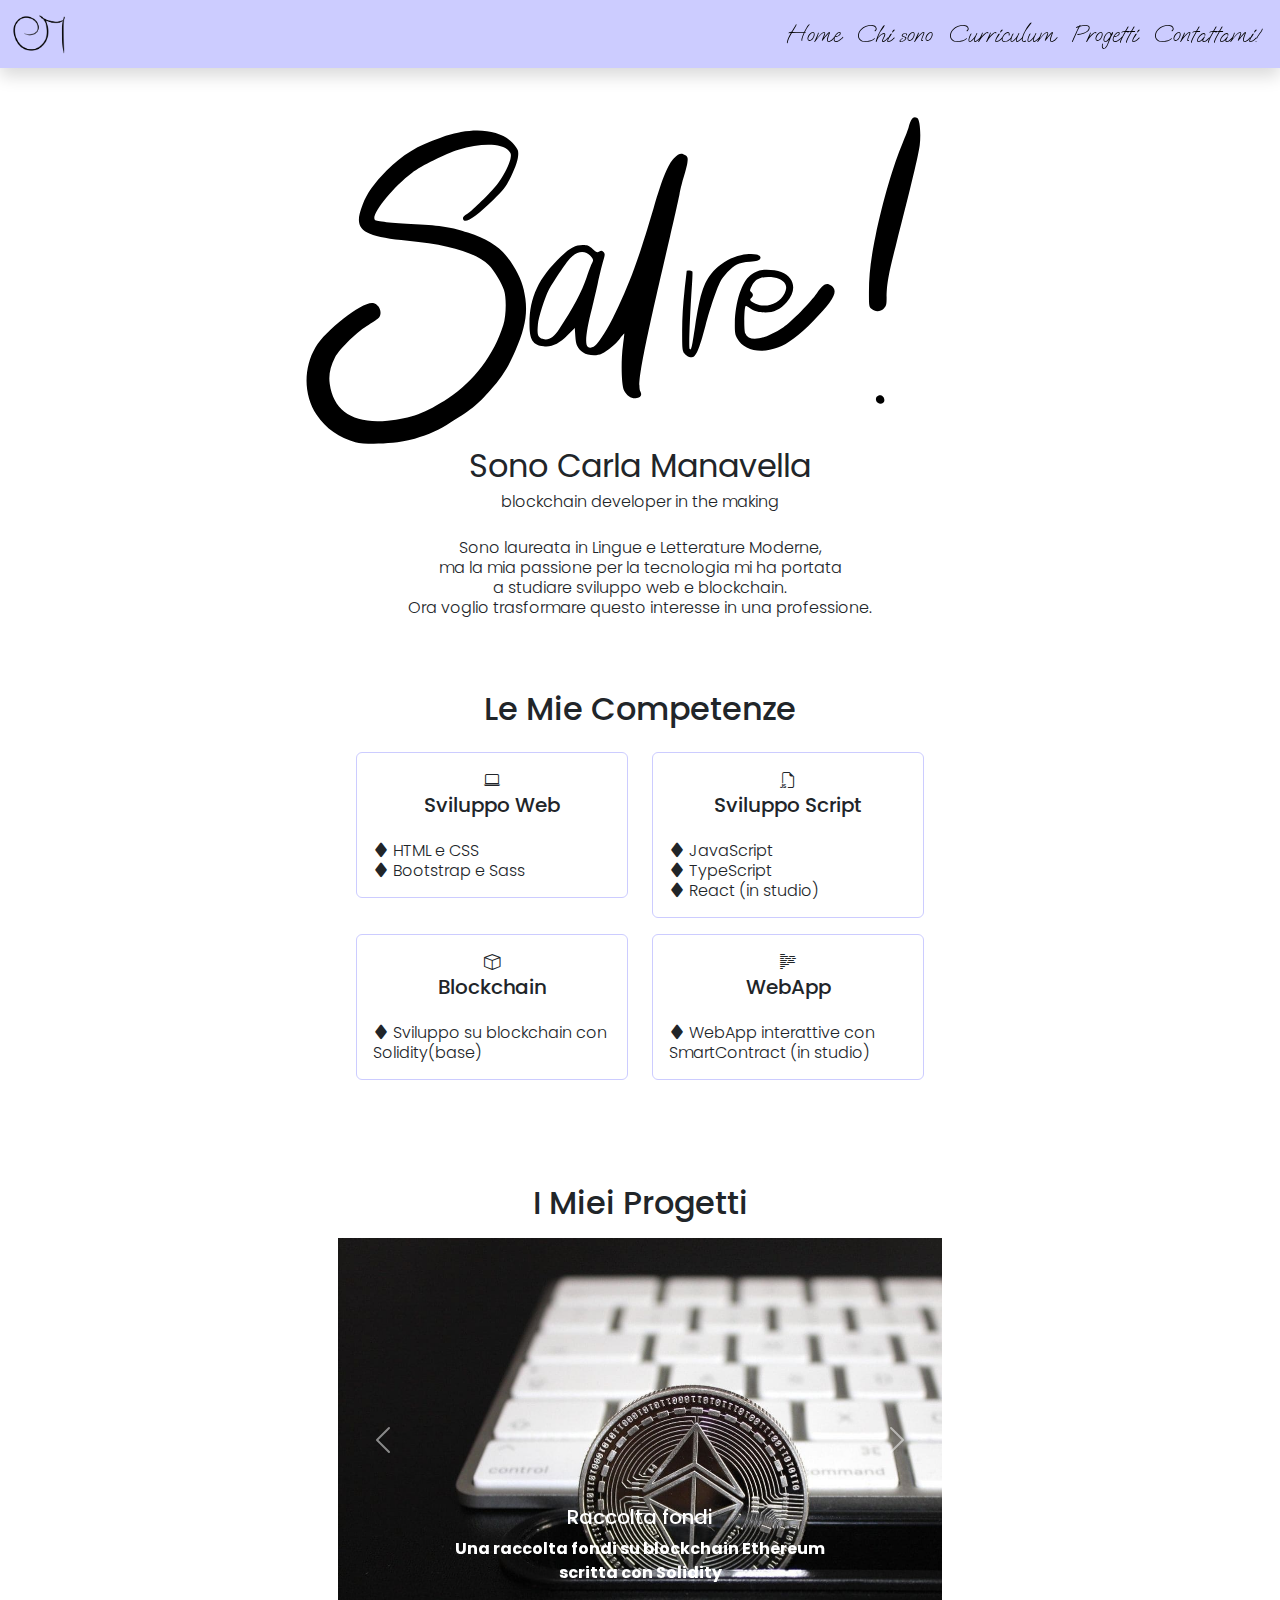
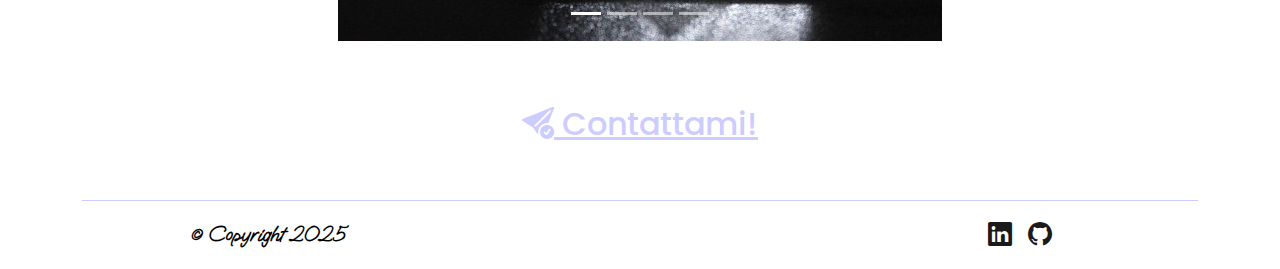
<file: index.html>
<!DOCTYPE html>
<html lang="it">

<head>
  <meta charset="UTF-8">
  <meta name="viewport" content="width=device-width, initial-scale=1.0">
  <meta name="description"
    content="Esplora il portfolio di Carla Manavella: progetti innovativi in Blockchain, Solidity e Web Development. La tua futura sviluppatrice Web3.">
  <meta name="author" content="Carla Manavella">
  <meta name="robots" content="index, follow">
  <meta property="og:title" content="Carla Manavella: Portfolio di Sviluppo Blockchain e Web3">
  <meta property="og:description"
    content="Immergiti nei progetti di sviluppo Blockchain di Carla Manavella. Dalla Solidity al Web3, scopri il futuro della tecnologia.">
  <meta property="og:image" content="https://carlaisabelle.github.io/CM_Portfolio/assets/img/bitcoin-2-89.png">
  <meta property="og:image:width" content="1200">
  <meta property="og:image:height" content="630">
  <meta property="og:url" content="https://carlaisabelle.github.io/CM_Portfolio/index.html">
  <meta property="og:locale" content="it_IT">
  <title>Carla Manavella | Sviluppatrice Blockchain & Web | Portfolio Ufficiale</title>
  <link rel="stylesheet" href="assets/css/style.css">
  <link rel="icon" type="image/x-icon" href="assets/img/favicon.ico">
</head>

<body>

  <!--Navbar-->
  <nav class="navbar navbar-expand-lg bg-primary shadow sticky-top" aria-roledescription="navbar">
    <div class="container-fluid">
      <a class="navbar-brand" href="index.html">
        <img src="assets/img/sigla_cm.png" alt="CM" width="55">
      </a>
      <div class="navbar-link justify-content-end" role="navigation">
        <!--Con questo div, il menù si sposta verso destra/This moves the section on the right side of the page-->
        <button class="navbar-toggler" type="button" data-bs-toggle="collapse" data-bs-target="#navbarlinks"
          aria-controls="navbarlinks" aria-expanded="false" aria-label="Toggle navigation">
          <i class="bi bi-book"></i><!--Icona personalizzata/Custom toggle icon-->
        </button>
        <div class="collapse navbar-collapse" id="navbarlinks">
          <ul class="navbar-nav me-auto mb-2 mb-lg-0">
            <li class="nav-item">
              <a class="nav-link cursiveStyle nav-item--navActive" aria-current="page"
                href="index.html">Home</a><!--La pagina è active/This page is active-->
            </li>
            <li class="nav-item">
              <a class="nav-link cursiveStyle" href="about.html">Chi sono</a>
            </li>
            <li class="nav-item">
              <a class="nav-link cursiveStyle" href="cv.html">Curriculum</a>
            </li>
            <li class="nav-item">
              <a class="nav-link cursiveStyle" href="projects.html">Progetti</a>
            </li>
            <li class="nav-item">
              <a class="nav-link cursiveStyle" href="contacts.html">Contattami!</a>
            </li>
          </ul>
        </div>
      </div>
    </div>
  </nav>
  <!--Fine della navbar/End of navbar-->

  <!--Contenuto principale della pagina/Main content of the page-->
  <main class="page">

    <!--Saluto, breve descrizione e immagine/Greeting, short description, picture-->
    <div class="container mb-5 hello">
      <div class="col-md-8 col-lg-10 col-xl-8 mt-sm-3 mt-md-5 mx-auto hello__imagebox">
        <img src="assets/img/1.svg" alt="Salve!" class="hello__image mx-auto" aria-label="heading">
      </div>
      <div class="text-center mx-1 mx-md-auto">
        <h1 class="hello__name mb-1">Sono Carla Manavella</h1>
        <p class="hello__catchphrase mt-1">blockchain developer in the making</p>
      </div>
      <div class="text-center mx-3 mx-md-auto mt-4">
        <h2 style="display: none;">Chi sono</h2>
        <p class="hello__myStory lh-sm mt-2 mb-0">Sono laureata in Lingue e Letterature Moderne,</p>
        <p class="hello__myStory lh-sm mb-0">ma la mia passione per la tecnologia mi ha portata</p>
        <p class="hello__myStory lh-sm mb-0">a studiare sviluppo web e blockchain.</p>
        <p class="hello__myStory lh-sm mt-0">Ora voglio trasformare questo interesse in una professione.</p>
      </div>
    </div>

    <!--Fine saluto etc./End of opening greeting etc.-->

    <div class="separation-line"></div>

    <!--Competenze/Skills-->
    <div class="row text-center mx-auto mb-5 d-flex justify-content-center mainHomeContent">
      <div class="col-sm-12 col-md-6 col-xxl-3 mx-sm-3">
        <h2 class="text-center mt-4 mb-3 cursiveStyle mainHomeContent__title-section">Le Mie Competenze</h2>

        <div class="container mt-4 mb-5 mx-auto mainHomeContent__skillContainer">
          <div class="row mx-auto">
            <div class="col-10 col-md-6 mb-3 mb-sm-0 mx-auto text-center">
              <div class="card border-primary mb-3">
                <div class="card-body">
                  <!--Web development-->
                  <i class="bi bi-laptop"></i>
                  <h5 class="card-title text-center cursiveStyle">Sviluppo Web</h5>
                  <p class="lh-sm mt-4 mb-0 text-start text-start"><i class="bi bi-suit-diamond-fill"></i> HTML e CSS
                  </p>
                  <p class="lh-sm mb-0 text-start text-start"><i class="bi bi-suit-diamond-fill"></i> Bootstrap e Sass
                  </p>
                </div>
              </div>
            </div>
            <div class="col-10 col-md-6 mb-3 mb-sm-0 mx-auto text-center">
              <div class="card border-primary mb-3">
                <div class="card-body">
                  <!--JavaScript etc.-->
                  <i class="bi bi-filetype-js"></i>
                  <h5 class="card-title text-center cursiveStyle">Sviluppo Script</h5>
                  <p class="lh-sm mt-4 mb-0 text-start text-start"><i class="bi bi-suit-diamond-fill"></i> JavaScript
                  </p>
                  <p class="lh-sm mb-0 text-start text-start"><i class="bi bi-suit-diamond-fill"></i> TypeScript
                    <!--<span class="inStudio">(in studio)</span>--></p>
                  <p class="lh-sm mb-0 text-start text-start"><i class="bi bi-suit-diamond-fill"></i> React <span
                      class="inStudio">(in studio)</span></p>
                </div>
              </div>
            </div>
          </div>
          <div class="row mx-auto">
            <div class="col-10 col-md-6 mb-3 mb-sm-0 mx-auto text-center">
              <div class="card border-primary mb-3">
                <div class="card-body">
                  <!--Sviluppo blockchain-->
                  <i class="bi bi-box mx-auto"></i>
                  <h5 class="card-title text-center cursiveStyle">Blockchain</h5>
                  <p class="card-text lh-sm mt-4 mb-0 text-start"><i class="bi bi-suit-diamond-fill"></i> Sviluppo su
                    blockchain con Solidity<span class="inStudio">(base)</span></p>
                </div>
              </div>
            </div>
            <div class="col-10 col-md-6 mb-3 mb-sm-0 mx-auto text-center">
              <div class="card border-primary mb-3">
                <div class="card-body">
                  <!--WebApp interattive-->
                  <i class="bi bi-body-text"></i>
                  <h5 class="card-title text-center cursiveStyle">WebApp</h5>
                  <p class="card-text lh-sm mt-4 mb-0 text-start"><i class="bi bi-suit-diamond-fill"></i> WebApp
                    interattive con SmartContract <span class="inStudio">(in studio)</span></p>
                </div>
              </div>
            </div>
          </div>
        </div>
      </div>
      <!--Fine competenze/End of skills-->

      <!--  <p class="text-center mb-3 mb-md-2"><i class="bi bi-suit-diamond-fill"></i> HTML, CSS, Bootstrap, Sass;</p>
      <p class="text-center mb-3 mb-md-2"><i class="bi bi-suit-diamond-fill"></i> Solidity (base), sviluppo su blockchain;</p>
      <p class="text-center mb-3 mb-md-2"><i class="bi bi-suit-diamond-fill"></i> JavaScript, React, TypeScript (in studio);</p>
      <p class="text-center mb-3 mb-md-2"><i class="bi bi-suit-diamond-fill"></i> WebApp interattive con Smart Contract (in studio).</p>-->


      <div class="separation-line"></div>

      <!--Carosello con anteprime progetti/Carousel with projects previews-->
      <div class="container mx-auto mt-3 mb-5">
        <h2 class="text-center mt-4 mb-3 cursiveStyle mainHomeContent__title-section">I Miei Progetti</h2>
        <div class="row mx-auto mb-3">
          <div class="col-12 col-md-8 col-xl-6 mx-auto">
            <div id="carouselProjects" class="carousel slide">
              <div class="carousel-indicators">
                <button type="button" data-bs-target="#carouselProjects" data-bs-slide-to="0" class="active"
                  aria-current="true" aria-label="Slide 1"></button>
                <button type="button" data-bs-target="#carouselProjects" data-bs-slide-to="1"
                  aria-label="Slide 2"></button>
                <button type="button" data-bs-target="#carouselProjects" data-bs-slide-to="2"
                  aria-label="Slide 3"></button>
                <button type="button" data-bs-target="#carouselProjects" data-bs-slide-to="3"
                  aria-label="Slide 4"></button>
              </div>
              <!--Inizio contenuto carosello/Start carousel content-->
              <div class="carousel-inner">
                <!--Inizio elemento carosello/Start carousel item-->
                <div class="carousel-item active">
                  <img src="assets/img/Carousel-Ethereum.jpg" class="d-block w-100 mx-auto"
                    alt="Raccolta fondi Solidity su blockchain Ethereum">
                  <a href="projects.html#raccoltaFondi" target="_blank">
                    <div class="carousel-info">
                      <div class="carousel-caption">
                        <h5 class="cursiveStyle">Raccolta fondi</h5>
                        <p>Una raccolta fondi su blockchain Ethereum scritta con Solidity</p>
                      </div>
                    </div>
                  </a>
                </div>
                <!--Fine elemento carosello/End carousel element-->
                <!--Inizio elemento carosello/Start carousel item-->
                <div class="carousel-item">
                  <img src="assets/img/Carousel-IncluDO.jpg" class="d-block w-100 mx-auto"
                    alt="Applicazione TypeScript per IncluDO">
                  <a href="projects.html#incluDO" target="_blank">
                    <div class="carousel-info">
                      <div class="carousel-caption">
                        <h5 class="cursiveStyle">IncluDO</h5>
                        <p>App in TypeScript scritta per la (fittizia) agenzia formativa IncluDO.</p>
                      </div>
                    </div>
                  </a>
                </div>
                <!--Fine elemento carosello/End carousel element-->
                <!--Inizio elemento carosello/Start carousel item-->
                <div class="carousel-item">
                  <img src="assets/img/Carousel-Contatore.jpg" class="d-block w-100 mx-auto"
                    alt="Contatore con JavaScript">
                  <a href="projects.html#js-contatore" target="_blank">
                    <div class="carousel-info">
                      <div class="carousel-caption">
                        <h5 class="cursiveStyle">Contatore</h5>
                        <p>Contatore in JavaScript che incrementa o decrementa i suoi valori con un click.</p>
                      </div>
                    </div>
                  </a>
                </div>
                <!--Fine elemento carosello/End carousel element-->
                <!--Inizio elemento carosello/Start carousel item-->
                <div class="carousel-item">
                  <img src="assets/img/Carousel-Progetti.jpg" class="d-block w-100 mx-auto"
                    alt="I progetti di Carla Manavella">
                  <a href="projects.html">
                    <div class="carousel-info">
                      <div class="carousel-caption">
                        <h5 class="cursiveStyle">Tutti i progetti</h5>
                        <p>Vedi tutti i progetti su cui ho lavorato.</p>
                      </div>
                    </div>
                  </a>
                </div>
                <!--Fine elemento carosello/End carousel element-->
              </div>
              <button class="carousel-control-prev" type="button" data-bs-target="#carouselProjects"
                data-bs-slide="prev">
                <span class="carousel-control-prev-icon" aria-hidden="true"></span>
                <span class="visually-hidden">Previous</span>
              </button>
              <button class="carousel-control-next" type="button" data-bs-target="#carouselProjects"
                data-bs-slide="next">
                <span class="carousel-control-next-icon" aria-hidden="true"></span>
                <span class="visually-hidden">Next</span>
              </button>
            </div>
          </div>
        </div>
        <!--Fine carosello con anteprime progetti/End of carousel with projects previews-->
      </div>

      <div class="separation-line"></div>

      <div class="container text-center mainHomeContent__linkToContact">
        <h2 class="mx-auto cursiveStyle"><a href="contacts.html"><i class="bi bi-send-check-fill"></i> Contattami!</a>
        </h2>
      </div>
      <!-- <div class="container mx-auto">
        <div class="row">
          <div class="col-sm-12 col-md-8 col-xl-5 mt-1 mx-auto text-center">
            <img src="assets/img/bitcoin-2-89.png" alt="Giovane donna che impila bitcoin"
              class="img-fluid mx-auto mainHomeContent__womanPicture">
          </div>
        </div>
      </div> -->
  </main>

  <!--Footer-->
  <div class="container">
    <footer class="d-flex flex-wrap justify-content-between align-items-center py-3 mt-5 mt-md-4 mb-0 footer">
      <div class="col-md-4 d-flex align-items-center justify-content-center">
        <span class="mb-3 mb-md-0 cursiveStyle footer__copy">&copy; Copyright 2025</span>
      </div>
      <ul class="nav col-md-4 justify-content-center list-unstyled d-flex">
        <li class="ms-3"><a href="https://www.linkedin.com/in/carla-manavella-3b079bb5/" aria-label="Instagram"
            target="_blank"><i class="bi bi-linkedin"></i></a></li>
        <li class="ms-3"><a href="https://github.com/Carlaisabelle" aria-label="GitHub" target="_blank"><i
              class="bi bi-github"></i></a></li>
      </ul>
    </footer>
  </div>
  <!--Fine del footer/End of footer-->

  <script src="assets/js/bootstrap.bundle.min.js"></script>
</body>

</html>
</file>
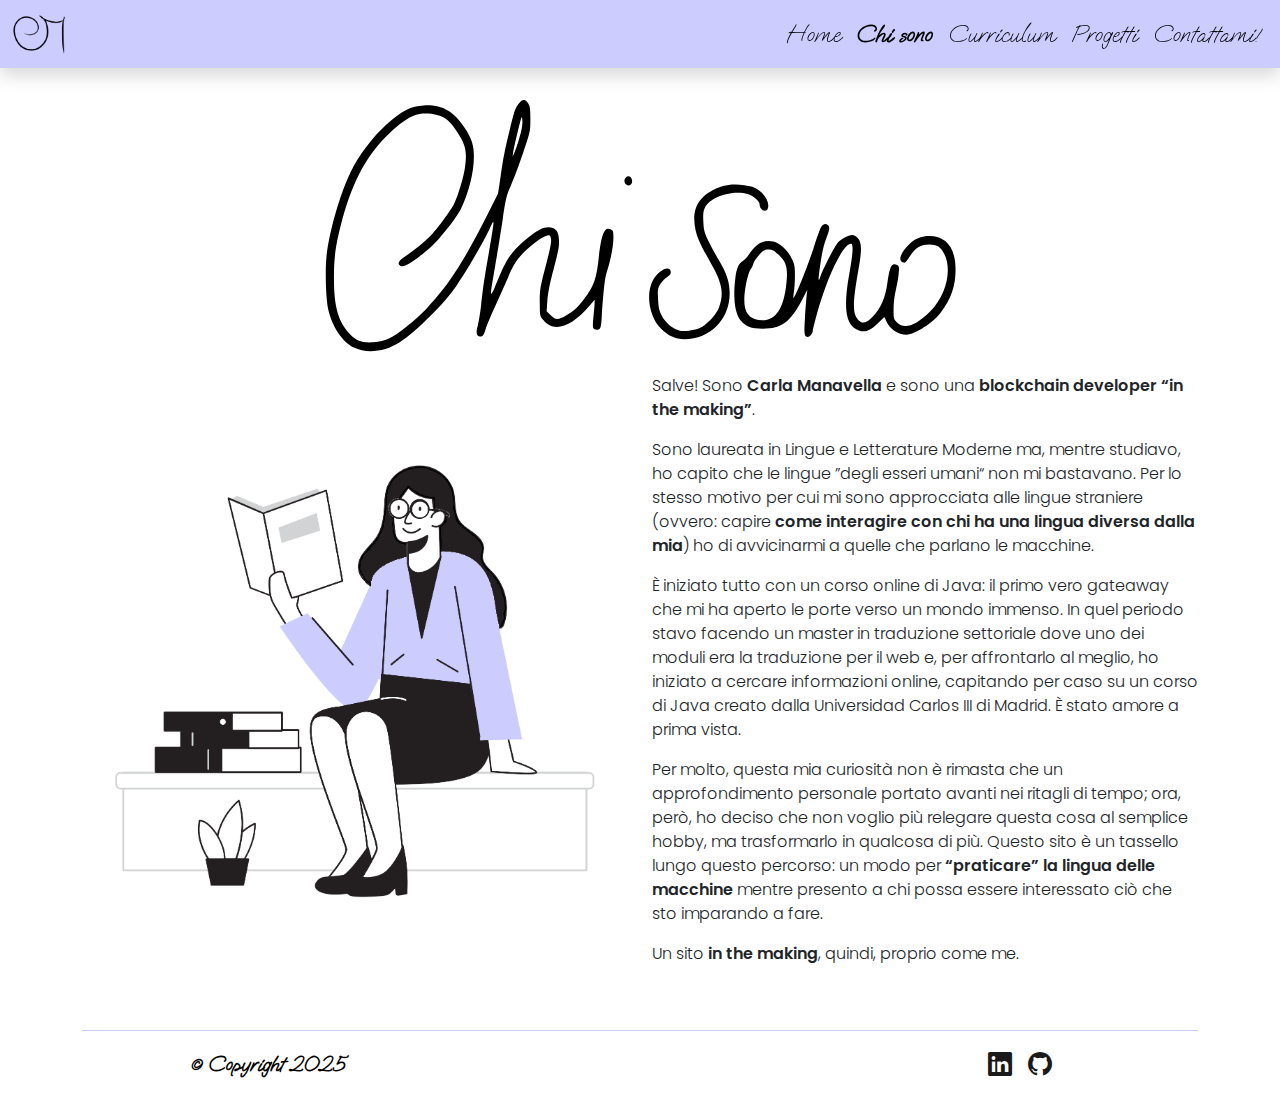
<file: about.html>
<!DOCTYPE html>
<html lang="it">
<head>
  <meta charset="UTF-8">
  <meta name="viewport" content="width=device-width, initial-scale=1">
  <title>Chi sono</title>
  <link rel="stylesheet" href="assets/css/style.css">
  <link rel="icon" type="image/x-icon" href="assets/img/favicon.ico">
</head>
<body>

   <!--Navbar-->
    <nav class="navbar navbar-expand-lg bg-primary  shadow sticky-top">
      <div class="container-fluid">
        <a class="navbar-brand" href="index.html">
          <img src="assets/img/sigla_cm.png" alt="CM" width="55">
        </a>
        <div class="navbar-link justify-content-end" role="navigation"><!--Così il menù si sposta verso destra/This moves the section on the right side of the page-->
          <button class="navbar-toggler" type="button" data-bs-toggle="collapse" data-bs-target="#navbarlinks" aria-controls="navbarlinks" aria-expanded="false" aria-label="Toggle navigation">
            <i class="bi bi-book"></i><!--Icona personalizzata/Custom toggle icon-->
          </button>
          <div class="collapse navbar-collapse" id="navbarlinks">
            <ul class="navbar-nav me-auto mb-2 mb-lg-0">
              <li class="nav-item">
                <a class="nav-link" href="index.html">Home</a>
              </li>
              <li class="nav-item">
                <a class="nav-link active" href="about.html" aria-current="page">Chi sono</a><!--La pagina è attiva/This page is active-->
              </li>
              <li class="nav-item">
                <a class="nav-link" href="cv.html">Curriculum</a>
              </li>
              <li class="nav-item">
                <a class="nav-link" href="projects.html">Progetti</a>
              </li>
              <li class="nav-item">
                <a class="nav-link" href="contacts.html">Contattami!</a>
              </li>
            </ul>
          </div>
        </div>
      </div>
    </nav>
  <!--Fine navbar/End of navbar-->

  <!--Contenuto principale della pagina/Main content of the page-->
  <div class="page">

    <!--Immagine titolo di pagina/Image used as page heading-->
    <div class="text-center mx-auto title title--about">
      <img src="assets/img/2.svg" alt="Chi sono" class="img-fluid title__image" aria-label="heading" role="heading">
    </div>
    <!--Fine titolo di pagina/End of image used as main heading-->

    <div class="container about">
      <div class="row d-flex align-items-center mb-5">
        <div class="col-12 col-lg-6">
          <img src="assets/img/book-lover-44.png" alt="Carla Manavella" class="img-fluid about__image-smallScreen">
        </div>
        <div class="col-12 col-lg-6 about__text">
          <img src="assets/img/book-lover-44.png" alt="Carla Manavella" class="img-fluid about__image-bigScreen">
          <p>Salve! Sono <strong>Carla Manavella</strong> e sono una <strong>blockchain developer &ldquo;in the making&rdquo;</strong>.</p>
          <p>Sono laureata in Lingue e Letterature Moderne ma, mentre studiavo, ho capito che le lingue &rdquo;degli esseri umani&ldquo; non mi bastavano. Per lo stesso motivo per cui mi sono approcciata alle lingue straniere (ovvero: capire <strong>come interagire con chi ha una lingua diversa dalla mia</strong>) ho di avvicinarmi a quelle che parlano le macchine.</p>
          <p>È iniziato tutto con un corso online di Java: il primo vero gateaway che mi ha aperto le porte verso un mondo immenso. In quel periodo stavo facendo un master in traduzione settoriale dove uno dei moduli era la traduzione per il web e, per affrontarlo al meglio, ho iniziato a cercare informazioni online, capitando per caso su un corso di Java creato dalla Universidad Carlos III di Madrid. È stato amore a prima vista.</p>
          <p>Per molto, questa mia curiosità non è rimasta che un approfondimento personale portato avanti nei ritagli di tempo; ora, però, ho deciso che non voglio più relegare questa cosa al semplice hobby, ma trasformarlo in qualcosa di più. Questo sito è un tassello lungo questo percorso: un modo per <strong>&ldquo;praticare&rdquo; la lingua delle macchine</strong> mentre presento a chi possa essere interessato ciò che sto imparando a fare.</p>
          <p>Un sito <strong>in the making</strong>, quindi, proprio come me.</p>
        </div>
      </div>

    </div>
  </div>

  <!--Footer-->
  <div class="container">
    <footer class="d-flex flex-wrap justify-content-between align-items-center py-3 mt-5 mt-md-4 mb-0 footer">
      <div class="col-md-4 d-flex align-items-center justify-content-center">
        <span class="mb-3 mb-md-0 footer__copy">&copy; Copyright 2025</span>
      </div>
      <ul class="nav col-md-4 justify-content-center list-unstyled d-flex">
        <li class="ms-3"><a href="https://www.linkedin.com/in/carla-manavella-3b079bb5/" aria-label="Instagram" target="_blank"><i class="bi bi-linkedin"></i></a></li>
        <li class="ms-3"><a href="https://github.com/Carlaisabelle" aria-label="GitHub" target="_blank"><i class="bi bi-github"></i></svg></a></li>
      </ul>
    </footer>
  </div>
  <!--Fine del footer/End of footer-->

  <script src="https://cdn.jsdelivr.net/npm/bootstrap@5.3.0-alpha1/dist/js/bootstrap.bundle.min.js"></script>
</body>
</html>
</file>
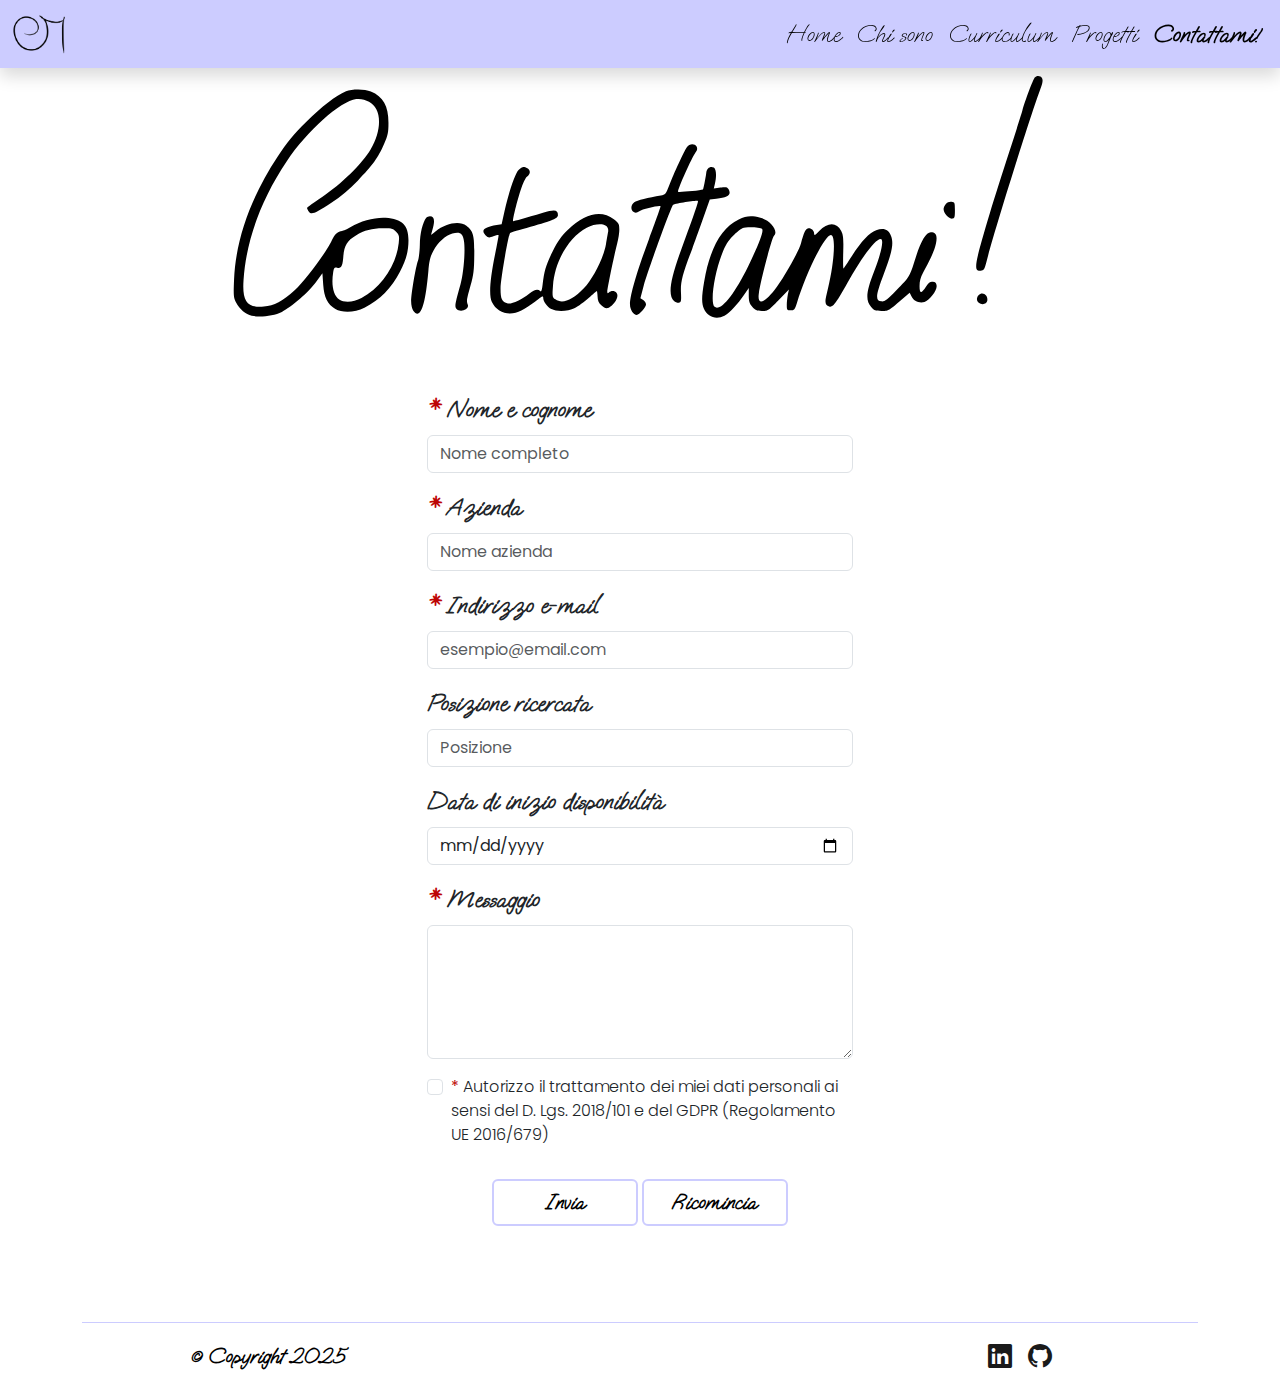
<file: contacts.html>
<!DOCTYPE html>
<html lang="it">
<head>
  <meta charset="UTF-8">
  <meta name="viewport" content="width=device-width, initial-scale=1">
  <title>Contattami</title>
  <link rel="stylesheet" href="assets/css/style.css">
  <link rel="icon" href="assets/img/favicon.ico" type="image/x-icon">
</head>
<body>

  <!--Navbar-->
    <nav class="navbar navbar-expand-lg bg-primary shadow sticky-top">
      <div class="container-fluid">
        <a class="navbar-brand" href="index.html">
          <img src="assets/img/sigla_cm.png" alt="CM" width="55">
        </a>
        <div class="navbar-link justify-content-end" role="navigation"><!--Con lo span, il menù si sposta verso destra/This moves the section on the right side of the page-->
          <button class="navbar-toggler" type="button" data-bs-toggle="collapse" data-bs-target="#navbarlinks" aria-controls="navbarlinks" aria-expanded="false" aria-label="Toggle navigation">
            <i class="bi bi-book"></i><!--Icona personalizzata/Custom toggle icon-->
          </button>
          <div class="collapse navbar-collapse" id="navbarlinks">
            <ul class="navbar-nav me-auto mb-2 mb-lg-0">
              <li class="nav-item">
                <a class="nav-link" aria-current="page" href="index.html">Home</a>
              </li>
              <li class="nav-item">
                <a class="nav-link" href="about.html">Chi sono</a>
              </li>
              <li class="nav-item">
                <a class="nav-link" href="cv.html">Curriculum</a>
              </li>
              <li class="nav-item">
                <a class="nav-link" href="projects.html">Progetti</a>
              </li>
              <li class="nav-item">
                <a class="nav-link active" href="contacts.html" aria-current="page">Contattami!</a><!--La pagina è active/This page is active-->
              </li>
            </ul>
          </div>
        </div>
      </div>
    </nav>
  <!--Fine della navbar/End of navbar-->

  <!--Contenuto principale della pagina/Main content of the page-->
  <div class="page">

    <!--Immagine titolo di pagina/Image used as page heading-->
    <div class="text-center mx-auto pb-5 mb-3 title title--contacts">
      <img src="assets/img/5.svg" alt="Contattami!" class="img-fluid title__image" aria-label="heading" role="heading">
    </div>
    <!--Fine immagine usata come titolo/End of image used as heading-->

    <!--Inizio del form/Form start-->
    <div class="col-8 col-lg-4 mx-auto mb-5">
      <form action="https://formsubmit.co/83c45f5098ac9cd6f38989601d410a52" method="POST" id="contact-form" class="info-form needs-validation" novalidate>
        <input type="hidden" name="_subject" value="Hai un nuovo messaggio!">
        <input type="hidden" name="_blacklist" value="spammy pattern, banned term, phrase">

        <div class="mx-auto mb-3"><!--Input nome e cognome di chi contatta/Input for name and surname of who's submitting the form-->
          <label for="name" class="form-label"><span class="required-star">*</span> Nome e cognome</label>
          <input type="text" class="form-control" id="name" name="name" placeholder="Nome completo" aria-label="Nome e cognome" required>
          <div class="invalid-feedback">Per favore, inserisci qui il tuo nome completo</div>
        </div>
  
        <div class="mx-auto mb-3"><!--Input nome azienda/Input for company name-->
          <label for="company" class="form-label"><span class="required-star">*</span> Azienda</label>
          <input type="text" class="form-control" id="company" name="company" placeholder="Nome azienda" aria-label="Azienda" required>
          <div class="invalid-feedback">Per favore, inserisci qui il nome dell&lsquo;azienda</div>
        </div>
  
        <div class="mx-auto mb-3"><!--Input indirizzo email/Input for email address of who's submitting the form-->
          <label for="email" class="form-label"><span class="required-star">*</span> Indirizzo e-mail</label>
          <input type="email" class="form-control" id="email" name="email" placeholder="esempio@email.com" aria-label="email" required>
          <div class="invalid-feedback">Per favore, inserisci un indirizzo e-mail valido</div>
        </div>
  
        <div class="mx-auto mb-3"><!--Input posizione ricercata/Input for the description of the searched position-->
          <label for="position" class="form-label">Posizione ricercata</label>
          <input type="text" class="form-control" id="position" name="position" placeholder="Posizione" aria-label="Posizione">
        </div>
  
        <div class="mx-auto mb-3"><!--Input data di inizio disponibilità/Input for starting position date-->
          <label for="date" class="form-label">Data di inizio disponibilità</label>
          <input type="date" class="form-control form-control-date" id="date" name="date">
        </div>

        <div class="mx-auto mb-3"><!--Inpur textarea per messaggio/Textarea for writing the message-->
          <label for="message" class="form-label"><span class="required-star">*</span> Messaggio</label>
          <textarea id="message" name="message" class="form-control" rows="5" required></textarea>
          <div class="invalid-feedback">Per favore, inserisci qui il tuo messaggio</div>
        </div>

        <div class="form-check mb-3 pb-3"><!--Autorizzazione trattamento dati personali/Privacy authorization-->
          <input class="form-check-input" type="checkbox" value="" id="checkAuthorization" required>
          <label class="checkAuthorization" for="checkAuthorization">
            <span class="required-star">*</span> Autorizzo il trattamento dei miei dati personali ai sensi del D. Lgs. 2018/101 e del GDPR (Regolamento UE 2016/679)
          </label>
          <div class="invalid-feedback">Per proseguire, è necessaria l&lsquo;autorizzazione al trattamento dei dati personali</div>
          </label>
        </div>

        <div class="col-12 text-center mb-5 pb-2 pb-md-5"><!--Pulsante di invio e reset/Submit and reset buttons-->
          <button class="btn btn-outline-primary final-contact-btn" type="submit">Invia</button>
          <button class="btn btn-outline-primary final-contact-btn" type="reset">Ricomincia</button>
        </div>
        <input type="hidden" name="_next" value="http://127.0.0.1:5501/thankyou.html" target="_blank">
      </form>
    </div>
    <!--Fine del form/End of form-->

  </div>
  <!--Fine di content (il contenuto della pagina)/End of main content-->

  <!--Footer-->
  <div class="container">
    <footer class="d-flex flex-wrap justify-content-between align-items-center py-3 mt-5 mt-md-4 mb-0 footer">
      <div class="col-md-4 d-flex align-items-center justify-content-center">
        <span class="mb-3 mb-md-0 footer__copy">&copy; Copyright 2025</span>
      </div>
      <ul class="nav col-md-4 justify-content-center list-unstyled d-flex">
        <li class="ms-3"><a href="https://www.linkedin.com/in/carla-manavella-3b079bb5/" aria-label="Instagram" target="_blank"><i class="bi bi-linkedin"></i></a></li>
        <li class="ms-3"><a href="https://github.com/Carlaisabelle" aria-label="GitHub" target="_blank"><i class="bi bi-github"></i></svg></a></li>
      </ul>
    </footer>
  </div>
  <!--Fine del footer/End of footer-->

  <script src="assets/checkRequired.js"></script>

</body>
</html>
</file>
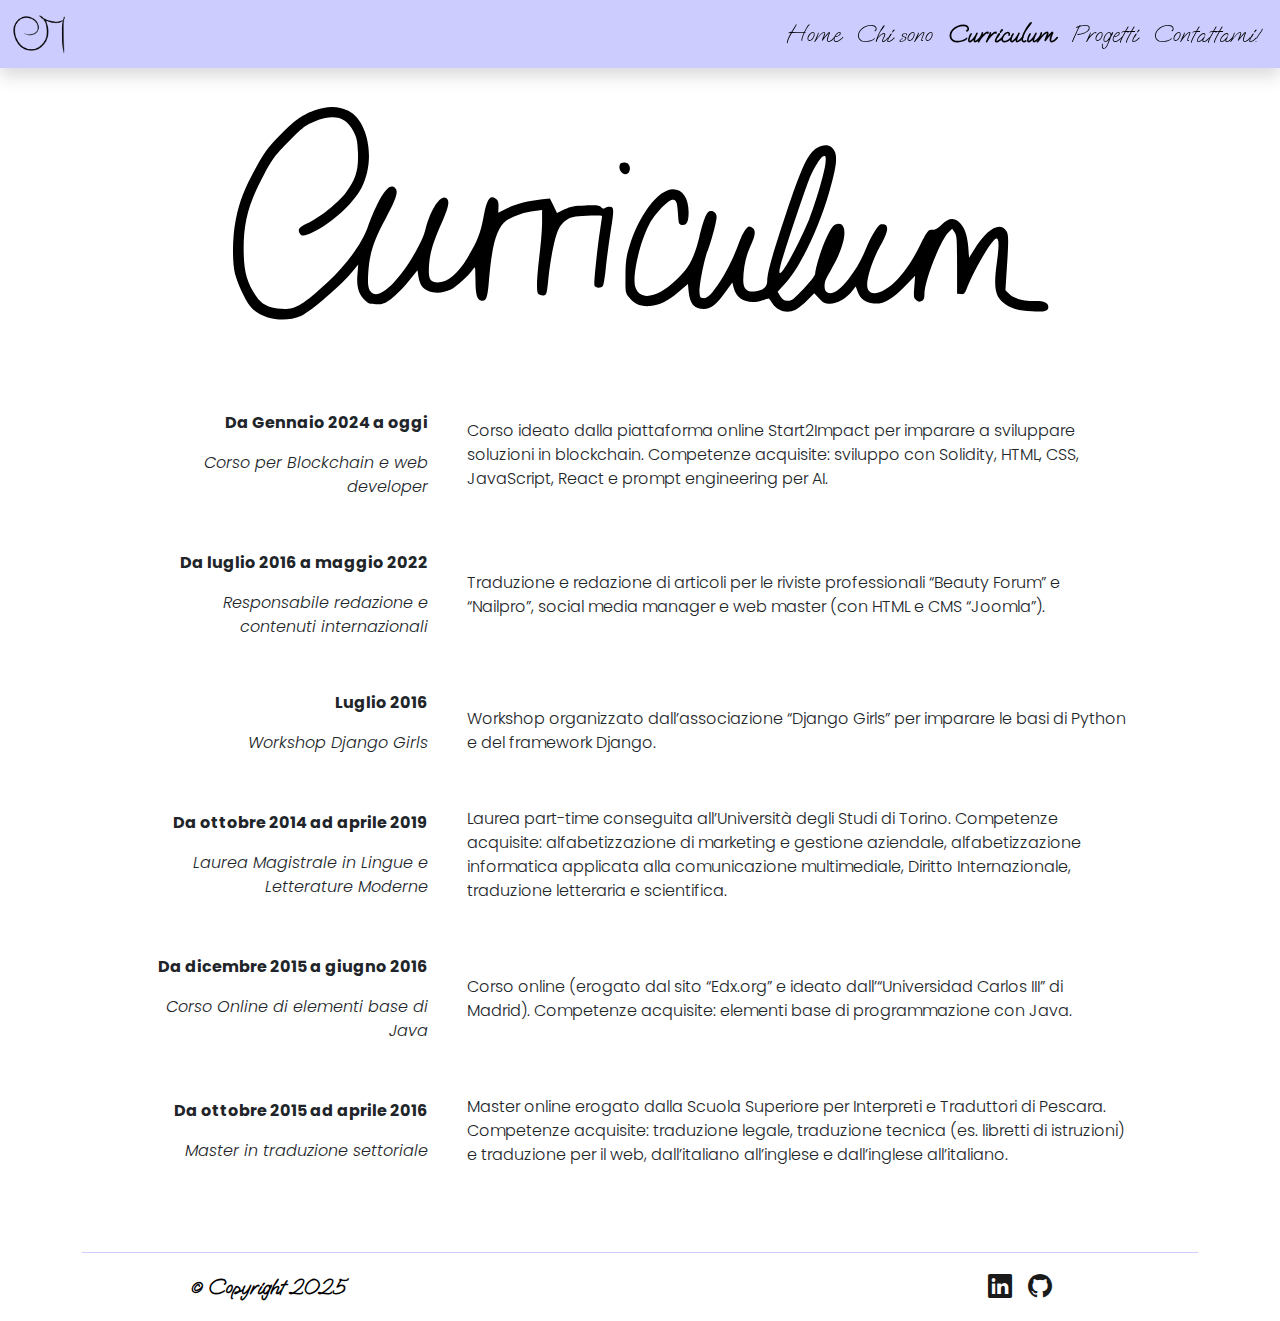
<file: cv.html>
<!DOCTYPE html>
<html lang="it">
<head>
  <meta charset="UTF-8">
  <meta name="viewport" content="width=device-width, initial-scale=1">
  <title>Curriculum</title>
  <link rel="stylesheet" href="assets/css/style.css">
  <link rel="stylesheet" href="assets/css/cv.css">
  <link rel="icon" type="image/x-icon" href="assets/img/favicon.ico">
  <style>
    /*Per dare un po' di stile */
    body, html {
      height: 100%;
    }
    .content {
      min-height: 100vh; /* Fa in modo che il contenuto occupi almeno l'altezza della finestra */
    }
  </style>
</head>
<body>
   <!--Contenuto principale della pagina-->
   <!--Main content of the page-->

   <!--Navbar-->
    <nav class="navbar navbar-expand-lg bg-primary shadow sticky-top">
      <div class="container-fluid">
        <a class="navbar-brand" href="index.html">
          <img src="assets/img/sigla_cm.png" alt="CM" width="55">
        </a>
        <div class="navbar-link justify-content-end" role="navigation"><!--Con lo span, il menù si sposta verso destra / so this part sections moves on the right side of the page-->
          <button class="navbar-toggler" type="button" data-bs-toggle="collapse" data-bs-target="#navbarlinks" aria-controls="navbarlinks" aria-expanded="false" aria-label="Toggle navigation">
            <i class="bi bi-book"></i><!--Icona personalizzata/custom toggle icon-->
          </button>
          <div class="collapse navbar-collapse" id="navbarlinks">
            <ul class="navbar-nav me-auto mb-2 mb-lg-0">
              <li class="nav-item">
                <a class="nav-link" aria-current="page" href="index.html">Home</a>
              </li>
              <li class="nav-item">
                <a class="nav-link" href="about.html">Chi sono</a>
              </li>
              <li class="nav-item">
                <a class="nav-link active" href="cv.html" aria-current="page">Curriculum</a><!--Questa pagina è attiva/This page is active-->
              </li>
              <li class="nav-item">
                <a class="nav-link" href="projects.html">Progetti</a>
              </li>
              <li class="nav-item">
                <a class="nav-link" href="contacts.html">Contattami!</a>
              </li>
            </ul>
          </div>
        </div>
      </div>
    </nav>
  <!--Fine della navbar/End of navbar-->

  <div class="page">
    <!--Immagine titolo di pagina/Image used as page heading-->
    <img class="cv-heading" src="assets/img/3.svg" alt="Curriculum" aria-label="heading" role="heading">
    <!--Fine immagine titolo di pagina/End of image used as page heading-->

    <section class="cv-container"><!--Container per il CV (fatto con sistema grid)/Container for the CV (built with a grid system)-->
      <div class="cv-grid"><!--Grid del CV/CV grid-->

        <!--Voce del CV/CV entry-->
        <div class="cv-cventry">
          <p class="cvdate">Da Gennaio 2024 a oggi</p>
          <p class="cvposition">Corso per Blockchain e web developer</p>
        </div>
        <div class="cv-cvdescript">
          <p>Corso ideato dalla piattaforma online Start2Impact per imparare a sviluppare soluzioni in blockchain. Competenze acquisite: sviluppo con Solidity, HTML, CSS, JavaScript, React e prompt engineering per AI.</p>
        </div>
        <!--Fine voce del CV/End of CV entry-->

        <!--Voce del CV/CV entry-->
        <div class="cv-cventry">
          <p class="cvdate">Da luglio 2016 a maggio 2022</p>
          <p class="cvposition">Responsabile redazione e contenuti internazionali</p>
        </div>
        <div class="cv-cvdescript">
          <p>Traduzione e redazione di articoli per le riviste professionali &ldquo;Beauty Forum&rdquo; e &ldquo;Nailpro&rdquo;, social media manager e web master (con HTML e CMS &ldquo;Joomla&rdquo;).</p>
        </div>
        <!--Fine voce del cv/End of CV entry-->

        <!--Voce del CV/CV entry-->
        <div class="cv-cventry">
          <p class="cvdate">Luglio 2016</p>
          <p class="cvposition">Workshop Django Girls</p>
        </div>
        <div class="cv-cvdescript">
          Workshop organizzato dall&rsquo;associazione &ldquo;Django Girls&rdquo; per imparare le basi di Python e del framework Django.
        </div>
        <!--Fine voce del CV/End of CV entry-->

        <!--Voce del cv/CV entry-->
        <div class="cv-cventry">
          <p class="cvdate">Da ottobre 2014 ad aprile 2019</p>
          <p class="cvposition">Laurea Magistrale in Lingue e Letterature Moderne</p>
        </div>
        <div class="cv-cvdescript">
          <p>Laurea part-time conseguita all&rsquo;Università degli Studi di Torino. Competenze acquisite: alfabetizzazione di marketing e gestione aziendale, alfabetizzazione informatica applicata alla comunicazione multimediale, Diritto Internazionale, traduzione letteraria e scientifica.</p>
        </div>
        <!--Fine voce del CV/End of CV entry-->

        <!--Voce del CV/CV entry-->
        <div class="cv-cventry">
          <p class="cvdate">Da dicembre 2015 a giugno 2016</p>
          <p class="cvposition">Corso Online di elementi base di Java</p>
        </div>
        <div class="cv-cvdescript">
          <p>Corso online (erogato dal sito &ldquo;Edx.org&rdquo; e ideato dall&rsquo;&ldquo;Universidad Carlos III&rdquo; di Madrid). Competenze acquisite: elementi base di programmazione con Java.</p>
        </div>
        <!--Fine voce del CV/End of CV entry-->

        <!--Voce del CV/CV entry-->
        <div class="cv-cventry">
          <p class="cvdate">Da ottobre 2015 ad aprile 2016</p>
          <p class="cvposition">Master in traduzione settoriale</p>
        </div>
        <div class="cv-cvdescript">
          <p>Master online erogato dalla Scuola Superiore per Interpreti e Traduttori di Pescara. Competenze acquisite: traduzione legale, traduzione tecnica (es. libretti di istruzioni) e traduzione per il web, dall&rsquo;italiano all&rsquo;inglese e dall&rsquo;inglese all&rsquo;italiano.</p>
        </div>
        <!--Fine voce del CV/End of CV entry-->
      
      </div><!--Fine grid del CV/End of CV grid-->
    </section><!--Fine CV fatto con sistema grid/End of CV built with grid system--> 
  </div><!--Fine di content (il contenuto della pagina)/End of main content-->

  <!--Footer-->
  <div class="container">
    <footer class="d-flex flex-wrap justify-content-between align-items-center py-3 mt-5 mt-md-4 mb- footer">
      <div class="col-md-4 d-flex align-items-center justify-content-center">
        <span class="mb-3 mb-md-0 footer__copy">&copy; Copyright 2025</span>
      </div>
      <ul class="nav col-md-4 justify-content-center list-unstyled d-flex">
        <li class="ms-3"><a href="https://www.linkedin.com/in/carla-manavella-3b079bb5/" aria-label="Instagram" target="_blank"><i class="bi bi-linkedin"></i></a></li>
        <li class="ms-3"><a href="https://github.com/Carlaisabelle" aria-label="GitHub" target="_blank"><i class="bi bi-github"></i></svg></a></li>
      </ul>
    </footer>
  </div>
  <!--Fine del footer/End of footer-->

  <script src="https://cdn.jsdelivr.net/npm/bootstrap@5.3.0-alpha1/dist/js/bootstrap.bundle.min.js"></script>
</body>
</html>
</file>
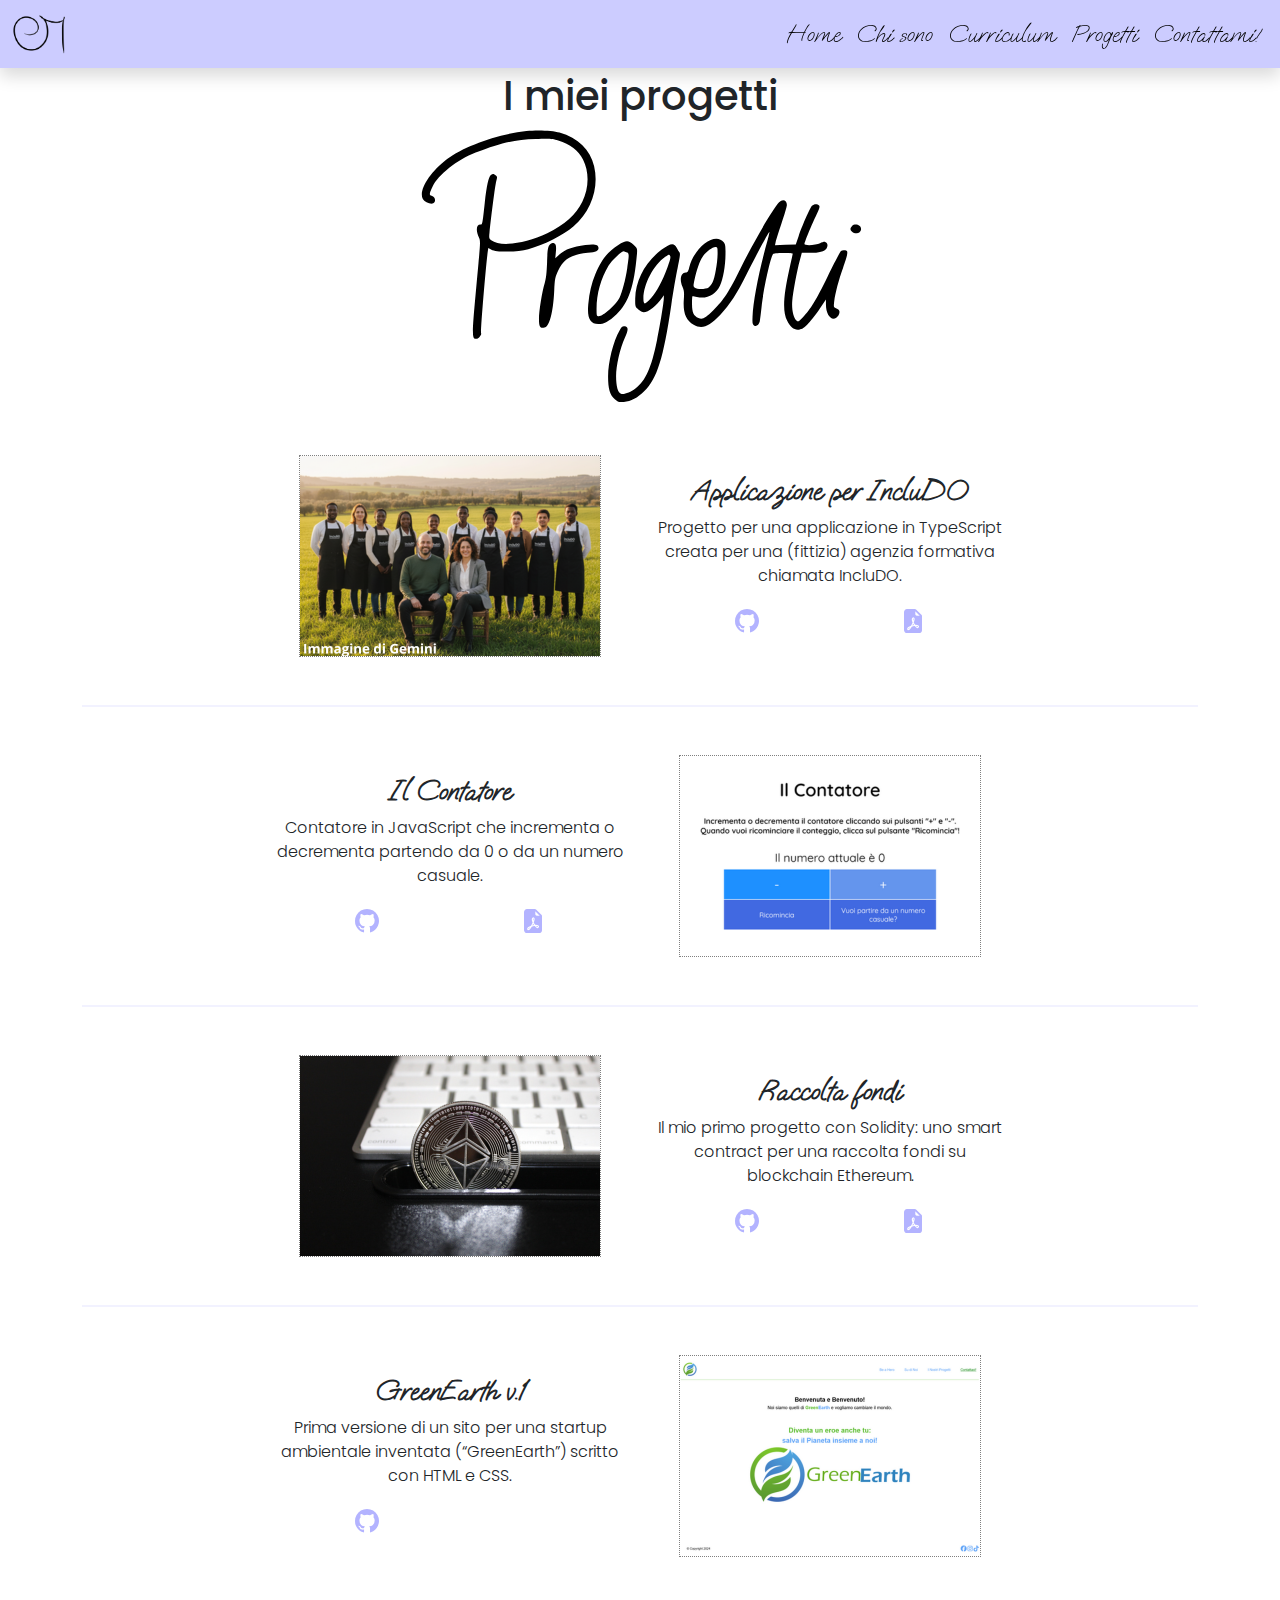
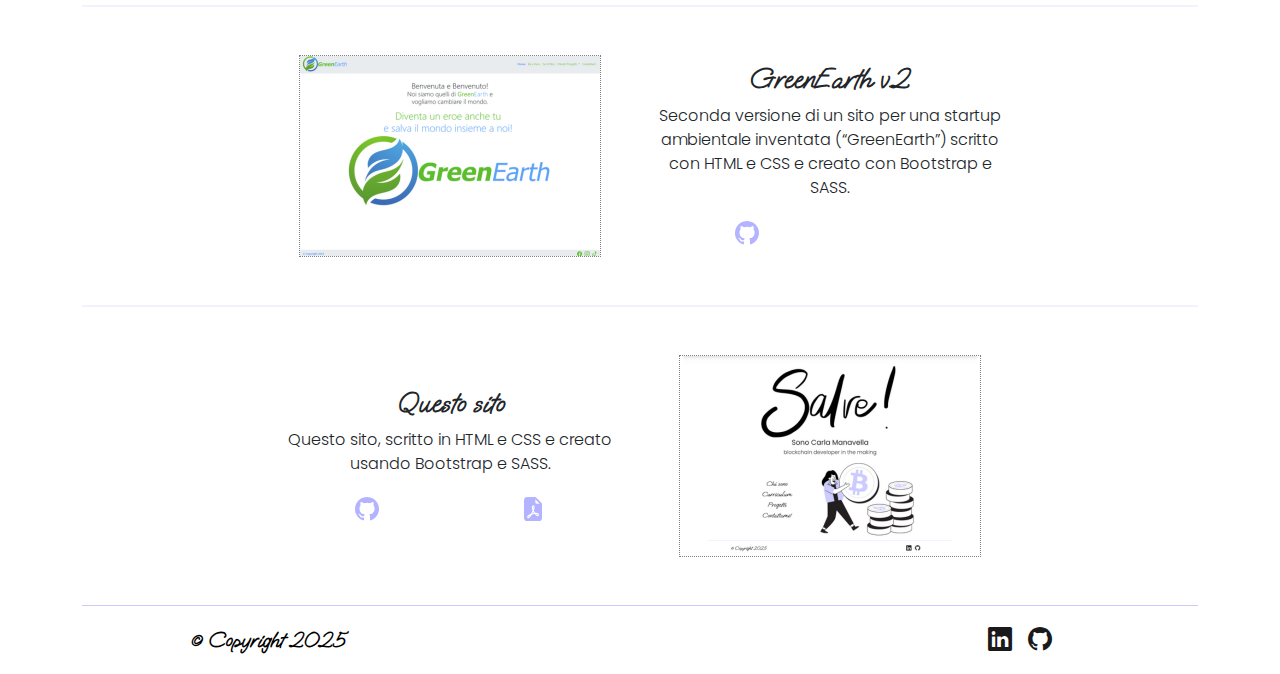
<file: projects.html>
<!DOCTYPE html>
<html lang="it">

<head>
  <meta charset="UTF-8">
  <meta name="viewport" content="width=device-width, initial-scale=1">
  <meta name="description"
    content="Esplora il portfolio progetti di Carla Manavella: dalle DApp in Solidity su Ethereum a siti web responsivi con HTML, CSS, Bootstrap e SASS.">
  <meta name="robots" content="index, follow">
  <meta property="og:title" content="Portfolio Progetti di Carla Manavella | Blockchain & Sviluppo Web">
  <meta property="og:description"
    content="Scopri i miei progetti di sviluppo: dalla raccolta fondi decentralizzata con Solidity a siti web moderni con HTML, CSS, Bootstrap e SASS.">
  <meta property="og:image"
    content="https://carlaisabelle.github.io/CM_Portfolio/assets/img/assets/img/book-lover-44.png">
  <meta property="og:image:width" content="1200">
  <meta property="og:image:height" content="630">
  <meta property="og:type" content="website">
  <meta property="og:locale" content="it_IT">
  <title>I Progetti di Carla Manavella | Blockchain, Web Development, Solidity</title>
  <link rel="stylesheet" href="assets/css/style.css">
  <link rel="icon" type="image/x-icon" href="assets/img/favicon.ico">
</head>

<body>

  <!--Navbar-->
  <nav class="navbar navbar-expand-lg bg-primary shadow sticky-top">
    <div class="container-fluid">
      <a class="navbar-brand" href="index.html">
        <img src="assets/img/sigla_cm.png" alt="CM" width="55">
      </a>
      <div class="navbar-link justify-content-end" role="navigation">
        <!--Così il menù si sposta verso destra/This moves the section on the right side of the page-->
        <button class="navbar-toggler" type="button" data-bs-toggle="collapse" data-bs-target="#navbarlinks"
          aria-controls="navbarlinks" aria-expanded="false" aria-label="Toggle navigation">
          <i class="bi bi-book"></i><!--Icona personalizzata/Custom toggle icon-->
        </button>
        <div class="collapse navbar-collapse" id="navbarlinks">
          <ul class="navbar-nav me-auto mb-2 mb-lg-0">
            <li class="nav-item">
              <a class="nav-link cursiveStyle" aria-current="page" href="index.html">Home</a>
            </li>
            <li class="nav-item">
              <a class="nav-link cursiveStyle" href="about.html">Chi sono</a>
            </li>
            <li class="nav-item">
              <a class="nav-link cursiveStyle" href="cv.html">Curriculum</a>
            </li>
            <li class="nav-item">
              <a class="nav-link cursiveStyle nav-item--navActive" href="projects.html"
                aria-current="page">Progetti</a><!--La pagina è attiva/This page is active-->
            </li>
            <li class="nav-item">
              <a class="nav-link cursiveStyle" href="contacts.html">Contattami!</a>
            </li>
          </ul>
        </div>
      </div>
    </div>
  </nav>
  <!--Fine della navbar/End of navbar-->

  <!--Contenuto principale della pagina/Main content of the page-->
  <main class="page mx-5">

    <!--Immagine titolo di pagina/Image used as page heading-->
    <div class="text-center mt-1 mx-auto title title--projects">
      <h1 class="page-heading">I miei progetti</h1>
      <img src="assets/img/4.svg" alt="Progetti" class="img-fluid title__image" aria-label="heading">
    </div>
    <!--Fine immagine usata come titolo di pagina/End of image used as page heading-->

    <!--////////////////////////////////////////////////////////////////////////////////////
    PROGETTO con immagine a SINISTRA / PROJECT with LEFT image
    PROGETTO PER INCLUDO/INCLUDO PROJECT
    ////////////////////////////////////////////////////////////////////////////////////-->
    <section id="incluDO">
      <!--Immagine a SINISTRA/LEFT image-->
      <div class="container text-center my-5 project">
        <!--Row che contiene il progetto/Row containing the project-->
        <div class="row d-flex flex-row align-items-center justify-content-center">
          <!--IMMAGINE del progetto/Project IMAGE-->
          <div class="col-12 col-sm-6 col-lg-4 justify-content-center">
            <img src="assets/img/projects/Prj-Progetto_Includo_TypeScript.png" alt="Progetto per IncluDO"
              class="img-fluid project__image">
          </div>
          <!--TITOLO e DESCRIZIONE del progetto/Project TITLE and DESCRIPTION-->
          <div class="col-12 col-sm-6 col-lg-4 justify-item-center">
            <h5 class="pt-3 pt-sm-0 cursiveStyle project__head">Applicazione per IncluDO</h5>
            <p class="project__description">Progetto per una applicazione in TypeScript creata per una (fittizia)
              agenzia
              formativa chiamata IncluDO.</p>
            <!--ICONE della presentazione PDF e del link GitHub/PDF presentation and GitHub page ICON LINKS-->
            <div class="container text-center">
              <div class="row d-flex align-items-center justify-items-evenly mx-auto">
                <!--Pagina GitHub del progetto/GitHub project page-->
                <div class="col-6">
                  <a href="https://github.com/Carlaisabelle/IncluDO_app" class="icon-link icon-link-hover"
                    target="_blank">
                    <i class="bi bi-github"></i>
                  </a>
                </div>
                <!--Presentazione PDF/PDF presentation-->
                <div class="col-6">
                  <a href="assets/pdf/Progetto_TypeScript-IncluDO.pdf" class="icon-link icon-link-hover"
                    target="_blank">
                    <i class="bi bi-file-earmark-pdf-fill"></i>
                  </a>
                </div>
              </div>
            </div>
          </div>
        </div>
      </div>
    </section>
    <!--////////////////////////////////////////////////////////////////////////////////////
    FINE PROGETTO con immagine a SINISTRA/END OF PROJECT with LEFT image
    RACCOLTA FONDI SOLIDITY/SOLIDITY FUND RAISE
    ////////////////////////////////////////////////////////////////////////////////////-->

    <!--Divisore tra i progetti/Horizontal rule to divide projects-->
    <div class="container mx-auto project__divider">
      <hr class="border border-primary border-1">
    </div>
    <!--Fine divisore/End of horizontal rule-->


    <!--////////////////////////////////////////////////////////////////////////////////////
    PROGETTO con immagine a DESTRA/PROJECT with RIGHT image
    CONTATORE JAVASCRIPT ONLINE/ONLINE JAVASCRIPT COUNTER
    ////////////////////////////////////////////////////////////////////////////////////-->
    <section id="js-contatore">
      <!--Immagine a DESTRA/RIGHT image-->
      <div class="container text-center my-5 project">
        <div class="row d-flex flex-row flex-sm-row-reverse align-items-center justify-content-center">
          <!--IMMAGINE del progetto/Project IMAGE-->
          <div class="col-12 col-sm-6 col-lg-4 justify-content-center">
            <img src="assets/img/projects/Prj-JS_Counter.png" alt="Contatore con JavaScript"
              class="img-fluid project__image">
          </div>
          <!--TITOLO e DESCRIZIONE del progetto/Project TITLE and DESCRIPTION-->
          <div class="col-12 col-sm-6 col-lg-4 justify-item-center">
            <h5 class="pt-3 pt-sm-0 cursiveStyle project__head" id="js-contatore">Il Contatore</h5>
            <p class="project__description">Contatore in JavaScript che incrementa o decrementa partendo da 0 o da un
              numero casuale.</p>
            <!--ICONE della presentazione e del link GitHub/PDF presentation and GitHub page ICON LINKS-->
            <div class="container text-center">
              <div class="row d-flex align-items-center justify-items-evenly mx-auto">
                <!--Pagina GitHub del progetto/GitHub page-->
                <div class="col-6">
                  <a href="https://github.com/Carlaisabelle/theCounter" class="icon-link icon-link-hover"
                    target="_blank">
                    <i class="bi bi-github"></i>
                  </a>
                </div>
                <!--Presentazione PDF/PDF presentation-->
                <div class="col-6">
                  <a href="assets/pdf/Contatore_JavaScript.pdf" class="icon-link icon-link-hover" target="_blank">
                    <i class="bi bi-file-earmark-pdf-fill"></i>
                  </a>
                </div>
              </div>
            </div>
          </div>
        </div>
      </div>
    </section>
    <!--////////////////////////////////////////////////////////////////////////////////////
    FINE PROGETTO con immagine a DESTRA/END OF PROJECT with RIGHT image
    CONTATORE JAVASCRIPT ONLINE/ONLINE JAVASCRIPT COUNTER
    ////////////////////////////////////////////////////////////////////////////////////-->

    <!--Divisore tra i progetti/Horizontal rule to divide projects-->
    <div class="container mx-auto project__divider">
      <hr class="border border-primary border-1">
    </div>
    <!--Fine divisore/End of horizontal rule-->

    <!--////////////////////////////////////////////////////////////////////////////////////
    PROGETTO con immagine a SINISTRA / PROJECT with LEFT image
    RACCOLTA FONDI SOLIDITY/SOLIDITY FUND RAISE
    ////////////////////////////////////////////////////////////////////////////////////-->
    <section id="raccoltaFondi">
      <!--Immagine a SINISTRA/LEFT image-->
      <div class="container text-center my-5 project">
        <!--Row che contiene il progetto/Row containing the project-->
        <div class="row d-flex flex-row align-items-center justify-content-center">
          <!--IMMAGINE del progetto/Project IMAGE-->
          <div class="col-12 col-sm-6 col-lg-4 justify-content-center">
            <img src="assets/img/projects/Prj-RaccoltaFondi.png" alt="Raccolta fondi Solidity su Ethereum"
              class="img-fluid project__image">
          </div>
          <!--TITOLO e DESCRIZIONE del progetto/Project TITLE and DESCRIPTION-->
          <div class="col-12 col-sm-6 col-lg-4 justify-item-center">
            <h5 class="pt-3 pt-sm-0 cursiveStyle project__head">Raccolta fondi</h5>
            <p class="project__description">Il mio primo progetto con Solidity: uno smart contract per una raccolta
              fondi su blockchain Ethereum.</p>
            <!--ICONE della presentazione PDF e del link GitHub/PDF presentation and GitHub page ICON LINKS-->
            <div class="container text-center">
              <div class="row d-flex align-items-center justify-items-evenly mx-auto">
                <!--Pagina GitHub del progetto/GitHub project page-->
                <div class="col-6">
                  <a href="https://github.com/Carlaisabelle/MyFirstSolidityProject" class="icon-link icon-link-hover"
                    target="_blank">
                    <i class="bi bi-github"></i>
                  </a>
                </div>
                <!--Presentazione PDF/PDF presentation-->
                <div class="col-6">
                  <a href="assets/pdf/Blockchain-raccolta_fondi.pdf" class="icon-link icon-link-hover" target="_blank">
                    <i class="bi bi-file-earmark-pdf-fill"></i>
                  </a>
                </div>
              </div>
            </div>
          </div>
        </div>
      </div>
    </section>
    <!--////////////////////////////////////////////////////////////////////////////////////
    FINE PROGETTO con immagine a SINISTRA/END OF PROJECT with LEFT image
    RACCOLTA FONDI SOLIDITY/SOLIDITY FUND RAISE
    ////////////////////////////////////////////////////////////////////////////////////-->

    <!--Divisore tra i progetti/Horizontal rule to divide projects-->
    <div class="container mx-auto project__divider">
      <hr class="border border-primary border-1">
    </div>
    <!--Fine divisore/End of horizontal rule-->


    <!--////////////////////////////////////////////////////////////////////////////////////
    PROGETTO con immagine a DESTRA/PROJECT with RIGHT image
    GREENEARTH v.1
    ////////////////////////////////////////////////////////////////////////////////////-->
    <section id="greenEarth-1">
      <!--Immagine a DESTRA/RIGHT image-->
      <div class="container text-center my-5 project">
        <div class="row d-flex flex-row flex-sm-row-reverse align-items-center justify-content-center">
          <div class="col-12 col-sm-6 col-lg-4 justify-content-center">
            <!--IMMAGINE del progetto/Project IMAGE-->
            <img src="assets/img/projects/Prj-GreenEarth_v1.png" alt="Sito per GreenEarth - prima versione"
              class="img-fluid project__image">
          </div>
          <!--TITOLO e DESCRIZIONE del progetto/Project TITLE and DESCRIPTION-->
          <div class="col-12 col-sm-6 col-lg-4 justify-item-center">
            <h5 class="pt-3 pt-sm-0 cursiveStyle project__head">GreenEarth v.1</h5>
            <p class="project__description">Prima versione di un sito per una startup ambientale inventata
              (&ldquo;GreenEarth&rdquo;) scritto con HTML e CSS.</p>
            <!--ICONE della presentazione PDF e del link GitHub/PDF presentation and GitHub page ICON LINKS-->
            <div class="container text-center">
              <div class="row d-flex align-items-center justify-items-evenly mx-auto">
                <!--Pagina GitHub del progetto/GitHub project page-->
                <div class="col-6">
                  <a href="https://github.com/Carlaisabelle/GreenEarth_v1" class="icon-link icon-link-hover"
                    target="_blank">
                    <i class="bi bi-github"></i>
                  </a>
                </div>
                <!--Presentazione PDF/PDF presentation-->
                <div class="col-6" hidden>
                  <a href="#" class="icon-link icon-link-hover" target="_blank">
                    <i class="bi bi-file-earmark-pdf-fill"></i>
                  </a>
                </div>
              </div>
            </div>
          </div>
        </div>
      </div>
    </section>
    <!--////////////////////////////////////////////////////////////////////////////////////
    FINE PROGETTO con immagine a DESTRA/END OF PROJECT with RIGHT image
    GREENEARTH v.1
    ////////////////////////////////////////////////////////////////////////////////////-->

    <!--Divisore tra i progetti/Horizontal rule to divide projects-->
    <div class="container mx-auto project__divider">
      <hr class="border border-primary border-1">
    </div>
    <!--Fine divisore/End of horizontal rule-->

    <!--////////////////////////////////////////////////////////////////////////////////////
    PROGETTO con immagine a SINISTRA/PROJECT with LEFT image
    GREENEARTH v.2 
    ////////////////////////////////////////////////////////////////////////////////////-->
    <section id="greenEarth-2">
      <!--Immagine a SINISTRA/LEFT image-->
      <div class="container text-center my-5 project">
        <div class="row d-flex flex-row align-items-center justify-content-center">
          <!--IMMAGINE del progetto/Project IMAGE-->
          <div class="col-12 col-sm-6 col-lg-4 justify-content-center">
            <img src="assets/img/projects/Prj-GreenEarth_v2.png" alt="Sito per startup GreenEarth - seconda versione"
              class="img-fluid project__image">
          </div>
          <!--TITOLO e DESCRIZIONE del progetto/Project TITLE and DESCRIPTION-->
          <div class="col-12 col-sm-6 col-lg-4 justify-item-center">
            <h5 class="pt-3 pt-sm-0 cursiveStyle project__head">GreenEarth v.2</h5>
            <p class="project__description">Seconda versione di un sito per una startup ambientale inventata
              (&ldquo;GreenEarth&rdquo;) scritto con HTML e CSS e creato con Bootstrap e SASS.</p>
            <!--ICONE della presentazione PDF e del link GitHub/PDF presentation and GitHub page ICON LINKS-->
            <div class="container text-center">
              <div class="row d-flex align-items-center justify-items-evenly mx-auto">
                <!--Pagina GitHub del progetto/GitHub project page-->
                <div class="col-6">
                  <a href="https://github.com/Carlaisabelle/GreenEath_v2" class="icon-link icon-link-hover"
                    target="_blank">
                    <i class="bi bi-github"></i>
                  </a>
                </div>
                <!--Presentazione PDF/PDF presentation-->
                <div class="col-6" hidden>
                  <a href="#" class="icon-link icon-link-hover">
                    <i class="bi bi-file-earmark-pdf-fill"></i>
                  </a>
                </div>
              </div>
            </div>
          </div>
        </div>
      </div>
    </section>
    <!--////////////////////////////////////////////////////////////////////////////////////
    FINE DEL PROGETTO con immagine a SINISTRA/END OF PROJECT with LEFT image
    GREENEARTH v.2
    ////////////////////////////////////////////////////////////////////////////////////-->

    <!--Divisore tra i progetti/Horizontal rule to divide projects-->
    <div class="container mx-auto project__divider">
      <hr class="border border-primary border-1">
    </div>
    <!--Fine divisore/End of horizontal rule-->

    <!--////////////////////////////////////////////////////////////////////////////////////
    PROGETTO con immagine a DESTRA/PROJECT with RIGHT image
    QUESTO SITO PORTFOLIO/THIS PORTFOLIO WEBSITE
    ////////////////////////////////////////////////////////////////////////////////////-->
    <section id="mioSito">
      <!--Immagine a DESTRA/RIGHT image-->
      <div class="container text-center my-5 project">
        <div class="row d-flex flex-row flex-sm-row-reverse align-items-center justify-content-center">
          <!--IMMAGINE del progetto/Project IMAGE-->
          <div class="col-12 col-sm-6 col-lg-4 justify-content-center">
            <img src="assets/img/projects/Prj-MySite.png" alt="Sito portfolio di Carla Manavella"
              class="img-fluid project__image">
          </div>
          <!--TITOLO e DESCRIZIONE del progetto/Project TITLE and DESCRIPTION-->
          <div class="col-12 col-sm-6 col-lg-4 justify-item-center">
            <h5 class="pt-3 pt-sm-0 cursiveStyle project__head">Questo sito</h5>
            <p class="project__description">Questo sito, scritto in HTML e CSS e creato usando Bootstrap e SASS.</p>
            <!--ICONE della presentazione e del link GitHub/PDF presentation and GitHub page ICON LINKS-->
            <div class="container text-center">
              <div class="row d-flex align-items-center justify-items-evenly mx-auto">
                <!--Pagina GitHub del progetto/GitHub page-->
                <div class="col-6">
                  <a href="https://github.com/Carlaisabelle/CM_Portfolio" class="icon-link icon-link-hover"
                    target="_blank">
                    <i class="bi bi-github"></i>
                  </a>
                </div>
                <!--Presentazione PDF/PDF presentation-->
                <div class="col-6">
                  <a href="assets/pdf/MySite.pdf" class="icon-link icon-link-hover" target="_blank">
                    <i class="bi bi-file-earmark-pdf-fill"></i>
                  </a>
                </div>
              </div>
            </div>
          </div>
        </div>
      </div>
    </section>
    <!--////////////////////////////////////////////////////////////////////////////////////
    FINE PROGETTO con immagine a DESTRA/END OF PROJECT with RIGHT image
    QUESTO SITO PORTFOLIO/THIS PORTFOLIO WEBSITE
    ////////////////////////////////////////////////////////////////////////////////////-->

    <!--Fine di content (il contenuto della pagina)/End of page content-->
  </main>

  <!--Footer-->
  <div class="container">
    <footer class="d-flex flex-wrap justify-content-between align-items-center py-3 mt-5 mt-md-4 footer">
      <div class="col-md-4 d-flex align-items-center justify-content-center">
        <span class="mb-3 mb-md-0 cursiveStyle footer__copy">&copy; Copyright 2025</span>
      </div>
      <ul class="nav col-md-4 justify-content-center list-unstyled d-flex">
        <li class="ms-3"><a class="footer__icon" href="https://www.linkedin.com/in/carla-manavella-3b079bb5/"
            aria-label="Instagram" target="_blank"><i class="bi bi-linkedin"></i></a></li>
        <li class="ms-3"><a class="footer__icon" href="https://github.com/Carlaisabelle" aria-label="GitHub"
            target="_blank"><i class="bi bi-github"></i></a></li>
      </ul>
    </footer>
  </div>
  <!--Fine del footer/End of footer-->

  <script src="assets/js/bootstrap.bundle.min.js"></script>
</body>

</html>
</file>
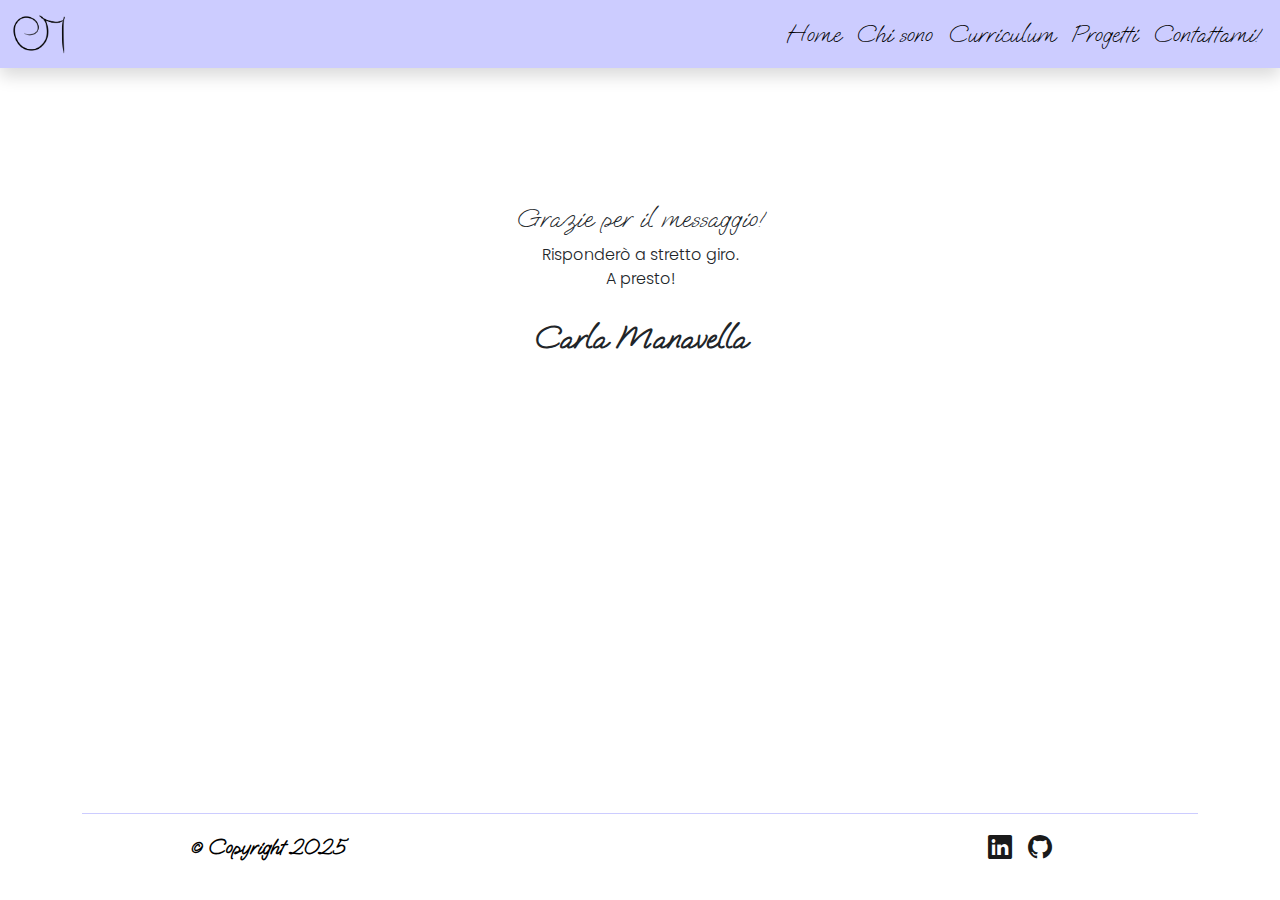
<file: thankyou.html>
<!DOCTYPE html>
<html lang="en">
<head>
    <meta charset="UTF-8">
  <meta name="viewport" content="width=device-width, initial-scale=1">
  <title>Grazie!</title>
  <link rel="stylesheet" href="assets/css/style.css">
  <link rel="icon" href="assets/img/favicon.ico" type="image/x-icon">
</head>
<body>
    <!--Navbar-->
    <nav class="navbar navbar-expand-lg bg-primary shadow sticky-top">
      <div class="container-fluid">
        <a class="navbar-brand" href="index.html">
          <img src="assets/img/sigla_cm.png" alt="CM" width="55">
        </a>
        <div class="navbar-link justify-content-end" role="navigation"><!--Con lo span, il menù si sposta verso destra/This moves the section on the right side of the page-->
          <button class="navbar-toggler" type="button" data-bs-toggle="collapse" data-bs-target="#navbarlinks" aria-controls="navbarlinks" aria-expanded="false" aria-label="Toggle navigation">
            <i class="bi bi-book"></i><!--Icona personalizzata/Custom toggle icon-->
          </button>
          <div class="collapse navbar-collapse" id="navbarlinks">
            <ul class="navbar-nav me-auto mb-2 mb-lg-0">
              <li class="nav-item">
                <a class="nav-link cursiveStyle" aria-current="page" href="index.html">Home</a>
              </li>
              <li class="nav-item">
                <a class="nav-link cursiveStyle" href="about.html">Chi sono</a>
              </li>
              <li class="nav-item">
                <a class="nav-link cursiveStyle" href="cv.html">Curriculum</a>
              </li>
              <li class="nav-item">
                <a class="nav-link cursiveStyle" href="projects.html">Progetti</a>
              </li>
              <li class="nav-item">
                <a class="nav-link cursiveStyle" href="contacts.html" aria-current="page">Contattami!</a><!--La pagina è active/This page is active-->
              </li>
            </ul>
          </div>
        </div>
      </div>
    </nav>
    <!--Fine della navbar/End of navbar-->

    <main class="container mx-auto text-center emailSuccess">
        <h1 class="emailSuccess--thankyou">Grazie per il messaggio!</h1>
        <p class="emailSuccess--message">Risponderò a stretto giro.</p>
        <p class="emailSuccess--message">A presto!</p>
        <br>
        <p class="emailSuccess--signature">Carla Manavella</p>
    </main>

    <!--Footer-->
    <div class="container">
        <footer class="d-flex flex-wrap justify-content-between align-items-center py-3 mt-5 mt-md-4 mb-0 footer">
        <div class="col-md-4 d-flex align-items-center justify-content-center">
            <span class="mb-3 mb-md-0 cursiveStyle footer__copy">&copy; Copyright 2025</span>
        </div>
        <ul class="nav col-md-4 justify-content-center list-unstyled d-flex">
            <li class="ms-3"><a href="https://www.linkedin.com/in/carla-manavella-3b079bb5/" aria-label="Instagram" target="_blank"><i class="bi bi-linkedin"></i></a></li>
            <li class="ms-3"><a href="https://github.com/Carlaisabelle" aria-label="GitHub" target="_blank"><i class="bi bi-github"></i></a></li>
        </ul>
        </footer>
    </div>
    <!--Fine del footer/End of footer-->
</body>
</html>
</file>
<file: assets/css/style.css>
@charset "UTF-8";
@import url("https://cdn.jsdelivr.net/npm/bootstrap-icons@1.11.3/font/bootstrap-icons.min.css");
/*!
 * Bootstrap  v5.3.3 (https://getbootstrap.com/)
 * Copyright 2011-2024 The Bootstrap Authors
 * Licensed under MIT (https://github.com/twbs/bootstrap/blob/main/LICENSE)
 */
@import url("https://fonts.googleapis.com/css2?family=Oooh+Baby&display=swap");
@import url("https://fonts.googleapis.com/css2?family=Poppins:ital,wght@0,300;0,400;0,600;0,700;1,300;1,400;1,600;1,700&display=swap");
:root,
[data-bs-theme=light] {
  --bs-blue: #0d6efd;
  --bs-indigo: #6610f2;
  --bs-purple: #6f42c1;
  --bs-pink: #d63384;
  --bs-red: #dc3545;
  --bs-orange: #fd7e14;
  --bs-yellow: #ffc107;
  --bs-green: #198754;
  --bs-teal: #20c997;
  --bs-cyan: #0dcaf0;
  --bs-black: #000;
  --bs-white: #fff;
  --bs-gray: #6c757d;
  --bs-gray-dark: #343a40;
  --bs-gray-100: #f8f9fa;
  --bs-gray-200: #e9ecef;
  --bs-gray-300: #dee2e6;
  --bs-gray-400: #ced4da;
  --bs-gray-500: #adb5bd;
  --bs-gray-600: #6c757d;
  --bs-gray-700: #495057;
  --bs-gray-800: #343a40;
  --bs-gray-900: #212529;
  --bs-primary: #ccccff;
  --bs-secondary: #557aeb;
  --bs-success: #00bf63;
  --bs-info: #57cfed;
  --bs-warning: #edd551;
  --bs-danger: #bd0505;
  --bs-light: #f8f9fa;
  --bs-dark: #212529;
  --bs-primary-rgb: 204, 204, 255;
  --bs-secondary-rgb: 85, 122, 235;
  --bs-success-rgb: 0, 191, 99;
  --bs-info-rgb: 87, 207, 237;
  --bs-warning-rgb: 237, 213, 81;
  --bs-danger-rgb: 189, 5, 5;
  --bs-light-rgb: 248, 249, 250;
  --bs-dark-rgb: 33, 37, 41;
  --bs-primary-text-emphasis: #525266;
  --bs-secondary-text-emphasis: #22315e;
  --bs-success-text-emphasis: #004c28;
  --bs-info-text-emphasis: #23535f;
  --bs-warning-text-emphasis: #5f5520;
  --bs-danger-text-emphasis: #4c0202;
  --bs-light-text-emphasis: #495057;
  --bs-dark-text-emphasis: #495057;
  --bs-primary-bg-subtle: #f5f5ff;
  --bs-secondary-bg-subtle: #dde4fb;
  --bs-success-bg-subtle: #ccf2e0;
  --bs-info-bg-subtle: #ddf5fb;
  --bs-warning-bg-subtle: #fbf7dc;
  --bs-danger-bg-subtle: #f2cdcd;
  --bs-light-bg-subtle: #fcfcfd;
  --bs-dark-bg-subtle: #ced4da;
  --bs-primary-border-subtle: #ebebff;
  --bs-secondary-border-subtle: #bbcaf7;
  --bs-success-border-subtle: #99e5c1;
  --bs-info-border-subtle: #bcecf8;
  --bs-warning-border-subtle: #f8eeb9;
  --bs-danger-border-subtle: #e59b9b;
  --bs-light-border-subtle: #e9ecef;
  --bs-dark-border-subtle: #adb5bd;
  --bs-white-rgb: 255, 255, 255;
  --bs-black-rgb: 0, 0, 0;
  --bs-font-sans-serif: system-ui, -apple-system, "Segoe UI", Roboto, "Helvetica Neue", "Noto Sans", "Liberation Sans", Arial, sans-serif, "Apple Color Emoji", "Segoe UI Emoji", "Segoe UI Symbol", "Noto Color Emoji";
  --bs-font-monospace: SFMono-Regular, Menlo, Monaco, Consolas, "Liberation Mono", "Courier New", monospace;
  --bs-gradient: linear-gradient(180deg, rgba(255, 255, 255, 0.15), rgba(255, 255, 255, 0));
  --bs-body-font-family: var(--bs-font-sans-serif);
  --bs-body-font-size: 1rem;
  --bs-body-font-weight: 400;
  --bs-body-line-height: 1.5;
  --bs-body-color: #212529;
  --bs-body-color-rgb: 33, 37, 41;
  --bs-body-bg: #fff;
  --bs-body-bg-rgb: 255, 255, 255;
  --bs-emphasis-color: #000;
  --bs-emphasis-color-rgb: 0, 0, 0;
  --bs-secondary-color: rgba(33, 37, 41, 0.75);
  --bs-secondary-color-rgb: 33, 37, 41;
  --bs-secondary-bg: #e9ecef;
  --bs-secondary-bg-rgb: 233, 236, 239;
  --bs-tertiary-color: rgba(33, 37, 41, 0.5);
  --bs-tertiary-color-rgb: 33, 37, 41;
  --bs-tertiary-bg: #f8f9fa;
  --bs-tertiary-bg-rgb: 248, 249, 250;
  --bs-heading-color: inherit;
  --bs-link-color: #ccccff;
  --bs-link-color-rgb: 204, 204, 255;
  --bs-link-decoration: underline;
  --bs-link-hover-color: #a3a3cc;
  --bs-link-hover-color-rgb: 163, 163, 204;
  --bs-code-color: #d63384;
  --bs-highlight-color: #212529;
  --bs-highlight-bg: #fff3cd;
  --bs-border-width: 1px;
  --bs-border-style: solid;
  --bs-border-color: #dee2e6;
  --bs-border-color-translucent: rgba(0, 0, 0, 0.175);
  --bs-border-radius: 0.375rem;
  --bs-border-radius-sm: 0.25rem;
  --bs-border-radius-lg: 0.5rem;
  --bs-border-radius-xl: 1rem;
  --bs-border-radius-xxl: 2rem;
  --bs-border-radius-2xl: var(--bs-border-radius-xxl);
  --bs-border-radius-pill: 50rem;
  --bs-box-shadow: 0 0.5rem 1rem rgba(0, 0, 0, 0.15);
  --bs-box-shadow-sm: 0 0.125rem 0.25rem rgba(0, 0, 0, 0.075);
  --bs-box-shadow-lg: 0 1rem 3rem rgba(0, 0, 0, 0.175);
  --bs-box-shadow-inset: inset 0 1px 2px rgba(0, 0, 0, 0.075);
  --bs-focus-ring-width: 0.25rem;
  --bs-focus-ring-opacity: 0.25;
  --bs-focus-ring-color: rgba(204, 204, 255, 0.25);
  --bs-form-valid-color: #00bf63;
  --bs-form-valid-border-color: #00bf63;
  --bs-form-invalid-color: #bd0505;
  --bs-form-invalid-border-color: #bd0505;
}

[data-bs-theme=dark] {
  color-scheme: dark;
  --bs-body-color: #dee2e6;
  --bs-body-color-rgb: 222, 226, 230;
  --bs-body-bg: #212529;
  --bs-body-bg-rgb: 33, 37, 41;
  --bs-emphasis-color: #fff;
  --bs-emphasis-color-rgb: 255, 255, 255;
  --bs-secondary-color: rgba(222, 226, 230, 0.75);
  --bs-secondary-color-rgb: 222, 226, 230;
  --bs-secondary-bg: #343a40;
  --bs-secondary-bg-rgb: 52, 58, 64;
  --bs-tertiary-color: rgba(222, 226, 230, 0.5);
  --bs-tertiary-color-rgb: 222, 226, 230;
  --bs-tertiary-bg: #2b3035;
  --bs-tertiary-bg-rgb: 43, 48, 53;
  --bs-primary-text-emphasis: #e0e0ff;
  --bs-secondary-text-emphasis: #99aff3;
  --bs-success-text-emphasis: #66d9a1;
  --bs-info-text-emphasis: #9ae2f4;
  --bs-warning-text-emphasis: #f4e697;
  --bs-danger-text-emphasis: #d76969;
  --bs-light-text-emphasis: #f8f9fa;
  --bs-dark-text-emphasis: #dee2e6;
  --bs-primary-bg-subtle: #292933;
  --bs-secondary-bg-subtle: #11182f;
  --bs-success-bg-subtle: #002614;
  --bs-info-bg-subtle: #11292f;
  --bs-warning-bg-subtle: #2f2b10;
  --bs-danger-bg-subtle: #260101;
  --bs-light-bg-subtle: #343a40;
  --bs-dark-bg-subtle: #1a1d20;
  --bs-primary-border-subtle: #7a7a99;
  --bs-secondary-border-subtle: #33498d;
  --bs-success-border-subtle: #00733b;
  --bs-info-border-subtle: #347c8e;
  --bs-warning-border-subtle: #8e8031;
  --bs-danger-border-subtle: #710303;
  --bs-light-border-subtle: #495057;
  --bs-dark-border-subtle: #343a40;
  --bs-heading-color: inherit;
  --bs-link-color: #e0e0ff;
  --bs-link-hover-color: #e6e6ff;
  --bs-link-color-rgb: 224, 224, 255;
  --bs-link-hover-color-rgb: 230, 230, 255;
  --bs-code-color: #e685b5;
  --bs-highlight-color: #dee2e6;
  --bs-highlight-bg: #664d03;
  --bs-border-color: #495057;
  --bs-border-color-translucent: rgba(255, 255, 255, 0.15);
  --bs-form-valid-color: #75b798;
  --bs-form-valid-border-color: #75b798;
  --bs-form-invalid-color: #ea868f;
  --bs-form-invalid-border-color: #ea868f;
}

*,
*::before,
*::after {
  box-sizing: border-box;
}

@media (prefers-reduced-motion: no-preference) {
  :root {
    scroll-behavior: smooth;
  }
}

body {
  margin: 0;
  font-family: var(--bs-body-font-family);
  font-size: var(--bs-body-font-size);
  font-weight: var(--bs-body-font-weight);
  line-height: var(--bs-body-line-height);
  color: var(--bs-body-color);
  text-align: var(--bs-body-text-align);
  background-color: var(--bs-body-bg);
  -webkit-text-size-adjust: 100%;
  -webkit-tap-highlight-color: rgba(0, 0, 0, 0);
}

hr {
  margin: 1rem 0;
  color: inherit;
  border: 0;
  border-top: var(--bs-border-width) solid;
  opacity: 0.25;
}

h6, .h6, h5, .h5, h4, .h4, h3, .h3, h2, .h2, h1, .h1 {
  margin-top: 0;
  margin-bottom: 0.5rem;
  font-weight: 500;
  line-height: 1.2;
  color: var(--bs-heading-color);
}

h1, .h1 {
  font-size: calc(1.375rem + 1.5vw);
}
@media (min-width: 1200px) {
  h1, .h1 {
    font-size: 2.5rem;
  }
}

h2, .h2 {
  font-size: calc(1.325rem + 0.9vw);
}
@media (min-width: 1200px) {
  h2, .h2 {
    font-size: 2rem;
  }
}

h3, .h3 {
  font-size: calc(1.3rem + 0.6vw);
}
@media (min-width: 1200px) {
  h3, .h3 {
    font-size: 1.75rem;
  }
}

h4, .h4 {
  font-size: calc(1.275rem + 0.3vw);
}
@media (min-width: 1200px) {
  h4, .h4 {
    font-size: 1.5rem;
  }
}

h5, .h5 {
  font-size: 1.25rem;
}

h6, .h6 {
  font-size: 1rem;
}

p {
  margin-top: 0;
  margin-bottom: 1rem;
}

abbr[title] {
  -webkit-text-decoration: underline dotted;
          text-decoration: underline dotted;
  cursor: help;
  -webkit-text-decoration-skip-ink: none;
          text-decoration-skip-ink: none;
}

address {
  margin-bottom: 1rem;
  font-style: normal;
  line-height: inherit;
}

ol,
ul {
  padding-left: 2rem;
}

ol,
ul,
dl {
  margin-top: 0;
  margin-bottom: 1rem;
}

ol ol,
ul ul,
ol ul,
ul ol {
  margin-bottom: 0;
}

dt {
  font-weight: 700;
}

dd {
  margin-bottom: 0.5rem;
  margin-left: 0;
}

blockquote {
  margin: 0 0 1rem;
}

b,
strong {
  font-weight: bolder;
}

small, .small {
  font-size: 0.875em;
}

mark, .mark {
  padding: 0.1875em;
  color: var(--bs-highlight-color);
  background-color: var(--bs-highlight-bg);
}

sub,
sup {
  position: relative;
  font-size: 0.75em;
  line-height: 0;
  vertical-align: baseline;
}

sub {
  bottom: -0.25em;
}

sup {
  top: -0.5em;
}

a {
  color: rgba(var(--bs-link-color-rgb), var(--bs-link-opacity, 1));
  text-decoration: underline;
}
a:hover {
  --bs-link-color-rgb: var(--bs-link-hover-color-rgb);
}

a:not([href]):not([class]), a:not([href]):not([class]):hover {
  color: inherit;
  text-decoration: none;
}

pre,
code,
kbd,
samp {
  font-family: var(--bs-font-monospace);
  font-size: 1em;
}

pre {
  display: block;
  margin-top: 0;
  margin-bottom: 1rem;
  overflow: auto;
  font-size: 0.875em;
}
pre code {
  font-size: inherit;
  color: inherit;
  word-break: normal;
}

code {
  font-size: 0.875em;
  color: var(--bs-code-color);
  word-wrap: break-word;
}
a > code {
  color: inherit;
}

kbd {
  padding: 0.1875rem 0.375rem;
  font-size: 0.875em;
  color: var(--bs-body-bg);
  background-color: var(--bs-body-color);
  border-radius: 0.25rem;
}
kbd kbd {
  padding: 0;
  font-size: 1em;
}

figure {
  margin: 0 0 1rem;
}

img,
svg {
  vertical-align: middle;
}

table {
  caption-side: bottom;
  border-collapse: collapse;
}

caption {
  padding-top: 0.5rem;
  padding-bottom: 0.5rem;
  color: var(--bs-secondary-color);
  text-align: left;
}

th {
  text-align: inherit;
  text-align: -webkit-match-parent;
}

thead,
tbody,
tfoot,
tr,
td,
th {
  border-color: inherit;
  border-style: solid;
  border-width: 0;
}

label {
  display: inline-block;
}

button {
  border-radius: 0;
}

button:focus:not(:focus-visible) {
  outline: 0;
}

input,
button,
select,
optgroup,
textarea {
  margin: 0;
  font-family: inherit;
  font-size: inherit;
  line-height: inherit;
}

button,
select {
  text-transform: none;
}

[role=button] {
  cursor: pointer;
}

select {
  word-wrap: normal;
}
select:disabled {
  opacity: 1;
}

[list]:not([type=date]):not([type=datetime-local]):not([type=month]):not([type=week]):not([type=time])::-webkit-calendar-picker-indicator {
  display: none !important;
}

button,
[type=button],
[type=reset],
[type=submit] {
  -webkit-appearance: button;
}
button:not(:disabled),
[type=button]:not(:disabled),
[type=reset]:not(:disabled),
[type=submit]:not(:disabled) {
  cursor: pointer;
}

::-moz-focus-inner {
  padding: 0;
  border-style: none;
}

textarea {
  resize: vertical;
}

fieldset {
  min-width: 0;
  padding: 0;
  margin: 0;
  border: 0;
}

legend {
  float: left;
  width: 100%;
  padding: 0;
  margin-bottom: 0.5rem;
  font-size: calc(1.275rem + 0.3vw);
  line-height: inherit;
}
@media (min-width: 1200px) {
  legend {
    font-size: 1.5rem;
  }
}
legend + * {
  clear: left;
}

::-webkit-datetime-edit-fields-wrapper,
::-webkit-datetime-edit-text,
::-webkit-datetime-edit-minute,
::-webkit-datetime-edit-hour-field,
::-webkit-datetime-edit-day-field,
::-webkit-datetime-edit-month-field,
::-webkit-datetime-edit-year-field {
  padding: 0;
}

::-webkit-inner-spin-button {
  height: auto;
}

[type=search] {
  -webkit-appearance: textfield;
  outline-offset: -2px;
}

/* rtl:raw:
[type="tel"],
[type="url"],
[type="email"],
[type="number"] {
  direction: ltr;
}
*/
::-webkit-search-decoration {
  -webkit-appearance: none;
}

::-webkit-color-swatch-wrapper {
  padding: 0;
}

::file-selector-button {
  font: inherit;
  -webkit-appearance: button;
}

output {
  display: inline-block;
}

iframe {
  border: 0;
}

summary {
  display: list-item;
  cursor: pointer;
}

progress {
  vertical-align: baseline;
}

[hidden] {
  display: none !important;
}

.lead {
  font-size: 1.25rem;
  font-weight: 300;
}

.display-1 {
  font-size: calc(1.625rem + 4.5vw);
  font-weight: 300;
  line-height: 1.2;
}
@media (min-width: 1200px) {
  .display-1 {
    font-size: 5rem;
  }
}

.display-2 {
  font-size: calc(1.575rem + 3.9vw);
  font-weight: 300;
  line-height: 1.2;
}
@media (min-width: 1200px) {
  .display-2 {
    font-size: 4.5rem;
  }
}

.display-3 {
  font-size: calc(1.525rem + 3.3vw);
  font-weight: 300;
  line-height: 1.2;
}
@media (min-width: 1200px) {
  .display-3 {
    font-size: 4rem;
  }
}

.display-4 {
  font-size: calc(1.475rem + 2.7vw);
  font-weight: 300;
  line-height: 1.2;
}
@media (min-width: 1200px) {
  .display-4 {
    font-size: 3.5rem;
  }
}

.display-5 {
  font-size: calc(1.425rem + 2.1vw);
  font-weight: 300;
  line-height: 1.2;
}
@media (min-width: 1200px) {
  .display-5 {
    font-size: 3rem;
  }
}

.display-6 {
  font-size: calc(1.375rem + 1.5vw);
  font-weight: 300;
  line-height: 1.2;
}
@media (min-width: 1200px) {
  .display-6 {
    font-size: 2.5rem;
  }
}

.list-unstyled {
  padding-left: 0;
  list-style: none;
}

.list-inline {
  padding-left: 0;
  list-style: none;
}

.list-inline-item {
  display: inline-block;
}
.list-inline-item:not(:last-child) {
  margin-right: 0.5rem;
}

.initialism {
  font-size: 0.875em;
  text-transform: uppercase;
}

.blockquote {
  margin-bottom: 1rem;
  font-size: 1.25rem;
}
.blockquote > :last-child {
  margin-bottom: 0;
}

.blockquote-footer {
  margin-top: -1rem;
  margin-bottom: 1rem;
  font-size: 0.875em;
  color: #6c757d;
}
.blockquote-footer::before {
  content: "— ";
}

.img-fluid {
  max-width: 100%;
  height: auto;
}

.img-thumbnail {
  padding: 0.25rem;
  background-color: var(--bs-body-bg);
  border: var(--bs-border-width) solid var(--bs-border-color);
  border-radius: var(--bs-border-radius);
  max-width: 100%;
  height: auto;
}

.figure {
  display: inline-block;
}

.figure-img {
  margin-bottom: 0.5rem;
  line-height: 1;
}

.figure-caption {
  font-size: 0.875em;
  color: var(--bs-secondary-color);
}

.container,
.container-fluid,
.container-xxl,
.container-xl,
.container-lg,
.container-md,
.container-sm {
  --bs-gutter-x: 1.5rem;
  --bs-gutter-y: 0;
  width: 100%;
  padding-right: calc(var(--bs-gutter-x) * 0.5);
  padding-left: calc(var(--bs-gutter-x) * 0.5);
  margin-right: auto;
  margin-left: auto;
}

@media (min-width: 576px) {
  .container-sm, .container {
    max-width: 540px;
  }
}
@media (min-width: 768px) {
  .container-md, .container-sm, .container {
    max-width: 720px;
  }
}
@media (min-width: 992px) {
  .container-lg, .container-md, .container-sm, .container {
    max-width: 960px;
  }
}
@media (min-width: 1200px) {
  .container-xl, .container-lg, .container-md, .container-sm, .container {
    max-width: 1140px;
  }
}
@media (min-width: 1400px) {
  .container-xxl, .container-xl, .container-lg, .container-md, .container-sm, .container {
    max-width: 1320px;
  }
}
:root {
  --bs-breakpoint-xs: 0;
  --bs-breakpoint-sm: 576px;
  --bs-breakpoint-md: 768px;
  --bs-breakpoint-lg: 992px;
  --bs-breakpoint-xl: 1200px;
  --bs-breakpoint-xxl: 1400px;
}

.row {
  --bs-gutter-x: 1.5rem;
  --bs-gutter-y: 0;
  display: flex;
  flex-wrap: wrap;
  margin-top: calc(-1 * var(--bs-gutter-y));
  margin-right: calc(-0.5 * var(--bs-gutter-x));
  margin-left: calc(-0.5 * var(--bs-gutter-x));
}
.row > * {
  flex-shrink: 0;
  width: 100%;
  max-width: 100%;
  padding-right: calc(var(--bs-gutter-x) * 0.5);
  padding-left: calc(var(--bs-gutter-x) * 0.5);
  margin-top: var(--bs-gutter-y);
}

.col {
  flex: 1 0 0%;
}

.row-cols-auto > * {
  flex: 0 0 auto;
  width: auto;
}

.row-cols-1 > * {
  flex: 0 0 auto;
  width: 100%;
}

.row-cols-2 > * {
  flex: 0 0 auto;
  width: 50%;
}

.row-cols-3 > * {
  flex: 0 0 auto;
  width: 33.33333333%;
}

.row-cols-4 > * {
  flex: 0 0 auto;
  width: 25%;
}

.row-cols-5 > * {
  flex: 0 0 auto;
  width: 20%;
}

.row-cols-6 > * {
  flex: 0 0 auto;
  width: 16.66666667%;
}

.col-auto {
  flex: 0 0 auto;
  width: auto;
}

.col-1 {
  flex: 0 0 auto;
  width: 8.33333333%;
}

.col-2 {
  flex: 0 0 auto;
  width: 16.66666667%;
}

.col-3 {
  flex: 0 0 auto;
  width: 25%;
}

.col-4 {
  flex: 0 0 auto;
  width: 33.33333333%;
}

.col-5 {
  flex: 0 0 auto;
  width: 41.66666667%;
}

.col-6 {
  flex: 0 0 auto;
  width: 50%;
}

.col-7 {
  flex: 0 0 auto;
  width: 58.33333333%;
}

.col-8 {
  flex: 0 0 auto;
  width: 66.66666667%;
}

.col-9 {
  flex: 0 0 auto;
  width: 75%;
}

.col-10 {
  flex: 0 0 auto;
  width: 83.33333333%;
}

.col-11 {
  flex: 0 0 auto;
  width: 91.66666667%;
}

.col-12 {
  flex: 0 0 auto;
  width: 100%;
}

.offset-1 {
  margin-left: 8.33333333%;
}

.offset-2 {
  margin-left: 16.66666667%;
}

.offset-3 {
  margin-left: 25%;
}

.offset-4 {
  margin-left: 33.33333333%;
}

.offset-5 {
  margin-left: 41.66666667%;
}

.offset-6 {
  margin-left: 50%;
}

.offset-7 {
  margin-left: 58.33333333%;
}

.offset-8 {
  margin-left: 66.66666667%;
}

.offset-9 {
  margin-left: 75%;
}

.offset-10 {
  margin-left: 83.33333333%;
}

.offset-11 {
  margin-left: 91.66666667%;
}

.g-0,
.gx-0 {
  --bs-gutter-x: 0;
}

.g-0,
.gy-0 {
  --bs-gutter-y: 0;
}

.g-1,
.gx-1 {
  --bs-gutter-x: 0.25rem;
}

.g-1,
.gy-1 {
  --bs-gutter-y: 0.25rem;
}

.g-2,
.gx-2 {
  --bs-gutter-x: 0.5rem;
}

.g-2,
.gy-2 {
  --bs-gutter-y: 0.5rem;
}

.g-3,
.gx-3 {
  --bs-gutter-x: 1rem;
}

.g-3,
.gy-3 {
  --bs-gutter-y: 1rem;
}

.g-4,
.gx-4 {
  --bs-gutter-x: 1.5rem;
}

.g-4,
.gy-4 {
  --bs-gutter-y: 1.5rem;
}

.g-5,
.gx-5 {
  --bs-gutter-x: 3rem;
}

.g-5,
.gy-5 {
  --bs-gutter-y: 3rem;
}

@media (min-width: 576px) {
  .col-sm {
    flex: 1 0 0%;
  }
  .row-cols-sm-auto > * {
    flex: 0 0 auto;
    width: auto;
  }
  .row-cols-sm-1 > * {
    flex: 0 0 auto;
    width: 100%;
  }
  .row-cols-sm-2 > * {
    flex: 0 0 auto;
    width: 50%;
  }
  .row-cols-sm-3 > * {
    flex: 0 0 auto;
    width: 33.33333333%;
  }
  .row-cols-sm-4 > * {
    flex: 0 0 auto;
    width: 25%;
  }
  .row-cols-sm-5 > * {
    flex: 0 0 auto;
    width: 20%;
  }
  .row-cols-sm-6 > * {
    flex: 0 0 auto;
    width: 16.66666667%;
  }
  .col-sm-auto {
    flex: 0 0 auto;
    width: auto;
  }
  .col-sm-1 {
    flex: 0 0 auto;
    width: 8.33333333%;
  }
  .col-sm-2 {
    flex: 0 0 auto;
    width: 16.66666667%;
  }
  .col-sm-3 {
    flex: 0 0 auto;
    width: 25%;
  }
  .col-sm-4 {
    flex: 0 0 auto;
    width: 33.33333333%;
  }
  .col-sm-5 {
    flex: 0 0 auto;
    width: 41.66666667%;
  }
  .col-sm-6 {
    flex: 0 0 auto;
    width: 50%;
  }
  .col-sm-7 {
    flex: 0 0 auto;
    width: 58.33333333%;
  }
  .col-sm-8 {
    flex: 0 0 auto;
    width: 66.66666667%;
  }
  .col-sm-9 {
    flex: 0 0 auto;
    width: 75%;
  }
  .col-sm-10 {
    flex: 0 0 auto;
    width: 83.33333333%;
  }
  .col-sm-11 {
    flex: 0 0 auto;
    width: 91.66666667%;
  }
  .col-sm-12 {
    flex: 0 0 auto;
    width: 100%;
  }
  .offset-sm-0 {
    margin-left: 0;
  }
  .offset-sm-1 {
    margin-left: 8.33333333%;
  }
  .offset-sm-2 {
    margin-left: 16.66666667%;
  }
  .offset-sm-3 {
    margin-left: 25%;
  }
  .offset-sm-4 {
    margin-left: 33.33333333%;
  }
  .offset-sm-5 {
    margin-left: 41.66666667%;
  }
  .offset-sm-6 {
    margin-left: 50%;
  }
  .offset-sm-7 {
    margin-left: 58.33333333%;
  }
  .offset-sm-8 {
    margin-left: 66.66666667%;
  }
  .offset-sm-9 {
    margin-left: 75%;
  }
  .offset-sm-10 {
    margin-left: 83.33333333%;
  }
  .offset-sm-11 {
    margin-left: 91.66666667%;
  }
  .g-sm-0,
  .gx-sm-0 {
    --bs-gutter-x: 0;
  }
  .g-sm-0,
  .gy-sm-0 {
    --bs-gutter-y: 0;
  }
  .g-sm-1,
  .gx-sm-1 {
    --bs-gutter-x: 0.25rem;
  }
  .g-sm-1,
  .gy-sm-1 {
    --bs-gutter-y: 0.25rem;
  }
  .g-sm-2,
  .gx-sm-2 {
    --bs-gutter-x: 0.5rem;
  }
  .g-sm-2,
  .gy-sm-2 {
    --bs-gutter-y: 0.5rem;
  }
  .g-sm-3,
  .gx-sm-3 {
    --bs-gutter-x: 1rem;
  }
  .g-sm-3,
  .gy-sm-3 {
    --bs-gutter-y: 1rem;
  }
  .g-sm-4,
  .gx-sm-4 {
    --bs-gutter-x: 1.5rem;
  }
  .g-sm-4,
  .gy-sm-4 {
    --bs-gutter-y: 1.5rem;
  }
  .g-sm-5,
  .gx-sm-5 {
    --bs-gutter-x: 3rem;
  }
  .g-sm-5,
  .gy-sm-5 {
    --bs-gutter-y: 3rem;
  }
}
@media (min-width: 768px) {
  .col-md {
    flex: 1 0 0%;
  }
  .row-cols-md-auto > * {
    flex: 0 0 auto;
    width: auto;
  }
  .row-cols-md-1 > * {
    flex: 0 0 auto;
    width: 100%;
  }
  .row-cols-md-2 > * {
    flex: 0 0 auto;
    width: 50%;
  }
  .row-cols-md-3 > * {
    flex: 0 0 auto;
    width: 33.33333333%;
  }
  .row-cols-md-4 > * {
    flex: 0 0 auto;
    width: 25%;
  }
  .row-cols-md-5 > * {
    flex: 0 0 auto;
    width: 20%;
  }
  .row-cols-md-6 > * {
    flex: 0 0 auto;
    width: 16.66666667%;
  }
  .col-md-auto {
    flex: 0 0 auto;
    width: auto;
  }
  .col-md-1 {
    flex: 0 0 auto;
    width: 8.33333333%;
  }
  .col-md-2 {
    flex: 0 0 auto;
    width: 16.66666667%;
  }
  .col-md-3 {
    flex: 0 0 auto;
    width: 25%;
  }
  .col-md-4 {
    flex: 0 0 auto;
    width: 33.33333333%;
  }
  .col-md-5 {
    flex: 0 0 auto;
    width: 41.66666667%;
  }
  .col-md-6 {
    flex: 0 0 auto;
    width: 50%;
  }
  .col-md-7 {
    flex: 0 0 auto;
    width: 58.33333333%;
  }
  .col-md-8 {
    flex: 0 0 auto;
    width: 66.66666667%;
  }
  .col-md-9 {
    flex: 0 0 auto;
    width: 75%;
  }
  .col-md-10 {
    flex: 0 0 auto;
    width: 83.33333333%;
  }
  .col-md-11 {
    flex: 0 0 auto;
    width: 91.66666667%;
  }
  .col-md-12 {
    flex: 0 0 auto;
    width: 100%;
  }
  .offset-md-0 {
    margin-left: 0;
  }
  .offset-md-1 {
    margin-left: 8.33333333%;
  }
  .offset-md-2 {
    margin-left: 16.66666667%;
  }
  .offset-md-3 {
    margin-left: 25%;
  }
  .offset-md-4 {
    margin-left: 33.33333333%;
  }
  .offset-md-5 {
    margin-left: 41.66666667%;
  }
  .offset-md-6 {
    margin-left: 50%;
  }
  .offset-md-7 {
    margin-left: 58.33333333%;
  }
  .offset-md-8 {
    margin-left: 66.66666667%;
  }
  .offset-md-9 {
    margin-left: 75%;
  }
  .offset-md-10 {
    margin-left: 83.33333333%;
  }
  .offset-md-11 {
    margin-left: 91.66666667%;
  }
  .g-md-0,
  .gx-md-0 {
    --bs-gutter-x: 0;
  }
  .g-md-0,
  .gy-md-0 {
    --bs-gutter-y: 0;
  }
  .g-md-1,
  .gx-md-1 {
    --bs-gutter-x: 0.25rem;
  }
  .g-md-1,
  .gy-md-1 {
    --bs-gutter-y: 0.25rem;
  }
  .g-md-2,
  .gx-md-2 {
    --bs-gutter-x: 0.5rem;
  }
  .g-md-2,
  .gy-md-2 {
    --bs-gutter-y: 0.5rem;
  }
  .g-md-3,
  .gx-md-3 {
    --bs-gutter-x: 1rem;
  }
  .g-md-3,
  .gy-md-3 {
    --bs-gutter-y: 1rem;
  }
  .g-md-4,
  .gx-md-4 {
    --bs-gutter-x: 1.5rem;
  }
  .g-md-4,
  .gy-md-4 {
    --bs-gutter-y: 1.5rem;
  }
  .g-md-5,
  .gx-md-5 {
    --bs-gutter-x: 3rem;
  }
  .g-md-5,
  .gy-md-5 {
    --bs-gutter-y: 3rem;
  }
}
@media (min-width: 992px) {
  .col-lg {
    flex: 1 0 0%;
  }
  .row-cols-lg-auto > * {
    flex: 0 0 auto;
    width: auto;
  }
  .row-cols-lg-1 > * {
    flex: 0 0 auto;
    width: 100%;
  }
  .row-cols-lg-2 > * {
    flex: 0 0 auto;
    width: 50%;
  }
  .row-cols-lg-3 > * {
    flex: 0 0 auto;
    width: 33.33333333%;
  }
  .row-cols-lg-4 > * {
    flex: 0 0 auto;
    width: 25%;
  }
  .row-cols-lg-5 > * {
    flex: 0 0 auto;
    width: 20%;
  }
  .row-cols-lg-6 > * {
    flex: 0 0 auto;
    width: 16.66666667%;
  }
  .col-lg-auto {
    flex: 0 0 auto;
    width: auto;
  }
  .col-lg-1 {
    flex: 0 0 auto;
    width: 8.33333333%;
  }
  .col-lg-2 {
    flex: 0 0 auto;
    width: 16.66666667%;
  }
  .col-lg-3 {
    flex: 0 0 auto;
    width: 25%;
  }
  .col-lg-4 {
    flex: 0 0 auto;
    width: 33.33333333%;
  }
  .col-lg-5 {
    flex: 0 0 auto;
    width: 41.66666667%;
  }
  .col-lg-6 {
    flex: 0 0 auto;
    width: 50%;
  }
  .col-lg-7 {
    flex: 0 0 auto;
    width: 58.33333333%;
  }
  .col-lg-8 {
    flex: 0 0 auto;
    width: 66.66666667%;
  }
  .col-lg-9 {
    flex: 0 0 auto;
    width: 75%;
  }
  .col-lg-10 {
    flex: 0 0 auto;
    width: 83.33333333%;
  }
  .col-lg-11 {
    flex: 0 0 auto;
    width: 91.66666667%;
  }
  .col-lg-12 {
    flex: 0 0 auto;
    width: 100%;
  }
  .offset-lg-0 {
    margin-left: 0;
  }
  .offset-lg-1 {
    margin-left: 8.33333333%;
  }
  .offset-lg-2 {
    margin-left: 16.66666667%;
  }
  .offset-lg-3 {
    margin-left: 25%;
  }
  .offset-lg-4 {
    margin-left: 33.33333333%;
  }
  .offset-lg-5 {
    margin-left: 41.66666667%;
  }
  .offset-lg-6 {
    margin-left: 50%;
  }
  .offset-lg-7 {
    margin-left: 58.33333333%;
  }
  .offset-lg-8 {
    margin-left: 66.66666667%;
  }
  .offset-lg-9 {
    margin-left: 75%;
  }
  .offset-lg-10 {
    margin-left: 83.33333333%;
  }
  .offset-lg-11 {
    margin-left: 91.66666667%;
  }
  .g-lg-0,
  .gx-lg-0 {
    --bs-gutter-x: 0;
  }
  .g-lg-0,
  .gy-lg-0 {
    --bs-gutter-y: 0;
  }
  .g-lg-1,
  .gx-lg-1 {
    --bs-gutter-x: 0.25rem;
  }
  .g-lg-1,
  .gy-lg-1 {
    --bs-gutter-y: 0.25rem;
  }
  .g-lg-2,
  .gx-lg-2 {
    --bs-gutter-x: 0.5rem;
  }
  .g-lg-2,
  .gy-lg-2 {
    --bs-gutter-y: 0.5rem;
  }
  .g-lg-3,
  .gx-lg-3 {
    --bs-gutter-x: 1rem;
  }
  .g-lg-3,
  .gy-lg-3 {
    --bs-gutter-y: 1rem;
  }
  .g-lg-4,
  .gx-lg-4 {
    --bs-gutter-x: 1.5rem;
  }
  .g-lg-4,
  .gy-lg-4 {
    --bs-gutter-y: 1.5rem;
  }
  .g-lg-5,
  .gx-lg-5 {
    --bs-gutter-x: 3rem;
  }
  .g-lg-5,
  .gy-lg-5 {
    --bs-gutter-y: 3rem;
  }
}
@media (min-width: 1200px) {
  .col-xl {
    flex: 1 0 0%;
  }
  .row-cols-xl-auto > * {
    flex: 0 0 auto;
    width: auto;
  }
  .row-cols-xl-1 > * {
    flex: 0 0 auto;
    width: 100%;
  }
  .row-cols-xl-2 > * {
    flex: 0 0 auto;
    width: 50%;
  }
  .row-cols-xl-3 > * {
    flex: 0 0 auto;
    width: 33.33333333%;
  }
  .row-cols-xl-4 > * {
    flex: 0 0 auto;
    width: 25%;
  }
  .row-cols-xl-5 > * {
    flex: 0 0 auto;
    width: 20%;
  }
  .row-cols-xl-6 > * {
    flex: 0 0 auto;
    width: 16.66666667%;
  }
  .col-xl-auto {
    flex: 0 0 auto;
    width: auto;
  }
  .col-xl-1 {
    flex: 0 0 auto;
    width: 8.33333333%;
  }
  .col-xl-2 {
    flex: 0 0 auto;
    width: 16.66666667%;
  }
  .col-xl-3 {
    flex: 0 0 auto;
    width: 25%;
  }
  .col-xl-4 {
    flex: 0 0 auto;
    width: 33.33333333%;
  }
  .col-xl-5 {
    flex: 0 0 auto;
    width: 41.66666667%;
  }
  .col-xl-6 {
    flex: 0 0 auto;
    width: 50%;
  }
  .col-xl-7 {
    flex: 0 0 auto;
    width: 58.33333333%;
  }
  .col-xl-8 {
    flex: 0 0 auto;
    width: 66.66666667%;
  }
  .col-xl-9 {
    flex: 0 0 auto;
    width: 75%;
  }
  .col-xl-10 {
    flex: 0 0 auto;
    width: 83.33333333%;
  }
  .col-xl-11 {
    flex: 0 0 auto;
    width: 91.66666667%;
  }
  .col-xl-12 {
    flex: 0 0 auto;
    width: 100%;
  }
  .offset-xl-0 {
    margin-left: 0;
  }
  .offset-xl-1 {
    margin-left: 8.33333333%;
  }
  .offset-xl-2 {
    margin-left: 16.66666667%;
  }
  .offset-xl-3 {
    margin-left: 25%;
  }
  .offset-xl-4 {
    margin-left: 33.33333333%;
  }
  .offset-xl-5 {
    margin-left: 41.66666667%;
  }
  .offset-xl-6 {
    margin-left: 50%;
  }
  .offset-xl-7 {
    margin-left: 58.33333333%;
  }
  .offset-xl-8 {
    margin-left: 66.66666667%;
  }
  .offset-xl-9 {
    margin-left: 75%;
  }
  .offset-xl-10 {
    margin-left: 83.33333333%;
  }
  .offset-xl-11 {
    margin-left: 91.66666667%;
  }
  .g-xl-0,
  .gx-xl-0 {
    --bs-gutter-x: 0;
  }
  .g-xl-0,
  .gy-xl-0 {
    --bs-gutter-y: 0;
  }
  .g-xl-1,
  .gx-xl-1 {
    --bs-gutter-x: 0.25rem;
  }
  .g-xl-1,
  .gy-xl-1 {
    --bs-gutter-y: 0.25rem;
  }
  .g-xl-2,
  .gx-xl-2 {
    --bs-gutter-x: 0.5rem;
  }
  .g-xl-2,
  .gy-xl-2 {
    --bs-gutter-y: 0.5rem;
  }
  .g-xl-3,
  .gx-xl-3 {
    --bs-gutter-x: 1rem;
  }
  .g-xl-3,
  .gy-xl-3 {
    --bs-gutter-y: 1rem;
  }
  .g-xl-4,
  .gx-xl-4 {
    --bs-gutter-x: 1.5rem;
  }
  .g-xl-4,
  .gy-xl-4 {
    --bs-gutter-y: 1.5rem;
  }
  .g-xl-5,
  .gx-xl-5 {
    --bs-gutter-x: 3rem;
  }
  .g-xl-5,
  .gy-xl-5 {
    --bs-gutter-y: 3rem;
  }
}
@media (min-width: 1400px) {
  .col-xxl {
    flex: 1 0 0%;
  }
  .row-cols-xxl-auto > * {
    flex: 0 0 auto;
    width: auto;
  }
  .row-cols-xxl-1 > * {
    flex: 0 0 auto;
    width: 100%;
  }
  .row-cols-xxl-2 > * {
    flex: 0 0 auto;
    width: 50%;
  }
  .row-cols-xxl-3 > * {
    flex: 0 0 auto;
    width: 33.33333333%;
  }
  .row-cols-xxl-4 > * {
    flex: 0 0 auto;
    width: 25%;
  }
  .row-cols-xxl-5 > * {
    flex: 0 0 auto;
    width: 20%;
  }
  .row-cols-xxl-6 > * {
    flex: 0 0 auto;
    width: 16.66666667%;
  }
  .col-xxl-auto {
    flex: 0 0 auto;
    width: auto;
  }
  .col-xxl-1 {
    flex: 0 0 auto;
    width: 8.33333333%;
  }
  .col-xxl-2 {
    flex: 0 0 auto;
    width: 16.66666667%;
  }
  .col-xxl-3 {
    flex: 0 0 auto;
    width: 25%;
  }
  .col-xxl-4 {
    flex: 0 0 auto;
    width: 33.33333333%;
  }
  .col-xxl-5 {
    flex: 0 0 auto;
    width: 41.66666667%;
  }
  .col-xxl-6 {
    flex: 0 0 auto;
    width: 50%;
  }
  .col-xxl-7 {
    flex: 0 0 auto;
    width: 58.33333333%;
  }
  .col-xxl-8 {
    flex: 0 0 auto;
    width: 66.66666667%;
  }
  .col-xxl-9 {
    flex: 0 0 auto;
    width: 75%;
  }
  .col-xxl-10 {
    flex: 0 0 auto;
    width: 83.33333333%;
  }
  .col-xxl-11 {
    flex: 0 0 auto;
    width: 91.66666667%;
  }
  .col-xxl-12 {
    flex: 0 0 auto;
    width: 100%;
  }
  .offset-xxl-0 {
    margin-left: 0;
  }
  .offset-xxl-1 {
    margin-left: 8.33333333%;
  }
  .offset-xxl-2 {
    margin-left: 16.66666667%;
  }
  .offset-xxl-3 {
    margin-left: 25%;
  }
  .offset-xxl-4 {
    margin-left: 33.33333333%;
  }
  .offset-xxl-5 {
    margin-left: 41.66666667%;
  }
  .offset-xxl-6 {
    margin-left: 50%;
  }
  .offset-xxl-7 {
    margin-left: 58.33333333%;
  }
  .offset-xxl-8 {
    margin-left: 66.66666667%;
  }
  .offset-xxl-9 {
    margin-left: 75%;
  }
  .offset-xxl-10 {
    margin-left: 83.33333333%;
  }
  .offset-xxl-11 {
    margin-left: 91.66666667%;
  }
  .g-xxl-0,
  .gx-xxl-0 {
    --bs-gutter-x: 0;
  }
  .g-xxl-0,
  .gy-xxl-0 {
    --bs-gutter-y: 0;
  }
  .g-xxl-1,
  .gx-xxl-1 {
    --bs-gutter-x: 0.25rem;
  }
  .g-xxl-1,
  .gy-xxl-1 {
    --bs-gutter-y: 0.25rem;
  }
  .g-xxl-2,
  .gx-xxl-2 {
    --bs-gutter-x: 0.5rem;
  }
  .g-xxl-2,
  .gy-xxl-2 {
    --bs-gutter-y: 0.5rem;
  }
  .g-xxl-3,
  .gx-xxl-3 {
    --bs-gutter-x: 1rem;
  }
  .g-xxl-3,
  .gy-xxl-3 {
    --bs-gutter-y: 1rem;
  }
  .g-xxl-4,
  .gx-xxl-4 {
    --bs-gutter-x: 1.5rem;
  }
  .g-xxl-4,
  .gy-xxl-4 {
    --bs-gutter-y: 1.5rem;
  }
  .g-xxl-5,
  .gx-xxl-5 {
    --bs-gutter-x: 3rem;
  }
  .g-xxl-5,
  .gy-xxl-5 {
    --bs-gutter-y: 3rem;
  }
}
.table {
  --bs-table-color-type: initial;
  --bs-table-bg-type: initial;
  --bs-table-color-state: initial;
  --bs-table-bg-state: initial;
  --bs-table-color: var(--bs-emphasis-color);
  --bs-table-bg: var(--bs-body-bg);
  --bs-table-border-color: var(--bs-border-color);
  --bs-table-accent-bg: transparent;
  --bs-table-striped-color: var(--bs-emphasis-color);
  --bs-table-striped-bg: rgba(var(--bs-emphasis-color-rgb), 0.05);
  --bs-table-active-color: var(--bs-emphasis-color);
  --bs-table-active-bg: rgba(var(--bs-emphasis-color-rgb), 0.1);
  --bs-table-hover-color: var(--bs-emphasis-color);
  --bs-table-hover-bg: rgba(var(--bs-emphasis-color-rgb), 0.075);
  width: 100%;
  margin-bottom: 1rem;
  vertical-align: top;
  border-color: var(--bs-table-border-color);
}
.table > :not(caption) > * > * {
  padding: 0.5rem 0.5rem;
  color: var(--bs-table-color-state, var(--bs-table-color-type, var(--bs-table-color)));
  background-color: var(--bs-table-bg);
  border-bottom-width: var(--bs-border-width);
  box-shadow: inset 0 0 0 9999px var(--bs-table-bg-state, var(--bs-table-bg-type, var(--bs-table-accent-bg)));
}
.table > tbody {
  vertical-align: inherit;
}
.table > thead {
  vertical-align: bottom;
}

.table-group-divider {
  border-top: calc(var(--bs-border-width) * 2) solid currentcolor;
}

.caption-top {
  caption-side: top;
}

.table-sm > :not(caption) > * > * {
  padding: 0.25rem 0.25rem;
}

.table-bordered > :not(caption) > * {
  border-width: var(--bs-border-width) 0;
}
.table-bordered > :not(caption) > * > * {
  border-width: 0 var(--bs-border-width);
}

.table-borderless > :not(caption) > * > * {
  border-bottom-width: 0;
}
.table-borderless > :not(:first-child) {
  border-top-width: 0;
}

.table-striped > tbody > tr:nth-of-type(odd) > * {
  --bs-table-color-type: var(--bs-table-striped-color);
  --bs-table-bg-type: var(--bs-table-striped-bg);
}

.table-striped-columns > :not(caption) > tr > :nth-child(even) {
  --bs-table-color-type: var(--bs-table-striped-color);
  --bs-table-bg-type: var(--bs-table-striped-bg);
}

.table-active {
  --bs-table-color-state: var(--bs-table-active-color);
  --bs-table-bg-state: var(--bs-table-active-bg);
}

.table-hover > tbody > tr:hover > * {
  --bs-table-color-state: var(--bs-table-hover-color);
  --bs-table-bg-state: var(--bs-table-hover-bg);
}

.table-primary {
  --bs-table-color: #000;
  --bs-table-bg: #f5f5ff;
  --bs-table-border-color: #c4c4cc;
  --bs-table-striped-bg: #e9e9f2;
  --bs-table-striped-color: #000;
  --bs-table-active-bg: #dddde6;
  --bs-table-active-color: #000;
  --bs-table-hover-bg: #e3e3ec;
  --bs-table-hover-color: #000;
  color: var(--bs-table-color);
  border-color: var(--bs-table-border-color);
}

.table-secondary {
  --bs-table-color: #000;
  --bs-table-bg: #dde4fb;
  --bs-table-border-color: #b1b6c9;
  --bs-table-striped-bg: #d2d9ee;
  --bs-table-striped-color: #000;
  --bs-table-active-bg: #c7cde2;
  --bs-table-active-color: #000;
  --bs-table-hover-bg: #ccd3e8;
  --bs-table-hover-color: #000;
  color: var(--bs-table-color);
  border-color: var(--bs-table-border-color);
}

.table-success {
  --bs-table-color: #000;
  --bs-table-bg: #ccf2e0;
  --bs-table-border-color: #a3c2b3;
  --bs-table-striped-bg: #c2e6d5;
  --bs-table-striped-color: #000;
  --bs-table-active-bg: #b8daca;
  --bs-table-active-color: #000;
  --bs-table-hover-bg: #bde0cf;
  --bs-table-hover-color: #000;
  color: var(--bs-table-color);
  border-color: var(--bs-table-border-color);
}

.table-info {
  --bs-table-color: #000;
  --bs-table-bg: #ddf5fb;
  --bs-table-border-color: #b1c4c9;
  --bs-table-striped-bg: #d2e9ee;
  --bs-table-striped-color: #000;
  --bs-table-active-bg: #c7dde2;
  --bs-table-active-color: #000;
  --bs-table-hover-bg: #cce3e8;
  --bs-table-hover-color: #000;
  color: var(--bs-table-color);
  border-color: var(--bs-table-border-color);
}

.table-warning {
  --bs-table-color: #000;
  --bs-table-bg: #fbf7dc;
  --bs-table-border-color: #c9c6b0;
  --bs-table-striped-bg: #eeebd1;
  --bs-table-striped-color: #000;
  --bs-table-active-bg: #e2dec6;
  --bs-table-active-color: #000;
  --bs-table-hover-bg: #e8e4cc;
  --bs-table-hover-color: #000;
  color: var(--bs-table-color);
  border-color: var(--bs-table-border-color);
}

.table-danger {
  --bs-table-color: #000;
  --bs-table-bg: #f2cdcd;
  --bs-table-border-color: #c2a4a4;
  --bs-table-striped-bg: #e6c3c3;
  --bs-table-striped-color: #000;
  --bs-table-active-bg: #dab9b9;
  --bs-table-active-color: #000;
  --bs-table-hover-bg: #e0bebe;
  --bs-table-hover-color: #000;
  color: var(--bs-table-color);
  border-color: var(--bs-table-border-color);
}

.table-light {
  --bs-table-color: #000;
  --bs-table-bg: #f8f9fa;
  --bs-table-border-color: #c6c7c8;
  --bs-table-striped-bg: #ecedee;
  --bs-table-striped-color: #000;
  --bs-table-active-bg: #dfe0e1;
  --bs-table-active-color: #000;
  --bs-table-hover-bg: #e5e6e7;
  --bs-table-hover-color: #000;
  color: var(--bs-table-color);
  border-color: var(--bs-table-border-color);
}

.table-dark {
  --bs-table-color: #fff;
  --bs-table-bg: #212529;
  --bs-table-border-color: #4d5154;
  --bs-table-striped-bg: #2c3034;
  --bs-table-striped-color: #fff;
  --bs-table-active-bg: #373b3e;
  --bs-table-active-color: #fff;
  --bs-table-hover-bg: #323539;
  --bs-table-hover-color: #fff;
  color: var(--bs-table-color);
  border-color: var(--bs-table-border-color);
}

.table-responsive {
  overflow-x: auto;
  -webkit-overflow-scrolling: touch;
}

@media (max-width: 575.98px) {
  .table-responsive-sm {
    overflow-x: auto;
    -webkit-overflow-scrolling: touch;
  }
}
@media (max-width: 767.98px) {
  .table-responsive-md {
    overflow-x: auto;
    -webkit-overflow-scrolling: touch;
  }
}
@media (max-width: 991.98px) {
  .table-responsive-lg {
    overflow-x: auto;
    -webkit-overflow-scrolling: touch;
  }
}
@media (max-width: 1199.98px) {
  .table-responsive-xl {
    overflow-x: auto;
    -webkit-overflow-scrolling: touch;
  }
}
@media (max-width: 1399.98px) {
  .table-responsive-xxl {
    overflow-x: auto;
    -webkit-overflow-scrolling: touch;
  }
}
.form-label {
  margin-bottom: 0.5rem;
}

.col-form-label {
  padding-top: calc(0.375rem + var(--bs-border-width));
  padding-bottom: calc(0.375rem + var(--bs-border-width));
  margin-bottom: 0;
  font-size: inherit;
  line-height: 1.5;
}

.col-form-label-lg {
  padding-top: calc(0.5rem + var(--bs-border-width));
  padding-bottom: calc(0.5rem + var(--bs-border-width));
  font-size: 1.25rem;
}

.col-form-label-sm {
  padding-top: calc(0.25rem + var(--bs-border-width));
  padding-bottom: calc(0.25rem + var(--bs-border-width));
  font-size: 0.875rem;
}

.form-text {
  margin-top: 0.25rem;
  font-size: 0.875em;
  color: var(--bs-secondary-color);
}

.form-control {
  display: block;
  width: 100%;
  padding: 0.375rem 0.75rem;
  font-size: 1rem;
  font-weight: 400;
  line-height: 1.5;
  color: var(--bs-body-color);
  -webkit-appearance: none;
     -moz-appearance: none;
          appearance: none;
  background-color: var(--bs-body-bg);
  background-clip: padding-box;
  border: var(--bs-border-width) solid var(--bs-border-color);
  border-radius: var(--bs-border-radius);
  transition: border-color 0.15s ease-in-out, box-shadow 0.15s ease-in-out;
}
@media (prefers-reduced-motion: reduce) {
  .form-control {
    transition: none;
  }
}
.form-control[type=file] {
  overflow: hidden;
}
.form-control[type=file]:not(:disabled):not([readonly]) {
  cursor: pointer;
}
.form-control:focus {
  color: var(--bs-body-color);
  background-color: var(--bs-body-bg);
  border-color: #e6e6ff;
  outline: 0;
  box-shadow: 0 0 0 0.25rem rgba(204, 204, 255, 0.25);
}
.form-control::-webkit-date-and-time-value {
  min-width: 85px;
  height: 1.5em;
  margin: 0;
}
.form-control::-webkit-datetime-edit {
  display: block;
  padding: 0;
}
.form-control::-moz-placeholder {
  color: var(--bs-secondary-color);
  opacity: 1;
}
.form-control::placeholder {
  color: var(--bs-secondary-color);
  opacity: 1;
}
.form-control:disabled {
  background-color: var(--bs-secondary-bg);
  opacity: 1;
}
.form-control::file-selector-button {
  padding: 0.375rem 0.75rem;
  margin: -0.375rem -0.75rem;
  margin-inline-end: 0.75rem;
  color: var(--bs-body-color);
  background-color: var(--bs-tertiary-bg);
  pointer-events: none;
  border-color: inherit;
  border-style: solid;
  border-width: 0;
  border-inline-end-width: var(--bs-border-width);
  border-radius: 0;
  transition: color 0.15s ease-in-out, background-color 0.15s ease-in-out, border-color 0.15s ease-in-out, box-shadow 0.15s ease-in-out;
}
@media (prefers-reduced-motion: reduce) {
  .form-control::file-selector-button {
    transition: none;
  }
}
.form-control:hover:not(:disabled):not([readonly])::file-selector-button {
  background-color: var(--bs-secondary-bg);
}

.form-control-plaintext {
  display: block;
  width: 100%;
  padding: 0.375rem 0;
  margin-bottom: 0;
  line-height: 1.5;
  color: var(--bs-body-color);
  background-color: transparent;
  border: solid transparent;
  border-width: var(--bs-border-width) 0;
}
.form-control-plaintext:focus {
  outline: 0;
}
.form-control-plaintext.form-control-sm, .form-control-plaintext.form-control-lg {
  padding-right: 0;
  padding-left: 0;
}

.form-control-sm {
  min-height: calc(1.5em + 0.5rem + calc(var(--bs-border-width) * 2));
  padding: 0.25rem 0.5rem;
  font-size: 0.875rem;
  border-radius: var(--bs-border-radius-sm);
}
.form-control-sm::file-selector-button {
  padding: 0.25rem 0.5rem;
  margin: -0.25rem -0.5rem;
  margin-inline-end: 0.5rem;
}

.form-control-lg {
  min-height: calc(1.5em + 1rem + calc(var(--bs-border-width) * 2));
  padding: 0.5rem 1rem;
  font-size: 1.25rem;
  border-radius: var(--bs-border-radius-lg);
}
.form-control-lg::file-selector-button {
  padding: 0.5rem 1rem;
  margin: -0.5rem -1rem;
  margin-inline-end: 1rem;
}

textarea.form-control {
  min-height: calc(1.5em + 0.75rem + calc(var(--bs-border-width) * 2));
}
textarea.form-control-sm {
  min-height: calc(1.5em + 0.5rem + calc(var(--bs-border-width) * 2));
}
textarea.form-control-lg {
  min-height: calc(1.5em + 1rem + calc(var(--bs-border-width) * 2));
}

.form-control-color {
  width: 3rem;
  height: calc(1.5em + 0.75rem + calc(var(--bs-border-width) * 2));
  padding: 0.375rem;
}
.form-control-color:not(:disabled):not([readonly]) {
  cursor: pointer;
}
.form-control-color::-moz-color-swatch {
  border: 0 !important;
  border-radius: var(--bs-border-radius);
}
.form-control-color::-webkit-color-swatch {
  border: 0 !important;
  border-radius: var(--bs-border-radius);
}
.form-control-color.form-control-sm {
  height: calc(1.5em + 0.5rem + calc(var(--bs-border-width) * 2));
}
.form-control-color.form-control-lg {
  height: calc(1.5em + 1rem + calc(var(--bs-border-width) * 2));
}

.form-select {
  --bs-form-select-bg-img: url("data:image/svg+xml,%3csvg xmlns='http://www.w3.org/2000/svg' viewBox='0 0 16 16'%3e%3cpath fill='none' stroke='%23343a40' stroke-linecap='round' stroke-linejoin='round' stroke-width='2' d='m2 5 6 6 6-6'/%3e%3c/svg%3e");
  display: block;
  width: 100%;
  padding: 0.375rem 2.25rem 0.375rem 0.75rem;
  font-size: 1rem;
  font-weight: 400;
  line-height: 1.5;
  color: var(--bs-body-color);
  -webkit-appearance: none;
     -moz-appearance: none;
          appearance: none;
  background-color: var(--bs-body-bg);
  background-image: var(--bs-form-select-bg-img), var(--bs-form-select-bg-icon, none);
  background-repeat: no-repeat;
  background-position: right 0.75rem center;
  background-size: 16px 12px;
  border: var(--bs-border-width) solid var(--bs-border-color);
  border-radius: var(--bs-border-radius);
  transition: border-color 0.15s ease-in-out, box-shadow 0.15s ease-in-out;
}
@media (prefers-reduced-motion: reduce) {
  .form-select {
    transition: none;
  }
}
.form-select:focus {
  border-color: #e6e6ff;
  outline: 0;
  box-shadow: 0 0 0 0.25rem rgba(204, 204, 255, 0.25);
}
.form-select[multiple], .form-select[size]:not([size="1"]) {
  padding-right: 0.75rem;
  background-image: none;
}
.form-select:disabled {
  background-color: var(--bs-secondary-bg);
}
.form-select:-moz-focusring {
  color: transparent;
  text-shadow: 0 0 0 var(--bs-body-color);
}

.form-select-sm {
  padding-top: 0.25rem;
  padding-bottom: 0.25rem;
  padding-left: 0.5rem;
  font-size: 0.875rem;
  border-radius: var(--bs-border-radius-sm);
}

.form-select-lg {
  padding-top: 0.5rem;
  padding-bottom: 0.5rem;
  padding-left: 1rem;
  font-size: 1.25rem;
  border-radius: var(--bs-border-radius-lg);
}

[data-bs-theme=dark] .form-select {
  --bs-form-select-bg-img: url("data:image/svg+xml,%3csvg xmlns='http://www.w3.org/2000/svg' viewBox='0 0 16 16'%3e%3cpath fill='none' stroke='%23dee2e6' stroke-linecap='round' stroke-linejoin='round' stroke-width='2' d='m2 5 6 6 6-6'/%3e%3c/svg%3e");
}

.form-check {
  display: block;
  min-height: 1.5rem;
  padding-left: 1.5em;
  margin-bottom: 0.125rem;
}
.form-check .form-check-input {
  float: left;
  margin-left: -1.5em;
}

.form-check-reverse {
  padding-right: 1.5em;
  padding-left: 0;
  text-align: right;
}
.form-check-reverse .form-check-input {
  float: right;
  margin-right: -1.5em;
  margin-left: 0;
}

.form-check-input {
  --bs-form-check-bg: var(--bs-body-bg);
  flex-shrink: 0;
  width: 1em;
  height: 1em;
  margin-top: 0.25em;
  vertical-align: top;
  -webkit-appearance: none;
     -moz-appearance: none;
          appearance: none;
  background-color: var(--bs-form-check-bg);
  background-image: var(--bs-form-check-bg-image);
  background-repeat: no-repeat;
  background-position: center;
  background-size: contain;
  border: var(--bs-border-width) solid var(--bs-border-color);
  -webkit-print-color-adjust: exact;
          print-color-adjust: exact;
}
.form-check-input[type=checkbox] {
  border-radius: 0.25em;
}
.form-check-input[type=radio] {
  border-radius: 50%;
}
.form-check-input:active {
  filter: brightness(90%);
}
.form-check-input:focus {
  border-color: #e6e6ff;
  outline: 0;
  box-shadow: 0 0 0 0.25rem rgba(204, 204, 255, 0.25);
}
.form-check-input:checked {
  background-color: #ccccff;
  border-color: #ccccff;
}
.form-check-input:checked[type=checkbox] {
  --bs-form-check-bg-image: url("data:image/svg+xml,%3csvg xmlns='http://www.w3.org/2000/svg' viewBox='0 0 20 20'%3e%3cpath fill='none' stroke='%23fff' stroke-linecap='round' stroke-linejoin='round' stroke-width='3' d='m6 10 3 3 6-6'/%3e%3c/svg%3e");
}
.form-check-input:checked[type=radio] {
  --bs-form-check-bg-image: url("data:image/svg+xml,%3csvg xmlns='http://www.w3.org/2000/svg' viewBox='-4 -4 8 8'%3e%3ccircle r='2' fill='%23fff'/%3e%3c/svg%3e");
}
.form-check-input[type=checkbox]:indeterminate {
  background-color: #ccccff;
  border-color: #ccccff;
  --bs-form-check-bg-image: url("data:image/svg+xml,%3csvg xmlns='http://www.w3.org/2000/svg' viewBox='0 0 20 20'%3e%3cpath fill='none' stroke='%23fff' stroke-linecap='round' stroke-linejoin='round' stroke-width='3' d='M6 10h8'/%3e%3c/svg%3e");
}
.form-check-input:disabled {
  pointer-events: none;
  filter: none;
  opacity: 0.5;
}
.form-check-input[disabled] ~ .form-check-label, .form-check-input:disabled ~ .form-check-label {
  cursor: default;
  opacity: 0.5;
}

.form-switch {
  padding-left: 2.5em;
}
.form-switch .form-check-input {
  --bs-form-switch-bg: url("data:image/svg+xml,%3csvg xmlns='http://www.w3.org/2000/svg' viewBox='-4 -4 8 8'%3e%3ccircle r='3' fill='rgba%280, 0, 0, 0.25%29'/%3e%3c/svg%3e");
  width: 2em;
  margin-left: -2.5em;
  background-image: var(--bs-form-switch-bg);
  background-position: left center;
  border-radius: 2em;
  transition: background-position 0.15s ease-in-out;
}
@media (prefers-reduced-motion: reduce) {
  .form-switch .form-check-input {
    transition: none;
  }
}
.form-switch .form-check-input:focus {
  --bs-form-switch-bg: url("data:image/svg+xml,%3csvg xmlns='http://www.w3.org/2000/svg' viewBox='-4 -4 8 8'%3e%3ccircle r='3' fill='%23e6e6ff'/%3e%3c/svg%3e");
}
.form-switch .form-check-input:checked {
  background-position: right center;
  --bs-form-switch-bg: url("data:image/svg+xml,%3csvg xmlns='http://www.w3.org/2000/svg' viewBox='-4 -4 8 8'%3e%3ccircle r='3' fill='%23fff'/%3e%3c/svg%3e");
}
.form-switch.form-check-reverse {
  padding-right: 2.5em;
  padding-left: 0;
}
.form-switch.form-check-reverse .form-check-input {
  margin-right: -2.5em;
  margin-left: 0;
}

.form-check-inline {
  display: inline-block;
  margin-right: 1rem;
}

.btn-check {
  position: absolute;
  clip: rect(0, 0, 0, 0);
  pointer-events: none;
}
.btn-check[disabled] + .btn, .btn-check:disabled + .btn {
  pointer-events: none;
  filter: none;
  opacity: 0.65;
}

[data-bs-theme=dark] .form-switch .form-check-input:not(:checked):not(:focus) {
  --bs-form-switch-bg: url("data:image/svg+xml,%3csvg xmlns='http://www.w3.org/2000/svg' viewBox='-4 -4 8 8'%3e%3ccircle r='3' fill='rgba%28255, 255, 255, 0.25%29'/%3e%3c/svg%3e");
}

.form-range {
  width: 100%;
  height: 1.5rem;
  padding: 0;
  -webkit-appearance: none;
     -moz-appearance: none;
          appearance: none;
  background-color: transparent;
}
.form-range:focus {
  outline: 0;
}
.form-range:focus::-webkit-slider-thumb {
  box-shadow: 0 0 0 1px #fff, 0 0 0 0.25rem rgba(204, 204, 255, 0.25);
}
.form-range:focus::-moz-range-thumb {
  box-shadow: 0 0 0 1px #fff, 0 0 0 0.25rem rgba(204, 204, 255, 0.25);
}
.form-range::-moz-focus-outer {
  border: 0;
}
.form-range::-webkit-slider-thumb {
  width: 1rem;
  height: 1rem;
  margin-top: -0.25rem;
  -webkit-appearance: none;
          appearance: none;
  background-color: #ccccff;
  border: 0;
  border-radius: 1rem;
  -webkit-transition: background-color 0.15s ease-in-out, border-color 0.15s ease-in-out, box-shadow 0.15s ease-in-out;
  transition: background-color 0.15s ease-in-out, border-color 0.15s ease-in-out, box-shadow 0.15s ease-in-out;
}
@media (prefers-reduced-motion: reduce) {
  .form-range::-webkit-slider-thumb {
    -webkit-transition: none;
    transition: none;
  }
}
.form-range::-webkit-slider-thumb:active {
  background-color: #f0f0ff;
}
.form-range::-webkit-slider-runnable-track {
  width: 100%;
  height: 0.5rem;
  color: transparent;
  cursor: pointer;
  background-color: var(--bs-secondary-bg);
  border-color: transparent;
  border-radius: 1rem;
}
.form-range::-moz-range-thumb {
  width: 1rem;
  height: 1rem;
  -moz-appearance: none;
       appearance: none;
  background-color: #ccccff;
  border: 0;
  border-radius: 1rem;
  -moz-transition: background-color 0.15s ease-in-out, border-color 0.15s ease-in-out, box-shadow 0.15s ease-in-out;
  transition: background-color 0.15s ease-in-out, border-color 0.15s ease-in-out, box-shadow 0.15s ease-in-out;
}
@media (prefers-reduced-motion: reduce) {
  .form-range::-moz-range-thumb {
    -moz-transition: none;
    transition: none;
  }
}
.form-range::-moz-range-thumb:active {
  background-color: #f0f0ff;
}
.form-range::-moz-range-track {
  width: 100%;
  height: 0.5rem;
  color: transparent;
  cursor: pointer;
  background-color: var(--bs-secondary-bg);
  border-color: transparent;
  border-radius: 1rem;
}
.form-range:disabled {
  pointer-events: none;
}
.form-range:disabled::-webkit-slider-thumb {
  background-color: var(--bs-secondary-color);
}
.form-range:disabled::-moz-range-thumb {
  background-color: var(--bs-secondary-color);
}

.form-floating {
  position: relative;
}
.form-floating > .form-control,
.form-floating > .form-control-plaintext,
.form-floating > .form-select {
  height: calc(3.5rem + calc(var(--bs-border-width) * 2));
  min-height: calc(3.5rem + calc(var(--bs-border-width) * 2));
  line-height: 1.25;
}
.form-floating > label {
  position: absolute;
  top: 0;
  left: 0;
  z-index: 2;
  height: 100%;
  padding: 1rem 0.75rem;
  overflow: hidden;
  text-align: start;
  text-overflow: ellipsis;
  white-space: nowrap;
  pointer-events: none;
  border: var(--bs-border-width) solid transparent;
  transform-origin: 0 0;
  transition: opacity 0.1s ease-in-out, transform 0.1s ease-in-out;
}
@media (prefers-reduced-motion: reduce) {
  .form-floating > label {
    transition: none;
  }
}
.form-floating > .form-control,
.form-floating > .form-control-plaintext {
  padding: 1rem 0.75rem;
}
.form-floating > .form-control::-moz-placeholder, .form-floating > .form-control-plaintext::-moz-placeholder {
  color: transparent;
}
.form-floating > .form-control::placeholder,
.form-floating > .form-control-plaintext::placeholder {
  color: transparent;
}
.form-floating > .form-control:not(:-moz-placeholder-shown), .form-floating > .form-control-plaintext:not(:-moz-placeholder-shown) {
  padding-top: 1.625rem;
  padding-bottom: 0.625rem;
}
.form-floating > .form-control:focus, .form-floating > .form-control:not(:placeholder-shown),
.form-floating > .form-control-plaintext:focus,
.form-floating > .form-control-plaintext:not(:placeholder-shown) {
  padding-top: 1.625rem;
  padding-bottom: 0.625rem;
}
.form-floating > .form-control:-webkit-autofill,
.form-floating > .form-control-plaintext:-webkit-autofill {
  padding-top: 1.625rem;
  padding-bottom: 0.625rem;
}
.form-floating > .form-select {
  padding-top: 1.625rem;
  padding-bottom: 0.625rem;
}
.form-floating > .form-control:not(:-moz-placeholder-shown) ~ label {
  color: rgba(var(--bs-body-color-rgb), 0.65);
  transform: scale(0.85) translateY(-0.5rem) translateX(0.15rem);
}
.form-floating > .form-control:focus ~ label,
.form-floating > .form-control:not(:placeholder-shown) ~ label,
.form-floating > .form-control-plaintext ~ label,
.form-floating > .form-select ~ label {
  color: rgba(var(--bs-body-color-rgb), 0.65);
  transform: scale(0.85) translateY(-0.5rem) translateX(0.15rem);
}
.form-floating > .form-control:not(:-moz-placeholder-shown) ~ label::after {
  position: absolute;
  inset: 1rem 0.375rem;
  z-index: -1;
  height: 1.5em;
  content: "";
  background-color: var(--bs-body-bg);
  border-radius: var(--bs-border-radius);
}
.form-floating > .form-control:focus ~ label::after,
.form-floating > .form-control:not(:placeholder-shown) ~ label::after,
.form-floating > .form-control-plaintext ~ label::after,
.form-floating > .form-select ~ label::after {
  position: absolute;
  inset: 1rem 0.375rem;
  z-index: -1;
  height: 1.5em;
  content: "";
  background-color: var(--bs-body-bg);
  border-radius: var(--bs-border-radius);
}
.form-floating > .form-control:-webkit-autofill ~ label {
  color: rgba(var(--bs-body-color-rgb), 0.65);
  transform: scale(0.85) translateY(-0.5rem) translateX(0.15rem);
}
.form-floating > .form-control-plaintext ~ label {
  border-width: var(--bs-border-width) 0;
}
.form-floating > :disabled ~ label,
.form-floating > .form-control:disabled ~ label {
  color: #6c757d;
}
.form-floating > :disabled ~ label::after,
.form-floating > .form-control:disabled ~ label::after {
  background-color: var(--bs-secondary-bg);
}

.input-group {
  position: relative;
  display: flex;
  flex-wrap: wrap;
  align-items: stretch;
  width: 100%;
}
.input-group > .form-control,
.input-group > .form-select,
.input-group > .form-floating {
  position: relative;
  flex: 1 1 auto;
  width: 1%;
  min-width: 0;
}
.input-group > .form-control:focus,
.input-group > .form-select:focus,
.input-group > .form-floating:focus-within {
  z-index: 5;
}
.input-group .btn {
  position: relative;
  z-index: 2;
}
.input-group .btn:focus {
  z-index: 5;
}

.input-group-text {
  display: flex;
  align-items: center;
  padding: 0.375rem 0.75rem;
  font-size: 1rem;
  font-weight: 400;
  line-height: 1.5;
  color: var(--bs-body-color);
  text-align: center;
  white-space: nowrap;
  background-color: var(--bs-tertiary-bg);
  border: var(--bs-border-width) solid var(--bs-border-color);
  border-radius: var(--bs-border-radius);
}

.input-group-lg > .form-control,
.input-group-lg > .form-select,
.input-group-lg > .input-group-text,
.input-group-lg > .btn {
  padding: 0.5rem 1rem;
  font-size: 1.25rem;
  border-radius: var(--bs-border-radius-lg);
}

.input-group-sm > .form-control,
.input-group-sm > .form-select,
.input-group-sm > .input-group-text,
.input-group-sm > .btn {
  padding: 0.25rem 0.5rem;
  font-size: 0.875rem;
  border-radius: var(--bs-border-radius-sm);
}

.input-group-lg > .form-select,
.input-group-sm > .form-select {
  padding-right: 3rem;
}

.input-group:not(.has-validation) > :not(:last-child):not(.dropdown-toggle):not(.dropdown-menu):not(.form-floating),
.input-group:not(.has-validation) > .dropdown-toggle:nth-last-child(n+3),
.input-group:not(.has-validation) > .form-floating:not(:last-child) > .form-control,
.input-group:not(.has-validation) > .form-floating:not(:last-child) > .form-select {
  border-top-right-radius: 0;
  border-bottom-right-radius: 0;
}
.input-group.has-validation > :nth-last-child(n+3):not(.dropdown-toggle):not(.dropdown-menu):not(.form-floating),
.input-group.has-validation > .dropdown-toggle:nth-last-child(n+4),
.input-group.has-validation > .form-floating:nth-last-child(n+3) > .form-control,
.input-group.has-validation > .form-floating:nth-last-child(n+3) > .form-select {
  border-top-right-radius: 0;
  border-bottom-right-radius: 0;
}
.input-group > :not(:first-child):not(.dropdown-menu):not(.valid-tooltip):not(.valid-feedback):not(.invalid-tooltip):not(.invalid-feedback) {
  margin-left: calc(var(--bs-border-width) * -1);
  border-top-left-radius: 0;
  border-bottom-left-radius: 0;
}
.input-group > .form-floating:not(:first-child) > .form-control,
.input-group > .form-floating:not(:first-child) > .form-select {
  border-top-left-radius: 0;
  border-bottom-left-radius: 0;
}

.valid-feedback {
  display: none;
  width: 100%;
  margin-top: 0.25rem;
  font-size: 0.875em;
  color: var(--bs-form-valid-color);
}

.valid-tooltip {
  position: absolute;
  top: 100%;
  z-index: 5;
  display: none;
  max-width: 100%;
  padding: 0.25rem 0.5rem;
  margin-top: 0.1rem;
  font-size: 0.875rem;
  color: #fff;
  background-color: var(--bs-success);
  border-radius: var(--bs-border-radius);
}

.was-validated :valid ~ .valid-feedback,
.was-validated :valid ~ .valid-tooltip,
.is-valid ~ .valid-feedback,
.is-valid ~ .valid-tooltip {
  display: block;
}

.was-validated .form-control:valid, .form-control.is-valid {
  border-color: var(--bs-form-valid-border-color);
  padding-right: calc(1.5em + 0.75rem);
  background-image: url("data:image/svg+xml,%3csvg xmlns='http://www.w3.org/2000/svg' viewBox='0 0 8 8'%3e%3cpath fill='%2300bf63' d='M2.3 6.73.6 4.53c-.4-1.04.46-1.4 1.1-.8l1.1 1.4 3.4-3.8c.6-.63 1.6-.27 1.2.7l-4 4.6c-.43.5-.8.4-1.1.1z'/%3e%3c/svg%3e");
  background-repeat: no-repeat;
  background-position: right calc(0.375em + 0.1875rem) center;
  background-size: calc(0.75em + 0.375rem) calc(0.75em + 0.375rem);
}
.was-validated .form-control:valid:focus, .form-control.is-valid:focus {
  border-color: var(--bs-form-valid-border-color);
  box-shadow: 0 0 0 0.25rem rgba(var(--bs-success-rgb), 0.25);
}

.was-validated textarea.form-control:valid, textarea.form-control.is-valid {
  padding-right: calc(1.5em + 0.75rem);
  background-position: top calc(0.375em + 0.1875rem) right calc(0.375em + 0.1875rem);
}

.was-validated .form-select:valid, .form-select.is-valid {
  border-color: var(--bs-form-valid-border-color);
}
.was-validated .form-select:valid:not([multiple]):not([size]), .was-validated .form-select:valid:not([multiple])[size="1"], .form-select.is-valid:not([multiple]):not([size]), .form-select.is-valid:not([multiple])[size="1"] {
  --bs-form-select-bg-icon: url("data:image/svg+xml,%3csvg xmlns='http://www.w3.org/2000/svg' viewBox='0 0 8 8'%3e%3cpath fill='%2300bf63' d='M2.3 6.73.6 4.53c-.4-1.04.46-1.4 1.1-.8l1.1 1.4 3.4-3.8c.6-.63 1.6-.27 1.2.7l-4 4.6c-.43.5-.8.4-1.1.1z'/%3e%3c/svg%3e");
  padding-right: 4.125rem;
  background-position: right 0.75rem center, center right 2.25rem;
  background-size: 16px 12px, calc(0.75em + 0.375rem) calc(0.75em + 0.375rem);
}
.was-validated .form-select:valid:focus, .form-select.is-valid:focus {
  border-color: var(--bs-form-valid-border-color);
  box-shadow: 0 0 0 0.25rem rgba(var(--bs-success-rgb), 0.25);
}

.was-validated .form-control-color:valid, .form-control-color.is-valid {
  width: calc(3rem + calc(1.5em + 0.75rem));
}

.was-validated .form-check-input:valid, .form-check-input.is-valid {
  border-color: var(--bs-form-valid-border-color);
}
.was-validated .form-check-input:valid:checked, .form-check-input.is-valid:checked {
  background-color: var(--bs-form-valid-color);
}
.was-validated .form-check-input:valid:focus, .form-check-input.is-valid:focus {
  box-shadow: 0 0 0 0.25rem rgba(var(--bs-success-rgb), 0.25);
}
.was-validated .form-check-input:valid ~ .form-check-label, .form-check-input.is-valid ~ .form-check-label {
  color: var(--bs-form-valid-color);
}

.form-check-inline .form-check-input ~ .valid-feedback {
  margin-left: 0.5em;
}

.was-validated .input-group > .form-control:not(:focus):valid, .input-group > .form-control:not(:focus).is-valid,
.was-validated .input-group > .form-select:not(:focus):valid,
.input-group > .form-select:not(:focus).is-valid,
.was-validated .input-group > .form-floating:not(:focus-within):valid,
.input-group > .form-floating:not(:focus-within).is-valid {
  z-index: 3;
}

.invalid-feedback {
  display: none;
  width: 100%;
  margin-top: 0.25rem;
  font-size: 0.875em;
  color: var(--bs-form-invalid-color);
}

.invalid-tooltip {
  position: absolute;
  top: 100%;
  z-index: 5;
  display: none;
  max-width: 100%;
  padding: 0.25rem 0.5rem;
  margin-top: 0.1rem;
  font-size: 0.875rem;
  color: #fff;
  background-color: var(--bs-danger);
  border-radius: var(--bs-border-radius);
}

.was-validated :invalid ~ .invalid-feedback,
.was-validated :invalid ~ .invalid-tooltip,
.is-invalid ~ .invalid-feedback,
.is-invalid ~ .invalid-tooltip {
  display: block;
}

.was-validated .form-control:invalid, .form-control.is-invalid {
  border-color: var(--bs-form-invalid-border-color);
  padding-right: calc(1.5em + 0.75rem);
  background-image: url("data:image/svg+xml,%3csvg xmlns='http://www.w3.org/2000/svg' viewBox='0 0 12 12' width='12' height='12' fill='none' stroke='%23bd0505'%3e%3ccircle cx='6' cy='6' r='4.5'/%3e%3cpath stroke-linejoin='round' d='M5.8 3.6h.4L6 6.5z'/%3e%3ccircle cx='6' cy='8.2' r='.6' fill='%23bd0505' stroke='none'/%3e%3c/svg%3e");
  background-repeat: no-repeat;
  background-position: right calc(0.375em + 0.1875rem) center;
  background-size: calc(0.75em + 0.375rem) calc(0.75em + 0.375rem);
}
.was-validated .form-control:invalid:focus, .form-control.is-invalid:focus {
  border-color: var(--bs-form-invalid-border-color);
  box-shadow: 0 0 0 0.25rem rgba(var(--bs-danger-rgb), 0.25);
}

.was-validated textarea.form-control:invalid, textarea.form-control.is-invalid {
  padding-right: calc(1.5em + 0.75rem);
  background-position: top calc(0.375em + 0.1875rem) right calc(0.375em + 0.1875rem);
}

.was-validated .form-select:invalid, .form-select.is-invalid {
  border-color: var(--bs-form-invalid-border-color);
}
.was-validated .form-select:invalid:not([multiple]):not([size]), .was-validated .form-select:invalid:not([multiple])[size="1"], .form-select.is-invalid:not([multiple]):not([size]), .form-select.is-invalid:not([multiple])[size="1"] {
  --bs-form-select-bg-icon: url("data:image/svg+xml,%3csvg xmlns='http://www.w3.org/2000/svg' viewBox='0 0 12 12' width='12' height='12' fill='none' stroke='%23bd0505'%3e%3ccircle cx='6' cy='6' r='4.5'/%3e%3cpath stroke-linejoin='round' d='M5.8 3.6h.4L6 6.5z'/%3e%3ccircle cx='6' cy='8.2' r='.6' fill='%23bd0505' stroke='none'/%3e%3c/svg%3e");
  padding-right: 4.125rem;
  background-position: right 0.75rem center, center right 2.25rem;
  background-size: 16px 12px, calc(0.75em + 0.375rem) calc(0.75em + 0.375rem);
}
.was-validated .form-select:invalid:focus, .form-select.is-invalid:focus {
  border-color: var(--bs-form-invalid-border-color);
  box-shadow: 0 0 0 0.25rem rgba(var(--bs-danger-rgb), 0.25);
}

.was-validated .form-control-color:invalid, .form-control-color.is-invalid {
  width: calc(3rem + calc(1.5em + 0.75rem));
}

.was-validated .form-check-input:invalid, .form-check-input.is-invalid {
  border-color: var(--bs-form-invalid-border-color);
}
.was-validated .form-check-input:invalid:checked, .form-check-input.is-invalid:checked {
  background-color: var(--bs-form-invalid-color);
}
.was-validated .form-check-input:invalid:focus, .form-check-input.is-invalid:focus {
  box-shadow: 0 0 0 0.25rem rgba(var(--bs-danger-rgb), 0.25);
}
.was-validated .form-check-input:invalid ~ .form-check-label, .form-check-input.is-invalid ~ .form-check-label {
  color: var(--bs-form-invalid-color);
}

.form-check-inline .form-check-input ~ .invalid-feedback {
  margin-left: 0.5em;
}

.was-validated .input-group > .form-control:not(:focus):invalid, .input-group > .form-control:not(:focus).is-invalid,
.was-validated .input-group > .form-select:not(:focus):invalid,
.input-group > .form-select:not(:focus).is-invalid,
.was-validated .input-group > .form-floating:not(:focus-within):invalid,
.input-group > .form-floating:not(:focus-within).is-invalid {
  z-index: 4;
}

.btn {
  --bs-btn-padding-x: 0.75rem;
  --bs-btn-padding-y: 0.375rem;
  --bs-btn-font-family: ;
  --bs-btn-font-size: 1rem;
  --bs-btn-font-weight: 400;
  --bs-btn-line-height: 1.5;
  --bs-btn-color: var(--bs-body-color);
  --bs-btn-bg: transparent;
  --bs-btn-border-width: var(--bs-border-width);
  --bs-btn-border-color: transparent;
  --bs-btn-border-radius: var(--bs-border-radius);
  --bs-btn-hover-border-color: transparent;
  --bs-btn-box-shadow: inset 0 1px 0 rgba(255, 255, 255, 0.15), 0 1px 1px rgba(0, 0, 0, 0.075);
  --bs-btn-disabled-opacity: 0.65;
  --bs-btn-focus-box-shadow: 0 0 0 0.25rem rgba(var(--bs-btn-focus-shadow-rgb), .5);
  display: inline-block;
  padding: var(--bs-btn-padding-y) var(--bs-btn-padding-x);
  font-family: var(--bs-btn-font-family);
  font-size: var(--bs-btn-font-size);
  font-weight: var(--bs-btn-font-weight);
  line-height: var(--bs-btn-line-height);
  color: var(--bs-btn-color);
  text-align: center;
  text-decoration: none;
  vertical-align: middle;
  cursor: pointer;
  -webkit-user-select: none;
     -moz-user-select: none;
          user-select: none;
  border: var(--bs-btn-border-width) solid var(--bs-btn-border-color);
  border-radius: var(--bs-btn-border-radius);
  background-color: var(--bs-btn-bg);
  transition: color 0.15s ease-in-out, background-color 0.15s ease-in-out, border-color 0.15s ease-in-out, box-shadow 0.15s ease-in-out;
}
@media (prefers-reduced-motion: reduce) {
  .btn {
    transition: none;
  }
}
.btn:hover {
  color: var(--bs-btn-hover-color);
  background-color: var(--bs-btn-hover-bg);
  border-color: var(--bs-btn-hover-border-color);
}
.btn-check + .btn:hover {
  color: var(--bs-btn-color);
  background-color: var(--bs-btn-bg);
  border-color: var(--bs-btn-border-color);
}
.btn:focus-visible {
  color: var(--bs-btn-hover-color);
  background-color: var(--bs-btn-hover-bg);
  border-color: var(--bs-btn-hover-border-color);
  outline: 0;
  box-shadow: var(--bs-btn-focus-box-shadow);
}
.btn-check:focus-visible + .btn {
  border-color: var(--bs-btn-hover-border-color);
  outline: 0;
  box-shadow: var(--bs-btn-focus-box-shadow);
}
.btn-check:checked + .btn, :not(.btn-check) + .btn:active, .btn:first-child:active, .btn.active, .btn.show {
  color: var(--bs-btn-active-color);
  background-color: var(--bs-btn-active-bg);
  border-color: var(--bs-btn-active-border-color);
}
.btn-check:checked + .btn:focus-visible, :not(.btn-check) + .btn:active:focus-visible, .btn:first-child:active:focus-visible, .btn.active:focus-visible, .btn.show:focus-visible {
  box-shadow: var(--bs-btn-focus-box-shadow);
}
.btn-check:checked:focus-visible + .btn {
  box-shadow: var(--bs-btn-focus-box-shadow);
}
.btn:disabled, .btn.disabled, fieldset:disabled .btn {
  color: var(--bs-btn-disabled-color);
  pointer-events: none;
  background-color: var(--bs-btn-disabled-bg);
  border-color: var(--bs-btn-disabled-border-color);
  opacity: var(--bs-btn-disabled-opacity);
}

.btn-primary {
  --bs-btn-color: #000;
  --bs-btn-bg: #ccccff;
  --bs-btn-border-color: #ccccff;
  --bs-btn-hover-color: #000;
  --bs-btn-hover-bg: #d4d4ff;
  --bs-btn-hover-border-color: #d1d1ff;
  --bs-btn-focus-shadow-rgb: 173, 173, 217;
  --bs-btn-active-color: #000;
  --bs-btn-active-bg: #d6d6ff;
  --bs-btn-active-border-color: #d1d1ff;
  --bs-btn-active-shadow: inset 0 3px 5px rgba(0, 0, 0, 0.125);
  --bs-btn-disabled-color: #000;
  --bs-btn-disabled-bg: #ccccff;
  --bs-btn-disabled-border-color: #ccccff;
}

.btn-secondary {
  --bs-btn-color: #000;
  --bs-btn-bg: #557aeb;
  --bs-btn-border-color: #557aeb;
  --bs-btn-hover-color: #000;
  --bs-btn-hover-bg: #6f8eee;
  --bs-btn-hover-border-color: #6687ed;
  --bs-btn-focus-shadow-rgb: 72, 104, 200;
  --bs-btn-active-color: #000;
  --bs-btn-active-bg: #7795ef;
  --bs-btn-active-border-color: #6687ed;
  --bs-btn-active-shadow: inset 0 3px 5px rgba(0, 0, 0, 0.125);
  --bs-btn-disabled-color: #000;
  --bs-btn-disabled-bg: #557aeb;
  --bs-btn-disabled-border-color: #557aeb;
}

.btn-success {
  --bs-btn-color: #000;
  --bs-btn-bg: #00bf63;
  --bs-btn-border-color: #00bf63;
  --bs-btn-hover-color: #000;
  --bs-btn-hover-bg: #26c97a;
  --bs-btn-hover-border-color: #1ac573;
  --bs-btn-focus-shadow-rgb: 0, 162, 84;
  --bs-btn-active-color: #000;
  --bs-btn-active-bg: #33cc82;
  --bs-btn-active-border-color: #1ac573;
  --bs-btn-active-shadow: inset 0 3px 5px rgba(0, 0, 0, 0.125);
  --bs-btn-disabled-color: #000;
  --bs-btn-disabled-bg: #00bf63;
  --bs-btn-disabled-border-color: #00bf63;
}

.btn-info {
  --bs-btn-color: #000;
  --bs-btn-bg: #57cfed;
  --bs-btn-border-color: #57cfed;
  --bs-btn-hover-color: #000;
  --bs-btn-hover-bg: #70d6f0;
  --bs-btn-hover-border-color: #68d4ef;
  --bs-btn-focus-shadow-rgb: 74, 176, 201;
  --bs-btn-active-color: #000;
  --bs-btn-active-bg: #79d9f1;
  --bs-btn-active-border-color: #68d4ef;
  --bs-btn-active-shadow: inset 0 3px 5px rgba(0, 0, 0, 0.125);
  --bs-btn-disabled-color: #000;
  --bs-btn-disabled-bg: #57cfed;
  --bs-btn-disabled-border-color: #57cfed;
}

.btn-warning {
  --bs-btn-color: #000;
  --bs-btn-bg: #edd551;
  --bs-btn-border-color: #edd551;
  --bs-btn-hover-color: #000;
  --bs-btn-hover-bg: #f0db6b;
  --bs-btn-hover-border-color: #efd962;
  --bs-btn-focus-shadow-rgb: 201, 181, 69;
  --bs-btn-active-color: #000;
  --bs-btn-active-bg: #f1dd74;
  --bs-btn-active-border-color: #efd962;
  --bs-btn-active-shadow: inset 0 3px 5px rgba(0, 0, 0, 0.125);
  --bs-btn-disabled-color: #000;
  --bs-btn-disabled-bg: #edd551;
  --bs-btn-disabled-border-color: #edd551;
}

.btn-danger {
  --bs-btn-color: #fff;
  --bs-btn-bg: #bd0505;
  --bs-btn-border-color: #bd0505;
  --bs-btn-hover-color: #fff;
  --bs-btn-hover-bg: #a10404;
  --bs-btn-hover-border-color: #970404;
  --bs-btn-focus-shadow-rgb: 199, 43, 43;
  --bs-btn-active-color: #fff;
  --bs-btn-active-bg: #970404;
  --bs-btn-active-border-color: #8e0404;
  --bs-btn-active-shadow: inset 0 3px 5px rgba(0, 0, 0, 0.125);
  --bs-btn-disabled-color: #fff;
  --bs-btn-disabled-bg: #bd0505;
  --bs-btn-disabled-border-color: #bd0505;
}

.btn-light {
  --bs-btn-color: #000;
  --bs-btn-bg: #f8f9fa;
  --bs-btn-border-color: #f8f9fa;
  --bs-btn-hover-color: #000;
  --bs-btn-hover-bg: #d3d4d5;
  --bs-btn-hover-border-color: #c6c7c8;
  --bs-btn-focus-shadow-rgb: 211, 212, 213;
  --bs-btn-active-color: #000;
  --bs-btn-active-bg: #c6c7c8;
  --bs-btn-active-border-color: #babbbc;
  --bs-btn-active-shadow: inset 0 3px 5px rgba(0, 0, 0, 0.125);
  --bs-btn-disabled-color: #000;
  --bs-btn-disabled-bg: #f8f9fa;
  --bs-btn-disabled-border-color: #f8f9fa;
}

.btn-dark {
  --bs-btn-color: #fff;
  --bs-btn-bg: #212529;
  --bs-btn-border-color: #212529;
  --bs-btn-hover-color: #fff;
  --bs-btn-hover-bg: #424649;
  --bs-btn-hover-border-color: #373b3e;
  --bs-btn-focus-shadow-rgb: 66, 70, 73;
  --bs-btn-active-color: #fff;
  --bs-btn-active-bg: #4d5154;
  --bs-btn-active-border-color: #373b3e;
  --bs-btn-active-shadow: inset 0 3px 5px rgba(0, 0, 0, 0.125);
  --bs-btn-disabled-color: #fff;
  --bs-btn-disabled-bg: #212529;
  --bs-btn-disabled-border-color: #212529;
}

.btn-outline-primary {
  --bs-btn-color: #ccccff;
  --bs-btn-border-color: #ccccff;
  --bs-btn-hover-color: #000;
  --bs-btn-hover-bg: #ccccff;
  --bs-btn-hover-border-color: #ccccff;
  --bs-btn-focus-shadow-rgb: 204, 204, 255;
  --bs-btn-active-color: #000;
  --bs-btn-active-bg: #ccccff;
  --bs-btn-active-border-color: #ccccff;
  --bs-btn-active-shadow: inset 0 3px 5px rgba(0, 0, 0, 0.125);
  --bs-btn-disabled-color: #ccccff;
  --bs-btn-disabled-bg: transparent;
  --bs-btn-disabled-border-color: #ccccff;
  --bs-gradient: none;
}

.btn-outline-secondary {
  --bs-btn-color: #557aeb;
  --bs-btn-border-color: #557aeb;
  --bs-btn-hover-color: #000;
  --bs-btn-hover-bg: #557aeb;
  --bs-btn-hover-border-color: #557aeb;
  --bs-btn-focus-shadow-rgb: 85, 122, 235;
  --bs-btn-active-color: #000;
  --bs-btn-active-bg: #557aeb;
  --bs-btn-active-border-color: #557aeb;
  --bs-btn-active-shadow: inset 0 3px 5px rgba(0, 0, 0, 0.125);
  --bs-btn-disabled-color: #557aeb;
  --bs-btn-disabled-bg: transparent;
  --bs-btn-disabled-border-color: #557aeb;
  --bs-gradient: none;
}

.btn-outline-success {
  --bs-btn-color: #00bf63;
  --bs-btn-border-color: #00bf63;
  --bs-btn-hover-color: #000;
  --bs-btn-hover-bg: #00bf63;
  --bs-btn-hover-border-color: #00bf63;
  --bs-btn-focus-shadow-rgb: 0, 191, 99;
  --bs-btn-active-color: #000;
  --bs-btn-active-bg: #00bf63;
  --bs-btn-active-border-color: #00bf63;
  --bs-btn-active-shadow: inset 0 3px 5px rgba(0, 0, 0, 0.125);
  --bs-btn-disabled-color: #00bf63;
  --bs-btn-disabled-bg: transparent;
  --bs-btn-disabled-border-color: #00bf63;
  --bs-gradient: none;
}

.btn-outline-info {
  --bs-btn-color: #57cfed;
  --bs-btn-border-color: #57cfed;
  --bs-btn-hover-color: #000;
  --bs-btn-hover-bg: #57cfed;
  --bs-btn-hover-border-color: #57cfed;
  --bs-btn-focus-shadow-rgb: 87, 207, 237;
  --bs-btn-active-color: #000;
  --bs-btn-active-bg: #57cfed;
  --bs-btn-active-border-color: #57cfed;
  --bs-btn-active-shadow: inset 0 3px 5px rgba(0, 0, 0, 0.125);
  --bs-btn-disabled-color: #57cfed;
  --bs-btn-disabled-bg: transparent;
  --bs-btn-disabled-border-color: #57cfed;
  --bs-gradient: none;
}

.btn-outline-warning {
  --bs-btn-color: #edd551;
  --bs-btn-border-color: #edd551;
  --bs-btn-hover-color: #000;
  --bs-btn-hover-bg: #edd551;
  --bs-btn-hover-border-color: #edd551;
  --bs-btn-focus-shadow-rgb: 237, 213, 81;
  --bs-btn-active-color: #000;
  --bs-btn-active-bg: #edd551;
  --bs-btn-active-border-color: #edd551;
  --bs-btn-active-shadow: inset 0 3px 5px rgba(0, 0, 0, 0.125);
  --bs-btn-disabled-color: #edd551;
  --bs-btn-disabled-bg: transparent;
  --bs-btn-disabled-border-color: #edd551;
  --bs-gradient: none;
}

.btn-outline-danger {
  --bs-btn-color: #bd0505;
  --bs-btn-border-color: #bd0505;
  --bs-btn-hover-color: #fff;
  --bs-btn-hover-bg: #bd0505;
  --bs-btn-hover-border-color: #bd0505;
  --bs-btn-focus-shadow-rgb: 189, 5, 5;
  --bs-btn-active-color: #fff;
  --bs-btn-active-bg: #bd0505;
  --bs-btn-active-border-color: #bd0505;
  --bs-btn-active-shadow: inset 0 3px 5px rgba(0, 0, 0, 0.125);
  --bs-btn-disabled-color: #bd0505;
  --bs-btn-disabled-bg: transparent;
  --bs-btn-disabled-border-color: #bd0505;
  --bs-gradient: none;
}

.btn-outline-light {
  --bs-btn-color: #f8f9fa;
  --bs-btn-border-color: #f8f9fa;
  --bs-btn-hover-color: #000;
  --bs-btn-hover-bg: #f8f9fa;
  --bs-btn-hover-border-color: #f8f9fa;
  --bs-btn-focus-shadow-rgb: 248, 249, 250;
  --bs-btn-active-color: #000;
  --bs-btn-active-bg: #f8f9fa;
  --bs-btn-active-border-color: #f8f9fa;
  --bs-btn-active-shadow: inset 0 3px 5px rgba(0, 0, 0, 0.125);
  --bs-btn-disabled-color: #f8f9fa;
  --bs-btn-disabled-bg: transparent;
  --bs-btn-disabled-border-color: #f8f9fa;
  --bs-gradient: none;
}

.btn-outline-dark {
  --bs-btn-color: #212529;
  --bs-btn-border-color: #212529;
  --bs-btn-hover-color: #fff;
  --bs-btn-hover-bg: #212529;
  --bs-btn-hover-border-color: #212529;
  --bs-btn-focus-shadow-rgb: 33, 37, 41;
  --bs-btn-active-color: #fff;
  --bs-btn-active-bg: #212529;
  --bs-btn-active-border-color: #212529;
  --bs-btn-active-shadow: inset 0 3px 5px rgba(0, 0, 0, 0.125);
  --bs-btn-disabled-color: #212529;
  --bs-btn-disabled-bg: transparent;
  --bs-btn-disabled-border-color: #212529;
  --bs-gradient: none;
}

.btn-link {
  --bs-btn-font-weight: 400;
  --bs-btn-color: var(--bs-link-color);
  --bs-btn-bg: transparent;
  --bs-btn-border-color: transparent;
  --bs-btn-hover-color: var(--bs-link-hover-color);
  --bs-btn-hover-border-color: transparent;
  --bs-btn-active-color: var(--bs-link-hover-color);
  --bs-btn-active-border-color: transparent;
  --bs-btn-disabled-color: #6c757d;
  --bs-btn-disabled-border-color: transparent;
  --bs-btn-box-shadow: 0 0 0 #000;
  --bs-btn-focus-shadow-rgb: 173, 173, 217;
  text-decoration: underline;
}
.btn-link:focus-visible {
  color: var(--bs-btn-color);
}
.btn-link:hover {
  color: var(--bs-btn-hover-color);
}

.btn-lg, .btn-group-lg > .btn {
  --bs-btn-padding-y: 0.5rem;
  --bs-btn-padding-x: 1rem;
  --bs-btn-font-size: 1.25rem;
  --bs-btn-border-radius: var(--bs-border-radius-lg);
}

.btn-sm, .btn-group-sm > .btn {
  --bs-btn-padding-y: 0.25rem;
  --bs-btn-padding-x: 0.5rem;
  --bs-btn-font-size: 0.875rem;
  --bs-btn-border-radius: var(--bs-border-radius-sm);
}

.fade {
  transition: opacity 0.15s linear;
}
@media (prefers-reduced-motion: reduce) {
  .fade {
    transition: none;
  }
}
.fade:not(.show) {
  opacity: 0;
}

.collapse:not(.show) {
  display: none;
}

.collapsing {
  height: 0;
  overflow: hidden;
  transition: height 0.35s ease;
}
@media (prefers-reduced-motion: reduce) {
  .collapsing {
    transition: none;
  }
}
.collapsing.collapse-horizontal {
  width: 0;
  height: auto;
  transition: width 0.35s ease;
}
@media (prefers-reduced-motion: reduce) {
  .collapsing.collapse-horizontal {
    transition: none;
  }
}

.dropup,
.dropend,
.dropdown,
.dropstart,
.dropup-center,
.dropdown-center {
  position: relative;
}

.dropdown-toggle {
  white-space: nowrap;
}
.dropdown-toggle::after {
  display: inline-block;
  margin-left: 0.255em;
  vertical-align: 0.255em;
  content: "";
  border-top: 0.3em solid;
  border-right: 0.3em solid transparent;
  border-bottom: 0;
  border-left: 0.3em solid transparent;
}
.dropdown-toggle:empty::after {
  margin-left: 0;
}

.dropdown-menu {
  --bs-dropdown-zindex: 1000;
  --bs-dropdown-min-width: 10rem;
  --bs-dropdown-padding-x: 0;
  --bs-dropdown-padding-y: 0.5rem;
  --bs-dropdown-spacer: 0.125rem;
  --bs-dropdown-font-size: 1rem;
  --bs-dropdown-color: var(--bs-body-color);
  --bs-dropdown-bg: var(--bs-body-bg);
  --bs-dropdown-border-color: var(--bs-border-color-translucent);
  --bs-dropdown-border-radius: var(--bs-border-radius);
  --bs-dropdown-border-width: var(--bs-border-width);
  --bs-dropdown-inner-border-radius: calc(var(--bs-border-radius) - var(--bs-border-width));
  --bs-dropdown-divider-bg: var(--bs-border-color-translucent);
  --bs-dropdown-divider-margin-y: 0.5rem;
  --bs-dropdown-box-shadow: var(--bs-box-shadow);
  --bs-dropdown-link-color: var(--bs-body-color);
  --bs-dropdown-link-hover-color: var(--bs-body-color);
  --bs-dropdown-link-hover-bg: var(--bs-tertiary-bg);
  --bs-dropdown-link-active-color: #fff;
  --bs-dropdown-link-active-bg: #ccccff;
  --bs-dropdown-link-disabled-color: var(--bs-tertiary-color);
  --bs-dropdown-item-padding-x: 1rem;
  --bs-dropdown-item-padding-y: 0.25rem;
  --bs-dropdown-header-color: #6c757d;
  --bs-dropdown-header-padding-x: 1rem;
  --bs-dropdown-header-padding-y: 0.5rem;
  position: absolute;
  z-index: var(--bs-dropdown-zindex);
  display: none;
  min-width: var(--bs-dropdown-min-width);
  padding: var(--bs-dropdown-padding-y) var(--bs-dropdown-padding-x);
  margin: 0;
  font-size: var(--bs-dropdown-font-size);
  color: var(--bs-dropdown-color);
  text-align: left;
  list-style: none;
  background-color: var(--bs-dropdown-bg);
  background-clip: padding-box;
  border: var(--bs-dropdown-border-width) solid var(--bs-dropdown-border-color);
  border-radius: var(--bs-dropdown-border-radius);
}
.dropdown-menu[data-bs-popper] {
  top: 100%;
  left: 0;
  margin-top: var(--bs-dropdown-spacer);
}

.dropdown-menu-start {
  --bs-position: start;
}
.dropdown-menu-start[data-bs-popper] {
  right: auto;
  left: 0;
}

.dropdown-menu-end {
  --bs-position: end;
}
.dropdown-menu-end[data-bs-popper] {
  right: 0;
  left: auto;
}

@media (min-width: 576px) {
  .dropdown-menu-sm-start {
    --bs-position: start;
  }
  .dropdown-menu-sm-start[data-bs-popper] {
    right: auto;
    left: 0;
  }
  .dropdown-menu-sm-end {
    --bs-position: end;
  }
  .dropdown-menu-sm-end[data-bs-popper] {
    right: 0;
    left: auto;
  }
}
@media (min-width: 768px) {
  .dropdown-menu-md-start {
    --bs-position: start;
  }
  .dropdown-menu-md-start[data-bs-popper] {
    right: auto;
    left: 0;
  }
  .dropdown-menu-md-end {
    --bs-position: end;
  }
  .dropdown-menu-md-end[data-bs-popper] {
    right: 0;
    left: auto;
  }
}
@media (min-width: 992px) {
  .dropdown-menu-lg-start {
    --bs-position: start;
  }
  .dropdown-menu-lg-start[data-bs-popper] {
    right: auto;
    left: 0;
  }
  .dropdown-menu-lg-end {
    --bs-position: end;
  }
  .dropdown-menu-lg-end[data-bs-popper] {
    right: 0;
    left: auto;
  }
}
@media (min-width: 1200px) {
  .dropdown-menu-xl-start {
    --bs-position: start;
  }
  .dropdown-menu-xl-start[data-bs-popper] {
    right: auto;
    left: 0;
  }
  .dropdown-menu-xl-end {
    --bs-position: end;
  }
  .dropdown-menu-xl-end[data-bs-popper] {
    right: 0;
    left: auto;
  }
}
@media (min-width: 1400px) {
  .dropdown-menu-xxl-start {
    --bs-position: start;
  }
  .dropdown-menu-xxl-start[data-bs-popper] {
    right: auto;
    left: 0;
  }
  .dropdown-menu-xxl-end {
    --bs-position: end;
  }
  .dropdown-menu-xxl-end[data-bs-popper] {
    right: 0;
    left: auto;
  }
}
.dropup .dropdown-menu[data-bs-popper] {
  top: auto;
  bottom: 100%;
  margin-top: 0;
  margin-bottom: var(--bs-dropdown-spacer);
}
.dropup .dropdown-toggle::after {
  display: inline-block;
  margin-left: 0.255em;
  vertical-align: 0.255em;
  content: "";
  border-top: 0;
  border-right: 0.3em solid transparent;
  border-bottom: 0.3em solid;
  border-left: 0.3em solid transparent;
}
.dropup .dropdown-toggle:empty::after {
  margin-left: 0;
}

.dropend .dropdown-menu[data-bs-popper] {
  top: 0;
  right: auto;
  left: 100%;
  margin-top: 0;
  margin-left: var(--bs-dropdown-spacer);
}
.dropend .dropdown-toggle::after {
  display: inline-block;
  margin-left: 0.255em;
  vertical-align: 0.255em;
  content: "";
  border-top: 0.3em solid transparent;
  border-right: 0;
  border-bottom: 0.3em solid transparent;
  border-left: 0.3em solid;
}
.dropend .dropdown-toggle:empty::after {
  margin-left: 0;
}
.dropend .dropdown-toggle::after {
  vertical-align: 0;
}

.dropstart .dropdown-menu[data-bs-popper] {
  top: 0;
  right: 100%;
  left: auto;
  margin-top: 0;
  margin-right: var(--bs-dropdown-spacer);
}
.dropstart .dropdown-toggle::after {
  display: inline-block;
  margin-left: 0.255em;
  vertical-align: 0.255em;
  content: "";
}
.dropstart .dropdown-toggle::after {
  display: none;
}
.dropstart .dropdown-toggle::before {
  display: inline-block;
  margin-right: 0.255em;
  vertical-align: 0.255em;
  content: "";
  border-top: 0.3em solid transparent;
  border-right: 0.3em solid;
  border-bottom: 0.3em solid transparent;
}
.dropstart .dropdown-toggle:empty::after {
  margin-left: 0;
}
.dropstart .dropdown-toggle::before {
  vertical-align: 0;
}

.dropdown-divider {
  height: 0;
  margin: var(--bs-dropdown-divider-margin-y) 0;
  overflow: hidden;
  border-top: 1px solid var(--bs-dropdown-divider-bg);
  opacity: 1;
}

.dropdown-item {
  display: block;
  width: 100%;
  padding: var(--bs-dropdown-item-padding-y) var(--bs-dropdown-item-padding-x);
  clear: both;
  font-weight: 400;
  color: var(--bs-dropdown-link-color);
  text-align: inherit;
  text-decoration: none;
  white-space: nowrap;
  background-color: transparent;
  border: 0;
  border-radius: var(--bs-dropdown-item-border-radius, 0);
}
.dropdown-item:hover, .dropdown-item:focus {
  color: var(--bs-dropdown-link-hover-color);
  background-color: var(--bs-dropdown-link-hover-bg);
}
.dropdown-item.active, .dropdown-item:active {
  color: var(--bs-dropdown-link-active-color);
  text-decoration: none;
  background-color: var(--bs-dropdown-link-active-bg);
}
.dropdown-item.disabled, .dropdown-item:disabled {
  color: var(--bs-dropdown-link-disabled-color);
  pointer-events: none;
  background-color: transparent;
}

.dropdown-menu.show {
  display: block;
}

.dropdown-header {
  display: block;
  padding: var(--bs-dropdown-header-padding-y) var(--bs-dropdown-header-padding-x);
  margin-bottom: 0;
  font-size: 0.875rem;
  color: var(--bs-dropdown-header-color);
  white-space: nowrap;
}

.dropdown-item-text {
  display: block;
  padding: var(--bs-dropdown-item-padding-y) var(--bs-dropdown-item-padding-x);
  color: var(--bs-dropdown-link-color);
}

.dropdown-menu-dark {
  --bs-dropdown-color: #dee2e6;
  --bs-dropdown-bg: #343a40;
  --bs-dropdown-border-color: var(--bs-border-color-translucent);
  --bs-dropdown-box-shadow: ;
  --bs-dropdown-link-color: #dee2e6;
  --bs-dropdown-link-hover-color: #fff;
  --bs-dropdown-divider-bg: var(--bs-border-color-translucent);
  --bs-dropdown-link-hover-bg: rgba(255, 255, 255, 0.15);
  --bs-dropdown-link-active-color: #fff;
  --bs-dropdown-link-active-bg: #ccccff;
  --bs-dropdown-link-disabled-color: #adb5bd;
  --bs-dropdown-header-color: #adb5bd;
}

.btn-group,
.btn-group-vertical {
  position: relative;
  display: inline-flex;
  vertical-align: middle;
}
.btn-group > .btn,
.btn-group-vertical > .btn {
  position: relative;
  flex: 1 1 auto;
}
.btn-group > .btn-check:checked + .btn,
.btn-group > .btn-check:focus + .btn,
.btn-group > .btn:hover,
.btn-group > .btn:focus,
.btn-group > .btn:active,
.btn-group > .btn.active,
.btn-group-vertical > .btn-check:checked + .btn,
.btn-group-vertical > .btn-check:focus + .btn,
.btn-group-vertical > .btn:hover,
.btn-group-vertical > .btn:focus,
.btn-group-vertical > .btn:active,
.btn-group-vertical > .btn.active {
  z-index: 1;
}

.btn-toolbar {
  display: flex;
  flex-wrap: wrap;
  justify-content: flex-start;
}
.btn-toolbar .input-group {
  width: auto;
}

.btn-group {
  border-radius: var(--bs-border-radius);
}
.btn-group > :not(.btn-check:first-child) + .btn,
.btn-group > .btn-group:not(:first-child) {
  margin-left: calc(var(--bs-border-width) * -1);
}
.btn-group > .btn:not(:last-child):not(.dropdown-toggle),
.btn-group > .btn.dropdown-toggle-split:first-child,
.btn-group > .btn-group:not(:last-child) > .btn {
  border-top-right-radius: 0;
  border-bottom-right-radius: 0;
}
.btn-group > .btn:nth-child(n+3),
.btn-group > :not(.btn-check) + .btn,
.btn-group > .btn-group:not(:first-child) > .btn {
  border-top-left-radius: 0;
  border-bottom-left-radius: 0;
}

.dropdown-toggle-split {
  padding-right: 0.5625rem;
  padding-left: 0.5625rem;
}
.dropdown-toggle-split::after, .dropup .dropdown-toggle-split::after, .dropend .dropdown-toggle-split::after {
  margin-left: 0;
}
.dropstart .dropdown-toggle-split::before {
  margin-right: 0;
}

.btn-sm + .dropdown-toggle-split, .btn-group-sm > .btn + .dropdown-toggle-split {
  padding-right: 0.375rem;
  padding-left: 0.375rem;
}

.btn-lg + .dropdown-toggle-split, .btn-group-lg > .btn + .dropdown-toggle-split {
  padding-right: 0.75rem;
  padding-left: 0.75rem;
}

.btn-group-vertical {
  flex-direction: column;
  align-items: flex-start;
  justify-content: center;
}
.btn-group-vertical > .btn,
.btn-group-vertical > .btn-group {
  width: 100%;
}
.btn-group-vertical > .btn:not(:first-child),
.btn-group-vertical > .btn-group:not(:first-child) {
  margin-top: calc(var(--bs-border-width) * -1);
}
.btn-group-vertical > .btn:not(:last-child):not(.dropdown-toggle),
.btn-group-vertical > .btn-group:not(:last-child) > .btn {
  border-bottom-right-radius: 0;
  border-bottom-left-radius: 0;
}
.btn-group-vertical > .btn ~ .btn,
.btn-group-vertical > .btn-group:not(:first-child) > .btn {
  border-top-left-radius: 0;
  border-top-right-radius: 0;
}

.nav {
  --bs-nav-link-padding-x: 1rem;
  --bs-nav-link-padding-y: 0.5rem;
  --bs-nav-link-font-weight: ;
  --bs-nav-link-color: var(--bs-link-color);
  --bs-nav-link-hover-color: var(--bs-link-hover-color);
  --bs-nav-link-disabled-color: var(--bs-secondary-color);
  display: flex;
  flex-wrap: wrap;
  padding-left: 0;
  margin-bottom: 0;
  list-style: none;
}

.nav-link {
  display: block;
  padding: var(--bs-nav-link-padding-y) var(--bs-nav-link-padding-x);
  font-size: var(--bs-nav-link-font-size);
  font-weight: var(--bs-nav-link-font-weight);
  color: var(--bs-nav-link-color);
  text-decoration: none;
  background: none;
  border: 0;
  transition: color 0.15s ease-in-out, background-color 0.15s ease-in-out, border-color 0.15s ease-in-out;
}
@media (prefers-reduced-motion: reduce) {
  .nav-link {
    transition: none;
  }
}
.nav-link:hover, .nav-link:focus {
  color: var(--bs-nav-link-hover-color);
}
.nav-link:focus-visible {
  outline: 0;
  box-shadow: 0 0 0 0.25rem rgba(204, 204, 255, 0.25);
}
.nav-link.disabled, .nav-link:disabled {
  color: var(--bs-nav-link-disabled-color);
  pointer-events: none;
  cursor: default;
}

.nav-tabs {
  --bs-nav-tabs-border-width: var(--bs-border-width);
  --bs-nav-tabs-border-color: var(--bs-border-color);
  --bs-nav-tabs-border-radius: var(--bs-border-radius);
  --bs-nav-tabs-link-hover-border-color: var(--bs-secondary-bg) var(--bs-secondary-bg) var(--bs-border-color);
  --bs-nav-tabs-link-active-color: var(--bs-emphasis-color);
  --bs-nav-tabs-link-active-bg: var(--bs-body-bg);
  --bs-nav-tabs-link-active-border-color: var(--bs-border-color) var(--bs-border-color) var(--bs-body-bg);
  border-bottom: var(--bs-nav-tabs-border-width) solid var(--bs-nav-tabs-border-color);
}
.nav-tabs .nav-link {
  margin-bottom: calc(-1 * var(--bs-nav-tabs-border-width));
  border: var(--bs-nav-tabs-border-width) solid transparent;
  border-top-left-radius: var(--bs-nav-tabs-border-radius);
  border-top-right-radius: var(--bs-nav-tabs-border-radius);
}
.nav-tabs .nav-link:hover, .nav-tabs .nav-link:focus {
  isolation: isolate;
  border-color: var(--bs-nav-tabs-link-hover-border-color);
}
.nav-tabs .nav-link.active,
.nav-tabs .nav-item.show .nav-link {
  color: var(--bs-nav-tabs-link-active-color);
  background-color: var(--bs-nav-tabs-link-active-bg);
  border-color: var(--bs-nav-tabs-link-active-border-color);
}
.nav-tabs .dropdown-menu {
  margin-top: calc(-1 * var(--bs-nav-tabs-border-width));
  border-top-left-radius: 0;
  border-top-right-radius: 0;
}

.nav-pills {
  --bs-nav-pills-border-radius: var(--bs-border-radius);
  --bs-nav-pills-link-active-color: #fff;
  --bs-nav-pills-link-active-bg: #ccccff;
}
.nav-pills .nav-link {
  border-radius: var(--bs-nav-pills-border-radius);
}
.nav-pills .nav-link.active,
.nav-pills .show > .nav-link {
  color: var(--bs-nav-pills-link-active-color);
  background-color: var(--bs-nav-pills-link-active-bg);
}

.nav-underline {
  --bs-nav-underline-gap: 1rem;
  --bs-nav-underline-border-width: 0.125rem;
  --bs-nav-underline-link-active-color: var(--bs-emphasis-color);
  gap: var(--bs-nav-underline-gap);
}
.nav-underline .nav-link {
  padding-right: 0;
  padding-left: 0;
  border-bottom: var(--bs-nav-underline-border-width) solid transparent;
}
.nav-underline .nav-link:hover, .nav-underline .nav-link:focus {
  border-bottom-color: currentcolor;
}
.nav-underline .nav-link.active,
.nav-underline .show > .nav-link {
  font-weight: 700;
  color: var(--bs-nav-underline-link-active-color);
  border-bottom-color: currentcolor;
}

.nav-fill > .nav-link,
.nav-fill .nav-item {
  flex: 1 1 auto;
  text-align: center;
}

.nav-justified > .nav-link,
.nav-justified .nav-item {
  flex-basis: 0;
  flex-grow: 1;
  text-align: center;
}

.nav-fill .nav-item .nav-link,
.nav-justified .nav-item .nav-link {
  width: 100%;
}

.tab-content > .tab-pane {
  display: none;
}
.tab-content > .active {
  display: block;
}

.navbar {
  --bs-navbar-padding-x: 0;
  --bs-navbar-padding-y: 0.5rem;
  --bs-navbar-color: rgba(var(--bs-emphasis-color-rgb), 0.65);
  --bs-navbar-hover-color: rgba(var(--bs-emphasis-color-rgb), 0.8);
  --bs-navbar-disabled-color: rgba(var(--bs-emphasis-color-rgb), 0.3);
  --bs-navbar-active-color: rgba(var(--bs-emphasis-color-rgb), 1);
  --bs-navbar-brand-padding-y: 0.3125rem;
  --bs-navbar-brand-margin-end: 1rem;
  --bs-navbar-brand-font-size: 1.25rem;
  --bs-navbar-brand-color: rgba(var(--bs-emphasis-color-rgb), 1);
  --bs-navbar-brand-hover-color: rgba(var(--bs-emphasis-color-rgb), 1);
  --bs-navbar-nav-link-padding-x: 0.5rem;
  --bs-navbar-toggler-padding-y: 0.25rem;
  --bs-navbar-toggler-padding-x: 0.75rem;
  --bs-navbar-toggler-font-size: 1.25rem;
  --bs-navbar-toggler-icon-bg: url("data:image/svg+xml,%3csvg xmlns='http://www.w3.org/2000/svg' viewBox='0 0 30 30'%3e%3cpath stroke='rgba%2833, 37, 41, 0.75%29' stroke-linecap='round' stroke-miterlimit='10' stroke-width='2' d='M4 7h22M4 15h22M4 23h22'/%3e%3c/svg%3e");
  --bs-navbar-toggler-border-color: rgba(var(--bs-emphasis-color-rgb), 0.15);
  --bs-navbar-toggler-border-radius: var(--bs-border-radius);
  --bs-navbar-toggler-focus-width: 0.25rem;
  --bs-navbar-toggler-transition: box-shadow 0.15s ease-in-out;
  position: relative;
  display: flex;
  flex-wrap: wrap;
  align-items: center;
  justify-content: space-between;
  padding: var(--bs-navbar-padding-y) var(--bs-navbar-padding-x);
}
.navbar > .container,
.navbar > .container-fluid,
.navbar > .container-sm,
.navbar > .container-md,
.navbar > .container-lg,
.navbar > .container-xl,
.navbar > .container-xxl {
  display: flex;
  flex-wrap: inherit;
  align-items: center;
  justify-content: space-between;
}
.navbar-brand {
  padding-top: var(--bs-navbar-brand-padding-y);
  padding-bottom: var(--bs-navbar-brand-padding-y);
  margin-right: var(--bs-navbar-brand-margin-end);
  font-size: var(--bs-navbar-brand-font-size);
  color: var(--bs-navbar-brand-color);
  text-decoration: none;
  white-space: nowrap;
}
.navbar-brand:hover, .navbar-brand:focus {
  color: var(--bs-navbar-brand-hover-color);
}

.navbar-nav {
  --bs-nav-link-padding-x: 0;
  --bs-nav-link-padding-y: 0.5rem;
  --bs-nav-link-font-weight: ;
  --bs-nav-link-color: var(--bs-navbar-color);
  --bs-nav-link-hover-color: var(--bs-navbar-hover-color);
  --bs-nav-link-disabled-color: var(--bs-navbar-disabled-color);
  display: flex;
  flex-direction: column;
  padding-left: 0;
  margin-bottom: 0;
  list-style: none;
}
.navbar-nav .nav-link.active, .navbar-nav .nav-link.show {
  color: var(--bs-navbar-active-color);
}
.navbar-nav .dropdown-menu {
  position: static;
}

.navbar-text {
  padding-top: 0.5rem;
  padding-bottom: 0.5rem;
  color: var(--bs-navbar-color);
}
.navbar-text a,
.navbar-text a:hover,
.navbar-text a:focus {
  color: var(--bs-navbar-active-color);
}

.navbar-collapse {
  flex-basis: 100%;
  flex-grow: 1;
  align-items: center;
}

.navbar-toggler {
  padding: var(--bs-navbar-toggler-padding-y) var(--bs-navbar-toggler-padding-x);
  font-size: var(--bs-navbar-toggler-font-size);
  line-height: 1;
  color: var(--bs-navbar-color);
  background-color: transparent;
  border: var(--bs-border-width) solid var(--bs-navbar-toggler-border-color);
  border-radius: var(--bs-navbar-toggler-border-radius);
  transition: var(--bs-navbar-toggler-transition);
}
@media (prefers-reduced-motion: reduce) {
  .navbar-toggler {
    transition: none;
  }
}
.navbar-toggler:hover {
  text-decoration: none;
}
.navbar-toggler:focus {
  text-decoration: none;
  outline: 0;
  box-shadow: 0 0 0 var(--bs-navbar-toggler-focus-width);
}

.navbar-toggler-icon {
  display: inline-block;
  width: 1.5em;
  height: 1.5em;
  vertical-align: middle;
  background-image: var(--bs-navbar-toggler-icon-bg);
  background-repeat: no-repeat;
  background-position: center;
  background-size: 100%;
}

.navbar-nav-scroll {
  max-height: var(--bs-scroll-height, 75vh);
  overflow-y: auto;
}

@media (min-width: 576px) {
  .navbar-expand-sm {
    flex-wrap: nowrap;
    justify-content: flex-start;
  }
  .navbar-expand-sm .navbar-nav {
    flex-direction: row;
  }
  .navbar-expand-sm .navbar-nav .dropdown-menu {
    position: absolute;
  }
  .navbar-expand-sm .navbar-nav .nav-link {
    padding-right: var(--bs-navbar-nav-link-padding-x);
    padding-left: var(--bs-navbar-nav-link-padding-x);
  }
  .navbar-expand-sm .navbar-nav-scroll {
    overflow: visible;
  }
  .navbar-expand-sm .navbar-collapse {
    display: flex !important;
    flex-basis: auto;
  }
  .navbar-expand-sm .navbar-toggler {
    display: none;
  }
  .navbar-expand-sm .offcanvas {
    position: static;
    z-index: auto;
    flex-grow: 1;
    width: auto !important;
    height: auto !important;
    visibility: visible !important;
    background-color: transparent !important;
    border: 0 !important;
    transform: none !important;
    transition: none;
  }
  .navbar-expand-sm .offcanvas .offcanvas-header {
    display: none;
  }
  .navbar-expand-sm .offcanvas .offcanvas-body {
    display: flex;
    flex-grow: 0;
    padding: 0;
    overflow-y: visible;
  }
}
@media (min-width: 768px) {
  .navbar-expand-md {
    flex-wrap: nowrap;
    justify-content: flex-start;
  }
  .navbar-expand-md .navbar-nav {
    flex-direction: row;
  }
  .navbar-expand-md .navbar-nav .dropdown-menu {
    position: absolute;
  }
  .navbar-expand-md .navbar-nav .nav-link {
    padding-right: var(--bs-navbar-nav-link-padding-x);
    padding-left: var(--bs-navbar-nav-link-padding-x);
  }
  .navbar-expand-md .navbar-nav-scroll {
    overflow: visible;
  }
  .navbar-expand-md .navbar-collapse {
    display: flex !important;
    flex-basis: auto;
  }
  .navbar-expand-md .navbar-toggler {
    display: none;
  }
  .navbar-expand-md .offcanvas {
    position: static;
    z-index: auto;
    flex-grow: 1;
    width: auto !important;
    height: auto !important;
    visibility: visible !important;
    background-color: transparent !important;
    border: 0 !important;
    transform: none !important;
    transition: none;
  }
  .navbar-expand-md .offcanvas .offcanvas-header {
    display: none;
  }
  .navbar-expand-md .offcanvas .offcanvas-body {
    display: flex;
    flex-grow: 0;
    padding: 0;
    overflow-y: visible;
  }
}
@media (min-width: 992px) {
  .navbar-expand-lg {
    flex-wrap: nowrap;
    justify-content: flex-start;
  }
  .navbar-expand-lg .navbar-nav {
    flex-direction: row;
  }
  .navbar-expand-lg .navbar-nav .dropdown-menu {
    position: absolute;
  }
  .navbar-expand-lg .navbar-nav .nav-link {
    padding-right: var(--bs-navbar-nav-link-padding-x);
    padding-left: var(--bs-navbar-nav-link-padding-x);
  }
  .navbar-expand-lg .navbar-nav-scroll {
    overflow: visible;
  }
  .navbar-expand-lg .navbar-collapse {
    display: flex !important;
    flex-basis: auto;
  }
  .navbar-expand-lg .navbar-toggler {
    display: none;
  }
  .navbar-expand-lg .offcanvas {
    position: static;
    z-index: auto;
    flex-grow: 1;
    width: auto !important;
    height: auto !important;
    visibility: visible !important;
    background-color: transparent !important;
    border: 0 !important;
    transform: none !important;
    transition: none;
  }
  .navbar-expand-lg .offcanvas .offcanvas-header {
    display: none;
  }
  .navbar-expand-lg .offcanvas .offcanvas-body {
    display: flex;
    flex-grow: 0;
    padding: 0;
    overflow-y: visible;
  }
}
@media (min-width: 1200px) {
  .navbar-expand-xl {
    flex-wrap: nowrap;
    justify-content: flex-start;
  }
  .navbar-expand-xl .navbar-nav {
    flex-direction: row;
  }
  .navbar-expand-xl .navbar-nav .dropdown-menu {
    position: absolute;
  }
  .navbar-expand-xl .navbar-nav .nav-link {
    padding-right: var(--bs-navbar-nav-link-padding-x);
    padding-left: var(--bs-navbar-nav-link-padding-x);
  }
  .navbar-expand-xl .navbar-nav-scroll {
    overflow: visible;
  }
  .navbar-expand-xl .navbar-collapse {
    display: flex !important;
    flex-basis: auto;
  }
  .navbar-expand-xl .navbar-toggler {
    display: none;
  }
  .navbar-expand-xl .offcanvas {
    position: static;
    z-index: auto;
    flex-grow: 1;
    width: auto !important;
    height: auto !important;
    visibility: visible !important;
    background-color: transparent !important;
    border: 0 !important;
    transform: none !important;
    transition: none;
  }
  .navbar-expand-xl .offcanvas .offcanvas-header {
    display: none;
  }
  .navbar-expand-xl .offcanvas .offcanvas-body {
    display: flex;
    flex-grow: 0;
    padding: 0;
    overflow-y: visible;
  }
}
@media (min-width: 1400px) {
  .navbar-expand-xxl {
    flex-wrap: nowrap;
    justify-content: flex-start;
  }
  .navbar-expand-xxl .navbar-nav {
    flex-direction: row;
  }
  .navbar-expand-xxl .navbar-nav .dropdown-menu {
    position: absolute;
  }
  .navbar-expand-xxl .navbar-nav .nav-link {
    padding-right: var(--bs-navbar-nav-link-padding-x);
    padding-left: var(--bs-navbar-nav-link-padding-x);
  }
  .navbar-expand-xxl .navbar-nav-scroll {
    overflow: visible;
  }
  .navbar-expand-xxl .navbar-collapse {
    display: flex !important;
    flex-basis: auto;
  }
  .navbar-expand-xxl .navbar-toggler {
    display: none;
  }
  .navbar-expand-xxl .offcanvas {
    position: static;
    z-index: auto;
    flex-grow: 1;
    width: auto !important;
    height: auto !important;
    visibility: visible !important;
    background-color: transparent !important;
    border: 0 !important;
    transform: none !important;
    transition: none;
  }
  .navbar-expand-xxl .offcanvas .offcanvas-header {
    display: none;
  }
  .navbar-expand-xxl .offcanvas .offcanvas-body {
    display: flex;
    flex-grow: 0;
    padding: 0;
    overflow-y: visible;
  }
}
.navbar-expand {
  flex-wrap: nowrap;
  justify-content: flex-start;
}
.navbar-expand .navbar-nav {
  flex-direction: row;
}
.navbar-expand .navbar-nav .dropdown-menu {
  position: absolute;
}
.navbar-expand .navbar-nav .nav-link {
  padding-right: var(--bs-navbar-nav-link-padding-x);
  padding-left: var(--bs-navbar-nav-link-padding-x);
}
.navbar-expand .navbar-nav-scroll {
  overflow: visible;
}
.navbar-expand .navbar-collapse {
  display: flex !important;
  flex-basis: auto;
}
.navbar-expand .navbar-toggler {
  display: none;
}
.navbar-expand .offcanvas {
  position: static;
  z-index: auto;
  flex-grow: 1;
  width: auto !important;
  height: auto !important;
  visibility: visible !important;
  background-color: transparent !important;
  border: 0 !important;
  transform: none !important;
  transition: none;
}
.navbar-expand .offcanvas .offcanvas-header {
  display: none;
}
.navbar-expand .offcanvas .offcanvas-body {
  display: flex;
  flex-grow: 0;
  padding: 0;
  overflow-y: visible;
}

.navbar-dark,
.navbar[data-bs-theme=dark] {
  --bs-navbar-color: rgba(255, 255, 255, 0.55);
  --bs-navbar-hover-color: rgba(255, 255, 255, 0.75);
  --bs-navbar-disabled-color: rgba(255, 255, 255, 0.25);
  --bs-navbar-active-color: #fff;
  --bs-navbar-brand-color: #fff;
  --bs-navbar-brand-hover-color: #fff;
  --bs-navbar-toggler-border-color: rgba(255, 255, 255, 0.1);
  --bs-navbar-toggler-icon-bg: url("data:image/svg+xml,%3csvg xmlns='http://www.w3.org/2000/svg' viewBox='0 0 30 30'%3e%3cpath stroke='rgba%28255, 255, 255, 0.55%29' stroke-linecap='round' stroke-miterlimit='10' stroke-width='2' d='M4 7h22M4 15h22M4 23h22'/%3e%3c/svg%3e");
}

[data-bs-theme=dark] .navbar-toggler-icon {
  --bs-navbar-toggler-icon-bg: url("data:image/svg+xml,%3csvg xmlns='http://www.w3.org/2000/svg' viewBox='0 0 30 30'%3e%3cpath stroke='rgba%28255, 255, 255, 0.55%29' stroke-linecap='round' stroke-miterlimit='10' stroke-width='2' d='M4 7h22M4 15h22M4 23h22'/%3e%3c/svg%3e");
}

.card {
  --bs-card-spacer-y: 1rem;
  --bs-card-spacer-x: 1rem;
  --bs-card-title-spacer-y: 0.5rem;
  --bs-card-title-color: ;
  --bs-card-subtitle-color: ;
  --bs-card-border-width: var(--bs-border-width);
  --bs-card-border-color: var(--bs-border-color-translucent);
  --bs-card-border-radius: var(--bs-border-radius);
  --bs-card-box-shadow: ;
  --bs-card-inner-border-radius: calc(var(--bs-border-radius) - (var(--bs-border-width)));
  --bs-card-cap-padding-y: 0.5rem;
  --bs-card-cap-padding-x: 1rem;
  --bs-card-cap-bg: rgba(var(--bs-body-color-rgb), 0.03);
  --bs-card-cap-color: ;
  --bs-card-height: ;
  --bs-card-color: ;
  --bs-card-bg: var(--bs-body-bg);
  --bs-card-img-overlay-padding: 1rem;
  --bs-card-group-margin: 0.75rem;
  position: relative;
  display: flex;
  flex-direction: column;
  min-width: 0;
  height: var(--bs-card-height);
  color: var(--bs-body-color);
  word-wrap: break-word;
  background-color: var(--bs-card-bg);
  background-clip: border-box;
  border: var(--bs-card-border-width) solid var(--bs-card-border-color);
  border-radius: var(--bs-card-border-radius);
}
.card > hr {
  margin-right: 0;
  margin-left: 0;
}
.card > .list-group {
  border-top: inherit;
  border-bottom: inherit;
}
.card > .list-group:first-child {
  border-top-width: 0;
  border-top-left-radius: var(--bs-card-inner-border-radius);
  border-top-right-radius: var(--bs-card-inner-border-radius);
}
.card > .list-group:last-child {
  border-bottom-width: 0;
  border-bottom-right-radius: var(--bs-card-inner-border-radius);
  border-bottom-left-radius: var(--bs-card-inner-border-radius);
}
.card > .card-header + .list-group,
.card > .list-group + .card-footer {
  border-top: 0;
}

.card-body {
  flex: 1 1 auto;
  padding: var(--bs-card-spacer-y) var(--bs-card-spacer-x);
  color: var(--bs-card-color);
}

.card-title {
  margin-bottom: var(--bs-card-title-spacer-y);
  color: var(--bs-card-title-color);
}

.card-subtitle {
  margin-top: calc(-0.5 * var(--bs-card-title-spacer-y));
  margin-bottom: 0;
  color: var(--bs-card-subtitle-color);
}

.card-text:last-child {
  margin-bottom: 0;
}

.card-link + .card-link {
  margin-left: var(--bs-card-spacer-x);
}

.card-header {
  padding: var(--bs-card-cap-padding-y) var(--bs-card-cap-padding-x);
  margin-bottom: 0;
  color: var(--bs-card-cap-color);
  background-color: var(--bs-card-cap-bg);
  border-bottom: var(--bs-card-border-width) solid var(--bs-card-border-color);
}
.card-header:first-child {
  border-radius: var(--bs-card-inner-border-radius) var(--bs-card-inner-border-radius) 0 0;
}

.card-footer {
  padding: var(--bs-card-cap-padding-y) var(--bs-card-cap-padding-x);
  color: var(--bs-card-cap-color);
  background-color: var(--bs-card-cap-bg);
  border-top: var(--bs-card-border-width) solid var(--bs-card-border-color);
}
.card-footer:last-child {
  border-radius: 0 0 var(--bs-card-inner-border-radius) var(--bs-card-inner-border-radius);
}

.card-header-tabs {
  margin-right: calc(-0.5 * var(--bs-card-cap-padding-x));
  margin-bottom: calc(-1 * var(--bs-card-cap-padding-y));
  margin-left: calc(-0.5 * var(--bs-card-cap-padding-x));
  border-bottom: 0;
}
.card-header-tabs .nav-link.active {
  background-color: var(--bs-card-bg);
  border-bottom-color: var(--bs-card-bg);
}

.card-header-pills {
  margin-right: calc(-0.5 * var(--bs-card-cap-padding-x));
  margin-left: calc(-0.5 * var(--bs-card-cap-padding-x));
}

.card-img-overlay {
  position: absolute;
  top: 0;
  right: 0;
  bottom: 0;
  left: 0;
  padding: var(--bs-card-img-overlay-padding);
  border-radius: var(--bs-card-inner-border-radius);
}

.card-img,
.card-img-top,
.card-img-bottom {
  width: 100%;
}

.card-img,
.card-img-top {
  border-top-left-radius: var(--bs-card-inner-border-radius);
  border-top-right-radius: var(--bs-card-inner-border-radius);
}

.card-img,
.card-img-bottom {
  border-bottom-right-radius: var(--bs-card-inner-border-radius);
  border-bottom-left-radius: var(--bs-card-inner-border-radius);
}

.card-group > .card {
  margin-bottom: var(--bs-card-group-margin);
}
@media (min-width: 576px) {
  .card-group {
    display: flex;
    flex-flow: row wrap;
  }
  .card-group > .card {
    flex: 1 0 0%;
    margin-bottom: 0;
  }
  .card-group > .card + .card {
    margin-left: 0;
    border-left: 0;
  }
  .card-group > .card:not(:last-child) {
    border-top-right-radius: 0;
    border-bottom-right-radius: 0;
  }
  .card-group > .card:not(:last-child) .card-img-top,
  .card-group > .card:not(:last-child) .card-header {
    border-top-right-radius: 0;
  }
  .card-group > .card:not(:last-child) .card-img-bottom,
  .card-group > .card:not(:last-child) .card-footer {
    border-bottom-right-radius: 0;
  }
  .card-group > .card:not(:first-child) {
    border-top-left-radius: 0;
    border-bottom-left-radius: 0;
  }
  .card-group > .card:not(:first-child) .card-img-top,
  .card-group > .card:not(:first-child) .card-header {
    border-top-left-radius: 0;
  }
  .card-group > .card:not(:first-child) .card-img-bottom,
  .card-group > .card:not(:first-child) .card-footer {
    border-bottom-left-radius: 0;
  }
}

.accordion {
  --bs-accordion-color: var(--bs-body-color);
  --bs-accordion-bg: var(--bs-body-bg);
  --bs-accordion-transition: color 0.15s ease-in-out, background-color 0.15s ease-in-out, border-color 0.15s ease-in-out, box-shadow 0.15s ease-in-out, border-radius 0.15s ease;
  --bs-accordion-border-color: var(--bs-border-color);
  --bs-accordion-border-width: var(--bs-border-width);
  --bs-accordion-border-radius: var(--bs-border-radius);
  --bs-accordion-inner-border-radius: calc(var(--bs-border-radius) - (var(--bs-border-width)));
  --bs-accordion-btn-padding-x: 1.25rem;
  --bs-accordion-btn-padding-y: 1rem;
  --bs-accordion-btn-color: var(--bs-body-color);
  --bs-accordion-btn-bg: var(--bs-accordion-bg);
  --bs-accordion-btn-icon: url("data:image/svg+xml,%3csvg xmlns='http://www.w3.org/2000/svg' viewBox='0 0 16 16' fill='none' stroke='%23212529' stroke-linecap='round' stroke-linejoin='round'%3e%3cpath d='M2 5L8 11L14 5'/%3e%3c/svg%3e");
  --bs-accordion-btn-icon-width: 1.25rem;
  --bs-accordion-btn-icon-transform: rotate(-180deg);
  --bs-accordion-btn-icon-transition: transform 0.2s ease-in-out;
  --bs-accordion-btn-active-icon: url("data:image/svg+xml,%3csvg xmlns='http://www.w3.org/2000/svg' viewBox='0 0 16 16' fill='none' stroke='%23525266' stroke-linecap='round' stroke-linejoin='round'%3e%3cpath d='M2 5L8 11L14 5'/%3e%3c/svg%3e");
  --bs-accordion-btn-focus-box-shadow: 0 0 0 0.25rem rgba(204, 204, 255, 0.25);
  --bs-accordion-body-padding-x: 1.25rem;
  --bs-accordion-body-padding-y: 1rem;
  --bs-accordion-active-color: var(--bs-primary-text-emphasis);
  --bs-accordion-active-bg: var(--bs-primary-bg-subtle);
}

.accordion-button {
  position: relative;
  display: flex;
  align-items: center;
  width: 100%;
  padding: var(--bs-accordion-btn-padding-y) var(--bs-accordion-btn-padding-x);
  font-size: 1rem;
  color: var(--bs-accordion-btn-color);
  text-align: left;
  background-color: var(--bs-accordion-btn-bg);
  border: 0;
  border-radius: 0;
  overflow-anchor: none;
  transition: var(--bs-accordion-transition);
}
@media (prefers-reduced-motion: reduce) {
  .accordion-button {
    transition: none;
  }
}
.accordion-button:not(.collapsed) {
  color: var(--bs-accordion-active-color);
  background-color: var(--bs-accordion-active-bg);
  box-shadow: inset 0 calc(-1 * var(--bs-accordion-border-width)) 0 var(--bs-accordion-border-color);
}
.accordion-button:not(.collapsed)::after {
  background-image: var(--bs-accordion-btn-active-icon);
  transform: var(--bs-accordion-btn-icon-transform);
}
.accordion-button::after {
  flex-shrink: 0;
  width: var(--bs-accordion-btn-icon-width);
  height: var(--bs-accordion-btn-icon-width);
  margin-left: auto;
  content: "";
  background-image: var(--bs-accordion-btn-icon);
  background-repeat: no-repeat;
  background-size: var(--bs-accordion-btn-icon-width);
  transition: var(--bs-accordion-btn-icon-transition);
}
@media (prefers-reduced-motion: reduce) {
  .accordion-button::after {
    transition: none;
  }
}
.accordion-button:hover {
  z-index: 2;
}
.accordion-button:focus {
  z-index: 3;
  outline: 0;
  box-shadow: var(--bs-accordion-btn-focus-box-shadow);
}

.accordion-header {
  margin-bottom: 0;
}

.accordion-item {
  color: var(--bs-accordion-color);
  background-color: var(--bs-accordion-bg);
  border: var(--bs-accordion-border-width) solid var(--bs-accordion-border-color);
}
.accordion-item:first-of-type {
  border-top-left-radius: var(--bs-accordion-border-radius);
  border-top-right-radius: var(--bs-accordion-border-radius);
}
.accordion-item:first-of-type > .accordion-header .accordion-button {
  border-top-left-radius: var(--bs-accordion-inner-border-radius);
  border-top-right-radius: var(--bs-accordion-inner-border-radius);
}
.accordion-item:not(:first-of-type) {
  border-top: 0;
}
.accordion-item:last-of-type {
  border-bottom-right-radius: var(--bs-accordion-border-radius);
  border-bottom-left-radius: var(--bs-accordion-border-radius);
}
.accordion-item:last-of-type > .accordion-header .accordion-button.collapsed {
  border-bottom-right-radius: var(--bs-accordion-inner-border-radius);
  border-bottom-left-radius: var(--bs-accordion-inner-border-radius);
}
.accordion-item:last-of-type > .accordion-collapse {
  border-bottom-right-radius: var(--bs-accordion-border-radius);
  border-bottom-left-radius: var(--bs-accordion-border-radius);
}

.accordion-body {
  padding: var(--bs-accordion-body-padding-y) var(--bs-accordion-body-padding-x);
}

.accordion-flush > .accordion-item {
  border-right: 0;
  border-left: 0;
  border-radius: 0;
}
.accordion-flush > .accordion-item:first-child {
  border-top: 0;
}
.accordion-flush > .accordion-item:last-child {
  border-bottom: 0;
}
.accordion-flush > .accordion-item > .accordion-header .accordion-button, .accordion-flush > .accordion-item > .accordion-header .accordion-button.collapsed {
  border-radius: 0;
}
.accordion-flush > .accordion-item > .accordion-collapse {
  border-radius: 0;
}

[data-bs-theme=dark] .accordion-button::after {
  --bs-accordion-btn-icon: url("data:image/svg+xml,%3csvg xmlns='http://www.w3.org/2000/svg' viewBox='0 0 16 16' fill='%23e0e0ff'%3e%3cpath fill-rule='evenodd' d='M1.646 4.646a.5.5 0 0 1 .708 0L8 10.293l5.646-5.647a.5.5 0 0 1 .708.708l-6 6a.5.5 0 0 1-.708 0l-6-6a.5.5 0 0 1 0-.708z'/%3e%3c/svg%3e");
  --bs-accordion-btn-active-icon: url("data:image/svg+xml,%3csvg xmlns='http://www.w3.org/2000/svg' viewBox='0 0 16 16' fill='%23e0e0ff'%3e%3cpath fill-rule='evenodd' d='M1.646 4.646a.5.5 0 0 1 .708 0L8 10.293l5.646-5.647a.5.5 0 0 1 .708.708l-6 6a.5.5 0 0 1-.708 0l-6-6a.5.5 0 0 1 0-.708z'/%3e%3c/svg%3e");
}

.breadcrumb {
  --bs-breadcrumb-padding-x: 0;
  --bs-breadcrumb-padding-y: 0;
  --bs-breadcrumb-margin-bottom: 1rem;
  --bs-breadcrumb-bg: ;
  --bs-breadcrumb-border-radius: ;
  --bs-breadcrumb-divider-color: var(--bs-secondary-color);
  --bs-breadcrumb-item-padding-x: 0.5rem;
  --bs-breadcrumb-item-active-color: var(--bs-secondary-color);
  display: flex;
  flex-wrap: wrap;
  padding: var(--bs-breadcrumb-padding-y) var(--bs-breadcrumb-padding-x);
  margin-bottom: var(--bs-breadcrumb-margin-bottom);
  font-size: var(--bs-breadcrumb-font-size);
  list-style: none;
  background-color: var(--bs-breadcrumb-bg);
  border-radius: var(--bs-breadcrumb-border-radius);
}

.breadcrumb-item + .breadcrumb-item {
  padding-left: var(--bs-breadcrumb-item-padding-x);
}
.breadcrumb-item + .breadcrumb-item::before {
  float: left;
  padding-right: var(--bs-breadcrumb-item-padding-x);
  color: var(--bs-breadcrumb-divider-color);
  content: var(--bs-breadcrumb-divider, "/") /* rtl: var(--bs-breadcrumb-divider, "/") */;
}
.breadcrumb-item.active {
  color: var(--bs-breadcrumb-item-active-color);
}

.pagination {
  --bs-pagination-padding-x: 0.75rem;
  --bs-pagination-padding-y: 0.375rem;
  --bs-pagination-font-size: 1rem;
  --bs-pagination-color: var(--bs-link-color);
  --bs-pagination-bg: var(--bs-body-bg);
  --bs-pagination-border-width: var(--bs-border-width);
  --bs-pagination-border-color: var(--bs-border-color);
  --bs-pagination-border-radius: var(--bs-border-radius);
  --bs-pagination-hover-color: var(--bs-link-hover-color);
  --bs-pagination-hover-bg: var(--bs-tertiary-bg);
  --bs-pagination-hover-border-color: var(--bs-border-color);
  --bs-pagination-focus-color: var(--bs-link-hover-color);
  --bs-pagination-focus-bg: var(--bs-secondary-bg);
  --bs-pagination-focus-box-shadow: 0 0 0 0.25rem rgba(204, 204, 255, 0.25);
  --bs-pagination-active-color: #fff;
  --bs-pagination-active-bg: #ccccff;
  --bs-pagination-active-border-color: #ccccff;
  --bs-pagination-disabled-color: var(--bs-secondary-color);
  --bs-pagination-disabled-bg: var(--bs-secondary-bg);
  --bs-pagination-disabled-border-color: var(--bs-border-color);
  display: flex;
  padding-left: 0;
  list-style: none;
}

.page-link {
  position: relative;
  display: block;
  padding: var(--bs-pagination-padding-y) var(--bs-pagination-padding-x);
  font-size: var(--bs-pagination-font-size);
  color: var(--bs-pagination-color);
  text-decoration: none;
  background-color: var(--bs-pagination-bg);
  border: var(--bs-pagination-border-width) solid var(--bs-pagination-border-color);
  transition: color 0.15s ease-in-out, background-color 0.15s ease-in-out, border-color 0.15s ease-in-out, box-shadow 0.15s ease-in-out;
}
@media (prefers-reduced-motion: reduce) {
  .page-link {
    transition: none;
  }
}
.page-link:hover {
  z-index: 2;
  color: var(--bs-pagination-hover-color);
  background-color: var(--bs-pagination-hover-bg);
  border-color: var(--bs-pagination-hover-border-color);
}
.page-link:focus {
  z-index: 3;
  color: var(--bs-pagination-focus-color);
  background-color: var(--bs-pagination-focus-bg);
  outline: 0;
  box-shadow: var(--bs-pagination-focus-box-shadow);
}
.page-link.active, .active > .page-link {
  z-index: 3;
  color: var(--bs-pagination-active-color);
  background-color: var(--bs-pagination-active-bg);
  border-color: var(--bs-pagination-active-border-color);
}
.page-link.disabled, .disabled > .page-link {
  color: var(--bs-pagination-disabled-color);
  pointer-events: none;
  background-color: var(--bs-pagination-disabled-bg);
  border-color: var(--bs-pagination-disabled-border-color);
}

.page-item:not(:first-child) .page-link {
  margin-left: calc(var(--bs-border-width) * -1);
}
.page-item:first-child .page-link {
  border-top-left-radius: var(--bs-pagination-border-radius);
  border-bottom-left-radius: var(--bs-pagination-border-radius);
}
.page-item:last-child .page-link {
  border-top-right-radius: var(--bs-pagination-border-radius);
  border-bottom-right-radius: var(--bs-pagination-border-radius);
}

.pagination-lg {
  --bs-pagination-padding-x: 1.5rem;
  --bs-pagination-padding-y: 0.75rem;
  --bs-pagination-font-size: 1.25rem;
  --bs-pagination-border-radius: var(--bs-border-radius-lg);
}

.pagination-sm {
  --bs-pagination-padding-x: 0.5rem;
  --bs-pagination-padding-y: 0.25rem;
  --bs-pagination-font-size: 0.875rem;
  --bs-pagination-border-radius: var(--bs-border-radius-sm);
}

.badge {
  --bs-badge-padding-x: 0.65em;
  --bs-badge-padding-y: 0.35em;
  --bs-badge-font-size: 0.75em;
  --bs-badge-font-weight: 700;
  --bs-badge-color: #fff;
  --bs-badge-border-radius: var(--bs-border-radius);
  display: inline-block;
  padding: var(--bs-badge-padding-y) var(--bs-badge-padding-x);
  font-size: var(--bs-badge-font-size);
  font-weight: var(--bs-badge-font-weight);
  line-height: 1;
  color: var(--bs-badge-color);
  text-align: center;
  white-space: nowrap;
  vertical-align: baseline;
  border-radius: var(--bs-badge-border-radius);
}
.badge:empty {
  display: none;
}

.btn .badge {
  position: relative;
  top: -1px;
}

.alert {
  --bs-alert-bg: transparent;
  --bs-alert-padding-x: 1rem;
  --bs-alert-padding-y: 1rem;
  --bs-alert-margin-bottom: 1rem;
  --bs-alert-color: inherit;
  --bs-alert-border-color: transparent;
  --bs-alert-border: var(--bs-border-width) solid var(--bs-alert-border-color);
  --bs-alert-border-radius: var(--bs-border-radius);
  --bs-alert-link-color: inherit;
  position: relative;
  padding: var(--bs-alert-padding-y) var(--bs-alert-padding-x);
  margin-bottom: var(--bs-alert-margin-bottom);
  color: var(--bs-alert-color);
  background-color: var(--bs-alert-bg);
  border: var(--bs-alert-border);
  border-radius: var(--bs-alert-border-radius);
}

.alert-heading {
  color: inherit;
}

.alert-link {
  font-weight: 700;
  color: var(--bs-alert-link-color);
}

.alert-dismissible {
  padding-right: 3rem;
}
.alert-dismissible .btn-close {
  position: absolute;
  top: 0;
  right: 0;
  z-index: 2;
  padding: 1.25rem 1rem;
}

.alert-primary {
  --bs-alert-color: var(--bs-primary-text-emphasis);
  --bs-alert-bg: var(--bs-primary-bg-subtle);
  --bs-alert-border-color: var(--bs-primary-border-subtle);
  --bs-alert-link-color: var(--bs-primary-text-emphasis);
}

.alert-secondary {
  --bs-alert-color: var(--bs-secondary-text-emphasis);
  --bs-alert-bg: var(--bs-secondary-bg-subtle);
  --bs-alert-border-color: var(--bs-secondary-border-subtle);
  --bs-alert-link-color: var(--bs-secondary-text-emphasis);
}

.alert-success {
  --bs-alert-color: var(--bs-success-text-emphasis);
  --bs-alert-bg: var(--bs-success-bg-subtle);
  --bs-alert-border-color: var(--bs-success-border-subtle);
  --bs-alert-link-color: var(--bs-success-text-emphasis);
}

.alert-info {
  --bs-alert-color: var(--bs-info-text-emphasis);
  --bs-alert-bg: var(--bs-info-bg-subtle);
  --bs-alert-border-color: var(--bs-info-border-subtle);
  --bs-alert-link-color: var(--bs-info-text-emphasis);
}

.alert-warning {
  --bs-alert-color: var(--bs-warning-text-emphasis);
  --bs-alert-bg: var(--bs-warning-bg-subtle);
  --bs-alert-border-color: var(--bs-warning-border-subtle);
  --bs-alert-link-color: var(--bs-warning-text-emphasis);
}

.alert-danger {
  --bs-alert-color: var(--bs-danger-text-emphasis);
  --bs-alert-bg: var(--bs-danger-bg-subtle);
  --bs-alert-border-color: var(--bs-danger-border-subtle);
  --bs-alert-link-color: var(--bs-danger-text-emphasis);
}

.alert-light {
  --bs-alert-color: var(--bs-light-text-emphasis);
  --bs-alert-bg: var(--bs-light-bg-subtle);
  --bs-alert-border-color: var(--bs-light-border-subtle);
  --bs-alert-link-color: var(--bs-light-text-emphasis);
}

.alert-dark {
  --bs-alert-color: var(--bs-dark-text-emphasis);
  --bs-alert-bg: var(--bs-dark-bg-subtle);
  --bs-alert-border-color: var(--bs-dark-border-subtle);
  --bs-alert-link-color: var(--bs-dark-text-emphasis);
}

@keyframes progress-bar-stripes {
  0% {
    background-position-x: 1rem;
  }
}
.progress,
.progress-stacked {
  --bs-progress-height: 1rem;
  --bs-progress-font-size: 0.75rem;
  --bs-progress-bg: var(--bs-secondary-bg);
  --bs-progress-border-radius: var(--bs-border-radius);
  --bs-progress-box-shadow: var(--bs-box-shadow-inset);
  --bs-progress-bar-color: #fff;
  --bs-progress-bar-bg: #ccccff;
  --bs-progress-bar-transition: width 0.6s ease;
  display: flex;
  height: var(--bs-progress-height);
  overflow: hidden;
  font-size: var(--bs-progress-font-size);
  background-color: var(--bs-progress-bg);
  border-radius: var(--bs-progress-border-radius);
}

.progress-bar {
  display: flex;
  flex-direction: column;
  justify-content: center;
  overflow: hidden;
  color: var(--bs-progress-bar-color);
  text-align: center;
  white-space: nowrap;
  background-color: var(--bs-progress-bar-bg);
  transition: var(--bs-progress-bar-transition);
}
@media (prefers-reduced-motion: reduce) {
  .progress-bar {
    transition: none;
  }
}

.progress-bar-striped {
  background-image: linear-gradient(45deg, rgba(255, 255, 255, 0.15) 25%, transparent 25%, transparent 50%, rgba(255, 255, 255, 0.15) 50%, rgba(255, 255, 255, 0.15) 75%, transparent 75%, transparent);
  background-size: var(--bs-progress-height) var(--bs-progress-height);
}

.progress-stacked > .progress {
  overflow: visible;
}

.progress-stacked > .progress > .progress-bar {
  width: 100%;
}

.progress-bar-animated {
  animation: 1s linear infinite progress-bar-stripes;
}
@media (prefers-reduced-motion: reduce) {
  .progress-bar-animated {
    animation: none;
  }
}

.list-group {
  --bs-list-group-color: var(--bs-body-color);
  --bs-list-group-bg: var(--bs-body-bg);
  --bs-list-group-border-color: var(--bs-border-color);
  --bs-list-group-border-width: var(--bs-border-width);
  --bs-list-group-border-radius: var(--bs-border-radius);
  --bs-list-group-item-padding-x: 1rem;
  --bs-list-group-item-padding-y: 0.5rem;
  --bs-list-group-action-color: var(--bs-secondary-color);
  --bs-list-group-action-hover-color: var(--bs-emphasis-color);
  --bs-list-group-action-hover-bg: var(--bs-tertiary-bg);
  --bs-list-group-action-active-color: var(--bs-body-color);
  --bs-list-group-action-active-bg: var(--bs-secondary-bg);
  --bs-list-group-disabled-color: var(--bs-secondary-color);
  --bs-list-group-disabled-bg: var(--bs-body-bg);
  --bs-list-group-active-color: #fff;
  --bs-list-group-active-bg: #ccccff;
  --bs-list-group-active-border-color: #ccccff;
  display: flex;
  flex-direction: column;
  padding-left: 0;
  margin-bottom: 0;
  border-radius: var(--bs-list-group-border-radius);
}

.list-group-numbered {
  list-style-type: none;
  counter-reset: section;
}
.list-group-numbered > .list-group-item::before {
  content: counters(section, ".") ". ";
  counter-increment: section;
}

.list-group-item-action {
  width: 100%;
  color: var(--bs-list-group-action-color);
  text-align: inherit;
}
.list-group-item-action:hover, .list-group-item-action:focus {
  z-index: 1;
  color: var(--bs-list-group-action-hover-color);
  text-decoration: none;
  background-color: var(--bs-list-group-action-hover-bg);
}
.list-group-item-action:active {
  color: var(--bs-list-group-action-active-color);
  background-color: var(--bs-list-group-action-active-bg);
}

.list-group-item {
  position: relative;
  display: block;
  padding: var(--bs-list-group-item-padding-y) var(--bs-list-group-item-padding-x);
  color: var(--bs-list-group-color);
  text-decoration: none;
  background-color: var(--bs-list-group-bg);
  border: var(--bs-list-group-border-width) solid var(--bs-list-group-border-color);
}
.list-group-item:first-child {
  border-top-left-radius: inherit;
  border-top-right-radius: inherit;
}
.list-group-item:last-child {
  border-bottom-right-radius: inherit;
  border-bottom-left-radius: inherit;
}
.list-group-item.disabled, .list-group-item:disabled {
  color: var(--bs-list-group-disabled-color);
  pointer-events: none;
  background-color: var(--bs-list-group-disabled-bg);
}
.list-group-item.active {
  z-index: 2;
  color: var(--bs-list-group-active-color);
  background-color: var(--bs-list-group-active-bg);
  border-color: var(--bs-list-group-active-border-color);
}
.list-group-item + .list-group-item {
  border-top-width: 0;
}
.list-group-item + .list-group-item.active {
  margin-top: calc(-1 * var(--bs-list-group-border-width));
  border-top-width: var(--bs-list-group-border-width);
}

.list-group-horizontal {
  flex-direction: row;
}
.list-group-horizontal > .list-group-item:first-child:not(:last-child) {
  border-bottom-left-radius: var(--bs-list-group-border-radius);
  border-top-right-radius: 0;
}
.list-group-horizontal > .list-group-item:last-child:not(:first-child) {
  border-top-right-radius: var(--bs-list-group-border-radius);
  border-bottom-left-radius: 0;
}
.list-group-horizontal > .list-group-item.active {
  margin-top: 0;
}
.list-group-horizontal > .list-group-item + .list-group-item {
  border-top-width: var(--bs-list-group-border-width);
  border-left-width: 0;
}
.list-group-horizontal > .list-group-item + .list-group-item.active {
  margin-left: calc(-1 * var(--bs-list-group-border-width));
  border-left-width: var(--bs-list-group-border-width);
}

@media (min-width: 576px) {
  .list-group-horizontal-sm {
    flex-direction: row;
  }
  .list-group-horizontal-sm > .list-group-item:first-child:not(:last-child) {
    border-bottom-left-radius: var(--bs-list-group-border-radius);
    border-top-right-radius: 0;
  }
  .list-group-horizontal-sm > .list-group-item:last-child:not(:first-child) {
    border-top-right-radius: var(--bs-list-group-border-radius);
    border-bottom-left-radius: 0;
  }
  .list-group-horizontal-sm > .list-group-item.active {
    margin-top: 0;
  }
  .list-group-horizontal-sm > .list-group-item + .list-group-item {
    border-top-width: var(--bs-list-group-border-width);
    border-left-width: 0;
  }
  .list-group-horizontal-sm > .list-group-item + .list-group-item.active {
    margin-left: calc(-1 * var(--bs-list-group-border-width));
    border-left-width: var(--bs-list-group-border-width);
  }
}
@media (min-width: 768px) {
  .list-group-horizontal-md {
    flex-direction: row;
  }
  .list-group-horizontal-md > .list-group-item:first-child:not(:last-child) {
    border-bottom-left-radius: var(--bs-list-group-border-radius);
    border-top-right-radius: 0;
  }
  .list-group-horizontal-md > .list-group-item:last-child:not(:first-child) {
    border-top-right-radius: var(--bs-list-group-border-radius);
    border-bottom-left-radius: 0;
  }
  .list-group-horizontal-md > .list-group-item.active {
    margin-top: 0;
  }
  .list-group-horizontal-md > .list-group-item + .list-group-item {
    border-top-width: var(--bs-list-group-border-width);
    border-left-width: 0;
  }
  .list-group-horizontal-md > .list-group-item + .list-group-item.active {
    margin-left: calc(-1 * var(--bs-list-group-border-width));
    border-left-width: var(--bs-list-group-border-width);
  }
}
@media (min-width: 992px) {
  .list-group-horizontal-lg {
    flex-direction: row;
  }
  .list-group-horizontal-lg > .list-group-item:first-child:not(:last-child) {
    border-bottom-left-radius: var(--bs-list-group-border-radius);
    border-top-right-radius: 0;
  }
  .list-group-horizontal-lg > .list-group-item:last-child:not(:first-child) {
    border-top-right-radius: var(--bs-list-group-border-radius);
    border-bottom-left-radius: 0;
  }
  .list-group-horizontal-lg > .list-group-item.active {
    margin-top: 0;
  }
  .list-group-horizontal-lg > .list-group-item + .list-group-item {
    border-top-width: var(--bs-list-group-border-width);
    border-left-width: 0;
  }
  .list-group-horizontal-lg > .list-group-item + .list-group-item.active {
    margin-left: calc(-1 * var(--bs-list-group-border-width));
    border-left-width: var(--bs-list-group-border-width);
  }
}
@media (min-width: 1200px) {
  .list-group-horizontal-xl {
    flex-direction: row;
  }
  .list-group-horizontal-xl > .list-group-item:first-child:not(:last-child) {
    border-bottom-left-radius: var(--bs-list-group-border-radius);
    border-top-right-radius: 0;
  }
  .list-group-horizontal-xl > .list-group-item:last-child:not(:first-child) {
    border-top-right-radius: var(--bs-list-group-border-radius);
    border-bottom-left-radius: 0;
  }
  .list-group-horizontal-xl > .list-group-item.active {
    margin-top: 0;
  }
  .list-group-horizontal-xl > .list-group-item + .list-group-item {
    border-top-width: var(--bs-list-group-border-width);
    border-left-width: 0;
  }
  .list-group-horizontal-xl > .list-group-item + .list-group-item.active {
    margin-left: calc(-1 * var(--bs-list-group-border-width));
    border-left-width: var(--bs-list-group-border-width);
  }
}
@media (min-width: 1400px) {
  .list-group-horizontal-xxl {
    flex-direction: row;
  }
  .list-group-horizontal-xxl > .list-group-item:first-child:not(:last-child) {
    border-bottom-left-radius: var(--bs-list-group-border-radius);
    border-top-right-radius: 0;
  }
  .list-group-horizontal-xxl > .list-group-item:last-child:not(:first-child) {
    border-top-right-radius: var(--bs-list-group-border-radius);
    border-bottom-left-radius: 0;
  }
  .list-group-horizontal-xxl > .list-group-item.active {
    margin-top: 0;
  }
  .list-group-horizontal-xxl > .list-group-item + .list-group-item {
    border-top-width: var(--bs-list-group-border-width);
    border-left-width: 0;
  }
  .list-group-horizontal-xxl > .list-group-item + .list-group-item.active {
    margin-left: calc(-1 * var(--bs-list-group-border-width));
    border-left-width: var(--bs-list-group-border-width);
  }
}
.list-group-flush {
  border-radius: 0;
}
.list-group-flush > .list-group-item {
  border-width: 0 0 var(--bs-list-group-border-width);
}
.list-group-flush > .list-group-item:last-child {
  border-bottom-width: 0;
}

.list-group-item-primary {
  --bs-list-group-color: var(--bs-primary-text-emphasis);
  --bs-list-group-bg: var(--bs-primary-bg-subtle);
  --bs-list-group-border-color: var(--bs-primary-border-subtle);
  --bs-list-group-action-hover-color: var(--bs-emphasis-color);
  --bs-list-group-action-hover-bg: var(--bs-primary-border-subtle);
  --bs-list-group-action-active-color: var(--bs-emphasis-color);
  --bs-list-group-action-active-bg: var(--bs-primary-border-subtle);
  --bs-list-group-active-color: var(--bs-primary-bg-subtle);
  --bs-list-group-active-bg: var(--bs-primary-text-emphasis);
  --bs-list-group-active-border-color: var(--bs-primary-text-emphasis);
}

.list-group-item-secondary {
  --bs-list-group-color: var(--bs-secondary-text-emphasis);
  --bs-list-group-bg: var(--bs-secondary-bg-subtle);
  --bs-list-group-border-color: var(--bs-secondary-border-subtle);
  --bs-list-group-action-hover-color: var(--bs-emphasis-color);
  --bs-list-group-action-hover-bg: var(--bs-secondary-border-subtle);
  --bs-list-group-action-active-color: var(--bs-emphasis-color);
  --bs-list-group-action-active-bg: var(--bs-secondary-border-subtle);
  --bs-list-group-active-color: var(--bs-secondary-bg-subtle);
  --bs-list-group-active-bg: var(--bs-secondary-text-emphasis);
  --bs-list-group-active-border-color: var(--bs-secondary-text-emphasis);
}

.list-group-item-success {
  --bs-list-group-color: var(--bs-success-text-emphasis);
  --bs-list-group-bg: var(--bs-success-bg-subtle);
  --bs-list-group-border-color: var(--bs-success-border-subtle);
  --bs-list-group-action-hover-color: var(--bs-emphasis-color);
  --bs-list-group-action-hover-bg: var(--bs-success-border-subtle);
  --bs-list-group-action-active-color: var(--bs-emphasis-color);
  --bs-list-group-action-active-bg: var(--bs-success-border-subtle);
  --bs-list-group-active-color: var(--bs-success-bg-subtle);
  --bs-list-group-active-bg: var(--bs-success-text-emphasis);
  --bs-list-group-active-border-color: var(--bs-success-text-emphasis);
}

.list-group-item-info {
  --bs-list-group-color: var(--bs-info-text-emphasis);
  --bs-list-group-bg: var(--bs-info-bg-subtle);
  --bs-list-group-border-color: var(--bs-info-border-subtle);
  --bs-list-group-action-hover-color: var(--bs-emphasis-color);
  --bs-list-group-action-hover-bg: var(--bs-info-border-subtle);
  --bs-list-group-action-active-color: var(--bs-emphasis-color);
  --bs-list-group-action-active-bg: var(--bs-info-border-subtle);
  --bs-list-group-active-color: var(--bs-info-bg-subtle);
  --bs-list-group-active-bg: var(--bs-info-text-emphasis);
  --bs-list-group-active-border-color: var(--bs-info-text-emphasis);
}

.list-group-item-warning {
  --bs-list-group-color: var(--bs-warning-text-emphasis);
  --bs-list-group-bg: var(--bs-warning-bg-subtle);
  --bs-list-group-border-color: var(--bs-warning-border-subtle);
  --bs-list-group-action-hover-color: var(--bs-emphasis-color);
  --bs-list-group-action-hover-bg: var(--bs-warning-border-subtle);
  --bs-list-group-action-active-color: var(--bs-emphasis-color);
  --bs-list-group-action-active-bg: var(--bs-warning-border-subtle);
  --bs-list-group-active-color: var(--bs-warning-bg-subtle);
  --bs-list-group-active-bg: var(--bs-warning-text-emphasis);
  --bs-list-group-active-border-color: var(--bs-warning-text-emphasis);
}

.list-group-item-danger {
  --bs-list-group-color: var(--bs-danger-text-emphasis);
  --bs-list-group-bg: var(--bs-danger-bg-subtle);
  --bs-list-group-border-color: var(--bs-danger-border-subtle);
  --bs-list-group-action-hover-color: var(--bs-emphasis-color);
  --bs-list-group-action-hover-bg: var(--bs-danger-border-subtle);
  --bs-list-group-action-active-color: var(--bs-emphasis-color);
  --bs-list-group-action-active-bg: var(--bs-danger-border-subtle);
  --bs-list-group-active-color: var(--bs-danger-bg-subtle);
  --bs-list-group-active-bg: var(--bs-danger-text-emphasis);
  --bs-list-group-active-border-color: var(--bs-danger-text-emphasis);
}

.list-group-item-light {
  --bs-list-group-color: var(--bs-light-text-emphasis);
  --bs-list-group-bg: var(--bs-light-bg-subtle);
  --bs-list-group-border-color: var(--bs-light-border-subtle);
  --bs-list-group-action-hover-color: var(--bs-emphasis-color);
  --bs-list-group-action-hover-bg: var(--bs-light-border-subtle);
  --bs-list-group-action-active-color: var(--bs-emphasis-color);
  --bs-list-group-action-active-bg: var(--bs-light-border-subtle);
  --bs-list-group-active-color: var(--bs-light-bg-subtle);
  --bs-list-group-active-bg: var(--bs-light-text-emphasis);
  --bs-list-group-active-border-color: var(--bs-light-text-emphasis);
}

.list-group-item-dark {
  --bs-list-group-color: var(--bs-dark-text-emphasis);
  --bs-list-group-bg: var(--bs-dark-bg-subtle);
  --bs-list-group-border-color: var(--bs-dark-border-subtle);
  --bs-list-group-action-hover-color: var(--bs-emphasis-color);
  --bs-list-group-action-hover-bg: var(--bs-dark-border-subtle);
  --bs-list-group-action-active-color: var(--bs-emphasis-color);
  --bs-list-group-action-active-bg: var(--bs-dark-border-subtle);
  --bs-list-group-active-color: var(--bs-dark-bg-subtle);
  --bs-list-group-active-bg: var(--bs-dark-text-emphasis);
  --bs-list-group-active-border-color: var(--bs-dark-text-emphasis);
}

.btn-close {
  --bs-btn-close-color: #000;
  --bs-btn-close-bg: url("data:image/svg+xml,%3csvg xmlns='http://www.w3.org/2000/svg' viewBox='0 0 16 16' fill='%23000'%3e%3cpath d='M.293.293a1 1 0 0 1 1.414 0L8 6.586 14.293.293a1 1 0 1 1 1.414 1.414L9.414 8l6.293 6.293a1 1 0 0 1-1.414 1.414L8 9.414l-6.293 6.293a1 1 0 0 1-1.414-1.414L6.586 8 .293 1.707a1 1 0 0 1 0-1.414z'/%3e%3c/svg%3e");
  --bs-btn-close-opacity: 0.5;
  --bs-btn-close-hover-opacity: 0.75;
  --bs-btn-close-focus-shadow: 0 0 0 0.25rem rgba(204, 204, 255, 0.25);
  --bs-btn-close-focus-opacity: 1;
  --bs-btn-close-disabled-opacity: 0.25;
  --bs-btn-close-white-filter: invert(1) grayscale(100%) brightness(200%);
  box-sizing: content-box;
  width: 1em;
  height: 1em;
  padding: 0.25em 0.25em;
  color: var(--bs-btn-close-color);
  background: transparent var(--bs-btn-close-bg) center/1em auto no-repeat;
  border: 0;
  border-radius: 0.375rem;
  opacity: var(--bs-btn-close-opacity);
}
.btn-close:hover {
  color: var(--bs-btn-close-color);
  text-decoration: none;
  opacity: var(--bs-btn-close-hover-opacity);
}
.btn-close:focus {
  outline: 0;
  box-shadow: var(--bs-btn-close-focus-shadow);
  opacity: var(--bs-btn-close-focus-opacity);
}
.btn-close:disabled, .btn-close.disabled {
  pointer-events: none;
  -webkit-user-select: none;
     -moz-user-select: none;
          user-select: none;
  opacity: var(--bs-btn-close-disabled-opacity);
}

.btn-close-white {
  filter: var(--bs-btn-close-white-filter);
}

[data-bs-theme=dark] .btn-close {
  filter: var(--bs-btn-close-white-filter);
}

.toast {
  --bs-toast-zindex: 1090;
  --bs-toast-padding-x: 0.75rem;
  --bs-toast-padding-y: 0.5rem;
  --bs-toast-spacing: 1.5rem;
  --bs-toast-max-width: 350px;
  --bs-toast-font-size: 0.875rem;
  --bs-toast-color: ;
  --bs-toast-bg: rgba(var(--bs-body-bg-rgb), 0.85);
  --bs-toast-border-width: var(--bs-border-width);
  --bs-toast-border-color: var(--bs-border-color-translucent);
  --bs-toast-border-radius: var(--bs-border-radius);
  --bs-toast-box-shadow: var(--bs-box-shadow);
  --bs-toast-header-color: var(--bs-secondary-color);
  --bs-toast-header-bg: rgba(var(--bs-body-bg-rgb), 0.85);
  --bs-toast-header-border-color: var(--bs-border-color-translucent);
  width: var(--bs-toast-max-width);
  max-width: 100%;
  font-size: var(--bs-toast-font-size);
  color: var(--bs-toast-color);
  pointer-events: auto;
  background-color: var(--bs-toast-bg);
  background-clip: padding-box;
  border: var(--bs-toast-border-width) solid var(--bs-toast-border-color);
  box-shadow: var(--bs-toast-box-shadow);
  border-radius: var(--bs-toast-border-radius);
}
.toast.showing {
  opacity: 0;
}
.toast:not(.show) {
  display: none;
}

.toast-container {
  --bs-toast-zindex: 1090;
  position: absolute;
  z-index: var(--bs-toast-zindex);
  width: -moz-max-content;
  width: max-content;
  max-width: 100%;
  pointer-events: none;
}
.toast-container > :not(:last-child) {
  margin-bottom: var(--bs-toast-spacing);
}

.toast-header {
  display: flex;
  align-items: center;
  padding: var(--bs-toast-padding-y) var(--bs-toast-padding-x);
  color: var(--bs-toast-header-color);
  background-color: var(--bs-toast-header-bg);
  background-clip: padding-box;
  border-bottom: var(--bs-toast-border-width) solid var(--bs-toast-header-border-color);
  border-top-left-radius: calc(var(--bs-toast-border-radius) - var(--bs-toast-border-width));
  border-top-right-radius: calc(var(--bs-toast-border-radius) - var(--bs-toast-border-width));
}
.toast-header .btn-close {
  margin-right: calc(-0.5 * var(--bs-toast-padding-x));
  margin-left: var(--bs-toast-padding-x);
}

.toast-body {
  padding: var(--bs-toast-padding-x);
  word-wrap: break-word;
}

.modal {
  --bs-modal-zindex: 1055;
  --bs-modal-width: 500px;
  --bs-modal-padding: 1rem;
  --bs-modal-margin: 0.5rem;
  --bs-modal-color: ;
  --bs-modal-bg: var(--bs-body-bg);
  --bs-modal-border-color: var(--bs-border-color-translucent);
  --bs-modal-border-width: var(--bs-border-width);
  --bs-modal-border-radius: var(--bs-border-radius-lg);
  --bs-modal-box-shadow: var(--bs-box-shadow-sm);
  --bs-modal-inner-border-radius: calc(var(--bs-border-radius-lg) - (var(--bs-border-width)));
  --bs-modal-header-padding-x: 1rem;
  --bs-modal-header-padding-y: 1rem;
  --bs-modal-header-padding: 1rem 1rem;
  --bs-modal-header-border-color: var(--bs-border-color);
  --bs-modal-header-border-width: var(--bs-border-width);
  --bs-modal-title-line-height: 1.5;
  --bs-modal-footer-gap: 0.5rem;
  --bs-modal-footer-bg: ;
  --bs-modal-footer-border-color: var(--bs-border-color);
  --bs-modal-footer-border-width: var(--bs-border-width);
  position: fixed;
  top: 0;
  left: 0;
  z-index: var(--bs-modal-zindex);
  display: none;
  width: 100%;
  height: 100%;
  overflow-x: hidden;
  overflow-y: auto;
  outline: 0;
}

.modal-dialog {
  position: relative;
  width: auto;
  margin: var(--bs-modal-margin);
  pointer-events: none;
}
.modal.fade .modal-dialog {
  transition: transform 0.3s ease-out;
  transform: translate(0, -50px);
}
@media (prefers-reduced-motion: reduce) {
  .modal.fade .modal-dialog {
    transition: none;
  }
}
.modal.show .modal-dialog {
  transform: none;
}
.modal.modal-static .modal-dialog {
  transform: scale(1.02);
}

.modal-dialog-scrollable {
  height: calc(100% - var(--bs-modal-margin) * 2);
}
.modal-dialog-scrollable .modal-content {
  max-height: 100%;
  overflow: hidden;
}
.modal-dialog-scrollable .modal-body {
  overflow-y: auto;
}

.modal-dialog-centered {
  display: flex;
  align-items: center;
  min-height: calc(100% - var(--bs-modal-margin) * 2);
}

.modal-content {
  position: relative;
  display: flex;
  flex-direction: column;
  width: 100%;
  color: var(--bs-modal-color);
  pointer-events: auto;
  background-color: var(--bs-modal-bg);
  background-clip: padding-box;
  border: var(--bs-modal-border-width) solid var(--bs-modal-border-color);
  border-radius: var(--bs-modal-border-radius);
  outline: 0;
}

.modal-backdrop {
  --bs-backdrop-zindex: 1050;
  --bs-backdrop-bg: #000;
  --bs-backdrop-opacity: 0.5;
  position: fixed;
  top: 0;
  left: 0;
  z-index: var(--bs-backdrop-zindex);
  width: 100vw;
  height: 100vh;
  background-color: var(--bs-backdrop-bg);
}
.modal-backdrop.fade {
  opacity: 0;
}
.modal-backdrop.show {
  opacity: var(--bs-backdrop-opacity);
}

.modal-header {
  display: flex;
  flex-shrink: 0;
  align-items: center;
  padding: var(--bs-modal-header-padding);
  border-bottom: var(--bs-modal-header-border-width) solid var(--bs-modal-header-border-color);
  border-top-left-radius: var(--bs-modal-inner-border-radius);
  border-top-right-radius: var(--bs-modal-inner-border-radius);
}
.modal-header .btn-close {
  padding: calc(var(--bs-modal-header-padding-y) * 0.5) calc(var(--bs-modal-header-padding-x) * 0.5);
  margin: calc(-0.5 * var(--bs-modal-header-padding-y)) calc(-0.5 * var(--bs-modal-header-padding-x)) calc(-0.5 * var(--bs-modal-header-padding-y)) auto;
}

.modal-title {
  margin-bottom: 0;
  line-height: var(--bs-modal-title-line-height);
}

.modal-body {
  position: relative;
  flex: 1 1 auto;
  padding: var(--bs-modal-padding);
}

.modal-footer {
  display: flex;
  flex-shrink: 0;
  flex-wrap: wrap;
  align-items: center;
  justify-content: flex-end;
  padding: calc(var(--bs-modal-padding) - var(--bs-modal-footer-gap) * 0.5);
  background-color: var(--bs-modal-footer-bg);
  border-top: var(--bs-modal-footer-border-width) solid var(--bs-modal-footer-border-color);
  border-bottom-right-radius: var(--bs-modal-inner-border-radius);
  border-bottom-left-radius: var(--bs-modal-inner-border-radius);
}
.modal-footer > * {
  margin: calc(var(--bs-modal-footer-gap) * 0.5);
}

@media (min-width: 576px) {
  .modal {
    --bs-modal-margin: 1.75rem;
    --bs-modal-box-shadow: var(--bs-box-shadow);
  }
  .modal-dialog {
    max-width: var(--bs-modal-width);
    margin-right: auto;
    margin-left: auto;
  }
  .modal-sm {
    --bs-modal-width: 300px;
  }
}
@media (min-width: 992px) {
  .modal-lg,
  .modal-xl {
    --bs-modal-width: 800px;
  }
}
@media (min-width: 1200px) {
  .modal-xl {
    --bs-modal-width: 1140px;
  }
}
.modal-fullscreen {
  width: 100vw;
  max-width: none;
  height: 100%;
  margin: 0;
}
.modal-fullscreen .modal-content {
  height: 100%;
  border: 0;
  border-radius: 0;
}
.modal-fullscreen .modal-header,
.modal-fullscreen .modal-footer {
  border-radius: 0;
}
.modal-fullscreen .modal-body {
  overflow-y: auto;
}

@media (max-width: 575.98px) {
  .modal-fullscreen-sm-down {
    width: 100vw;
    max-width: none;
    height: 100%;
    margin: 0;
  }
  .modal-fullscreen-sm-down .modal-content {
    height: 100%;
    border: 0;
    border-radius: 0;
  }
  .modal-fullscreen-sm-down .modal-header,
  .modal-fullscreen-sm-down .modal-footer {
    border-radius: 0;
  }
  .modal-fullscreen-sm-down .modal-body {
    overflow-y: auto;
  }
}
@media (max-width: 767.98px) {
  .modal-fullscreen-md-down {
    width: 100vw;
    max-width: none;
    height: 100%;
    margin: 0;
  }
  .modal-fullscreen-md-down .modal-content {
    height: 100%;
    border: 0;
    border-radius: 0;
  }
  .modal-fullscreen-md-down .modal-header,
  .modal-fullscreen-md-down .modal-footer {
    border-radius: 0;
  }
  .modal-fullscreen-md-down .modal-body {
    overflow-y: auto;
  }
}
@media (max-width: 991.98px) {
  .modal-fullscreen-lg-down {
    width: 100vw;
    max-width: none;
    height: 100%;
    margin: 0;
  }
  .modal-fullscreen-lg-down .modal-content {
    height: 100%;
    border: 0;
    border-radius: 0;
  }
  .modal-fullscreen-lg-down .modal-header,
  .modal-fullscreen-lg-down .modal-footer {
    border-radius: 0;
  }
  .modal-fullscreen-lg-down .modal-body {
    overflow-y: auto;
  }
}
@media (max-width: 1199.98px) {
  .modal-fullscreen-xl-down {
    width: 100vw;
    max-width: none;
    height: 100%;
    margin: 0;
  }
  .modal-fullscreen-xl-down .modal-content {
    height: 100%;
    border: 0;
    border-radius: 0;
  }
  .modal-fullscreen-xl-down .modal-header,
  .modal-fullscreen-xl-down .modal-footer {
    border-radius: 0;
  }
  .modal-fullscreen-xl-down .modal-body {
    overflow-y: auto;
  }
}
@media (max-width: 1399.98px) {
  .modal-fullscreen-xxl-down {
    width: 100vw;
    max-width: none;
    height: 100%;
    margin: 0;
  }
  .modal-fullscreen-xxl-down .modal-content {
    height: 100%;
    border: 0;
    border-radius: 0;
  }
  .modal-fullscreen-xxl-down .modal-header,
  .modal-fullscreen-xxl-down .modal-footer {
    border-radius: 0;
  }
  .modal-fullscreen-xxl-down .modal-body {
    overflow-y: auto;
  }
}
.tooltip {
  --bs-tooltip-zindex: 1080;
  --bs-tooltip-max-width: 200px;
  --bs-tooltip-padding-x: 0.5rem;
  --bs-tooltip-padding-y: 0.25rem;
  --bs-tooltip-margin: ;
  --bs-tooltip-font-size: 0.875rem;
  --bs-tooltip-color: var(--bs-body-bg);
  --bs-tooltip-bg: var(--bs-emphasis-color);
  --bs-tooltip-border-radius: var(--bs-border-radius);
  --bs-tooltip-opacity: 0.9;
  --bs-tooltip-arrow-width: 0.8rem;
  --bs-tooltip-arrow-height: 0.4rem;
  z-index: var(--bs-tooltip-zindex);
  display: block;
  margin: var(--bs-tooltip-margin);
  font-family: var(--bs-font-sans-serif);
  font-style: normal;
  font-weight: 400;
  line-height: 1.5;
  text-align: left;
  text-align: start;
  text-decoration: none;
  text-shadow: none;
  text-transform: none;
  letter-spacing: normal;
  word-break: normal;
  white-space: normal;
  word-spacing: normal;
  line-break: auto;
  font-size: var(--bs-tooltip-font-size);
  word-wrap: break-word;
  opacity: 0;
}
.tooltip.show {
  opacity: var(--bs-tooltip-opacity);
}
.tooltip .tooltip-arrow {
  display: block;
  width: var(--bs-tooltip-arrow-width);
  height: var(--bs-tooltip-arrow-height);
}
.tooltip .tooltip-arrow::before {
  position: absolute;
  content: "";
  border-color: transparent;
  border-style: solid;
}

.bs-tooltip-top .tooltip-arrow, .bs-tooltip-auto[data-popper-placement^=top] .tooltip-arrow {
  bottom: calc(-1 * var(--bs-tooltip-arrow-height));
}
.bs-tooltip-top .tooltip-arrow::before, .bs-tooltip-auto[data-popper-placement^=top] .tooltip-arrow::before {
  top: -1px;
  border-width: var(--bs-tooltip-arrow-height) calc(var(--bs-tooltip-arrow-width) * 0.5) 0;
  border-top-color: var(--bs-tooltip-bg);
}

/* rtl:begin:ignore */
.bs-tooltip-end .tooltip-arrow, .bs-tooltip-auto[data-popper-placement^=right] .tooltip-arrow {
  left: calc(-1 * var(--bs-tooltip-arrow-height));
  width: var(--bs-tooltip-arrow-height);
  height: var(--bs-tooltip-arrow-width);
}
.bs-tooltip-end .tooltip-arrow::before, .bs-tooltip-auto[data-popper-placement^=right] .tooltip-arrow::before {
  right: -1px;
  border-width: calc(var(--bs-tooltip-arrow-width) * 0.5) var(--bs-tooltip-arrow-height) calc(var(--bs-tooltip-arrow-width) * 0.5) 0;
  border-right-color: var(--bs-tooltip-bg);
}

/* rtl:end:ignore */
.bs-tooltip-bottom .tooltip-arrow, .bs-tooltip-auto[data-popper-placement^=bottom] .tooltip-arrow {
  top: calc(-1 * var(--bs-tooltip-arrow-height));
}
.bs-tooltip-bottom .tooltip-arrow::before, .bs-tooltip-auto[data-popper-placement^=bottom] .tooltip-arrow::before {
  bottom: -1px;
  border-width: 0 calc(var(--bs-tooltip-arrow-width) * 0.5) var(--bs-tooltip-arrow-height);
  border-bottom-color: var(--bs-tooltip-bg);
}

/* rtl:begin:ignore */
.bs-tooltip-start .tooltip-arrow, .bs-tooltip-auto[data-popper-placement^=left] .tooltip-arrow {
  right: calc(-1 * var(--bs-tooltip-arrow-height));
  width: var(--bs-tooltip-arrow-height);
  height: var(--bs-tooltip-arrow-width);
}
.bs-tooltip-start .tooltip-arrow::before, .bs-tooltip-auto[data-popper-placement^=left] .tooltip-arrow::before {
  left: -1px;
  border-width: calc(var(--bs-tooltip-arrow-width) * 0.5) 0 calc(var(--bs-tooltip-arrow-width) * 0.5) var(--bs-tooltip-arrow-height);
  border-left-color: var(--bs-tooltip-bg);
}

/* rtl:end:ignore */
.tooltip-inner {
  max-width: var(--bs-tooltip-max-width);
  padding: var(--bs-tooltip-padding-y) var(--bs-tooltip-padding-x);
  color: var(--bs-tooltip-color);
  text-align: center;
  background-color: var(--bs-tooltip-bg);
  border-radius: var(--bs-tooltip-border-radius);
}

.popover {
  --bs-popover-zindex: 1070;
  --bs-popover-max-width: 276px;
  --bs-popover-font-size: 0.875rem;
  --bs-popover-bg: var(--bs-body-bg);
  --bs-popover-border-width: var(--bs-border-width);
  --bs-popover-border-color: var(--bs-border-color-translucent);
  --bs-popover-border-radius: var(--bs-border-radius-lg);
  --bs-popover-inner-border-radius: calc(var(--bs-border-radius-lg) - var(--bs-border-width));
  --bs-popover-box-shadow: var(--bs-box-shadow);
  --bs-popover-header-padding-x: 1rem;
  --bs-popover-header-padding-y: 0.5rem;
  --bs-popover-header-font-size: 1rem;
  --bs-popover-header-color: inherit;
  --bs-popover-header-bg: var(--bs-secondary-bg);
  --bs-popover-body-padding-x: 1rem;
  --bs-popover-body-padding-y: 1rem;
  --bs-popover-body-color: var(--bs-body-color);
  --bs-popover-arrow-width: 1rem;
  --bs-popover-arrow-height: 0.5rem;
  --bs-popover-arrow-border: var(--bs-popover-border-color);
  z-index: var(--bs-popover-zindex);
  display: block;
  max-width: var(--bs-popover-max-width);
  font-family: var(--bs-font-sans-serif);
  font-style: normal;
  font-weight: 400;
  line-height: 1.5;
  text-align: left;
  text-align: start;
  text-decoration: none;
  text-shadow: none;
  text-transform: none;
  letter-spacing: normal;
  word-break: normal;
  white-space: normal;
  word-spacing: normal;
  line-break: auto;
  font-size: var(--bs-popover-font-size);
  word-wrap: break-word;
  background-color: var(--bs-popover-bg);
  background-clip: padding-box;
  border: var(--bs-popover-border-width) solid var(--bs-popover-border-color);
  border-radius: var(--bs-popover-border-radius);
}
.popover .popover-arrow {
  display: block;
  width: var(--bs-popover-arrow-width);
  height: var(--bs-popover-arrow-height);
}
.popover .popover-arrow::before, .popover .popover-arrow::after {
  position: absolute;
  display: block;
  content: "";
  border-color: transparent;
  border-style: solid;
  border-width: 0;
}

.bs-popover-top > .popover-arrow, .bs-popover-auto[data-popper-placement^=top] > .popover-arrow {
  bottom: calc(-1 * (var(--bs-popover-arrow-height)) - var(--bs-popover-border-width));
}
.bs-popover-top > .popover-arrow::before, .bs-popover-auto[data-popper-placement^=top] > .popover-arrow::before, .bs-popover-top > .popover-arrow::after, .bs-popover-auto[data-popper-placement^=top] > .popover-arrow::after {
  border-width: var(--bs-popover-arrow-height) calc(var(--bs-popover-arrow-width) * 0.5) 0;
}
.bs-popover-top > .popover-arrow::before, .bs-popover-auto[data-popper-placement^=top] > .popover-arrow::before {
  bottom: 0;
  border-top-color: var(--bs-popover-arrow-border);
}
.bs-popover-top > .popover-arrow::after, .bs-popover-auto[data-popper-placement^=top] > .popover-arrow::after {
  bottom: var(--bs-popover-border-width);
  border-top-color: var(--bs-popover-bg);
}

/* rtl:begin:ignore */
.bs-popover-end > .popover-arrow, .bs-popover-auto[data-popper-placement^=right] > .popover-arrow {
  left: calc(-1 * (var(--bs-popover-arrow-height)) - var(--bs-popover-border-width));
  width: var(--bs-popover-arrow-height);
  height: var(--bs-popover-arrow-width);
}
.bs-popover-end > .popover-arrow::before, .bs-popover-auto[data-popper-placement^=right] > .popover-arrow::before, .bs-popover-end > .popover-arrow::after, .bs-popover-auto[data-popper-placement^=right] > .popover-arrow::after {
  border-width: calc(var(--bs-popover-arrow-width) * 0.5) var(--bs-popover-arrow-height) calc(var(--bs-popover-arrow-width) * 0.5) 0;
}
.bs-popover-end > .popover-arrow::before, .bs-popover-auto[data-popper-placement^=right] > .popover-arrow::before {
  left: 0;
  border-right-color: var(--bs-popover-arrow-border);
}
.bs-popover-end > .popover-arrow::after, .bs-popover-auto[data-popper-placement^=right] > .popover-arrow::after {
  left: var(--bs-popover-border-width);
  border-right-color: var(--bs-popover-bg);
}

/* rtl:end:ignore */
.bs-popover-bottom > .popover-arrow, .bs-popover-auto[data-popper-placement^=bottom] > .popover-arrow {
  top: calc(-1 * (var(--bs-popover-arrow-height)) - var(--bs-popover-border-width));
}
.bs-popover-bottom > .popover-arrow::before, .bs-popover-auto[data-popper-placement^=bottom] > .popover-arrow::before, .bs-popover-bottom > .popover-arrow::after, .bs-popover-auto[data-popper-placement^=bottom] > .popover-arrow::after {
  border-width: 0 calc(var(--bs-popover-arrow-width) * 0.5) var(--bs-popover-arrow-height);
}
.bs-popover-bottom > .popover-arrow::before, .bs-popover-auto[data-popper-placement^=bottom] > .popover-arrow::before {
  top: 0;
  border-bottom-color: var(--bs-popover-arrow-border);
}
.bs-popover-bottom > .popover-arrow::after, .bs-popover-auto[data-popper-placement^=bottom] > .popover-arrow::after {
  top: var(--bs-popover-border-width);
  border-bottom-color: var(--bs-popover-bg);
}
.bs-popover-bottom .popover-header::before, .bs-popover-auto[data-popper-placement^=bottom] .popover-header::before {
  position: absolute;
  top: 0;
  left: 50%;
  display: block;
  width: var(--bs-popover-arrow-width);
  margin-left: calc(-0.5 * var(--bs-popover-arrow-width));
  content: "";
  border-bottom: var(--bs-popover-border-width) solid var(--bs-popover-header-bg);
}

/* rtl:begin:ignore */
.bs-popover-start > .popover-arrow, .bs-popover-auto[data-popper-placement^=left] > .popover-arrow {
  right: calc(-1 * (var(--bs-popover-arrow-height)) - var(--bs-popover-border-width));
  width: var(--bs-popover-arrow-height);
  height: var(--bs-popover-arrow-width);
}
.bs-popover-start > .popover-arrow::before, .bs-popover-auto[data-popper-placement^=left] > .popover-arrow::before, .bs-popover-start > .popover-arrow::after, .bs-popover-auto[data-popper-placement^=left] > .popover-arrow::after {
  border-width: calc(var(--bs-popover-arrow-width) * 0.5) 0 calc(var(--bs-popover-arrow-width) * 0.5) var(--bs-popover-arrow-height);
}
.bs-popover-start > .popover-arrow::before, .bs-popover-auto[data-popper-placement^=left] > .popover-arrow::before {
  right: 0;
  border-left-color: var(--bs-popover-arrow-border);
}
.bs-popover-start > .popover-arrow::after, .bs-popover-auto[data-popper-placement^=left] > .popover-arrow::after {
  right: var(--bs-popover-border-width);
  border-left-color: var(--bs-popover-bg);
}

/* rtl:end:ignore */
.popover-header {
  padding: var(--bs-popover-header-padding-y) var(--bs-popover-header-padding-x);
  margin-bottom: 0;
  font-size: var(--bs-popover-header-font-size);
  color: var(--bs-popover-header-color);
  background-color: var(--bs-popover-header-bg);
  border-bottom: var(--bs-popover-border-width) solid var(--bs-popover-border-color);
  border-top-left-radius: var(--bs-popover-inner-border-radius);
  border-top-right-radius: var(--bs-popover-inner-border-radius);
}
.popover-header:empty {
  display: none;
}

.popover-body {
  padding: var(--bs-popover-body-padding-y) var(--bs-popover-body-padding-x);
  color: var(--bs-popover-body-color);
}

.carousel {
  position: relative;
}

.carousel.pointer-event {
  touch-action: pan-y;
}

.carousel-inner {
  position: relative;
  width: 100%;
  overflow: hidden;
}
.carousel-inner::after {
  display: block;
  clear: both;
  content: "";
}

.carousel-item {
  position: relative;
  display: none;
  float: left;
  width: 100%;
  margin-right: -100%;
  backface-visibility: hidden;
  transition: transform 0.6s ease-in-out;
}
@media (prefers-reduced-motion: reduce) {
  .carousel-item {
    transition: none;
  }
}

.carousel-item.active,
.carousel-item-next,
.carousel-item-prev {
  display: block;
}

.carousel-item-next:not(.carousel-item-start),
.active.carousel-item-end {
  transform: translateX(100%);
}

.carousel-item-prev:not(.carousel-item-end),
.active.carousel-item-start {
  transform: translateX(-100%);
}

.carousel-fade .carousel-item {
  opacity: 0;
  transition-property: opacity;
  transform: none;
}
.carousel-fade .carousel-item.active,
.carousel-fade .carousel-item-next.carousel-item-start,
.carousel-fade .carousel-item-prev.carousel-item-end {
  z-index: 1;
  opacity: 1;
}
.carousel-fade .active.carousel-item-start,
.carousel-fade .active.carousel-item-end {
  z-index: 0;
  opacity: 0;
  transition: opacity 0s 0.6s;
}
@media (prefers-reduced-motion: reduce) {
  .carousel-fade .active.carousel-item-start,
  .carousel-fade .active.carousel-item-end {
    transition: none;
  }
}

.carousel-control-prev,
.carousel-control-next {
  position: absolute;
  top: 0;
  bottom: 0;
  z-index: 1;
  display: flex;
  align-items: center;
  justify-content: center;
  width: 15%;
  padding: 0;
  color: #fff;
  text-align: center;
  background: none;
  border: 0;
  opacity: 0.5;
  transition: opacity 0.15s ease;
}
@media (prefers-reduced-motion: reduce) {
  .carousel-control-prev,
  .carousel-control-next {
    transition: none;
  }
}
.carousel-control-prev:hover, .carousel-control-prev:focus,
.carousel-control-next:hover,
.carousel-control-next:focus {
  color: #fff;
  text-decoration: none;
  outline: 0;
  opacity: 0.9;
}

.carousel-control-prev {
  left: 0;
}

.carousel-control-next {
  right: 0;
}

.carousel-control-prev-icon,
.carousel-control-next-icon {
  display: inline-block;
  width: 2rem;
  height: 2rem;
  background-repeat: no-repeat;
  background-position: 50%;
  background-size: 100% 100%;
}

.carousel-control-prev-icon {
  background-image: url("data:image/svg+xml,%3csvg xmlns='http://www.w3.org/2000/svg' viewBox='0 0 16 16' fill='%23fff'%3e%3cpath d='M11.354 1.646a.5.5 0 0 1 0 .708L5.707 8l5.647 5.646a.5.5 0 0 1-.708.708l-6-6a.5.5 0 0 1 0-.708l6-6a.5.5 0 0 1 .708 0z'/%3e%3c/svg%3e") /*rtl:url("data:image/svg+xml,%3csvg xmlns='http://www.w3.org/2000/svg' viewBox='0 0 16 16' fill='%23fff'%3e%3cpath d='M4.646 1.646a.5.5 0 0 1 .708 0l6 6a.5.5 0 0 1 0 .708l-6 6a.5.5 0 0 1-.708-.708L10.293 8 4.646 2.354a.5.5 0 0 1 0-.708z'/%3e%3c/svg%3e")*/;
}

.carousel-control-next-icon {
  background-image: url("data:image/svg+xml,%3csvg xmlns='http://www.w3.org/2000/svg' viewBox='0 0 16 16' fill='%23fff'%3e%3cpath d='M4.646 1.646a.5.5 0 0 1 .708 0l6 6a.5.5 0 0 1 0 .708l-6 6a.5.5 0 0 1-.708-.708L10.293 8 4.646 2.354a.5.5 0 0 1 0-.708z'/%3e%3c/svg%3e") /*rtl:url("data:image/svg+xml,%3csvg xmlns='http://www.w3.org/2000/svg' viewBox='0 0 16 16' fill='%23fff'%3e%3cpath d='M11.354 1.646a.5.5 0 0 1 0 .708L5.707 8l5.647 5.646a.5.5 0 0 1-.708.708l-6-6a.5.5 0 0 1 0-.708l6-6a.5.5 0 0 1 .708 0z'/%3e%3c/svg%3e")*/;
}

.carousel-indicators {
  position: absolute;
  right: 0;
  bottom: 0;
  left: 0;
  z-index: 2;
  display: flex;
  justify-content: center;
  padding: 0;
  margin-right: 15%;
  margin-bottom: 1rem;
  margin-left: 15%;
}
.carousel-indicators [data-bs-target] {
  box-sizing: content-box;
  flex: 0 1 auto;
  width: 30px;
  height: 3px;
  padding: 0;
  margin-right: 3px;
  margin-left: 3px;
  text-indent: -999px;
  cursor: pointer;
  background-color: #fff;
  background-clip: padding-box;
  border: 0;
  border-top: 10px solid transparent;
  border-bottom: 10px solid transparent;
  opacity: 0.5;
  transition: opacity 0.6s ease;
}
@media (prefers-reduced-motion: reduce) {
  .carousel-indicators [data-bs-target] {
    transition: none;
  }
}
.carousel-indicators .active {
  opacity: 1;
}

.carousel-caption {
  position: absolute;
  right: 15%;
  bottom: 1.25rem;
  left: 15%;
  padding-top: 1.25rem;
  padding-bottom: 1.25rem;
  color: #fff;
  text-align: center;
}

.carousel-dark .carousel-control-prev-icon,
.carousel-dark .carousel-control-next-icon {
  filter: invert(1) grayscale(100);
}
.carousel-dark .carousel-indicators [data-bs-target] {
  background-color: #000;
}
.carousel-dark .carousel-caption {
  color: #000;
}

[data-bs-theme=dark] .carousel .carousel-control-prev-icon,
[data-bs-theme=dark] .carousel .carousel-control-next-icon, [data-bs-theme=dark].carousel .carousel-control-prev-icon,
[data-bs-theme=dark].carousel .carousel-control-next-icon {
  filter: invert(1) grayscale(100);
}
[data-bs-theme=dark] .carousel .carousel-indicators [data-bs-target], [data-bs-theme=dark].carousel .carousel-indicators [data-bs-target] {
  background-color: #000;
}
[data-bs-theme=dark] .carousel .carousel-caption, [data-bs-theme=dark].carousel .carousel-caption {
  color: #000;
}

.spinner-grow,
.spinner-border {
  display: inline-block;
  width: var(--bs-spinner-width);
  height: var(--bs-spinner-height);
  vertical-align: var(--bs-spinner-vertical-align);
  border-radius: 50%;
  animation: var(--bs-spinner-animation-speed) linear infinite var(--bs-spinner-animation-name);
}

@keyframes spinner-border {
  to {
    transform: rotate(360deg) /* rtl:ignore */;
  }
}
.spinner-border {
  --bs-spinner-width: 2rem;
  --bs-spinner-height: 2rem;
  --bs-spinner-vertical-align: -0.125em;
  --bs-spinner-border-width: 0.25em;
  --bs-spinner-animation-speed: 0.75s;
  --bs-spinner-animation-name: spinner-border;
  border: var(--bs-spinner-border-width) solid currentcolor;
  border-right-color: transparent;
}

.spinner-border-sm {
  --bs-spinner-width: 1rem;
  --bs-spinner-height: 1rem;
  --bs-spinner-border-width: 0.2em;
}

@keyframes spinner-grow {
  0% {
    transform: scale(0);
  }
  50% {
    opacity: 1;
    transform: none;
  }
}
.spinner-grow {
  --bs-spinner-width: 2rem;
  --bs-spinner-height: 2rem;
  --bs-spinner-vertical-align: -0.125em;
  --bs-spinner-animation-speed: 0.75s;
  --bs-spinner-animation-name: spinner-grow;
  background-color: currentcolor;
  opacity: 0;
}

.spinner-grow-sm {
  --bs-spinner-width: 1rem;
  --bs-spinner-height: 1rem;
}

@media (prefers-reduced-motion: reduce) {
  .spinner-border,
  .spinner-grow {
    --bs-spinner-animation-speed: 1.5s;
  }
}
.offcanvas, .offcanvas-xxl, .offcanvas-xl, .offcanvas-lg, .offcanvas-md, .offcanvas-sm {
  --bs-offcanvas-zindex: 1045;
  --bs-offcanvas-width: 400px;
  --bs-offcanvas-height: 30vh;
  --bs-offcanvas-padding-x: 1rem;
  --bs-offcanvas-padding-y: 1rem;
  --bs-offcanvas-color: var(--bs-body-color);
  --bs-offcanvas-bg: var(--bs-body-bg);
  --bs-offcanvas-border-width: var(--bs-border-width);
  --bs-offcanvas-border-color: var(--bs-border-color-translucent);
  --bs-offcanvas-box-shadow: var(--bs-box-shadow-sm);
  --bs-offcanvas-transition: transform 0.3s ease-in-out;
  --bs-offcanvas-title-line-height: 1.5;
}

@media (max-width: 575.98px) {
  .offcanvas-sm {
    position: fixed;
    bottom: 0;
    z-index: var(--bs-offcanvas-zindex);
    display: flex;
    flex-direction: column;
    max-width: 100%;
    color: var(--bs-offcanvas-color);
    visibility: hidden;
    background-color: var(--bs-offcanvas-bg);
    background-clip: padding-box;
    outline: 0;
    transition: var(--bs-offcanvas-transition);
  }
}
@media (max-width: 575.98px) and (prefers-reduced-motion: reduce) {
  .offcanvas-sm {
    transition: none;
  }
}
@media (max-width: 575.98px) {
  .offcanvas-sm.offcanvas-start {
    top: 0;
    left: 0;
    width: var(--bs-offcanvas-width);
    border-right: var(--bs-offcanvas-border-width) solid var(--bs-offcanvas-border-color);
    transform: translateX(-100%);
  }
  .offcanvas-sm.offcanvas-end {
    top: 0;
    right: 0;
    width: var(--bs-offcanvas-width);
    border-left: var(--bs-offcanvas-border-width) solid var(--bs-offcanvas-border-color);
    transform: translateX(100%);
  }
  .offcanvas-sm.offcanvas-top {
    top: 0;
    right: 0;
    left: 0;
    height: var(--bs-offcanvas-height);
    max-height: 100%;
    border-bottom: var(--bs-offcanvas-border-width) solid var(--bs-offcanvas-border-color);
    transform: translateY(-100%);
  }
  .offcanvas-sm.offcanvas-bottom {
    right: 0;
    left: 0;
    height: var(--bs-offcanvas-height);
    max-height: 100%;
    border-top: var(--bs-offcanvas-border-width) solid var(--bs-offcanvas-border-color);
    transform: translateY(100%);
  }
  .offcanvas-sm.showing, .offcanvas-sm.show:not(.hiding) {
    transform: none;
  }
  .offcanvas-sm.showing, .offcanvas-sm.hiding, .offcanvas-sm.show {
    visibility: visible;
  }
}
@media (min-width: 576px) {
  .offcanvas-sm {
    --bs-offcanvas-height: auto;
    --bs-offcanvas-border-width: 0;
    background-color: transparent !important;
  }
  .offcanvas-sm .offcanvas-header {
    display: none;
  }
  .offcanvas-sm .offcanvas-body {
    display: flex;
    flex-grow: 0;
    padding: 0;
    overflow-y: visible;
    background-color: transparent !important;
  }
}

@media (max-width: 767.98px) {
  .offcanvas-md {
    position: fixed;
    bottom: 0;
    z-index: var(--bs-offcanvas-zindex);
    display: flex;
    flex-direction: column;
    max-width: 100%;
    color: var(--bs-offcanvas-color);
    visibility: hidden;
    background-color: var(--bs-offcanvas-bg);
    background-clip: padding-box;
    outline: 0;
    transition: var(--bs-offcanvas-transition);
  }
}
@media (max-width: 767.98px) and (prefers-reduced-motion: reduce) {
  .offcanvas-md {
    transition: none;
  }
}
@media (max-width: 767.98px) {
  .offcanvas-md.offcanvas-start {
    top: 0;
    left: 0;
    width: var(--bs-offcanvas-width);
    border-right: var(--bs-offcanvas-border-width) solid var(--bs-offcanvas-border-color);
    transform: translateX(-100%);
  }
  .offcanvas-md.offcanvas-end {
    top: 0;
    right: 0;
    width: var(--bs-offcanvas-width);
    border-left: var(--bs-offcanvas-border-width) solid var(--bs-offcanvas-border-color);
    transform: translateX(100%);
  }
  .offcanvas-md.offcanvas-top {
    top: 0;
    right: 0;
    left: 0;
    height: var(--bs-offcanvas-height);
    max-height: 100%;
    border-bottom: var(--bs-offcanvas-border-width) solid var(--bs-offcanvas-border-color);
    transform: translateY(-100%);
  }
  .offcanvas-md.offcanvas-bottom {
    right: 0;
    left: 0;
    height: var(--bs-offcanvas-height);
    max-height: 100%;
    border-top: var(--bs-offcanvas-border-width) solid var(--bs-offcanvas-border-color);
    transform: translateY(100%);
  }
  .offcanvas-md.showing, .offcanvas-md.show:not(.hiding) {
    transform: none;
  }
  .offcanvas-md.showing, .offcanvas-md.hiding, .offcanvas-md.show {
    visibility: visible;
  }
}
@media (min-width: 768px) {
  .offcanvas-md {
    --bs-offcanvas-height: auto;
    --bs-offcanvas-border-width: 0;
    background-color: transparent !important;
  }
  .offcanvas-md .offcanvas-header {
    display: none;
  }
  .offcanvas-md .offcanvas-body {
    display: flex;
    flex-grow: 0;
    padding: 0;
    overflow-y: visible;
    background-color: transparent !important;
  }
}

@media (max-width: 991.98px) {
  .offcanvas-lg {
    position: fixed;
    bottom: 0;
    z-index: var(--bs-offcanvas-zindex);
    display: flex;
    flex-direction: column;
    max-width: 100%;
    color: var(--bs-offcanvas-color);
    visibility: hidden;
    background-color: var(--bs-offcanvas-bg);
    background-clip: padding-box;
    outline: 0;
    transition: var(--bs-offcanvas-transition);
  }
}
@media (max-width: 991.98px) and (prefers-reduced-motion: reduce) {
  .offcanvas-lg {
    transition: none;
  }
}
@media (max-width: 991.98px) {
  .offcanvas-lg.offcanvas-start {
    top: 0;
    left: 0;
    width: var(--bs-offcanvas-width);
    border-right: var(--bs-offcanvas-border-width) solid var(--bs-offcanvas-border-color);
    transform: translateX(-100%);
  }
  .offcanvas-lg.offcanvas-end {
    top: 0;
    right: 0;
    width: var(--bs-offcanvas-width);
    border-left: var(--bs-offcanvas-border-width) solid var(--bs-offcanvas-border-color);
    transform: translateX(100%);
  }
  .offcanvas-lg.offcanvas-top {
    top: 0;
    right: 0;
    left: 0;
    height: var(--bs-offcanvas-height);
    max-height: 100%;
    border-bottom: var(--bs-offcanvas-border-width) solid var(--bs-offcanvas-border-color);
    transform: translateY(-100%);
  }
  .offcanvas-lg.offcanvas-bottom {
    right: 0;
    left: 0;
    height: var(--bs-offcanvas-height);
    max-height: 100%;
    border-top: var(--bs-offcanvas-border-width) solid var(--bs-offcanvas-border-color);
    transform: translateY(100%);
  }
  .offcanvas-lg.showing, .offcanvas-lg.show:not(.hiding) {
    transform: none;
  }
  .offcanvas-lg.showing, .offcanvas-lg.hiding, .offcanvas-lg.show {
    visibility: visible;
  }
}
@media (min-width: 992px) {
  .offcanvas-lg {
    --bs-offcanvas-height: auto;
    --bs-offcanvas-border-width: 0;
    background-color: transparent !important;
  }
  .offcanvas-lg .offcanvas-header {
    display: none;
  }
  .offcanvas-lg .offcanvas-body {
    display: flex;
    flex-grow: 0;
    padding: 0;
    overflow-y: visible;
    background-color: transparent !important;
  }
}

@media (max-width: 1199.98px) {
  .offcanvas-xl {
    position: fixed;
    bottom: 0;
    z-index: var(--bs-offcanvas-zindex);
    display: flex;
    flex-direction: column;
    max-width: 100%;
    color: var(--bs-offcanvas-color);
    visibility: hidden;
    background-color: var(--bs-offcanvas-bg);
    background-clip: padding-box;
    outline: 0;
    transition: var(--bs-offcanvas-transition);
  }
}
@media (max-width: 1199.98px) and (prefers-reduced-motion: reduce) {
  .offcanvas-xl {
    transition: none;
  }
}
@media (max-width: 1199.98px) {
  .offcanvas-xl.offcanvas-start {
    top: 0;
    left: 0;
    width: var(--bs-offcanvas-width);
    border-right: var(--bs-offcanvas-border-width) solid var(--bs-offcanvas-border-color);
    transform: translateX(-100%);
  }
  .offcanvas-xl.offcanvas-end {
    top: 0;
    right: 0;
    width: var(--bs-offcanvas-width);
    border-left: var(--bs-offcanvas-border-width) solid var(--bs-offcanvas-border-color);
    transform: translateX(100%);
  }
  .offcanvas-xl.offcanvas-top {
    top: 0;
    right: 0;
    left: 0;
    height: var(--bs-offcanvas-height);
    max-height: 100%;
    border-bottom: var(--bs-offcanvas-border-width) solid var(--bs-offcanvas-border-color);
    transform: translateY(-100%);
  }
  .offcanvas-xl.offcanvas-bottom {
    right: 0;
    left: 0;
    height: var(--bs-offcanvas-height);
    max-height: 100%;
    border-top: var(--bs-offcanvas-border-width) solid var(--bs-offcanvas-border-color);
    transform: translateY(100%);
  }
  .offcanvas-xl.showing, .offcanvas-xl.show:not(.hiding) {
    transform: none;
  }
  .offcanvas-xl.showing, .offcanvas-xl.hiding, .offcanvas-xl.show {
    visibility: visible;
  }
}
@media (min-width: 1200px) {
  .offcanvas-xl {
    --bs-offcanvas-height: auto;
    --bs-offcanvas-border-width: 0;
    background-color: transparent !important;
  }
  .offcanvas-xl .offcanvas-header {
    display: none;
  }
  .offcanvas-xl .offcanvas-body {
    display: flex;
    flex-grow: 0;
    padding: 0;
    overflow-y: visible;
    background-color: transparent !important;
  }
}

@media (max-width: 1399.98px) {
  .offcanvas-xxl {
    position: fixed;
    bottom: 0;
    z-index: var(--bs-offcanvas-zindex);
    display: flex;
    flex-direction: column;
    max-width: 100%;
    color: var(--bs-offcanvas-color);
    visibility: hidden;
    background-color: var(--bs-offcanvas-bg);
    background-clip: padding-box;
    outline: 0;
    transition: var(--bs-offcanvas-transition);
  }
}
@media (max-width: 1399.98px) and (prefers-reduced-motion: reduce) {
  .offcanvas-xxl {
    transition: none;
  }
}
@media (max-width: 1399.98px) {
  .offcanvas-xxl.offcanvas-start {
    top: 0;
    left: 0;
    width: var(--bs-offcanvas-width);
    border-right: var(--bs-offcanvas-border-width) solid var(--bs-offcanvas-border-color);
    transform: translateX(-100%);
  }
  .offcanvas-xxl.offcanvas-end {
    top: 0;
    right: 0;
    width: var(--bs-offcanvas-width);
    border-left: var(--bs-offcanvas-border-width) solid var(--bs-offcanvas-border-color);
    transform: translateX(100%);
  }
  .offcanvas-xxl.offcanvas-top {
    top: 0;
    right: 0;
    left: 0;
    height: var(--bs-offcanvas-height);
    max-height: 100%;
    border-bottom: var(--bs-offcanvas-border-width) solid var(--bs-offcanvas-border-color);
    transform: translateY(-100%);
  }
  .offcanvas-xxl.offcanvas-bottom {
    right: 0;
    left: 0;
    height: var(--bs-offcanvas-height);
    max-height: 100%;
    border-top: var(--bs-offcanvas-border-width) solid var(--bs-offcanvas-border-color);
    transform: translateY(100%);
  }
  .offcanvas-xxl.showing, .offcanvas-xxl.show:not(.hiding) {
    transform: none;
  }
  .offcanvas-xxl.showing, .offcanvas-xxl.hiding, .offcanvas-xxl.show {
    visibility: visible;
  }
}
@media (min-width: 1400px) {
  .offcanvas-xxl {
    --bs-offcanvas-height: auto;
    --bs-offcanvas-border-width: 0;
    background-color: transparent !important;
  }
  .offcanvas-xxl .offcanvas-header {
    display: none;
  }
  .offcanvas-xxl .offcanvas-body {
    display: flex;
    flex-grow: 0;
    padding: 0;
    overflow-y: visible;
    background-color: transparent !important;
  }
}

.offcanvas {
  position: fixed;
  bottom: 0;
  z-index: var(--bs-offcanvas-zindex);
  display: flex;
  flex-direction: column;
  max-width: 100%;
  color: var(--bs-offcanvas-color);
  visibility: hidden;
  background-color: var(--bs-offcanvas-bg);
  background-clip: padding-box;
  outline: 0;
  transition: var(--bs-offcanvas-transition);
}
@media (prefers-reduced-motion: reduce) {
  .offcanvas {
    transition: none;
  }
}
.offcanvas.offcanvas-start {
  top: 0;
  left: 0;
  width: var(--bs-offcanvas-width);
  border-right: var(--bs-offcanvas-border-width) solid var(--bs-offcanvas-border-color);
  transform: translateX(-100%);
}
.offcanvas.offcanvas-end {
  top: 0;
  right: 0;
  width: var(--bs-offcanvas-width);
  border-left: var(--bs-offcanvas-border-width) solid var(--bs-offcanvas-border-color);
  transform: translateX(100%);
}
.offcanvas.offcanvas-top {
  top: 0;
  right: 0;
  left: 0;
  height: var(--bs-offcanvas-height);
  max-height: 100%;
  border-bottom: var(--bs-offcanvas-border-width) solid var(--bs-offcanvas-border-color);
  transform: translateY(-100%);
}
.offcanvas.offcanvas-bottom {
  right: 0;
  left: 0;
  height: var(--bs-offcanvas-height);
  max-height: 100%;
  border-top: var(--bs-offcanvas-border-width) solid var(--bs-offcanvas-border-color);
  transform: translateY(100%);
}
.offcanvas.showing, .offcanvas.show:not(.hiding) {
  transform: none;
}
.offcanvas.showing, .offcanvas.hiding, .offcanvas.show {
  visibility: visible;
}

.offcanvas-backdrop {
  position: fixed;
  top: 0;
  left: 0;
  z-index: 1040;
  width: 100vw;
  height: 100vh;
  background-color: #000;
}
.offcanvas-backdrop.fade {
  opacity: 0;
}
.offcanvas-backdrop.show {
  opacity: 0.5;
}

.offcanvas-header {
  display: flex;
  align-items: center;
  padding: var(--bs-offcanvas-padding-y) var(--bs-offcanvas-padding-x);
}
.offcanvas-header .btn-close {
  padding: calc(var(--bs-offcanvas-padding-y) * 0.5) calc(var(--bs-offcanvas-padding-x) * 0.5);
  margin: calc(-0.5 * var(--bs-offcanvas-padding-y)) calc(-0.5 * var(--bs-offcanvas-padding-x)) calc(-0.5 * var(--bs-offcanvas-padding-y)) auto;
}

.offcanvas-title {
  margin-bottom: 0;
  line-height: var(--bs-offcanvas-title-line-height);
}

.offcanvas-body {
  flex-grow: 1;
  padding: var(--bs-offcanvas-padding-y) var(--bs-offcanvas-padding-x);
  overflow-y: auto;
}

.placeholder {
  display: inline-block;
  min-height: 1em;
  vertical-align: middle;
  cursor: wait;
  background-color: currentcolor;
  opacity: 0.5;
}
.placeholder.btn::before {
  display: inline-block;
  content: "";
}

.placeholder-xs {
  min-height: 0.6em;
}

.placeholder-sm {
  min-height: 0.8em;
}

.placeholder-lg {
  min-height: 1.2em;
}

.placeholder-glow .placeholder {
  animation: placeholder-glow 2s ease-in-out infinite;
}

@keyframes placeholder-glow {
  50% {
    opacity: 0.2;
  }
}
.placeholder-wave {
  -webkit-mask-image: linear-gradient(130deg, #000 55%, rgba(0, 0, 0, 0.8) 75%, #000 95%);
          mask-image: linear-gradient(130deg, #000 55%, rgba(0, 0, 0, 0.8) 75%, #000 95%);
  -webkit-mask-size: 200% 100%;
          mask-size: 200% 100%;
  animation: placeholder-wave 2s linear infinite;
}

@keyframes placeholder-wave {
  100% {
    -webkit-mask-position: -200% 0%;
            mask-position: -200% 0%;
  }
}
.clearfix::after {
  display: block;
  clear: both;
  content: "";
}

.text-bg-primary {
  color: #000 !important;
  background-color: RGBA(var(--bs-primary-rgb), var(--bs-bg-opacity, 1)) !important;
}

.text-bg-secondary {
  color: #000 !important;
  background-color: RGBA(var(--bs-secondary-rgb), var(--bs-bg-opacity, 1)) !important;
}

.text-bg-success {
  color: #000 !important;
  background-color: RGBA(var(--bs-success-rgb), var(--bs-bg-opacity, 1)) !important;
}

.text-bg-info {
  color: #000 !important;
  background-color: RGBA(var(--bs-info-rgb), var(--bs-bg-opacity, 1)) !important;
}

.text-bg-warning {
  color: #000 !important;
  background-color: RGBA(var(--bs-warning-rgb), var(--bs-bg-opacity, 1)) !important;
}

.text-bg-danger {
  color: #fff !important;
  background-color: RGBA(var(--bs-danger-rgb), var(--bs-bg-opacity, 1)) !important;
}

.text-bg-light {
  color: #000 !important;
  background-color: RGBA(var(--bs-light-rgb), var(--bs-bg-opacity, 1)) !important;
}

.text-bg-dark {
  color: #fff !important;
  background-color: RGBA(var(--bs-dark-rgb), var(--bs-bg-opacity, 1)) !important;
}

.link-primary {
  color: RGBA(var(--bs-primary-rgb), var(--bs-link-opacity, 1)) !important;
  text-decoration-color: RGBA(var(--bs-primary-rgb), var(--bs-link-underline-opacity, 1)) !important;
}
.link-primary:hover, .link-primary:focus {
  color: RGBA(214, 214, 255, var(--bs-link-opacity, 1)) !important;
  text-decoration-color: RGBA(214, 214, 255, var(--bs-link-underline-opacity, 1)) !important;
}

.link-secondary {
  color: RGBA(var(--bs-secondary-rgb), var(--bs-link-opacity, 1)) !important;
  text-decoration-color: RGBA(var(--bs-secondary-rgb), var(--bs-link-underline-opacity, 1)) !important;
}
.link-secondary:hover, .link-secondary:focus {
  color: RGBA(119, 149, 239, var(--bs-link-opacity, 1)) !important;
  text-decoration-color: RGBA(119, 149, 239, var(--bs-link-underline-opacity, 1)) !important;
}

.link-success {
  color: RGBA(var(--bs-success-rgb), var(--bs-link-opacity, 1)) !important;
  text-decoration-color: RGBA(var(--bs-success-rgb), var(--bs-link-underline-opacity, 1)) !important;
}
.link-success:hover, .link-success:focus {
  color: RGBA(51, 204, 130, var(--bs-link-opacity, 1)) !important;
  text-decoration-color: RGBA(51, 204, 130, var(--bs-link-underline-opacity, 1)) !important;
}

.link-info {
  color: RGBA(var(--bs-info-rgb), var(--bs-link-opacity, 1)) !important;
  text-decoration-color: RGBA(var(--bs-info-rgb), var(--bs-link-underline-opacity, 1)) !important;
}
.link-info:hover, .link-info:focus {
  color: RGBA(121, 217, 241, var(--bs-link-opacity, 1)) !important;
  text-decoration-color: RGBA(121, 217, 241, var(--bs-link-underline-opacity, 1)) !important;
}

.link-warning {
  color: RGBA(var(--bs-warning-rgb), var(--bs-link-opacity, 1)) !important;
  text-decoration-color: RGBA(var(--bs-warning-rgb), var(--bs-link-underline-opacity, 1)) !important;
}
.link-warning:hover, .link-warning:focus {
  color: RGBA(241, 221, 116, var(--bs-link-opacity, 1)) !important;
  text-decoration-color: RGBA(241, 221, 116, var(--bs-link-underline-opacity, 1)) !important;
}

.link-danger {
  color: RGBA(var(--bs-danger-rgb), var(--bs-link-opacity, 1)) !important;
  text-decoration-color: RGBA(var(--bs-danger-rgb), var(--bs-link-underline-opacity, 1)) !important;
}
.link-danger:hover, .link-danger:focus {
  color: RGBA(151, 4, 4, var(--bs-link-opacity, 1)) !important;
  text-decoration-color: RGBA(151, 4, 4, var(--bs-link-underline-opacity, 1)) !important;
}

.link-light {
  color: RGBA(var(--bs-light-rgb), var(--bs-link-opacity, 1)) !important;
  text-decoration-color: RGBA(var(--bs-light-rgb), var(--bs-link-underline-opacity, 1)) !important;
}
.link-light:hover, .link-light:focus {
  color: RGBA(249, 250, 251, var(--bs-link-opacity, 1)) !important;
  text-decoration-color: RGBA(249, 250, 251, var(--bs-link-underline-opacity, 1)) !important;
}

.link-dark {
  color: RGBA(var(--bs-dark-rgb), var(--bs-link-opacity, 1)) !important;
  text-decoration-color: RGBA(var(--bs-dark-rgb), var(--bs-link-underline-opacity, 1)) !important;
}
.link-dark:hover, .link-dark:focus {
  color: RGBA(26, 30, 33, var(--bs-link-opacity, 1)) !important;
  text-decoration-color: RGBA(26, 30, 33, var(--bs-link-underline-opacity, 1)) !important;
}

.link-body-emphasis {
  color: RGBA(var(--bs-emphasis-color-rgb), var(--bs-link-opacity, 1)) !important;
  text-decoration-color: RGBA(var(--bs-emphasis-color-rgb), var(--bs-link-underline-opacity, 1)) !important;
}
.link-body-emphasis:hover, .link-body-emphasis:focus {
  color: RGBA(var(--bs-emphasis-color-rgb), var(--bs-link-opacity, 0.75)) !important;
  text-decoration-color: RGBA(var(--bs-emphasis-color-rgb), var(--bs-link-underline-opacity, 0.75)) !important;
}

.focus-ring:focus {
  outline: 0;
  box-shadow: var(--bs-focus-ring-x, 0) var(--bs-focus-ring-y, 0) var(--bs-focus-ring-blur, 0) var(--bs-focus-ring-width) var(--bs-focus-ring-color);
}

.icon-link {
  display: inline-flex;
  gap: 0.375rem;
  align-items: center;
  text-decoration-color: rgba(var(--bs-link-color-rgb), var(--bs-link-opacity, 0.5));
  text-underline-offset: 0.25em;
  backface-visibility: hidden;
}
.icon-link > .bi {
  flex-shrink: 0;
  width: 1em;
  height: 1em;
  fill: currentcolor;
  transition: 0.1 0.5s ease-in-out transform !important;
}
@media (prefers-reduced-motion: reduce) {
  .icon-link > .bi {
    transition: none;
  }
}

.icon-link-hover:hover > .bi, .icon-link-hover:focus-visible > .bi {
  transform: var(--bs-icon-link-transform, translate3d(0.25em, 0.25em, 0.25em) !important);
}

.ratio {
  position: relative;
  width: 100%;
}
.ratio::before {
  display: block;
  padding-top: var(--bs-aspect-ratio);
  content: "";
}
.ratio > * {
  position: absolute;
  top: 0;
  left: 0;
  width: 100%;
  height: 100%;
}

.ratio-1x1 {
  --bs-aspect-ratio: 100%;
}

.ratio-4x3 {
  --bs-aspect-ratio: 75%;
}

.ratio-16x9 {
  --bs-aspect-ratio: 56.25%;
}

.ratio-21x9 {
  --bs-aspect-ratio: 42.8571428571%;
}

.fixed-top {
  position: fixed;
  top: 0;
  right: 0;
  left: 0;
  z-index: 1030;
}

.fixed-bottom {
  position: fixed;
  right: 0;
  bottom: 0;
  left: 0;
  z-index: 1030;
}

.sticky-top {
  position: sticky;
  top: 0;
  z-index: 1020;
}

.sticky-bottom {
  position: sticky;
  bottom: 0;
  z-index: 1020;
}

@media (min-width: 576px) {
  .sticky-sm-top {
    position: sticky;
    top: 0;
    z-index: 1020;
  }
  .sticky-sm-bottom {
    position: sticky;
    bottom: 0;
    z-index: 1020;
  }
}
@media (min-width: 768px) {
  .sticky-md-top {
    position: sticky;
    top: 0;
    z-index: 1020;
  }
  .sticky-md-bottom {
    position: sticky;
    bottom: 0;
    z-index: 1020;
  }
}
@media (min-width: 992px) {
  .sticky-lg-top {
    position: sticky;
    top: 0;
    z-index: 1020;
  }
  .sticky-lg-bottom {
    position: sticky;
    bottom: 0;
    z-index: 1020;
  }
}
@media (min-width: 1200px) {
  .sticky-xl-top {
    position: sticky;
    top: 0;
    z-index: 1020;
  }
  .sticky-xl-bottom {
    position: sticky;
    bottom: 0;
    z-index: 1020;
  }
}
@media (min-width: 1400px) {
  .sticky-xxl-top {
    position: sticky;
    top: 0;
    z-index: 1020;
  }
  .sticky-xxl-bottom {
    position: sticky;
    bottom: 0;
    z-index: 1020;
  }
}
.hstack {
  display: flex;
  flex-direction: row;
  align-items: center;
  align-self: stretch;
}

.vstack {
  display: flex;
  flex: 1 1 auto;
  flex-direction: column;
  align-self: stretch;
}

.visually-hidden,
.visually-hidden-focusable:not(:focus):not(:focus-within) {
  width: 1px !important;
  height: 1px !important;
  padding: 0 !important;
  margin: -1px !important;
  overflow: hidden !important;
  clip: rect(0, 0, 0, 0) !important;
  white-space: nowrap !important;
  border: 0 !important;
}
.visually-hidden:not(caption),
.visually-hidden-focusable:not(:focus):not(:focus-within):not(caption) {
  position: absolute !important;
}

.stretched-link::after {
  position: absolute;
  top: 0;
  right: 0;
  bottom: 0;
  left: 0;
  z-index: 1;
  content: "";
}

.text-truncate {
  overflow: hidden;
  text-overflow: ellipsis;
  white-space: nowrap;
}

.vr {
  display: inline-block;
  align-self: stretch;
  width: var(--bs-border-width);
  min-height: 1em;
  background-color: currentcolor;
  opacity: 0.25;
}

.align-baseline {
  vertical-align: baseline !important;
}

.align-top {
  vertical-align: top !important;
}

.align-middle {
  vertical-align: middle !important;
}

.align-bottom {
  vertical-align: bottom !important;
}

.align-text-bottom {
  vertical-align: text-bottom !important;
}

.align-text-top {
  vertical-align: text-top !important;
}

.float-start {
  float: left !important;
}

.float-end {
  float: right !important;
}

.float-none {
  float: none !important;
}

.object-fit-contain {
  -o-object-fit: contain !important;
     object-fit: contain !important;
}

.object-fit-cover {
  -o-object-fit: cover !important;
     object-fit: cover !important;
}

.object-fit-fill {
  -o-object-fit: fill !important;
     object-fit: fill !important;
}

.object-fit-scale {
  -o-object-fit: scale-down !important;
     object-fit: scale-down !important;
}

.object-fit-none {
  -o-object-fit: none !important;
     object-fit: none !important;
}

.opacity-0 {
  opacity: 0 !important;
}

.opacity-25 {
  opacity: 0.25 !important;
}

.opacity-50 {
  opacity: 0.5 !important;
}

.opacity-75 {
  opacity: 0.75 !important;
}

.opacity-100 {
  opacity: 1 !important;
}

.overflow-auto {
  overflow: auto !important;
}

.overflow-hidden {
  overflow: hidden !important;
}

.overflow-visible {
  overflow: visible !important;
}

.overflow-scroll {
  overflow: scroll !important;
}

.overflow-x-auto {
  overflow-x: auto !important;
}

.overflow-x-hidden {
  overflow-x: hidden !important;
}

.overflow-x-visible {
  overflow-x: visible !important;
}

.overflow-x-scroll {
  overflow-x: scroll !important;
}

.overflow-y-auto {
  overflow-y: auto !important;
}

.overflow-y-hidden {
  overflow-y: hidden !important;
}

.overflow-y-visible {
  overflow-y: visible !important;
}

.overflow-y-scroll {
  overflow-y: scroll !important;
}

.d-inline {
  display: inline !important;
}

.d-inline-block {
  display: inline-block !important;
}

.d-block {
  display: block !important;
}

.d-grid {
  display: grid !important;
}

.d-inline-grid {
  display: inline-grid !important;
}

.d-table {
  display: table !important;
}

.d-table-row {
  display: table-row !important;
}

.d-table-cell {
  display: table-cell !important;
}

.d-flex {
  display: flex !important;
}

.d-inline-flex {
  display: inline-flex !important;
}

.d-none {
  display: none !important;
}

.shadow {
  box-shadow: var(--bs-box-shadow) !important;
}

.shadow-sm {
  box-shadow: var(--bs-box-shadow-sm) !important;
}

.shadow-lg {
  box-shadow: var(--bs-box-shadow-lg) !important;
}

.shadow-none {
  box-shadow: none !important;
}

.focus-ring-primary {
  --bs-focus-ring-color: rgba(var(--bs-primary-rgb), var(--bs-focus-ring-opacity));
}

.focus-ring-secondary {
  --bs-focus-ring-color: rgba(var(--bs-secondary-rgb), var(--bs-focus-ring-opacity));
}

.focus-ring-success {
  --bs-focus-ring-color: rgba(var(--bs-success-rgb), var(--bs-focus-ring-opacity));
}

.focus-ring-info {
  --bs-focus-ring-color: rgba(var(--bs-info-rgb), var(--bs-focus-ring-opacity));
}

.focus-ring-warning {
  --bs-focus-ring-color: rgba(var(--bs-warning-rgb), var(--bs-focus-ring-opacity));
}

.focus-ring-danger {
  --bs-focus-ring-color: rgba(var(--bs-danger-rgb), var(--bs-focus-ring-opacity));
}

.focus-ring-light {
  --bs-focus-ring-color: rgba(var(--bs-light-rgb), var(--bs-focus-ring-opacity));
}

.focus-ring-dark {
  --bs-focus-ring-color: rgba(var(--bs-dark-rgb), var(--bs-focus-ring-opacity));
}

.position-static {
  position: static !important;
}

.position-relative {
  position: relative !important;
}

.position-absolute {
  position: absolute !important;
}

.position-fixed {
  position: fixed !important;
}

.position-sticky {
  position: sticky !important;
}

.top-0 {
  top: 0 !important;
}

.top-50 {
  top: 50% !important;
}

.top-100 {
  top: 100% !important;
}

.bottom-0 {
  bottom: 0 !important;
}

.bottom-50 {
  bottom: 50% !important;
}

.bottom-100 {
  bottom: 100% !important;
}

.start-0 {
  left: 0 !important;
}

.start-50 {
  left: 50% !important;
}

.start-100 {
  left: 100% !important;
}

.end-0 {
  right: 0 !important;
}

.end-50 {
  right: 50% !important;
}

.end-100 {
  right: 100% !important;
}

.translate-middle {
  transform: translate(-50%, -50%) !important;
}

.translate-middle-x {
  transform: translateX(-50%) !important;
}

.translate-middle-y {
  transform: translateY(-50%) !important;
}

.border {
  border: var(--bs-border-width) var(--bs-border-style) var(--bs-border-color) !important;
}

.border-0 {
  border: 0 !important;
}

.border-top {
  border-top: var(--bs-border-width) var(--bs-border-style) var(--bs-border-color) !important;
}

.border-top-0 {
  border-top: 0 !important;
}

.border-end {
  border-right: var(--bs-border-width) var(--bs-border-style) var(--bs-border-color) !important;
}

.border-end-0 {
  border-right: 0 !important;
}

.border-bottom {
  border-bottom: var(--bs-border-width) var(--bs-border-style) var(--bs-border-color) !important;
}

.border-bottom-0 {
  border-bottom: 0 !important;
}

.border-start {
  border-left: var(--bs-border-width) var(--bs-border-style) var(--bs-border-color) !important;
}

.border-start-0 {
  border-left: 0 !important;
}

.border-primary {
  --bs-border-opacity: 1;
  border-color: rgba(var(--bs-primary-rgb), var(--bs-border-opacity)) !important;
}

.border-secondary {
  --bs-border-opacity: 1;
  border-color: rgba(var(--bs-secondary-rgb), var(--bs-border-opacity)) !important;
}

.border-success {
  --bs-border-opacity: 1;
  border-color: rgba(var(--bs-success-rgb), var(--bs-border-opacity)) !important;
}

.border-info {
  --bs-border-opacity: 1;
  border-color: rgba(var(--bs-info-rgb), var(--bs-border-opacity)) !important;
}

.border-warning {
  --bs-border-opacity: 1;
  border-color: rgba(var(--bs-warning-rgb), var(--bs-border-opacity)) !important;
}

.border-danger {
  --bs-border-opacity: 1;
  border-color: rgba(var(--bs-danger-rgb), var(--bs-border-opacity)) !important;
}

.border-light {
  --bs-border-opacity: 1;
  border-color: rgba(var(--bs-light-rgb), var(--bs-border-opacity)) !important;
}

.border-dark {
  --bs-border-opacity: 1;
  border-color: rgba(var(--bs-dark-rgb), var(--bs-border-opacity)) !important;
}

.border-black {
  --bs-border-opacity: 1;
  border-color: rgba(var(--bs-black-rgb), var(--bs-border-opacity)) !important;
}

.border-white {
  --bs-border-opacity: 1;
  border-color: rgba(var(--bs-white-rgb), var(--bs-border-opacity)) !important;
}

.border-primary-subtle {
  border-color: var(--bs-primary-border-subtle) !important;
}

.border-secondary-subtle {
  border-color: var(--bs-secondary-border-subtle) !important;
}

.border-success-subtle {
  border-color: var(--bs-success-border-subtle) !important;
}

.border-info-subtle {
  border-color: var(--bs-info-border-subtle) !important;
}

.border-warning-subtle {
  border-color: var(--bs-warning-border-subtle) !important;
}

.border-danger-subtle {
  border-color: var(--bs-danger-border-subtle) !important;
}

.border-light-subtle {
  border-color: var(--bs-light-border-subtle) !important;
}

.border-dark-subtle {
  border-color: var(--bs-dark-border-subtle) !important;
}

.border-1 {
  border-width: 1px !important;
}

.border-2 {
  border-width: 2px !important;
}

.border-3 {
  border-width: 3px !important;
}

.border-4 {
  border-width: 4px !important;
}

.border-5 {
  border-width: 5px !important;
}

.border-opacity-10 {
  --bs-border-opacity: 0.1;
}

.border-opacity-25 {
  --bs-border-opacity: 0.25;
}

.border-opacity-50 {
  --bs-border-opacity: 0.5;
}

.border-opacity-75 {
  --bs-border-opacity: 0.75;
}

.border-opacity-100 {
  --bs-border-opacity: 1;
}

.w-25 {
  width: 25% !important;
}

.w-50 {
  width: 50% !important;
}

.w-75 {
  width: 75% !important;
}

.w-100 {
  width: 100% !important;
}

.w-auto {
  width: auto !important;
}

.mw-100 {
  max-width: 100% !important;
}

.vw-100 {
  width: 100vw !important;
}

.min-vw-100 {
  min-width: 100vw !important;
}

.h-25 {
  height: 25% !important;
}

.h-50 {
  height: 50% !important;
}

.h-75 {
  height: 75% !important;
}

.h-100 {
  height: 100% !important;
}

.h-auto {
  height: auto !important;
}

.mh-100 {
  max-height: 100% !important;
}

.vh-100 {
  height: 100vh !important;
}

.min-vh-100 {
  min-height: 100vh !important;
}

.flex-fill {
  flex: 1 1 auto !important;
}

.flex-row {
  flex-direction: row !important;
}

.flex-column {
  flex-direction: column !important;
}

.flex-row-reverse {
  flex-direction: row-reverse !important;
}

.flex-column-reverse {
  flex-direction: column-reverse !important;
}

.flex-grow-0 {
  flex-grow: 0 !important;
}

.flex-grow-1 {
  flex-grow: 1 !important;
}

.flex-shrink-0 {
  flex-shrink: 0 !important;
}

.flex-shrink-1 {
  flex-shrink: 1 !important;
}

.flex-wrap {
  flex-wrap: wrap !important;
}

.flex-nowrap {
  flex-wrap: nowrap !important;
}

.flex-wrap-reverse {
  flex-wrap: wrap-reverse !important;
}

.justify-content-start {
  justify-content: flex-start !important;
}

.justify-content-end {
  justify-content: flex-end !important;
}

.justify-content-center {
  justify-content: center !important;
}

.justify-content-between {
  justify-content: space-between !important;
}

.justify-content-around {
  justify-content: space-around !important;
}

.justify-content-evenly {
  justify-content: space-evenly !important;
}

.align-items-start {
  align-items: flex-start !important;
}

.align-items-end {
  align-items: flex-end !important;
}

.align-items-center {
  align-items: center !important;
}

.align-items-baseline {
  align-items: baseline !important;
}

.align-items-stretch {
  align-items: stretch !important;
}

.align-content-start {
  align-content: flex-start !important;
}

.align-content-end {
  align-content: flex-end !important;
}

.align-content-center {
  align-content: center !important;
}

.align-content-between {
  align-content: space-between !important;
}

.align-content-around {
  align-content: space-around !important;
}

.align-content-stretch {
  align-content: stretch !important;
}

.align-self-auto {
  align-self: auto !important;
}

.align-self-start {
  align-self: flex-start !important;
}

.align-self-end {
  align-self: flex-end !important;
}

.align-self-center {
  align-self: center !important;
}

.align-self-baseline {
  align-self: baseline !important;
}

.align-self-stretch {
  align-self: stretch !important;
}

.order-first {
  order: -1 !important;
}

.order-0 {
  order: 0 !important;
}

.order-1 {
  order: 1 !important;
}

.order-2 {
  order: 2 !important;
}

.order-3 {
  order: 3 !important;
}

.order-4 {
  order: 4 !important;
}

.order-5 {
  order: 5 !important;
}

.order-last {
  order: 6 !important;
}

.m-0 {
  margin: 0 !important;
}

.m-1 {
  margin: 0.25rem !important;
}

.m-2 {
  margin: 0.5rem !important;
}

.m-3 {
  margin: 1rem !important;
}

.m-4 {
  margin: 1.5rem !important;
}

.m-5 {
  margin: 3rem !important;
}

.m-auto {
  margin: auto !important;
}

.mx-0 {
  margin-right: 0 !important;
  margin-left: 0 !important;
}

.mx-1 {
  margin-right: 0.25rem !important;
  margin-left: 0.25rem !important;
}

.mx-2 {
  margin-right: 0.5rem !important;
  margin-left: 0.5rem !important;
}

.mx-3 {
  margin-right: 1rem !important;
  margin-left: 1rem !important;
}

.mx-4 {
  margin-right: 1.5rem !important;
  margin-left: 1.5rem !important;
}

.mx-5 {
  margin-right: 3rem !important;
  margin-left: 3rem !important;
}

.mx-auto {
  margin-right: auto !important;
  margin-left: auto !important;
}

.my-0 {
  margin-top: 0 !important;
  margin-bottom: 0 !important;
}

.my-1 {
  margin-top: 0.25rem !important;
  margin-bottom: 0.25rem !important;
}

.my-2 {
  margin-top: 0.5rem !important;
  margin-bottom: 0.5rem !important;
}

.my-3 {
  margin-top: 1rem !important;
  margin-bottom: 1rem !important;
}

.my-4 {
  margin-top: 1.5rem !important;
  margin-bottom: 1.5rem !important;
}

.my-5 {
  margin-top: 3rem !important;
  margin-bottom: 3rem !important;
}

.my-auto {
  margin-top: auto !important;
  margin-bottom: auto !important;
}

.mt-0 {
  margin-top: 0 !important;
}

.mt-1 {
  margin-top: 0.25rem !important;
}

.mt-2 {
  margin-top: 0.5rem !important;
}

.mt-3 {
  margin-top: 1rem !important;
}

.mt-4 {
  margin-top: 1.5rem !important;
}

.mt-5 {
  margin-top: 3rem !important;
}

.mt-auto {
  margin-top: auto !important;
}

.me-0 {
  margin-right: 0 !important;
}

.me-1 {
  margin-right: 0.25rem !important;
}

.me-2 {
  margin-right: 0.5rem !important;
}

.me-3 {
  margin-right: 1rem !important;
}

.me-4 {
  margin-right: 1.5rem !important;
}

.me-5 {
  margin-right: 3rem !important;
}

.me-auto {
  margin-right: auto !important;
}

.mb-0 {
  margin-bottom: 0 !important;
}

.mb-1 {
  margin-bottom: 0.25rem !important;
}

.mb-2 {
  margin-bottom: 0.5rem !important;
}

.mb-3 {
  margin-bottom: 1rem !important;
}

.mb-4 {
  margin-bottom: 1.5rem !important;
}

.mb-5 {
  margin-bottom: 3rem !important;
}

.mb-auto {
  margin-bottom: auto !important;
}

.ms-0 {
  margin-left: 0 !important;
}

.ms-1 {
  margin-left: 0.25rem !important;
}

.ms-2 {
  margin-left: 0.5rem !important;
}

.ms-3 {
  margin-left: 1rem !important;
}

.ms-4 {
  margin-left: 1.5rem !important;
}

.ms-5 {
  margin-left: 3rem !important;
}

.ms-auto {
  margin-left: auto !important;
}

.p-0 {
  padding: 0 !important;
}

.p-1 {
  padding: 0.25rem !important;
}

.p-2 {
  padding: 0.5rem !important;
}

.p-3 {
  padding: 1rem !important;
}

.p-4 {
  padding: 1.5rem !important;
}

.p-5 {
  padding: 3rem !important;
}

.px-0 {
  padding-right: 0 !important;
  padding-left: 0 !important;
}

.px-1 {
  padding-right: 0.25rem !important;
  padding-left: 0.25rem !important;
}

.px-2 {
  padding-right: 0.5rem !important;
  padding-left: 0.5rem !important;
}

.px-3 {
  padding-right: 1rem !important;
  padding-left: 1rem !important;
}

.px-4 {
  padding-right: 1.5rem !important;
  padding-left: 1.5rem !important;
}

.px-5 {
  padding-right: 3rem !important;
  padding-left: 3rem !important;
}

.py-0 {
  padding-top: 0 !important;
  padding-bottom: 0 !important;
}

.py-1 {
  padding-top: 0.25rem !important;
  padding-bottom: 0.25rem !important;
}

.py-2 {
  padding-top: 0.5rem !important;
  padding-bottom: 0.5rem !important;
}

.py-3 {
  padding-top: 1rem !important;
  padding-bottom: 1rem !important;
}

.py-4 {
  padding-top: 1.5rem !important;
  padding-bottom: 1.5rem !important;
}

.py-5 {
  padding-top: 3rem !important;
  padding-bottom: 3rem !important;
}

.pt-0 {
  padding-top: 0 !important;
}

.pt-1 {
  padding-top: 0.25rem !important;
}

.pt-2 {
  padding-top: 0.5rem !important;
}

.pt-3 {
  padding-top: 1rem !important;
}

.pt-4 {
  padding-top: 1.5rem !important;
}

.pt-5 {
  padding-top: 3rem !important;
}

.pe-0 {
  padding-right: 0 !important;
}

.pe-1 {
  padding-right: 0.25rem !important;
}

.pe-2 {
  padding-right: 0.5rem !important;
}

.pe-3 {
  padding-right: 1rem !important;
}

.pe-4 {
  padding-right: 1.5rem !important;
}

.pe-5 {
  padding-right: 3rem !important;
}

.pb-0 {
  padding-bottom: 0 !important;
}

.pb-1 {
  padding-bottom: 0.25rem !important;
}

.pb-2 {
  padding-bottom: 0.5rem !important;
}

.pb-3 {
  padding-bottom: 1rem !important;
}

.pb-4 {
  padding-bottom: 1.5rem !important;
}

.pb-5 {
  padding-bottom: 3rem !important;
}

.ps-0 {
  padding-left: 0 !important;
}

.ps-1 {
  padding-left: 0.25rem !important;
}

.ps-2 {
  padding-left: 0.5rem !important;
}

.ps-3 {
  padding-left: 1rem !important;
}

.ps-4 {
  padding-left: 1.5rem !important;
}

.ps-5 {
  padding-left: 3rem !important;
}

.gap-0 {
  gap: 0 !important;
}

.gap-1 {
  gap: 0.25rem !important;
}

.gap-2 {
  gap: 0.5rem !important;
}

.gap-3 {
  gap: 1rem !important;
}

.gap-4 {
  gap: 1.5rem !important;
}

.gap-5 {
  gap: 3rem !important;
}

.row-gap-0 {
  row-gap: 0 !important;
}

.row-gap-1 {
  row-gap: 0.25rem !important;
}

.row-gap-2 {
  row-gap: 0.5rem !important;
}

.row-gap-3 {
  row-gap: 1rem !important;
}

.row-gap-4 {
  row-gap: 1.5rem !important;
}

.row-gap-5 {
  row-gap: 3rem !important;
}

.column-gap-0 {
  -moz-column-gap: 0 !important;
       column-gap: 0 !important;
}

.column-gap-1 {
  -moz-column-gap: 0.25rem !important;
       column-gap: 0.25rem !important;
}

.column-gap-2 {
  -moz-column-gap: 0.5rem !important;
       column-gap: 0.5rem !important;
}

.column-gap-3 {
  -moz-column-gap: 1rem !important;
       column-gap: 1rem !important;
}

.column-gap-4 {
  -moz-column-gap: 1.5rem !important;
       column-gap: 1.5rem !important;
}

.column-gap-5 {
  -moz-column-gap: 3rem !important;
       column-gap: 3rem !important;
}

.font-monospace {
  font-family: var(--bs-font-monospace) !important;
}

.fs-1 {
  font-size: calc(1.375rem + 1.5vw) !important;
}

.fs-2 {
  font-size: calc(1.325rem + 0.9vw) !important;
}

.fs-3 {
  font-size: calc(1.3rem + 0.6vw) !important;
}

.fs-4 {
  font-size: calc(1.275rem + 0.3vw) !important;
}

.fs-5 {
  font-size: 1.25rem !important;
}

.fs-6 {
  font-size: 1rem !important;
}

.fst-italic {
  font-style: italic !important;
}

.fst-normal {
  font-style: normal !important;
}

.fw-lighter {
  font-weight: lighter !important;
}

.fw-light {
  font-weight: 300 !important;
}

.fw-normal {
  font-weight: 400 !important;
}

.fw-medium {
  font-weight: 500 !important;
}

.fw-semibold {
  font-weight: 600 !important;
}

.fw-bold {
  font-weight: 700 !important;
}

.fw-bolder {
  font-weight: bolder !important;
}

.lh-1 {
  line-height: 1 !important;
}

.lh-sm {
  line-height: 1.25 !important;
}

.lh-base {
  line-height: 1.5 !important;
}

.lh-lg {
  line-height: 2 !important;
}

.text-start {
  text-align: left !important;
}

.text-end {
  text-align: right !important;
}

.text-center {
  text-align: center !important;
}

.text-decoration-none {
  text-decoration: none !important;
}

.text-decoration-underline {
  text-decoration: underline !important;
}

.text-decoration-line-through {
  text-decoration: line-through !important;
}

.text-lowercase {
  text-transform: lowercase !important;
}

.text-uppercase {
  text-transform: uppercase !important;
}

.text-capitalize {
  text-transform: capitalize !important;
}

.text-wrap {
  white-space: normal !important;
}

.text-nowrap {
  white-space: nowrap !important;
}

/* rtl:begin:remove */
.text-break {
  word-wrap: break-word !important;
  word-break: break-word !important;
}

/* rtl:end:remove */
.text-primary {
  --bs-text-opacity: 1;
  color: rgba(var(--bs-primary-rgb), var(--bs-text-opacity)) !important;
}

.text-secondary {
  --bs-text-opacity: 1;
  color: rgba(var(--bs-secondary-rgb), var(--bs-text-opacity)) !important;
}

.text-success {
  --bs-text-opacity: 1;
  color: rgba(var(--bs-success-rgb), var(--bs-text-opacity)) !important;
}

.text-info {
  --bs-text-opacity: 1;
  color: rgba(var(--bs-info-rgb), var(--bs-text-opacity)) !important;
}

.text-warning {
  --bs-text-opacity: 1;
  color: rgba(var(--bs-warning-rgb), var(--bs-text-opacity)) !important;
}

.text-danger {
  --bs-text-opacity: 1;
  color: rgba(var(--bs-danger-rgb), var(--bs-text-opacity)) !important;
}

.text-light {
  --bs-text-opacity: 1;
  color: rgba(var(--bs-light-rgb), var(--bs-text-opacity)) !important;
}

.text-dark {
  --bs-text-opacity: 1;
  color: rgba(var(--bs-dark-rgb), var(--bs-text-opacity)) !important;
}

.text-black {
  --bs-text-opacity: 1;
  color: rgba(var(--bs-black-rgb), var(--bs-text-opacity)) !important;
}

.text-white {
  --bs-text-opacity: 1;
  color: rgba(var(--bs-white-rgb), var(--bs-text-opacity)) !important;
}

.text-body {
  --bs-text-opacity: 1;
  color: rgba(var(--bs-body-color-rgb), var(--bs-text-opacity)) !important;
}

.text-muted {
  --bs-text-opacity: 1;
  color: var(--bs-secondary-color) !important;
}

.text-black-50 {
  --bs-text-opacity: 1;
  color: rgba(0, 0, 0, 0.5) !important;
}

.text-white-50 {
  --bs-text-opacity: 1;
  color: rgba(255, 255, 255, 0.5) !important;
}

.text-body-secondary {
  --bs-text-opacity: 1;
  color: var(--bs-secondary-color) !important;
}

.text-body-tertiary {
  --bs-text-opacity: 1;
  color: var(--bs-tertiary-color) !important;
}

.text-body-emphasis {
  --bs-text-opacity: 1;
  color: var(--bs-emphasis-color) !important;
}

.text-reset {
  --bs-text-opacity: 1;
  color: inherit !important;
}

.text-opacity-25 {
  --bs-text-opacity: 0.25;
}

.text-opacity-50 {
  --bs-text-opacity: 0.5;
}

.text-opacity-75 {
  --bs-text-opacity: 0.75;
}

.text-opacity-100 {
  --bs-text-opacity: 1;
}

.text-primary-emphasis {
  color: var(--bs-primary-text-emphasis) !important;
}

.text-secondary-emphasis {
  color: var(--bs-secondary-text-emphasis) !important;
}

.text-success-emphasis {
  color: var(--bs-success-text-emphasis) !important;
}

.text-info-emphasis {
  color: var(--bs-info-text-emphasis) !important;
}

.text-warning-emphasis {
  color: var(--bs-warning-text-emphasis) !important;
}

.text-danger-emphasis {
  color: var(--bs-danger-text-emphasis) !important;
}

.text-light-emphasis {
  color: var(--bs-light-text-emphasis) !important;
}

.text-dark-emphasis {
  color: var(--bs-dark-text-emphasis) !important;
}

.link-opacity-10 {
  --bs-link-opacity: 0.1;
}

.link-opacity-10-hover:hover {
  --bs-link-opacity: 0.1;
}

.link-opacity-25 {
  --bs-link-opacity: 0.25;
}

.link-opacity-25-hover:hover {
  --bs-link-opacity: 0.25;
}

.link-opacity-50 {
  --bs-link-opacity: 0.5;
}

.link-opacity-50-hover:hover {
  --bs-link-opacity: 0.5;
}

.link-opacity-75 {
  --bs-link-opacity: 0.75;
}

.link-opacity-75-hover:hover {
  --bs-link-opacity: 0.75;
}

.link-opacity-100 {
  --bs-link-opacity: 1;
}

.link-opacity-100-hover:hover {
  --bs-link-opacity: 1;
}

.link-offset-1 {
  text-underline-offset: 0.125em !important;
}

.link-offset-1-hover:hover {
  text-underline-offset: 0.125em !important;
}

.link-offset-2 {
  text-underline-offset: 0.25em !important;
}

.link-offset-2-hover:hover {
  text-underline-offset: 0.25em !important;
}

.link-offset-3 {
  text-underline-offset: 0.375em !important;
}

.link-offset-3-hover:hover {
  text-underline-offset: 0.375em !important;
}

.link-underline-primary {
  --bs-link-underline-opacity: 1;
  text-decoration-color: rgba(var(--bs-primary-rgb), var(--bs-link-underline-opacity)) !important;
}

.link-underline-secondary {
  --bs-link-underline-opacity: 1;
  text-decoration-color: rgba(var(--bs-secondary-rgb), var(--bs-link-underline-opacity)) !important;
}

.link-underline-success {
  --bs-link-underline-opacity: 1;
  text-decoration-color: rgba(var(--bs-success-rgb), var(--bs-link-underline-opacity)) !important;
}

.link-underline-info {
  --bs-link-underline-opacity: 1;
  text-decoration-color: rgba(var(--bs-info-rgb), var(--bs-link-underline-opacity)) !important;
}

.link-underline-warning {
  --bs-link-underline-opacity: 1;
  text-decoration-color: rgba(var(--bs-warning-rgb), var(--bs-link-underline-opacity)) !important;
}

.link-underline-danger {
  --bs-link-underline-opacity: 1;
  text-decoration-color: rgba(var(--bs-danger-rgb), var(--bs-link-underline-opacity)) !important;
}

.link-underline-light {
  --bs-link-underline-opacity: 1;
  text-decoration-color: rgba(var(--bs-light-rgb), var(--bs-link-underline-opacity)) !important;
}

.link-underline-dark {
  --bs-link-underline-opacity: 1;
  text-decoration-color: rgba(var(--bs-dark-rgb), var(--bs-link-underline-opacity)) !important;
}

.link-underline {
  --bs-link-underline-opacity: 1;
  text-decoration-color: rgba(var(--bs-link-color-rgb), var(--bs-link-underline-opacity, 1)) !important;
}

.link-underline-opacity-0 {
  --bs-link-underline-opacity: 0;
}

.link-underline-opacity-0-hover:hover {
  --bs-link-underline-opacity: 0;
}

.link-underline-opacity-10 {
  --bs-link-underline-opacity: 0.1;
}

.link-underline-opacity-10-hover:hover {
  --bs-link-underline-opacity: 0.1;
}

.link-underline-opacity-25 {
  --bs-link-underline-opacity: 0.25;
}

.link-underline-opacity-25-hover:hover {
  --bs-link-underline-opacity: 0.25;
}

.link-underline-opacity-50 {
  --bs-link-underline-opacity: 0.5;
}

.link-underline-opacity-50-hover:hover {
  --bs-link-underline-opacity: 0.5;
}

.link-underline-opacity-75 {
  --bs-link-underline-opacity: 0.75;
}

.link-underline-opacity-75-hover:hover {
  --bs-link-underline-opacity: 0.75;
}

.link-underline-opacity-100 {
  --bs-link-underline-opacity: 1;
}

.link-underline-opacity-100-hover:hover {
  --bs-link-underline-opacity: 1;
}

.bg-primary {
  --bs-bg-opacity: 1;
  background-color: rgba(var(--bs-primary-rgb), var(--bs-bg-opacity)) !important;
}

.bg-secondary {
  --bs-bg-opacity: 1;
  background-color: rgba(var(--bs-secondary-rgb), var(--bs-bg-opacity)) !important;
}

.bg-success {
  --bs-bg-opacity: 1;
  background-color: rgba(var(--bs-success-rgb), var(--bs-bg-opacity)) !important;
}

.bg-info {
  --bs-bg-opacity: 1;
  background-color: rgba(var(--bs-info-rgb), var(--bs-bg-opacity)) !important;
}

.bg-warning {
  --bs-bg-opacity: 1;
  background-color: rgba(var(--bs-warning-rgb), var(--bs-bg-opacity)) !important;
}

.bg-danger {
  --bs-bg-opacity: 1;
  background-color: rgba(var(--bs-danger-rgb), var(--bs-bg-opacity)) !important;
}

.bg-light {
  --bs-bg-opacity: 1;
  background-color: rgba(var(--bs-light-rgb), var(--bs-bg-opacity)) !important;
}

.bg-dark {
  --bs-bg-opacity: 1;
  background-color: rgba(var(--bs-dark-rgb), var(--bs-bg-opacity)) !important;
}

.bg-black {
  --bs-bg-opacity: 1;
  background-color: rgba(var(--bs-black-rgb), var(--bs-bg-opacity)) !important;
}

.bg-white {
  --bs-bg-opacity: 1;
  background-color: rgba(var(--bs-white-rgb), var(--bs-bg-opacity)) !important;
}

.bg-body {
  --bs-bg-opacity: 1;
  background-color: rgba(var(--bs-body-bg-rgb), var(--bs-bg-opacity)) !important;
}

.bg-transparent {
  --bs-bg-opacity: 1;
  background-color: transparent !important;
}

.bg-body-secondary {
  --bs-bg-opacity: 1;
  background-color: rgba(var(--bs-secondary-bg-rgb), var(--bs-bg-opacity)) !important;
}

.bg-body-tertiary {
  --bs-bg-opacity: 1;
  background-color: rgba(var(--bs-tertiary-bg-rgb), var(--bs-bg-opacity)) !important;
}

.bg-opacity-10 {
  --bs-bg-opacity: 0.1;
}

.bg-opacity-25 {
  --bs-bg-opacity: 0.25;
}

.bg-opacity-50 {
  --bs-bg-opacity: 0.5;
}

.bg-opacity-75 {
  --bs-bg-opacity: 0.75;
}

.bg-opacity-100 {
  --bs-bg-opacity: 1;
}

.bg-primary-subtle {
  background-color: var(--bs-primary-bg-subtle) !important;
}

.bg-secondary-subtle {
  background-color: var(--bs-secondary-bg-subtle) !important;
}

.bg-success-subtle {
  background-color: var(--bs-success-bg-subtle) !important;
}

.bg-info-subtle {
  background-color: var(--bs-info-bg-subtle) !important;
}

.bg-warning-subtle {
  background-color: var(--bs-warning-bg-subtle) !important;
}

.bg-danger-subtle {
  background-color: var(--bs-danger-bg-subtle) !important;
}

.bg-light-subtle {
  background-color: var(--bs-light-bg-subtle) !important;
}

.bg-dark-subtle {
  background-color: var(--bs-dark-bg-subtle) !important;
}

.bg-gradient {
  background-image: var(--bs-gradient) !important;
}

.user-select-all {
  -webkit-user-select: all !important;
     -moz-user-select: all !important;
          user-select: all !important;
}

.user-select-auto {
  -webkit-user-select: auto !important;
     -moz-user-select: auto !important;
          user-select: auto !important;
}

.user-select-none {
  -webkit-user-select: none !important;
     -moz-user-select: none !important;
          user-select: none !important;
}

.pe-none {
  pointer-events: none !important;
}

.pe-auto {
  pointer-events: auto !important;
}

.rounded {
  border-radius: var(--bs-border-radius) !important;
}

.rounded-0 {
  border-radius: 0 !important;
}

.rounded-1 {
  border-radius: var(--bs-border-radius-sm) !important;
}

.rounded-2 {
  border-radius: var(--bs-border-radius) !important;
}

.rounded-3 {
  border-radius: var(--bs-border-radius-lg) !important;
}

.rounded-4 {
  border-radius: var(--bs-border-radius-xl) !important;
}

.rounded-5 {
  border-radius: var(--bs-border-radius-xxl) !important;
}

.rounded-circle {
  border-radius: 50% !important;
}

.rounded-pill {
  border-radius: var(--bs-border-radius-pill) !important;
}

.rounded-top {
  border-top-left-radius: var(--bs-border-radius) !important;
  border-top-right-radius: var(--bs-border-radius) !important;
}

.rounded-top-0 {
  border-top-left-radius: 0 !important;
  border-top-right-radius: 0 !important;
}

.rounded-top-1 {
  border-top-left-radius: var(--bs-border-radius-sm) !important;
  border-top-right-radius: var(--bs-border-radius-sm) !important;
}

.rounded-top-2 {
  border-top-left-radius: var(--bs-border-radius) !important;
  border-top-right-radius: var(--bs-border-radius) !important;
}

.rounded-top-3 {
  border-top-left-radius: var(--bs-border-radius-lg) !important;
  border-top-right-radius: var(--bs-border-radius-lg) !important;
}

.rounded-top-4 {
  border-top-left-radius: var(--bs-border-radius-xl) !important;
  border-top-right-radius: var(--bs-border-radius-xl) !important;
}

.rounded-top-5 {
  border-top-left-radius: var(--bs-border-radius-xxl) !important;
  border-top-right-radius: var(--bs-border-radius-xxl) !important;
}

.rounded-top-circle {
  border-top-left-radius: 50% !important;
  border-top-right-radius: 50% !important;
}

.rounded-top-pill {
  border-top-left-radius: var(--bs-border-radius-pill) !important;
  border-top-right-radius: var(--bs-border-radius-pill) !important;
}

.rounded-end {
  border-top-right-radius: var(--bs-border-radius) !important;
  border-bottom-right-radius: var(--bs-border-radius) !important;
}

.rounded-end-0 {
  border-top-right-radius: 0 !important;
  border-bottom-right-radius: 0 !important;
}

.rounded-end-1 {
  border-top-right-radius: var(--bs-border-radius-sm) !important;
  border-bottom-right-radius: var(--bs-border-radius-sm) !important;
}

.rounded-end-2 {
  border-top-right-radius: var(--bs-border-radius) !important;
  border-bottom-right-radius: var(--bs-border-radius) !important;
}

.rounded-end-3 {
  border-top-right-radius: var(--bs-border-radius-lg) !important;
  border-bottom-right-radius: var(--bs-border-radius-lg) !important;
}

.rounded-end-4 {
  border-top-right-radius: var(--bs-border-radius-xl) !important;
  border-bottom-right-radius: var(--bs-border-radius-xl) !important;
}

.rounded-end-5 {
  border-top-right-radius: var(--bs-border-radius-xxl) !important;
  border-bottom-right-radius: var(--bs-border-radius-xxl) !important;
}

.rounded-end-circle {
  border-top-right-radius: 50% !important;
  border-bottom-right-radius: 50% !important;
}

.rounded-end-pill {
  border-top-right-radius: var(--bs-border-radius-pill) !important;
  border-bottom-right-radius: var(--bs-border-radius-pill) !important;
}

.rounded-bottom {
  border-bottom-right-radius: var(--bs-border-radius) !important;
  border-bottom-left-radius: var(--bs-border-radius) !important;
}

.rounded-bottom-0 {
  border-bottom-right-radius: 0 !important;
  border-bottom-left-radius: 0 !important;
}

.rounded-bottom-1 {
  border-bottom-right-radius: var(--bs-border-radius-sm) !important;
  border-bottom-left-radius: var(--bs-border-radius-sm) !important;
}

.rounded-bottom-2 {
  border-bottom-right-radius: var(--bs-border-radius) !important;
  border-bottom-left-radius: var(--bs-border-radius) !important;
}

.rounded-bottom-3 {
  border-bottom-right-radius: var(--bs-border-radius-lg) !important;
  border-bottom-left-radius: var(--bs-border-radius-lg) !important;
}

.rounded-bottom-4 {
  border-bottom-right-radius: var(--bs-border-radius-xl) !important;
  border-bottom-left-radius: var(--bs-border-radius-xl) !important;
}

.rounded-bottom-5 {
  border-bottom-right-radius: var(--bs-border-radius-xxl) !important;
  border-bottom-left-radius: var(--bs-border-radius-xxl) !important;
}

.rounded-bottom-circle {
  border-bottom-right-radius: 50% !important;
  border-bottom-left-radius: 50% !important;
}

.rounded-bottom-pill {
  border-bottom-right-radius: var(--bs-border-radius-pill) !important;
  border-bottom-left-radius: var(--bs-border-radius-pill) !important;
}

.rounded-start {
  border-bottom-left-radius: var(--bs-border-radius) !important;
  border-top-left-radius: var(--bs-border-radius) !important;
}

.rounded-start-0 {
  border-bottom-left-radius: 0 !important;
  border-top-left-radius: 0 !important;
}

.rounded-start-1 {
  border-bottom-left-radius: var(--bs-border-radius-sm) !important;
  border-top-left-radius: var(--bs-border-radius-sm) !important;
}

.rounded-start-2 {
  border-bottom-left-radius: var(--bs-border-radius) !important;
  border-top-left-radius: var(--bs-border-radius) !important;
}

.rounded-start-3 {
  border-bottom-left-radius: var(--bs-border-radius-lg) !important;
  border-top-left-radius: var(--bs-border-radius-lg) !important;
}

.rounded-start-4 {
  border-bottom-left-radius: var(--bs-border-radius-xl) !important;
  border-top-left-radius: var(--bs-border-radius-xl) !important;
}

.rounded-start-5 {
  border-bottom-left-radius: var(--bs-border-radius-xxl) !important;
  border-top-left-radius: var(--bs-border-radius-xxl) !important;
}

.rounded-start-circle {
  border-bottom-left-radius: 50% !important;
  border-top-left-radius: 50% !important;
}

.rounded-start-pill {
  border-bottom-left-radius: var(--bs-border-radius-pill) !important;
  border-top-left-radius: var(--bs-border-radius-pill) !important;
}

.visible {
  visibility: visible !important;
}

.invisible {
  visibility: hidden !important;
}

.z-n1 {
  z-index: -1 !important;
}

.z-0 {
  z-index: 0 !important;
}

.z-1 {
  z-index: 1 !important;
}

.z-2 {
  z-index: 2 !important;
}

.z-3 {
  z-index: 3 !important;
}

@media (min-width: 576px) {
  .float-sm-start {
    float: left !important;
  }
  .float-sm-end {
    float: right !important;
  }
  .float-sm-none {
    float: none !important;
  }
  .object-fit-sm-contain {
    -o-object-fit: contain !important;
       object-fit: contain !important;
  }
  .object-fit-sm-cover {
    -o-object-fit: cover !important;
       object-fit: cover !important;
  }
  .object-fit-sm-fill {
    -o-object-fit: fill !important;
       object-fit: fill !important;
  }
  .object-fit-sm-scale {
    -o-object-fit: scale-down !important;
       object-fit: scale-down !important;
  }
  .object-fit-sm-none {
    -o-object-fit: none !important;
       object-fit: none !important;
  }
  .d-sm-inline {
    display: inline !important;
  }
  .d-sm-inline-block {
    display: inline-block !important;
  }
  .d-sm-block {
    display: block !important;
  }
  .d-sm-grid {
    display: grid !important;
  }
  .d-sm-inline-grid {
    display: inline-grid !important;
  }
  .d-sm-table {
    display: table !important;
  }
  .d-sm-table-row {
    display: table-row !important;
  }
  .d-sm-table-cell {
    display: table-cell !important;
  }
  .d-sm-flex {
    display: flex !important;
  }
  .d-sm-inline-flex {
    display: inline-flex !important;
  }
  .d-sm-none {
    display: none !important;
  }
  .flex-sm-fill {
    flex: 1 1 auto !important;
  }
  .flex-sm-row {
    flex-direction: row !important;
  }
  .flex-sm-column {
    flex-direction: column !important;
  }
  .flex-sm-row-reverse {
    flex-direction: row-reverse !important;
  }
  .flex-sm-column-reverse {
    flex-direction: column-reverse !important;
  }
  .flex-sm-grow-0 {
    flex-grow: 0 !important;
  }
  .flex-sm-grow-1 {
    flex-grow: 1 !important;
  }
  .flex-sm-shrink-0 {
    flex-shrink: 0 !important;
  }
  .flex-sm-shrink-1 {
    flex-shrink: 1 !important;
  }
  .flex-sm-wrap {
    flex-wrap: wrap !important;
  }
  .flex-sm-nowrap {
    flex-wrap: nowrap !important;
  }
  .flex-sm-wrap-reverse {
    flex-wrap: wrap-reverse !important;
  }
  .justify-content-sm-start {
    justify-content: flex-start !important;
  }
  .justify-content-sm-end {
    justify-content: flex-end !important;
  }
  .justify-content-sm-center {
    justify-content: center !important;
  }
  .justify-content-sm-between {
    justify-content: space-between !important;
  }
  .justify-content-sm-around {
    justify-content: space-around !important;
  }
  .justify-content-sm-evenly {
    justify-content: space-evenly !important;
  }
  .align-items-sm-start {
    align-items: flex-start !important;
  }
  .align-items-sm-end {
    align-items: flex-end !important;
  }
  .align-items-sm-center {
    align-items: center !important;
  }
  .align-items-sm-baseline {
    align-items: baseline !important;
  }
  .align-items-sm-stretch {
    align-items: stretch !important;
  }
  .align-content-sm-start {
    align-content: flex-start !important;
  }
  .align-content-sm-end {
    align-content: flex-end !important;
  }
  .align-content-sm-center {
    align-content: center !important;
  }
  .align-content-sm-between {
    align-content: space-between !important;
  }
  .align-content-sm-around {
    align-content: space-around !important;
  }
  .align-content-sm-stretch {
    align-content: stretch !important;
  }
  .align-self-sm-auto {
    align-self: auto !important;
  }
  .align-self-sm-start {
    align-self: flex-start !important;
  }
  .align-self-sm-end {
    align-self: flex-end !important;
  }
  .align-self-sm-center {
    align-self: center !important;
  }
  .align-self-sm-baseline {
    align-self: baseline !important;
  }
  .align-self-sm-stretch {
    align-self: stretch !important;
  }
  .order-sm-first {
    order: -1 !important;
  }
  .order-sm-0 {
    order: 0 !important;
  }
  .order-sm-1 {
    order: 1 !important;
  }
  .order-sm-2 {
    order: 2 !important;
  }
  .order-sm-3 {
    order: 3 !important;
  }
  .order-sm-4 {
    order: 4 !important;
  }
  .order-sm-5 {
    order: 5 !important;
  }
  .order-sm-last {
    order: 6 !important;
  }
  .m-sm-0 {
    margin: 0 !important;
  }
  .m-sm-1 {
    margin: 0.25rem !important;
  }
  .m-sm-2 {
    margin: 0.5rem !important;
  }
  .m-sm-3 {
    margin: 1rem !important;
  }
  .m-sm-4 {
    margin: 1.5rem !important;
  }
  .m-sm-5 {
    margin: 3rem !important;
  }
  .m-sm-auto {
    margin: auto !important;
  }
  .mx-sm-0 {
    margin-right: 0 !important;
    margin-left: 0 !important;
  }
  .mx-sm-1 {
    margin-right: 0.25rem !important;
    margin-left: 0.25rem !important;
  }
  .mx-sm-2 {
    margin-right: 0.5rem !important;
    margin-left: 0.5rem !important;
  }
  .mx-sm-3 {
    margin-right: 1rem !important;
    margin-left: 1rem !important;
  }
  .mx-sm-4 {
    margin-right: 1.5rem !important;
    margin-left: 1.5rem !important;
  }
  .mx-sm-5 {
    margin-right: 3rem !important;
    margin-left: 3rem !important;
  }
  .mx-sm-auto {
    margin-right: auto !important;
    margin-left: auto !important;
  }
  .my-sm-0 {
    margin-top: 0 !important;
    margin-bottom: 0 !important;
  }
  .my-sm-1 {
    margin-top: 0.25rem !important;
    margin-bottom: 0.25rem !important;
  }
  .my-sm-2 {
    margin-top: 0.5rem !important;
    margin-bottom: 0.5rem !important;
  }
  .my-sm-3 {
    margin-top: 1rem !important;
    margin-bottom: 1rem !important;
  }
  .my-sm-4 {
    margin-top: 1.5rem !important;
    margin-bottom: 1.5rem !important;
  }
  .my-sm-5 {
    margin-top: 3rem !important;
    margin-bottom: 3rem !important;
  }
  .my-sm-auto {
    margin-top: auto !important;
    margin-bottom: auto !important;
  }
  .mt-sm-0 {
    margin-top: 0 !important;
  }
  .mt-sm-1 {
    margin-top: 0.25rem !important;
  }
  .mt-sm-2 {
    margin-top: 0.5rem !important;
  }
  .mt-sm-3 {
    margin-top: 1rem !important;
  }
  .mt-sm-4 {
    margin-top: 1.5rem !important;
  }
  .mt-sm-5 {
    margin-top: 3rem !important;
  }
  .mt-sm-auto {
    margin-top: auto !important;
  }
  .me-sm-0 {
    margin-right: 0 !important;
  }
  .me-sm-1 {
    margin-right: 0.25rem !important;
  }
  .me-sm-2 {
    margin-right: 0.5rem !important;
  }
  .me-sm-3 {
    margin-right: 1rem !important;
  }
  .me-sm-4 {
    margin-right: 1.5rem !important;
  }
  .me-sm-5 {
    margin-right: 3rem !important;
  }
  .me-sm-auto {
    margin-right: auto !important;
  }
  .mb-sm-0 {
    margin-bottom: 0 !important;
  }
  .mb-sm-1 {
    margin-bottom: 0.25rem !important;
  }
  .mb-sm-2 {
    margin-bottom: 0.5rem !important;
  }
  .mb-sm-3 {
    margin-bottom: 1rem !important;
  }
  .mb-sm-4 {
    margin-bottom: 1.5rem !important;
  }
  .mb-sm-5 {
    margin-bottom: 3rem !important;
  }
  .mb-sm-auto {
    margin-bottom: auto !important;
  }
  .ms-sm-0 {
    margin-left: 0 !important;
  }
  .ms-sm-1 {
    margin-left: 0.25rem !important;
  }
  .ms-sm-2 {
    margin-left: 0.5rem !important;
  }
  .ms-sm-3 {
    margin-left: 1rem !important;
  }
  .ms-sm-4 {
    margin-left: 1.5rem !important;
  }
  .ms-sm-5 {
    margin-left: 3rem !important;
  }
  .ms-sm-auto {
    margin-left: auto !important;
  }
  .p-sm-0 {
    padding: 0 !important;
  }
  .p-sm-1 {
    padding: 0.25rem !important;
  }
  .p-sm-2 {
    padding: 0.5rem !important;
  }
  .p-sm-3 {
    padding: 1rem !important;
  }
  .p-sm-4 {
    padding: 1.5rem !important;
  }
  .p-sm-5 {
    padding: 3rem !important;
  }
  .px-sm-0 {
    padding-right: 0 !important;
    padding-left: 0 !important;
  }
  .px-sm-1 {
    padding-right: 0.25rem !important;
    padding-left: 0.25rem !important;
  }
  .px-sm-2 {
    padding-right: 0.5rem !important;
    padding-left: 0.5rem !important;
  }
  .px-sm-3 {
    padding-right: 1rem !important;
    padding-left: 1rem !important;
  }
  .px-sm-4 {
    padding-right: 1.5rem !important;
    padding-left: 1.5rem !important;
  }
  .px-sm-5 {
    padding-right: 3rem !important;
    padding-left: 3rem !important;
  }
  .py-sm-0 {
    padding-top: 0 !important;
    padding-bottom: 0 !important;
  }
  .py-sm-1 {
    padding-top: 0.25rem !important;
    padding-bottom: 0.25rem !important;
  }
  .py-sm-2 {
    padding-top: 0.5rem !important;
    padding-bottom: 0.5rem !important;
  }
  .py-sm-3 {
    padding-top: 1rem !important;
    padding-bottom: 1rem !important;
  }
  .py-sm-4 {
    padding-top: 1.5rem !important;
    padding-bottom: 1.5rem !important;
  }
  .py-sm-5 {
    padding-top: 3rem !important;
    padding-bottom: 3rem !important;
  }
  .pt-sm-0 {
    padding-top: 0 !important;
  }
  .pt-sm-1 {
    padding-top: 0.25rem !important;
  }
  .pt-sm-2 {
    padding-top: 0.5rem !important;
  }
  .pt-sm-3 {
    padding-top: 1rem !important;
  }
  .pt-sm-4 {
    padding-top: 1.5rem !important;
  }
  .pt-sm-5 {
    padding-top: 3rem !important;
  }
  .pe-sm-0 {
    padding-right: 0 !important;
  }
  .pe-sm-1 {
    padding-right: 0.25rem !important;
  }
  .pe-sm-2 {
    padding-right: 0.5rem !important;
  }
  .pe-sm-3 {
    padding-right: 1rem !important;
  }
  .pe-sm-4 {
    padding-right: 1.5rem !important;
  }
  .pe-sm-5 {
    padding-right: 3rem !important;
  }
  .pb-sm-0 {
    padding-bottom: 0 !important;
  }
  .pb-sm-1 {
    padding-bottom: 0.25rem !important;
  }
  .pb-sm-2 {
    padding-bottom: 0.5rem !important;
  }
  .pb-sm-3 {
    padding-bottom: 1rem !important;
  }
  .pb-sm-4 {
    padding-bottom: 1.5rem !important;
  }
  .pb-sm-5 {
    padding-bottom: 3rem !important;
  }
  .ps-sm-0 {
    padding-left: 0 !important;
  }
  .ps-sm-1 {
    padding-left: 0.25rem !important;
  }
  .ps-sm-2 {
    padding-left: 0.5rem !important;
  }
  .ps-sm-3 {
    padding-left: 1rem !important;
  }
  .ps-sm-4 {
    padding-left: 1.5rem !important;
  }
  .ps-sm-5 {
    padding-left: 3rem !important;
  }
  .gap-sm-0 {
    gap: 0 !important;
  }
  .gap-sm-1 {
    gap: 0.25rem !important;
  }
  .gap-sm-2 {
    gap: 0.5rem !important;
  }
  .gap-sm-3 {
    gap: 1rem !important;
  }
  .gap-sm-4 {
    gap: 1.5rem !important;
  }
  .gap-sm-5 {
    gap: 3rem !important;
  }
  .row-gap-sm-0 {
    row-gap: 0 !important;
  }
  .row-gap-sm-1 {
    row-gap: 0.25rem !important;
  }
  .row-gap-sm-2 {
    row-gap: 0.5rem !important;
  }
  .row-gap-sm-3 {
    row-gap: 1rem !important;
  }
  .row-gap-sm-4 {
    row-gap: 1.5rem !important;
  }
  .row-gap-sm-5 {
    row-gap: 3rem !important;
  }
  .column-gap-sm-0 {
    -moz-column-gap: 0 !important;
         column-gap: 0 !important;
  }
  .column-gap-sm-1 {
    -moz-column-gap: 0.25rem !important;
         column-gap: 0.25rem !important;
  }
  .column-gap-sm-2 {
    -moz-column-gap: 0.5rem !important;
         column-gap: 0.5rem !important;
  }
  .column-gap-sm-3 {
    -moz-column-gap: 1rem !important;
         column-gap: 1rem !important;
  }
  .column-gap-sm-4 {
    -moz-column-gap: 1.5rem !important;
         column-gap: 1.5rem !important;
  }
  .column-gap-sm-5 {
    -moz-column-gap: 3rem !important;
         column-gap: 3rem !important;
  }
  .text-sm-start {
    text-align: left !important;
  }
  .text-sm-end {
    text-align: right !important;
  }
  .text-sm-center {
    text-align: center !important;
  }
}
@media (min-width: 768px) {
  .float-md-start {
    float: left !important;
  }
  .float-md-end {
    float: right !important;
  }
  .float-md-none {
    float: none !important;
  }
  .object-fit-md-contain {
    -o-object-fit: contain !important;
       object-fit: contain !important;
  }
  .object-fit-md-cover {
    -o-object-fit: cover !important;
       object-fit: cover !important;
  }
  .object-fit-md-fill {
    -o-object-fit: fill !important;
       object-fit: fill !important;
  }
  .object-fit-md-scale {
    -o-object-fit: scale-down !important;
       object-fit: scale-down !important;
  }
  .object-fit-md-none {
    -o-object-fit: none !important;
       object-fit: none !important;
  }
  .d-md-inline {
    display: inline !important;
  }
  .d-md-inline-block {
    display: inline-block !important;
  }
  .d-md-block {
    display: block !important;
  }
  .d-md-grid {
    display: grid !important;
  }
  .d-md-inline-grid {
    display: inline-grid !important;
  }
  .d-md-table {
    display: table !important;
  }
  .d-md-table-row {
    display: table-row !important;
  }
  .d-md-table-cell {
    display: table-cell !important;
  }
  .d-md-flex {
    display: flex !important;
  }
  .d-md-inline-flex {
    display: inline-flex !important;
  }
  .d-md-none {
    display: none !important;
  }
  .flex-md-fill {
    flex: 1 1 auto !important;
  }
  .flex-md-row {
    flex-direction: row !important;
  }
  .flex-md-column {
    flex-direction: column !important;
  }
  .flex-md-row-reverse {
    flex-direction: row-reverse !important;
  }
  .flex-md-column-reverse {
    flex-direction: column-reverse !important;
  }
  .flex-md-grow-0 {
    flex-grow: 0 !important;
  }
  .flex-md-grow-1 {
    flex-grow: 1 !important;
  }
  .flex-md-shrink-0 {
    flex-shrink: 0 !important;
  }
  .flex-md-shrink-1 {
    flex-shrink: 1 !important;
  }
  .flex-md-wrap {
    flex-wrap: wrap !important;
  }
  .flex-md-nowrap {
    flex-wrap: nowrap !important;
  }
  .flex-md-wrap-reverse {
    flex-wrap: wrap-reverse !important;
  }
  .justify-content-md-start {
    justify-content: flex-start !important;
  }
  .justify-content-md-end {
    justify-content: flex-end !important;
  }
  .justify-content-md-center {
    justify-content: center !important;
  }
  .justify-content-md-between {
    justify-content: space-between !important;
  }
  .justify-content-md-around {
    justify-content: space-around !important;
  }
  .justify-content-md-evenly {
    justify-content: space-evenly !important;
  }
  .align-items-md-start {
    align-items: flex-start !important;
  }
  .align-items-md-end {
    align-items: flex-end !important;
  }
  .align-items-md-center {
    align-items: center !important;
  }
  .align-items-md-baseline {
    align-items: baseline !important;
  }
  .align-items-md-stretch {
    align-items: stretch !important;
  }
  .align-content-md-start {
    align-content: flex-start !important;
  }
  .align-content-md-end {
    align-content: flex-end !important;
  }
  .align-content-md-center {
    align-content: center !important;
  }
  .align-content-md-between {
    align-content: space-between !important;
  }
  .align-content-md-around {
    align-content: space-around !important;
  }
  .align-content-md-stretch {
    align-content: stretch !important;
  }
  .align-self-md-auto {
    align-self: auto !important;
  }
  .align-self-md-start {
    align-self: flex-start !important;
  }
  .align-self-md-end {
    align-self: flex-end !important;
  }
  .align-self-md-center {
    align-self: center !important;
  }
  .align-self-md-baseline {
    align-self: baseline !important;
  }
  .align-self-md-stretch {
    align-self: stretch !important;
  }
  .order-md-first {
    order: -1 !important;
  }
  .order-md-0 {
    order: 0 !important;
  }
  .order-md-1 {
    order: 1 !important;
  }
  .order-md-2 {
    order: 2 !important;
  }
  .order-md-3 {
    order: 3 !important;
  }
  .order-md-4 {
    order: 4 !important;
  }
  .order-md-5 {
    order: 5 !important;
  }
  .order-md-last {
    order: 6 !important;
  }
  .m-md-0 {
    margin: 0 !important;
  }
  .m-md-1 {
    margin: 0.25rem !important;
  }
  .m-md-2 {
    margin: 0.5rem !important;
  }
  .m-md-3 {
    margin: 1rem !important;
  }
  .m-md-4 {
    margin: 1.5rem !important;
  }
  .m-md-5 {
    margin: 3rem !important;
  }
  .m-md-auto {
    margin: auto !important;
  }
  .mx-md-0 {
    margin-right: 0 !important;
    margin-left: 0 !important;
  }
  .mx-md-1 {
    margin-right: 0.25rem !important;
    margin-left: 0.25rem !important;
  }
  .mx-md-2 {
    margin-right: 0.5rem !important;
    margin-left: 0.5rem !important;
  }
  .mx-md-3 {
    margin-right: 1rem !important;
    margin-left: 1rem !important;
  }
  .mx-md-4 {
    margin-right: 1.5rem !important;
    margin-left: 1.5rem !important;
  }
  .mx-md-5 {
    margin-right: 3rem !important;
    margin-left: 3rem !important;
  }
  .mx-md-auto {
    margin-right: auto !important;
    margin-left: auto !important;
  }
  .my-md-0 {
    margin-top: 0 !important;
    margin-bottom: 0 !important;
  }
  .my-md-1 {
    margin-top: 0.25rem !important;
    margin-bottom: 0.25rem !important;
  }
  .my-md-2 {
    margin-top: 0.5rem !important;
    margin-bottom: 0.5rem !important;
  }
  .my-md-3 {
    margin-top: 1rem !important;
    margin-bottom: 1rem !important;
  }
  .my-md-4 {
    margin-top: 1.5rem !important;
    margin-bottom: 1.5rem !important;
  }
  .my-md-5 {
    margin-top: 3rem !important;
    margin-bottom: 3rem !important;
  }
  .my-md-auto {
    margin-top: auto !important;
    margin-bottom: auto !important;
  }
  .mt-md-0 {
    margin-top: 0 !important;
  }
  .mt-md-1 {
    margin-top: 0.25rem !important;
  }
  .mt-md-2 {
    margin-top: 0.5rem !important;
  }
  .mt-md-3 {
    margin-top: 1rem !important;
  }
  .mt-md-4 {
    margin-top: 1.5rem !important;
  }
  .mt-md-5 {
    margin-top: 3rem !important;
  }
  .mt-md-auto {
    margin-top: auto !important;
  }
  .me-md-0 {
    margin-right: 0 !important;
  }
  .me-md-1 {
    margin-right: 0.25rem !important;
  }
  .me-md-2 {
    margin-right: 0.5rem !important;
  }
  .me-md-3 {
    margin-right: 1rem !important;
  }
  .me-md-4 {
    margin-right: 1.5rem !important;
  }
  .me-md-5 {
    margin-right: 3rem !important;
  }
  .me-md-auto {
    margin-right: auto !important;
  }
  .mb-md-0 {
    margin-bottom: 0 !important;
  }
  .mb-md-1 {
    margin-bottom: 0.25rem !important;
  }
  .mb-md-2 {
    margin-bottom: 0.5rem !important;
  }
  .mb-md-3 {
    margin-bottom: 1rem !important;
  }
  .mb-md-4 {
    margin-bottom: 1.5rem !important;
  }
  .mb-md-5 {
    margin-bottom: 3rem !important;
  }
  .mb-md-auto {
    margin-bottom: auto !important;
  }
  .ms-md-0 {
    margin-left: 0 !important;
  }
  .ms-md-1 {
    margin-left: 0.25rem !important;
  }
  .ms-md-2 {
    margin-left: 0.5rem !important;
  }
  .ms-md-3 {
    margin-left: 1rem !important;
  }
  .ms-md-4 {
    margin-left: 1.5rem !important;
  }
  .ms-md-5 {
    margin-left: 3rem !important;
  }
  .ms-md-auto {
    margin-left: auto !important;
  }
  .p-md-0 {
    padding: 0 !important;
  }
  .p-md-1 {
    padding: 0.25rem !important;
  }
  .p-md-2 {
    padding: 0.5rem !important;
  }
  .p-md-3 {
    padding: 1rem !important;
  }
  .p-md-4 {
    padding: 1.5rem !important;
  }
  .p-md-5 {
    padding: 3rem !important;
  }
  .px-md-0 {
    padding-right: 0 !important;
    padding-left: 0 !important;
  }
  .px-md-1 {
    padding-right: 0.25rem !important;
    padding-left: 0.25rem !important;
  }
  .px-md-2 {
    padding-right: 0.5rem !important;
    padding-left: 0.5rem !important;
  }
  .px-md-3 {
    padding-right: 1rem !important;
    padding-left: 1rem !important;
  }
  .px-md-4 {
    padding-right: 1.5rem !important;
    padding-left: 1.5rem !important;
  }
  .px-md-5 {
    padding-right: 3rem !important;
    padding-left: 3rem !important;
  }
  .py-md-0 {
    padding-top: 0 !important;
    padding-bottom: 0 !important;
  }
  .py-md-1 {
    padding-top: 0.25rem !important;
    padding-bottom: 0.25rem !important;
  }
  .py-md-2 {
    padding-top: 0.5rem !important;
    padding-bottom: 0.5rem !important;
  }
  .py-md-3 {
    padding-top: 1rem !important;
    padding-bottom: 1rem !important;
  }
  .py-md-4 {
    padding-top: 1.5rem !important;
    padding-bottom: 1.5rem !important;
  }
  .py-md-5 {
    padding-top: 3rem !important;
    padding-bottom: 3rem !important;
  }
  .pt-md-0 {
    padding-top: 0 !important;
  }
  .pt-md-1 {
    padding-top: 0.25rem !important;
  }
  .pt-md-2 {
    padding-top: 0.5rem !important;
  }
  .pt-md-3 {
    padding-top: 1rem !important;
  }
  .pt-md-4 {
    padding-top: 1.5rem !important;
  }
  .pt-md-5 {
    padding-top: 3rem !important;
  }
  .pe-md-0 {
    padding-right: 0 !important;
  }
  .pe-md-1 {
    padding-right: 0.25rem !important;
  }
  .pe-md-2 {
    padding-right: 0.5rem !important;
  }
  .pe-md-3 {
    padding-right: 1rem !important;
  }
  .pe-md-4 {
    padding-right: 1.5rem !important;
  }
  .pe-md-5 {
    padding-right: 3rem !important;
  }
  .pb-md-0 {
    padding-bottom: 0 !important;
  }
  .pb-md-1 {
    padding-bottom: 0.25rem !important;
  }
  .pb-md-2 {
    padding-bottom: 0.5rem !important;
  }
  .pb-md-3 {
    padding-bottom: 1rem !important;
  }
  .pb-md-4 {
    padding-bottom: 1.5rem !important;
  }
  .pb-md-5 {
    padding-bottom: 3rem !important;
  }
  .ps-md-0 {
    padding-left: 0 !important;
  }
  .ps-md-1 {
    padding-left: 0.25rem !important;
  }
  .ps-md-2 {
    padding-left: 0.5rem !important;
  }
  .ps-md-3 {
    padding-left: 1rem !important;
  }
  .ps-md-4 {
    padding-left: 1.5rem !important;
  }
  .ps-md-5 {
    padding-left: 3rem !important;
  }
  .gap-md-0 {
    gap: 0 !important;
  }
  .gap-md-1 {
    gap: 0.25rem !important;
  }
  .gap-md-2 {
    gap: 0.5rem !important;
  }
  .gap-md-3 {
    gap: 1rem !important;
  }
  .gap-md-4 {
    gap: 1.5rem !important;
  }
  .gap-md-5 {
    gap: 3rem !important;
  }
  .row-gap-md-0 {
    row-gap: 0 !important;
  }
  .row-gap-md-1 {
    row-gap: 0.25rem !important;
  }
  .row-gap-md-2 {
    row-gap: 0.5rem !important;
  }
  .row-gap-md-3 {
    row-gap: 1rem !important;
  }
  .row-gap-md-4 {
    row-gap: 1.5rem !important;
  }
  .row-gap-md-5 {
    row-gap: 3rem !important;
  }
  .column-gap-md-0 {
    -moz-column-gap: 0 !important;
         column-gap: 0 !important;
  }
  .column-gap-md-1 {
    -moz-column-gap: 0.25rem !important;
         column-gap: 0.25rem !important;
  }
  .column-gap-md-2 {
    -moz-column-gap: 0.5rem !important;
         column-gap: 0.5rem !important;
  }
  .column-gap-md-3 {
    -moz-column-gap: 1rem !important;
         column-gap: 1rem !important;
  }
  .column-gap-md-4 {
    -moz-column-gap: 1.5rem !important;
         column-gap: 1.5rem !important;
  }
  .column-gap-md-5 {
    -moz-column-gap: 3rem !important;
         column-gap: 3rem !important;
  }
  .text-md-start {
    text-align: left !important;
  }
  .text-md-end {
    text-align: right !important;
  }
  .text-md-center {
    text-align: center !important;
  }
}
@media (min-width: 992px) {
  .float-lg-start {
    float: left !important;
  }
  .float-lg-end {
    float: right !important;
  }
  .float-lg-none {
    float: none !important;
  }
  .object-fit-lg-contain {
    -o-object-fit: contain !important;
       object-fit: contain !important;
  }
  .object-fit-lg-cover {
    -o-object-fit: cover !important;
       object-fit: cover !important;
  }
  .object-fit-lg-fill {
    -o-object-fit: fill !important;
       object-fit: fill !important;
  }
  .object-fit-lg-scale {
    -o-object-fit: scale-down !important;
       object-fit: scale-down !important;
  }
  .object-fit-lg-none {
    -o-object-fit: none !important;
       object-fit: none !important;
  }
  .d-lg-inline {
    display: inline !important;
  }
  .d-lg-inline-block {
    display: inline-block !important;
  }
  .d-lg-block {
    display: block !important;
  }
  .d-lg-grid {
    display: grid !important;
  }
  .d-lg-inline-grid {
    display: inline-grid !important;
  }
  .d-lg-table {
    display: table !important;
  }
  .d-lg-table-row {
    display: table-row !important;
  }
  .d-lg-table-cell {
    display: table-cell !important;
  }
  .d-lg-flex {
    display: flex !important;
  }
  .d-lg-inline-flex {
    display: inline-flex !important;
  }
  .d-lg-none {
    display: none !important;
  }
  .flex-lg-fill {
    flex: 1 1 auto !important;
  }
  .flex-lg-row {
    flex-direction: row !important;
  }
  .flex-lg-column {
    flex-direction: column !important;
  }
  .flex-lg-row-reverse {
    flex-direction: row-reverse !important;
  }
  .flex-lg-column-reverse {
    flex-direction: column-reverse !important;
  }
  .flex-lg-grow-0 {
    flex-grow: 0 !important;
  }
  .flex-lg-grow-1 {
    flex-grow: 1 !important;
  }
  .flex-lg-shrink-0 {
    flex-shrink: 0 !important;
  }
  .flex-lg-shrink-1 {
    flex-shrink: 1 !important;
  }
  .flex-lg-wrap {
    flex-wrap: wrap !important;
  }
  .flex-lg-nowrap {
    flex-wrap: nowrap !important;
  }
  .flex-lg-wrap-reverse {
    flex-wrap: wrap-reverse !important;
  }
  .justify-content-lg-start {
    justify-content: flex-start !important;
  }
  .justify-content-lg-end {
    justify-content: flex-end !important;
  }
  .justify-content-lg-center {
    justify-content: center !important;
  }
  .justify-content-lg-between {
    justify-content: space-between !important;
  }
  .justify-content-lg-around {
    justify-content: space-around !important;
  }
  .justify-content-lg-evenly {
    justify-content: space-evenly !important;
  }
  .align-items-lg-start {
    align-items: flex-start !important;
  }
  .align-items-lg-end {
    align-items: flex-end !important;
  }
  .align-items-lg-center {
    align-items: center !important;
  }
  .align-items-lg-baseline {
    align-items: baseline !important;
  }
  .align-items-lg-stretch {
    align-items: stretch !important;
  }
  .align-content-lg-start {
    align-content: flex-start !important;
  }
  .align-content-lg-end {
    align-content: flex-end !important;
  }
  .align-content-lg-center {
    align-content: center !important;
  }
  .align-content-lg-between {
    align-content: space-between !important;
  }
  .align-content-lg-around {
    align-content: space-around !important;
  }
  .align-content-lg-stretch {
    align-content: stretch !important;
  }
  .align-self-lg-auto {
    align-self: auto !important;
  }
  .align-self-lg-start {
    align-self: flex-start !important;
  }
  .align-self-lg-end {
    align-self: flex-end !important;
  }
  .align-self-lg-center {
    align-self: center !important;
  }
  .align-self-lg-baseline {
    align-self: baseline !important;
  }
  .align-self-lg-stretch {
    align-self: stretch !important;
  }
  .order-lg-first {
    order: -1 !important;
  }
  .order-lg-0 {
    order: 0 !important;
  }
  .order-lg-1 {
    order: 1 !important;
  }
  .order-lg-2 {
    order: 2 !important;
  }
  .order-lg-3 {
    order: 3 !important;
  }
  .order-lg-4 {
    order: 4 !important;
  }
  .order-lg-5 {
    order: 5 !important;
  }
  .order-lg-last {
    order: 6 !important;
  }
  .m-lg-0 {
    margin: 0 !important;
  }
  .m-lg-1 {
    margin: 0.25rem !important;
  }
  .m-lg-2 {
    margin: 0.5rem !important;
  }
  .m-lg-3 {
    margin: 1rem !important;
  }
  .m-lg-4 {
    margin: 1.5rem !important;
  }
  .m-lg-5 {
    margin: 3rem !important;
  }
  .m-lg-auto {
    margin: auto !important;
  }
  .mx-lg-0 {
    margin-right: 0 !important;
    margin-left: 0 !important;
  }
  .mx-lg-1 {
    margin-right: 0.25rem !important;
    margin-left: 0.25rem !important;
  }
  .mx-lg-2 {
    margin-right: 0.5rem !important;
    margin-left: 0.5rem !important;
  }
  .mx-lg-3 {
    margin-right: 1rem !important;
    margin-left: 1rem !important;
  }
  .mx-lg-4 {
    margin-right: 1.5rem !important;
    margin-left: 1.5rem !important;
  }
  .mx-lg-5 {
    margin-right: 3rem !important;
    margin-left: 3rem !important;
  }
  .mx-lg-auto {
    margin-right: auto !important;
    margin-left: auto !important;
  }
  .my-lg-0 {
    margin-top: 0 !important;
    margin-bottom: 0 !important;
  }
  .my-lg-1 {
    margin-top: 0.25rem !important;
    margin-bottom: 0.25rem !important;
  }
  .my-lg-2 {
    margin-top: 0.5rem !important;
    margin-bottom: 0.5rem !important;
  }
  .my-lg-3 {
    margin-top: 1rem !important;
    margin-bottom: 1rem !important;
  }
  .my-lg-4 {
    margin-top: 1.5rem !important;
    margin-bottom: 1.5rem !important;
  }
  .my-lg-5 {
    margin-top: 3rem !important;
    margin-bottom: 3rem !important;
  }
  .my-lg-auto {
    margin-top: auto !important;
    margin-bottom: auto !important;
  }
  .mt-lg-0 {
    margin-top: 0 !important;
  }
  .mt-lg-1 {
    margin-top: 0.25rem !important;
  }
  .mt-lg-2 {
    margin-top: 0.5rem !important;
  }
  .mt-lg-3 {
    margin-top: 1rem !important;
  }
  .mt-lg-4 {
    margin-top: 1.5rem !important;
  }
  .mt-lg-5 {
    margin-top: 3rem !important;
  }
  .mt-lg-auto {
    margin-top: auto !important;
  }
  .me-lg-0 {
    margin-right: 0 !important;
  }
  .me-lg-1 {
    margin-right: 0.25rem !important;
  }
  .me-lg-2 {
    margin-right: 0.5rem !important;
  }
  .me-lg-3 {
    margin-right: 1rem !important;
  }
  .me-lg-4 {
    margin-right: 1.5rem !important;
  }
  .me-lg-5 {
    margin-right: 3rem !important;
  }
  .me-lg-auto {
    margin-right: auto !important;
  }
  .mb-lg-0 {
    margin-bottom: 0 !important;
  }
  .mb-lg-1 {
    margin-bottom: 0.25rem !important;
  }
  .mb-lg-2 {
    margin-bottom: 0.5rem !important;
  }
  .mb-lg-3 {
    margin-bottom: 1rem !important;
  }
  .mb-lg-4 {
    margin-bottom: 1.5rem !important;
  }
  .mb-lg-5 {
    margin-bottom: 3rem !important;
  }
  .mb-lg-auto {
    margin-bottom: auto !important;
  }
  .ms-lg-0 {
    margin-left: 0 !important;
  }
  .ms-lg-1 {
    margin-left: 0.25rem !important;
  }
  .ms-lg-2 {
    margin-left: 0.5rem !important;
  }
  .ms-lg-3 {
    margin-left: 1rem !important;
  }
  .ms-lg-4 {
    margin-left: 1.5rem !important;
  }
  .ms-lg-5 {
    margin-left: 3rem !important;
  }
  .ms-lg-auto {
    margin-left: auto !important;
  }
  .p-lg-0 {
    padding: 0 !important;
  }
  .p-lg-1 {
    padding: 0.25rem !important;
  }
  .p-lg-2 {
    padding: 0.5rem !important;
  }
  .p-lg-3 {
    padding: 1rem !important;
  }
  .p-lg-4 {
    padding: 1.5rem !important;
  }
  .p-lg-5 {
    padding: 3rem !important;
  }
  .px-lg-0 {
    padding-right: 0 !important;
    padding-left: 0 !important;
  }
  .px-lg-1 {
    padding-right: 0.25rem !important;
    padding-left: 0.25rem !important;
  }
  .px-lg-2 {
    padding-right: 0.5rem !important;
    padding-left: 0.5rem !important;
  }
  .px-lg-3 {
    padding-right: 1rem !important;
    padding-left: 1rem !important;
  }
  .px-lg-4 {
    padding-right: 1.5rem !important;
    padding-left: 1.5rem !important;
  }
  .px-lg-5 {
    padding-right: 3rem !important;
    padding-left: 3rem !important;
  }
  .py-lg-0 {
    padding-top: 0 !important;
    padding-bottom: 0 !important;
  }
  .py-lg-1 {
    padding-top: 0.25rem !important;
    padding-bottom: 0.25rem !important;
  }
  .py-lg-2 {
    padding-top: 0.5rem !important;
    padding-bottom: 0.5rem !important;
  }
  .py-lg-3 {
    padding-top: 1rem !important;
    padding-bottom: 1rem !important;
  }
  .py-lg-4 {
    padding-top: 1.5rem !important;
    padding-bottom: 1.5rem !important;
  }
  .py-lg-5 {
    padding-top: 3rem !important;
    padding-bottom: 3rem !important;
  }
  .pt-lg-0 {
    padding-top: 0 !important;
  }
  .pt-lg-1 {
    padding-top: 0.25rem !important;
  }
  .pt-lg-2 {
    padding-top: 0.5rem !important;
  }
  .pt-lg-3 {
    padding-top: 1rem !important;
  }
  .pt-lg-4 {
    padding-top: 1.5rem !important;
  }
  .pt-lg-5 {
    padding-top: 3rem !important;
  }
  .pe-lg-0 {
    padding-right: 0 !important;
  }
  .pe-lg-1 {
    padding-right: 0.25rem !important;
  }
  .pe-lg-2 {
    padding-right: 0.5rem !important;
  }
  .pe-lg-3 {
    padding-right: 1rem !important;
  }
  .pe-lg-4 {
    padding-right: 1.5rem !important;
  }
  .pe-lg-5 {
    padding-right: 3rem !important;
  }
  .pb-lg-0 {
    padding-bottom: 0 !important;
  }
  .pb-lg-1 {
    padding-bottom: 0.25rem !important;
  }
  .pb-lg-2 {
    padding-bottom: 0.5rem !important;
  }
  .pb-lg-3 {
    padding-bottom: 1rem !important;
  }
  .pb-lg-4 {
    padding-bottom: 1.5rem !important;
  }
  .pb-lg-5 {
    padding-bottom: 3rem !important;
  }
  .ps-lg-0 {
    padding-left: 0 !important;
  }
  .ps-lg-1 {
    padding-left: 0.25rem !important;
  }
  .ps-lg-2 {
    padding-left: 0.5rem !important;
  }
  .ps-lg-3 {
    padding-left: 1rem !important;
  }
  .ps-lg-4 {
    padding-left: 1.5rem !important;
  }
  .ps-lg-5 {
    padding-left: 3rem !important;
  }
  .gap-lg-0 {
    gap: 0 !important;
  }
  .gap-lg-1 {
    gap: 0.25rem !important;
  }
  .gap-lg-2 {
    gap: 0.5rem !important;
  }
  .gap-lg-3 {
    gap: 1rem !important;
  }
  .gap-lg-4 {
    gap: 1.5rem !important;
  }
  .gap-lg-5 {
    gap: 3rem !important;
  }
  .row-gap-lg-0 {
    row-gap: 0 !important;
  }
  .row-gap-lg-1 {
    row-gap: 0.25rem !important;
  }
  .row-gap-lg-2 {
    row-gap: 0.5rem !important;
  }
  .row-gap-lg-3 {
    row-gap: 1rem !important;
  }
  .row-gap-lg-4 {
    row-gap: 1.5rem !important;
  }
  .row-gap-lg-5 {
    row-gap: 3rem !important;
  }
  .column-gap-lg-0 {
    -moz-column-gap: 0 !important;
         column-gap: 0 !important;
  }
  .column-gap-lg-1 {
    -moz-column-gap: 0.25rem !important;
         column-gap: 0.25rem !important;
  }
  .column-gap-lg-2 {
    -moz-column-gap: 0.5rem !important;
         column-gap: 0.5rem !important;
  }
  .column-gap-lg-3 {
    -moz-column-gap: 1rem !important;
         column-gap: 1rem !important;
  }
  .column-gap-lg-4 {
    -moz-column-gap: 1.5rem !important;
         column-gap: 1.5rem !important;
  }
  .column-gap-lg-5 {
    -moz-column-gap: 3rem !important;
         column-gap: 3rem !important;
  }
  .text-lg-start {
    text-align: left !important;
  }
  .text-lg-end {
    text-align: right !important;
  }
  .text-lg-center {
    text-align: center !important;
  }
}
@media (min-width: 1200px) {
  .float-xl-start {
    float: left !important;
  }
  .float-xl-end {
    float: right !important;
  }
  .float-xl-none {
    float: none !important;
  }
  .object-fit-xl-contain {
    -o-object-fit: contain !important;
       object-fit: contain !important;
  }
  .object-fit-xl-cover {
    -o-object-fit: cover !important;
       object-fit: cover !important;
  }
  .object-fit-xl-fill {
    -o-object-fit: fill !important;
       object-fit: fill !important;
  }
  .object-fit-xl-scale {
    -o-object-fit: scale-down !important;
       object-fit: scale-down !important;
  }
  .object-fit-xl-none {
    -o-object-fit: none !important;
       object-fit: none !important;
  }
  .d-xl-inline {
    display: inline !important;
  }
  .d-xl-inline-block {
    display: inline-block !important;
  }
  .d-xl-block {
    display: block !important;
  }
  .d-xl-grid {
    display: grid !important;
  }
  .d-xl-inline-grid {
    display: inline-grid !important;
  }
  .d-xl-table {
    display: table !important;
  }
  .d-xl-table-row {
    display: table-row !important;
  }
  .d-xl-table-cell {
    display: table-cell !important;
  }
  .d-xl-flex {
    display: flex !important;
  }
  .d-xl-inline-flex {
    display: inline-flex !important;
  }
  .d-xl-none {
    display: none !important;
  }
  .flex-xl-fill {
    flex: 1 1 auto !important;
  }
  .flex-xl-row {
    flex-direction: row !important;
  }
  .flex-xl-column {
    flex-direction: column !important;
  }
  .flex-xl-row-reverse {
    flex-direction: row-reverse !important;
  }
  .flex-xl-column-reverse {
    flex-direction: column-reverse !important;
  }
  .flex-xl-grow-0 {
    flex-grow: 0 !important;
  }
  .flex-xl-grow-1 {
    flex-grow: 1 !important;
  }
  .flex-xl-shrink-0 {
    flex-shrink: 0 !important;
  }
  .flex-xl-shrink-1 {
    flex-shrink: 1 !important;
  }
  .flex-xl-wrap {
    flex-wrap: wrap !important;
  }
  .flex-xl-nowrap {
    flex-wrap: nowrap !important;
  }
  .flex-xl-wrap-reverse {
    flex-wrap: wrap-reverse !important;
  }
  .justify-content-xl-start {
    justify-content: flex-start !important;
  }
  .justify-content-xl-end {
    justify-content: flex-end !important;
  }
  .justify-content-xl-center {
    justify-content: center !important;
  }
  .justify-content-xl-between {
    justify-content: space-between !important;
  }
  .justify-content-xl-around {
    justify-content: space-around !important;
  }
  .justify-content-xl-evenly {
    justify-content: space-evenly !important;
  }
  .align-items-xl-start {
    align-items: flex-start !important;
  }
  .align-items-xl-end {
    align-items: flex-end !important;
  }
  .align-items-xl-center {
    align-items: center !important;
  }
  .align-items-xl-baseline {
    align-items: baseline !important;
  }
  .align-items-xl-stretch {
    align-items: stretch !important;
  }
  .align-content-xl-start {
    align-content: flex-start !important;
  }
  .align-content-xl-end {
    align-content: flex-end !important;
  }
  .align-content-xl-center {
    align-content: center !important;
  }
  .align-content-xl-between {
    align-content: space-between !important;
  }
  .align-content-xl-around {
    align-content: space-around !important;
  }
  .align-content-xl-stretch {
    align-content: stretch !important;
  }
  .align-self-xl-auto {
    align-self: auto !important;
  }
  .align-self-xl-start {
    align-self: flex-start !important;
  }
  .align-self-xl-end {
    align-self: flex-end !important;
  }
  .align-self-xl-center {
    align-self: center !important;
  }
  .align-self-xl-baseline {
    align-self: baseline !important;
  }
  .align-self-xl-stretch {
    align-self: stretch !important;
  }
  .order-xl-first {
    order: -1 !important;
  }
  .order-xl-0 {
    order: 0 !important;
  }
  .order-xl-1 {
    order: 1 !important;
  }
  .order-xl-2 {
    order: 2 !important;
  }
  .order-xl-3 {
    order: 3 !important;
  }
  .order-xl-4 {
    order: 4 !important;
  }
  .order-xl-5 {
    order: 5 !important;
  }
  .order-xl-last {
    order: 6 !important;
  }
  .m-xl-0 {
    margin: 0 !important;
  }
  .m-xl-1 {
    margin: 0.25rem !important;
  }
  .m-xl-2 {
    margin: 0.5rem !important;
  }
  .m-xl-3 {
    margin: 1rem !important;
  }
  .m-xl-4 {
    margin: 1.5rem !important;
  }
  .m-xl-5 {
    margin: 3rem !important;
  }
  .m-xl-auto {
    margin: auto !important;
  }
  .mx-xl-0 {
    margin-right: 0 !important;
    margin-left: 0 !important;
  }
  .mx-xl-1 {
    margin-right: 0.25rem !important;
    margin-left: 0.25rem !important;
  }
  .mx-xl-2 {
    margin-right: 0.5rem !important;
    margin-left: 0.5rem !important;
  }
  .mx-xl-3 {
    margin-right: 1rem !important;
    margin-left: 1rem !important;
  }
  .mx-xl-4 {
    margin-right: 1.5rem !important;
    margin-left: 1.5rem !important;
  }
  .mx-xl-5 {
    margin-right: 3rem !important;
    margin-left: 3rem !important;
  }
  .mx-xl-auto {
    margin-right: auto !important;
    margin-left: auto !important;
  }
  .my-xl-0 {
    margin-top: 0 !important;
    margin-bottom: 0 !important;
  }
  .my-xl-1 {
    margin-top: 0.25rem !important;
    margin-bottom: 0.25rem !important;
  }
  .my-xl-2 {
    margin-top: 0.5rem !important;
    margin-bottom: 0.5rem !important;
  }
  .my-xl-3 {
    margin-top: 1rem !important;
    margin-bottom: 1rem !important;
  }
  .my-xl-4 {
    margin-top: 1.5rem !important;
    margin-bottom: 1.5rem !important;
  }
  .my-xl-5 {
    margin-top: 3rem !important;
    margin-bottom: 3rem !important;
  }
  .my-xl-auto {
    margin-top: auto !important;
    margin-bottom: auto !important;
  }
  .mt-xl-0 {
    margin-top: 0 !important;
  }
  .mt-xl-1 {
    margin-top: 0.25rem !important;
  }
  .mt-xl-2 {
    margin-top: 0.5rem !important;
  }
  .mt-xl-3 {
    margin-top: 1rem !important;
  }
  .mt-xl-4 {
    margin-top: 1.5rem !important;
  }
  .mt-xl-5 {
    margin-top: 3rem !important;
  }
  .mt-xl-auto {
    margin-top: auto !important;
  }
  .me-xl-0 {
    margin-right: 0 !important;
  }
  .me-xl-1 {
    margin-right: 0.25rem !important;
  }
  .me-xl-2 {
    margin-right: 0.5rem !important;
  }
  .me-xl-3 {
    margin-right: 1rem !important;
  }
  .me-xl-4 {
    margin-right: 1.5rem !important;
  }
  .me-xl-5 {
    margin-right: 3rem !important;
  }
  .me-xl-auto {
    margin-right: auto !important;
  }
  .mb-xl-0 {
    margin-bottom: 0 !important;
  }
  .mb-xl-1 {
    margin-bottom: 0.25rem !important;
  }
  .mb-xl-2 {
    margin-bottom: 0.5rem !important;
  }
  .mb-xl-3 {
    margin-bottom: 1rem !important;
  }
  .mb-xl-4 {
    margin-bottom: 1.5rem !important;
  }
  .mb-xl-5 {
    margin-bottom: 3rem !important;
  }
  .mb-xl-auto {
    margin-bottom: auto !important;
  }
  .ms-xl-0 {
    margin-left: 0 !important;
  }
  .ms-xl-1 {
    margin-left: 0.25rem !important;
  }
  .ms-xl-2 {
    margin-left: 0.5rem !important;
  }
  .ms-xl-3 {
    margin-left: 1rem !important;
  }
  .ms-xl-4 {
    margin-left: 1.5rem !important;
  }
  .ms-xl-5 {
    margin-left: 3rem !important;
  }
  .ms-xl-auto {
    margin-left: auto !important;
  }
  .p-xl-0 {
    padding: 0 !important;
  }
  .p-xl-1 {
    padding: 0.25rem !important;
  }
  .p-xl-2 {
    padding: 0.5rem !important;
  }
  .p-xl-3 {
    padding: 1rem !important;
  }
  .p-xl-4 {
    padding: 1.5rem !important;
  }
  .p-xl-5 {
    padding: 3rem !important;
  }
  .px-xl-0 {
    padding-right: 0 !important;
    padding-left: 0 !important;
  }
  .px-xl-1 {
    padding-right: 0.25rem !important;
    padding-left: 0.25rem !important;
  }
  .px-xl-2 {
    padding-right: 0.5rem !important;
    padding-left: 0.5rem !important;
  }
  .px-xl-3 {
    padding-right: 1rem !important;
    padding-left: 1rem !important;
  }
  .px-xl-4 {
    padding-right: 1.5rem !important;
    padding-left: 1.5rem !important;
  }
  .px-xl-5 {
    padding-right: 3rem !important;
    padding-left: 3rem !important;
  }
  .py-xl-0 {
    padding-top: 0 !important;
    padding-bottom: 0 !important;
  }
  .py-xl-1 {
    padding-top: 0.25rem !important;
    padding-bottom: 0.25rem !important;
  }
  .py-xl-2 {
    padding-top: 0.5rem !important;
    padding-bottom: 0.5rem !important;
  }
  .py-xl-3 {
    padding-top: 1rem !important;
    padding-bottom: 1rem !important;
  }
  .py-xl-4 {
    padding-top: 1.5rem !important;
    padding-bottom: 1.5rem !important;
  }
  .py-xl-5 {
    padding-top: 3rem !important;
    padding-bottom: 3rem !important;
  }
  .pt-xl-0 {
    padding-top: 0 !important;
  }
  .pt-xl-1 {
    padding-top: 0.25rem !important;
  }
  .pt-xl-2 {
    padding-top: 0.5rem !important;
  }
  .pt-xl-3 {
    padding-top: 1rem !important;
  }
  .pt-xl-4 {
    padding-top: 1.5rem !important;
  }
  .pt-xl-5 {
    padding-top: 3rem !important;
  }
  .pe-xl-0 {
    padding-right: 0 !important;
  }
  .pe-xl-1 {
    padding-right: 0.25rem !important;
  }
  .pe-xl-2 {
    padding-right: 0.5rem !important;
  }
  .pe-xl-3 {
    padding-right: 1rem !important;
  }
  .pe-xl-4 {
    padding-right: 1.5rem !important;
  }
  .pe-xl-5 {
    padding-right: 3rem !important;
  }
  .pb-xl-0 {
    padding-bottom: 0 !important;
  }
  .pb-xl-1 {
    padding-bottom: 0.25rem !important;
  }
  .pb-xl-2 {
    padding-bottom: 0.5rem !important;
  }
  .pb-xl-3 {
    padding-bottom: 1rem !important;
  }
  .pb-xl-4 {
    padding-bottom: 1.5rem !important;
  }
  .pb-xl-5 {
    padding-bottom: 3rem !important;
  }
  .ps-xl-0 {
    padding-left: 0 !important;
  }
  .ps-xl-1 {
    padding-left: 0.25rem !important;
  }
  .ps-xl-2 {
    padding-left: 0.5rem !important;
  }
  .ps-xl-3 {
    padding-left: 1rem !important;
  }
  .ps-xl-4 {
    padding-left: 1.5rem !important;
  }
  .ps-xl-5 {
    padding-left: 3rem !important;
  }
  .gap-xl-0 {
    gap: 0 !important;
  }
  .gap-xl-1 {
    gap: 0.25rem !important;
  }
  .gap-xl-2 {
    gap: 0.5rem !important;
  }
  .gap-xl-3 {
    gap: 1rem !important;
  }
  .gap-xl-4 {
    gap: 1.5rem !important;
  }
  .gap-xl-5 {
    gap: 3rem !important;
  }
  .row-gap-xl-0 {
    row-gap: 0 !important;
  }
  .row-gap-xl-1 {
    row-gap: 0.25rem !important;
  }
  .row-gap-xl-2 {
    row-gap: 0.5rem !important;
  }
  .row-gap-xl-3 {
    row-gap: 1rem !important;
  }
  .row-gap-xl-4 {
    row-gap: 1.5rem !important;
  }
  .row-gap-xl-5 {
    row-gap: 3rem !important;
  }
  .column-gap-xl-0 {
    -moz-column-gap: 0 !important;
         column-gap: 0 !important;
  }
  .column-gap-xl-1 {
    -moz-column-gap: 0.25rem !important;
         column-gap: 0.25rem !important;
  }
  .column-gap-xl-2 {
    -moz-column-gap: 0.5rem !important;
         column-gap: 0.5rem !important;
  }
  .column-gap-xl-3 {
    -moz-column-gap: 1rem !important;
         column-gap: 1rem !important;
  }
  .column-gap-xl-4 {
    -moz-column-gap: 1.5rem !important;
         column-gap: 1.5rem !important;
  }
  .column-gap-xl-5 {
    -moz-column-gap: 3rem !important;
         column-gap: 3rem !important;
  }
  .text-xl-start {
    text-align: left !important;
  }
  .text-xl-end {
    text-align: right !important;
  }
  .text-xl-center {
    text-align: center !important;
  }
}
@media (min-width: 1400px) {
  .float-xxl-start {
    float: left !important;
  }
  .float-xxl-end {
    float: right !important;
  }
  .float-xxl-none {
    float: none !important;
  }
  .object-fit-xxl-contain {
    -o-object-fit: contain !important;
       object-fit: contain !important;
  }
  .object-fit-xxl-cover {
    -o-object-fit: cover !important;
       object-fit: cover !important;
  }
  .object-fit-xxl-fill {
    -o-object-fit: fill !important;
       object-fit: fill !important;
  }
  .object-fit-xxl-scale {
    -o-object-fit: scale-down !important;
       object-fit: scale-down !important;
  }
  .object-fit-xxl-none {
    -o-object-fit: none !important;
       object-fit: none !important;
  }
  .d-xxl-inline {
    display: inline !important;
  }
  .d-xxl-inline-block {
    display: inline-block !important;
  }
  .d-xxl-block {
    display: block !important;
  }
  .d-xxl-grid {
    display: grid !important;
  }
  .d-xxl-inline-grid {
    display: inline-grid !important;
  }
  .d-xxl-table {
    display: table !important;
  }
  .d-xxl-table-row {
    display: table-row !important;
  }
  .d-xxl-table-cell {
    display: table-cell !important;
  }
  .d-xxl-flex {
    display: flex !important;
  }
  .d-xxl-inline-flex {
    display: inline-flex !important;
  }
  .d-xxl-none {
    display: none !important;
  }
  .flex-xxl-fill {
    flex: 1 1 auto !important;
  }
  .flex-xxl-row {
    flex-direction: row !important;
  }
  .flex-xxl-column {
    flex-direction: column !important;
  }
  .flex-xxl-row-reverse {
    flex-direction: row-reverse !important;
  }
  .flex-xxl-column-reverse {
    flex-direction: column-reverse !important;
  }
  .flex-xxl-grow-0 {
    flex-grow: 0 !important;
  }
  .flex-xxl-grow-1 {
    flex-grow: 1 !important;
  }
  .flex-xxl-shrink-0 {
    flex-shrink: 0 !important;
  }
  .flex-xxl-shrink-1 {
    flex-shrink: 1 !important;
  }
  .flex-xxl-wrap {
    flex-wrap: wrap !important;
  }
  .flex-xxl-nowrap {
    flex-wrap: nowrap !important;
  }
  .flex-xxl-wrap-reverse {
    flex-wrap: wrap-reverse !important;
  }
  .justify-content-xxl-start {
    justify-content: flex-start !important;
  }
  .justify-content-xxl-end {
    justify-content: flex-end !important;
  }
  .justify-content-xxl-center {
    justify-content: center !important;
  }
  .justify-content-xxl-between {
    justify-content: space-between !important;
  }
  .justify-content-xxl-around {
    justify-content: space-around !important;
  }
  .justify-content-xxl-evenly {
    justify-content: space-evenly !important;
  }
  .align-items-xxl-start {
    align-items: flex-start !important;
  }
  .align-items-xxl-end {
    align-items: flex-end !important;
  }
  .align-items-xxl-center {
    align-items: center !important;
  }
  .align-items-xxl-baseline {
    align-items: baseline !important;
  }
  .align-items-xxl-stretch {
    align-items: stretch !important;
  }
  .align-content-xxl-start {
    align-content: flex-start !important;
  }
  .align-content-xxl-end {
    align-content: flex-end !important;
  }
  .align-content-xxl-center {
    align-content: center !important;
  }
  .align-content-xxl-between {
    align-content: space-between !important;
  }
  .align-content-xxl-around {
    align-content: space-around !important;
  }
  .align-content-xxl-stretch {
    align-content: stretch !important;
  }
  .align-self-xxl-auto {
    align-self: auto !important;
  }
  .align-self-xxl-start {
    align-self: flex-start !important;
  }
  .align-self-xxl-end {
    align-self: flex-end !important;
  }
  .align-self-xxl-center {
    align-self: center !important;
  }
  .align-self-xxl-baseline {
    align-self: baseline !important;
  }
  .align-self-xxl-stretch {
    align-self: stretch !important;
  }
  .order-xxl-first {
    order: -1 !important;
  }
  .order-xxl-0 {
    order: 0 !important;
  }
  .order-xxl-1 {
    order: 1 !important;
  }
  .order-xxl-2 {
    order: 2 !important;
  }
  .order-xxl-3 {
    order: 3 !important;
  }
  .order-xxl-4 {
    order: 4 !important;
  }
  .order-xxl-5 {
    order: 5 !important;
  }
  .order-xxl-last {
    order: 6 !important;
  }
  .m-xxl-0 {
    margin: 0 !important;
  }
  .m-xxl-1 {
    margin: 0.25rem !important;
  }
  .m-xxl-2 {
    margin: 0.5rem !important;
  }
  .m-xxl-3 {
    margin: 1rem !important;
  }
  .m-xxl-4 {
    margin: 1.5rem !important;
  }
  .m-xxl-5 {
    margin: 3rem !important;
  }
  .m-xxl-auto {
    margin: auto !important;
  }
  .mx-xxl-0 {
    margin-right: 0 !important;
    margin-left: 0 !important;
  }
  .mx-xxl-1 {
    margin-right: 0.25rem !important;
    margin-left: 0.25rem !important;
  }
  .mx-xxl-2 {
    margin-right: 0.5rem !important;
    margin-left: 0.5rem !important;
  }
  .mx-xxl-3 {
    margin-right: 1rem !important;
    margin-left: 1rem !important;
  }
  .mx-xxl-4 {
    margin-right: 1.5rem !important;
    margin-left: 1.5rem !important;
  }
  .mx-xxl-5 {
    margin-right: 3rem !important;
    margin-left: 3rem !important;
  }
  .mx-xxl-auto {
    margin-right: auto !important;
    margin-left: auto !important;
  }
  .my-xxl-0 {
    margin-top: 0 !important;
    margin-bottom: 0 !important;
  }
  .my-xxl-1 {
    margin-top: 0.25rem !important;
    margin-bottom: 0.25rem !important;
  }
  .my-xxl-2 {
    margin-top: 0.5rem !important;
    margin-bottom: 0.5rem !important;
  }
  .my-xxl-3 {
    margin-top: 1rem !important;
    margin-bottom: 1rem !important;
  }
  .my-xxl-4 {
    margin-top: 1.5rem !important;
    margin-bottom: 1.5rem !important;
  }
  .my-xxl-5 {
    margin-top: 3rem !important;
    margin-bottom: 3rem !important;
  }
  .my-xxl-auto {
    margin-top: auto !important;
    margin-bottom: auto !important;
  }
  .mt-xxl-0 {
    margin-top: 0 !important;
  }
  .mt-xxl-1 {
    margin-top: 0.25rem !important;
  }
  .mt-xxl-2 {
    margin-top: 0.5rem !important;
  }
  .mt-xxl-3 {
    margin-top: 1rem !important;
  }
  .mt-xxl-4 {
    margin-top: 1.5rem !important;
  }
  .mt-xxl-5 {
    margin-top: 3rem !important;
  }
  .mt-xxl-auto {
    margin-top: auto !important;
  }
  .me-xxl-0 {
    margin-right: 0 !important;
  }
  .me-xxl-1 {
    margin-right: 0.25rem !important;
  }
  .me-xxl-2 {
    margin-right: 0.5rem !important;
  }
  .me-xxl-3 {
    margin-right: 1rem !important;
  }
  .me-xxl-4 {
    margin-right: 1.5rem !important;
  }
  .me-xxl-5 {
    margin-right: 3rem !important;
  }
  .me-xxl-auto {
    margin-right: auto !important;
  }
  .mb-xxl-0 {
    margin-bottom: 0 !important;
  }
  .mb-xxl-1 {
    margin-bottom: 0.25rem !important;
  }
  .mb-xxl-2 {
    margin-bottom: 0.5rem !important;
  }
  .mb-xxl-3 {
    margin-bottom: 1rem !important;
  }
  .mb-xxl-4 {
    margin-bottom: 1.5rem !important;
  }
  .mb-xxl-5 {
    margin-bottom: 3rem !important;
  }
  .mb-xxl-auto {
    margin-bottom: auto !important;
  }
  .ms-xxl-0 {
    margin-left: 0 !important;
  }
  .ms-xxl-1 {
    margin-left: 0.25rem !important;
  }
  .ms-xxl-2 {
    margin-left: 0.5rem !important;
  }
  .ms-xxl-3 {
    margin-left: 1rem !important;
  }
  .ms-xxl-4 {
    margin-left: 1.5rem !important;
  }
  .ms-xxl-5 {
    margin-left: 3rem !important;
  }
  .ms-xxl-auto {
    margin-left: auto !important;
  }
  .p-xxl-0 {
    padding: 0 !important;
  }
  .p-xxl-1 {
    padding: 0.25rem !important;
  }
  .p-xxl-2 {
    padding: 0.5rem !important;
  }
  .p-xxl-3 {
    padding: 1rem !important;
  }
  .p-xxl-4 {
    padding: 1.5rem !important;
  }
  .p-xxl-5 {
    padding: 3rem !important;
  }
  .px-xxl-0 {
    padding-right: 0 !important;
    padding-left: 0 !important;
  }
  .px-xxl-1 {
    padding-right: 0.25rem !important;
    padding-left: 0.25rem !important;
  }
  .px-xxl-2 {
    padding-right: 0.5rem !important;
    padding-left: 0.5rem !important;
  }
  .px-xxl-3 {
    padding-right: 1rem !important;
    padding-left: 1rem !important;
  }
  .px-xxl-4 {
    padding-right: 1.5rem !important;
    padding-left: 1.5rem !important;
  }
  .px-xxl-5 {
    padding-right: 3rem !important;
    padding-left: 3rem !important;
  }
  .py-xxl-0 {
    padding-top: 0 !important;
    padding-bottom: 0 !important;
  }
  .py-xxl-1 {
    padding-top: 0.25rem !important;
    padding-bottom: 0.25rem !important;
  }
  .py-xxl-2 {
    padding-top: 0.5rem !important;
    padding-bottom: 0.5rem !important;
  }
  .py-xxl-3 {
    padding-top: 1rem !important;
    padding-bottom: 1rem !important;
  }
  .py-xxl-4 {
    padding-top: 1.5rem !important;
    padding-bottom: 1.5rem !important;
  }
  .py-xxl-5 {
    padding-top: 3rem !important;
    padding-bottom: 3rem !important;
  }
  .pt-xxl-0 {
    padding-top: 0 !important;
  }
  .pt-xxl-1 {
    padding-top: 0.25rem !important;
  }
  .pt-xxl-2 {
    padding-top: 0.5rem !important;
  }
  .pt-xxl-3 {
    padding-top: 1rem !important;
  }
  .pt-xxl-4 {
    padding-top: 1.5rem !important;
  }
  .pt-xxl-5 {
    padding-top: 3rem !important;
  }
  .pe-xxl-0 {
    padding-right: 0 !important;
  }
  .pe-xxl-1 {
    padding-right: 0.25rem !important;
  }
  .pe-xxl-2 {
    padding-right: 0.5rem !important;
  }
  .pe-xxl-3 {
    padding-right: 1rem !important;
  }
  .pe-xxl-4 {
    padding-right: 1.5rem !important;
  }
  .pe-xxl-5 {
    padding-right: 3rem !important;
  }
  .pb-xxl-0 {
    padding-bottom: 0 !important;
  }
  .pb-xxl-1 {
    padding-bottom: 0.25rem !important;
  }
  .pb-xxl-2 {
    padding-bottom: 0.5rem !important;
  }
  .pb-xxl-3 {
    padding-bottom: 1rem !important;
  }
  .pb-xxl-4 {
    padding-bottom: 1.5rem !important;
  }
  .pb-xxl-5 {
    padding-bottom: 3rem !important;
  }
  .ps-xxl-0 {
    padding-left: 0 !important;
  }
  .ps-xxl-1 {
    padding-left: 0.25rem !important;
  }
  .ps-xxl-2 {
    padding-left: 0.5rem !important;
  }
  .ps-xxl-3 {
    padding-left: 1rem !important;
  }
  .ps-xxl-4 {
    padding-left: 1.5rem !important;
  }
  .ps-xxl-5 {
    padding-left: 3rem !important;
  }
  .gap-xxl-0 {
    gap: 0 !important;
  }
  .gap-xxl-1 {
    gap: 0.25rem !important;
  }
  .gap-xxl-2 {
    gap: 0.5rem !important;
  }
  .gap-xxl-3 {
    gap: 1rem !important;
  }
  .gap-xxl-4 {
    gap: 1.5rem !important;
  }
  .gap-xxl-5 {
    gap: 3rem !important;
  }
  .row-gap-xxl-0 {
    row-gap: 0 !important;
  }
  .row-gap-xxl-1 {
    row-gap: 0.25rem !important;
  }
  .row-gap-xxl-2 {
    row-gap: 0.5rem !important;
  }
  .row-gap-xxl-3 {
    row-gap: 1rem !important;
  }
  .row-gap-xxl-4 {
    row-gap: 1.5rem !important;
  }
  .row-gap-xxl-5 {
    row-gap: 3rem !important;
  }
  .column-gap-xxl-0 {
    -moz-column-gap: 0 !important;
         column-gap: 0 !important;
  }
  .column-gap-xxl-1 {
    -moz-column-gap: 0.25rem !important;
         column-gap: 0.25rem !important;
  }
  .column-gap-xxl-2 {
    -moz-column-gap: 0.5rem !important;
         column-gap: 0.5rem !important;
  }
  .column-gap-xxl-3 {
    -moz-column-gap: 1rem !important;
         column-gap: 1rem !important;
  }
  .column-gap-xxl-4 {
    -moz-column-gap: 1.5rem !important;
         column-gap: 1.5rem !important;
  }
  .column-gap-xxl-5 {
    -moz-column-gap: 3rem !important;
         column-gap: 3rem !important;
  }
  .text-xxl-start {
    text-align: left !important;
  }
  .text-xxl-end {
    text-align: right !important;
  }
  .text-xxl-center {
    text-align: center !important;
  }
}
@media (min-width: 1200px) {
  .fs-1 {
    font-size: 2.5rem !important;
  }
  .fs-2 {
    font-size: 2rem !important;
  }
  .fs-3 {
    font-size: 1.75rem !important;
  }
  .fs-4 {
    font-size: 1.5rem !important;
  }
}
@media print {
  .d-print-inline {
    display: inline !important;
  }
  .d-print-inline-block {
    display: inline-block !important;
  }
  .d-print-block {
    display: block !important;
  }
  .d-print-grid {
    display: grid !important;
  }
  .d-print-inline-grid {
    display: inline-grid !important;
  }
  .d-print-table {
    display: table !important;
  }
  .d-print-table-row {
    display: table-row !important;
  }
  .d-print-table-cell {
    display: table-cell !important;
  }
  .d-print-flex {
    display: flex !important;
  }
  .d-print-inline-flex {
    display: inline-flex !important;
  }
  .d-print-none {
    display: none !important;
  }
}
body, html {
  min-height: 100vh;
}

@media (min-width: 768px) and (max-width: 991.98px) {
  .page {
    min-height: 90vh;
  }
}
@media (min-width: 1200px) {
  .page {
    min-height: 85vh;
  }
}

.oooh-baby-regular {
  font-family: "Oooh Baby", cursive;
  font-weight: 400;
  font-style: normal;
}

.poppins-light {
  font-family: "Poppins", sans-serif;
  font-weight: 300;
  font-style: normal;
}

.poppins-regular {
  font-family: "Poppins", sans-serif;
  font-weight: 400;
  font-style: normal;
}

.poppins-bold {
  font-family: "Poppins", sans-serif;
  font-weight: 700;
  font-style: normal;
}

.poppins-light-italic {
  font-family: "Poppins", sans-serif;
  font-weight: 300;
  font-style: italic;
}

body {
  font-family: "Poppins", sans-serif;
  font-weight: 300;
}

em {
  font-family: "Poppins", sans-serif;
  font-weight: 300;
  font-style: italic;
}

strong {
  font-family: "Poppins", sans-serif;
  font-weight: 600;
  font-style: normal;
}

.title--about {
  padding-top: 1.5rem;
}
@media (max-width: 575.98px) {
  .title--about {
    max-width: 75vw;
    padding-top: 2rem;
  }
}
@media (min-width: 768px) and (max-width: 991.98px) {
  .title--about {
    max-width: 65vw;
  }
}
@media (min-width: 992px) {
  .title--about {
    max-width: 50vw;
    padding-bottom: 1rem;
  }
}
@media (max-width: 575.98px) {
  .title--projects {
    max-width: 60vw;
    padding-top: 1rem;
  }
}
@media (min-width: 768px) {
  .title--projects {
    max-width: 35vw;
  }
}
@media (max-width: 575.98px) {
  .title--contacts {
    max-width: 75vw;
    padding-top: 2rem;
  }
}
@media (min-width: 768px) {
  .title--contacts {
    max-width: 80vw;
  }
}

.nav-link {
  font-family: "Oooh Baby", cursive;
  color: #000;
  font-size: 150%;
  font-weight: 550;
}
.nav-link:hover {
  color: #1741c3;
  font-weight: bold;
  cursor: pointer;
}
.nav-link:focus {
  color: #1a49da;
}

.active {
  font-weight: bold;
}

.navbar-toggler {
  border: none !important;
  box-shadow: none !important;
  transform: translate3d(0, 0, 0) !important;
}

.footer {
  border-top: 1px solid #ccccff;
}
.footer__copy {
  font-family: "Oooh Baby", cursive;
  font-size: 130%;
  font-weight: bold;
  color: #000;
}
.footer i {
  font-size: 1.5rem;
  font-weight: bolder;
  color: #1a1a1a;
}
.footer i:hover {
  color: #9999ff;
}

.hello {
  text-justify: center;
}
.hello__name {
  font-weight: 400;
  font-size: xx-large;
}
.hello__description {
  font-weight: 300;
  font-size: x-large;
}
.hello__image {
  width: 95%;
}
@media (max-width: 767.98px) {
  .hello__name {
    font-size: x-large;
  }
  .hello__description {
    font-size: x-large;
  }
}

.homemenu {
  margin-top: 0.5rem;
}
.homemenu__buttoncontainer {
  display: flex;
  flex-direction: column;
  justify-content: center;
  padding-right: 0%;
}
@media (max-width: 767.98px) {
  .homemenu__buttoncontainer {
    flex-wrap: wrap;
    width: 90vw;
    margin-top: 1.5rem;
    padding-bottom: 2.5rem;
  }
}
.homemenu__button {
  padding-top: 0.25rem;
  border: none;
  background: none;
}
.homemenu__button a {
  font-family: "Oooh Baby", cursive;
  font-size: 1.8rem;
  font-weight: bold;
  color: #000;
  text-decoration: none;
}
.homemenu__button:hover {
  background-color: #9999ff;
  border-color: #9999ff;
}
.homemenu__button:hover a {
  color: #fff;
  text-decoration: none;
  font-size: 2rem;
}
@media (min-width: 768px) {
  .homemenu__button {
    width: 20vw;
  }
}
@media (max-width: 575.98px) {
  .homemenu__picture {
    width: 80vw;
  }
}
@media (min-width: 768px) {
  .homemenu__picture {
    width: 50vw;
  }
}

@media (max-width: 991.98px) {
  .about__text {
    text-align: center;
    padding: 0 2rem;
  }
}
@media (max-width: 991.98px) {
  .about__image-smallScreen {
    display: none;
  }
}
@media (min-width: 768px) and (max-width: 991.98px) {
  .about__image-smallScreen {
    height: 40vh;
  }
}
@media (min-width: 992px) {
  .about__image-bigScreen {
    display: none;
  }
}

.project__image {
  border: 0.5px dotted gray;
}
.project__head {
  font-family: "Oooh Baby", cursive;
  font-weight: 600;
}
@media (min-width: 768px) {
  .project__head {
    font-size: 1.75rem;
  }
}
@media (max-width: 767.98px) {
  .project__description {
    font-size: 0.8rem;
  }
}
.project i {
  font-size: 1.5rem;
  color: #b3b3ff;
}
.project i:hover {
  transition: 0.5s;
  transform: scale3d(1.2, 1.2, 1.2);
  color: #8080ff;
}

.form-label, .final-contact-btn {
  font-family: "Oooh Baby", cursive;
}

.form-label {
  font-weight: 600;
  font-size: 150%;
}

.required-star {
  color: #bd0505;
  font-weight: bolder;
}

.final-contact-btn {
  font-size: 130%;
  border: 2px solid #ccccff;
  font-weight: bold;
  width: 7em;
  color: black;
}
.final-contact-btn:hover {
  background-color: #b3b3ff;
  border-color: #b3b3ff;
  color: white;
}

.emailSuccess {
  margin-top: 15vh;
  margin-bottom: 45vh;
}
@media (max-width: 575.98px) {
  .emailSuccess {
    margin-top: 20vh;
    margin-bottom: 40vh;
  }
}
@media (min-width: 1200px) {
  .emailSuccess {
    margin-bottom: 50vh;
  }
}
.emailSuccess--thankyou {
  font-family: "Oooh Baby", cursive;
  font-size: 3vh;
  font-weight: 500;
}
.emailSuccess--signature {
  font-family: "Oooh Baby", cursive;
  font-size: 3.5vh;
  font-weight: 800;
}
.emailSuccess--message {
  padding-bottom: 0%;
  margin-bottom: 0%;
}/*# sourceMappingURL=style.css.map */
</file>
<file: assets/css/cv.css>
/* NB.: La pagina "CV" ha un CSS a sé perché il progetto per il quale è stato costruito il sito richiedeva
che questa pagina fosse scritta solamente usando HTML e CSS, senza ricorrere a Bootstrap o SASS */
/* The "CV" page has its own CSS file because this was required by the project for which this site has been created.
The requirement stated that "cv.html" page had to be built only with HTML and CSS, and with neather Bootstrap nor SASS */


/* Immagine usata come titolo di pagina/Image used as page heading */
.cv-heading {
    margin: 4vh auto 0 auto;
    display: flex;
    justify-items: center;
}

/* Classe per la data all'interno del CV/Class for the date inside the CV */
.cvdate {
    font-weight: bold;
}

/* Classe per il nome della posizione all'interno del CV/Class for the position name inside the CV */
.cvposition {
    font-style: italic;
}

/* Container dentro cui è racchiuso il grid del CV/Container inside wich the CV grid resides */
.cv-container {
    margin: auto 10vh;
    padding-top: 5vh;
    padding-bottom: 5vh;
}

/* Grid */
.cv-grid {
    display: grid;
    grid-template-columns: [first] 25% [half] 60% [last];
    grid-template-rows: repeat(auto, minmax(auto)); /* In questo modo, il numero delle righe si aggiorna in automatico/This way, the row number is automatically updated */
    column-gap: 3vw;
    row-gap: 4vh;
    justify-content: center;
    margin-top: 5vh;
}

/* Per la costruzione del grid, affido la distribuzione degli item alle classi "-cventry" e "-cvdescript" e quando devo aggiungere una nuova voce al cv, mi basta inserirla nell'HTML e il CSS farà il lavoro per me. */
/* I built the grid using the "-cventry" and "-cvdescrpt" classes; this allows me to simply add a new entry on the HTML without worrying about its positioning. */

/* Allineamento del testo e posizione nella column da applicare a tutti i "-cventry"/Text alignment and positioning inside the column for all the "-cventry" */
[class*="-cventry"] {
    grid-column: [first];
    align-self: center;
    justify-self: end;
    text-align: end;
}

/* Allineamento del testo e posizione nella column da applicare a tutti i "-cvdescript"/Text alignment and positioning inside the column for all the "-cvdescript" */
[class*="-cvdescript"] {
    grid-column: [half];
    align-self: center;
    text-align: start;
}

/* Media queries per rendere responsive l'immagine del titolo (per usare sempre la stessa)/Media queries to make the heading-image responsive (this way, I don't have to upload new images with different sizes) */ 
@media only screen and (max-width: 480px) { 
    .cv-heading {
        justify-self: center;
        width: 80vw;
    }
}

@media only screen and (min-width: 481px) and (max-width: 768px) {
    .cv-heading {
        justify-self: center;
        width: 70vw;
    }
}

@media only screen and (min-width: 769px) and (max-width: 1190px) {
    .cv-heading {
        justify-self: center;
        width: 60vw;
    }
}
</file>
